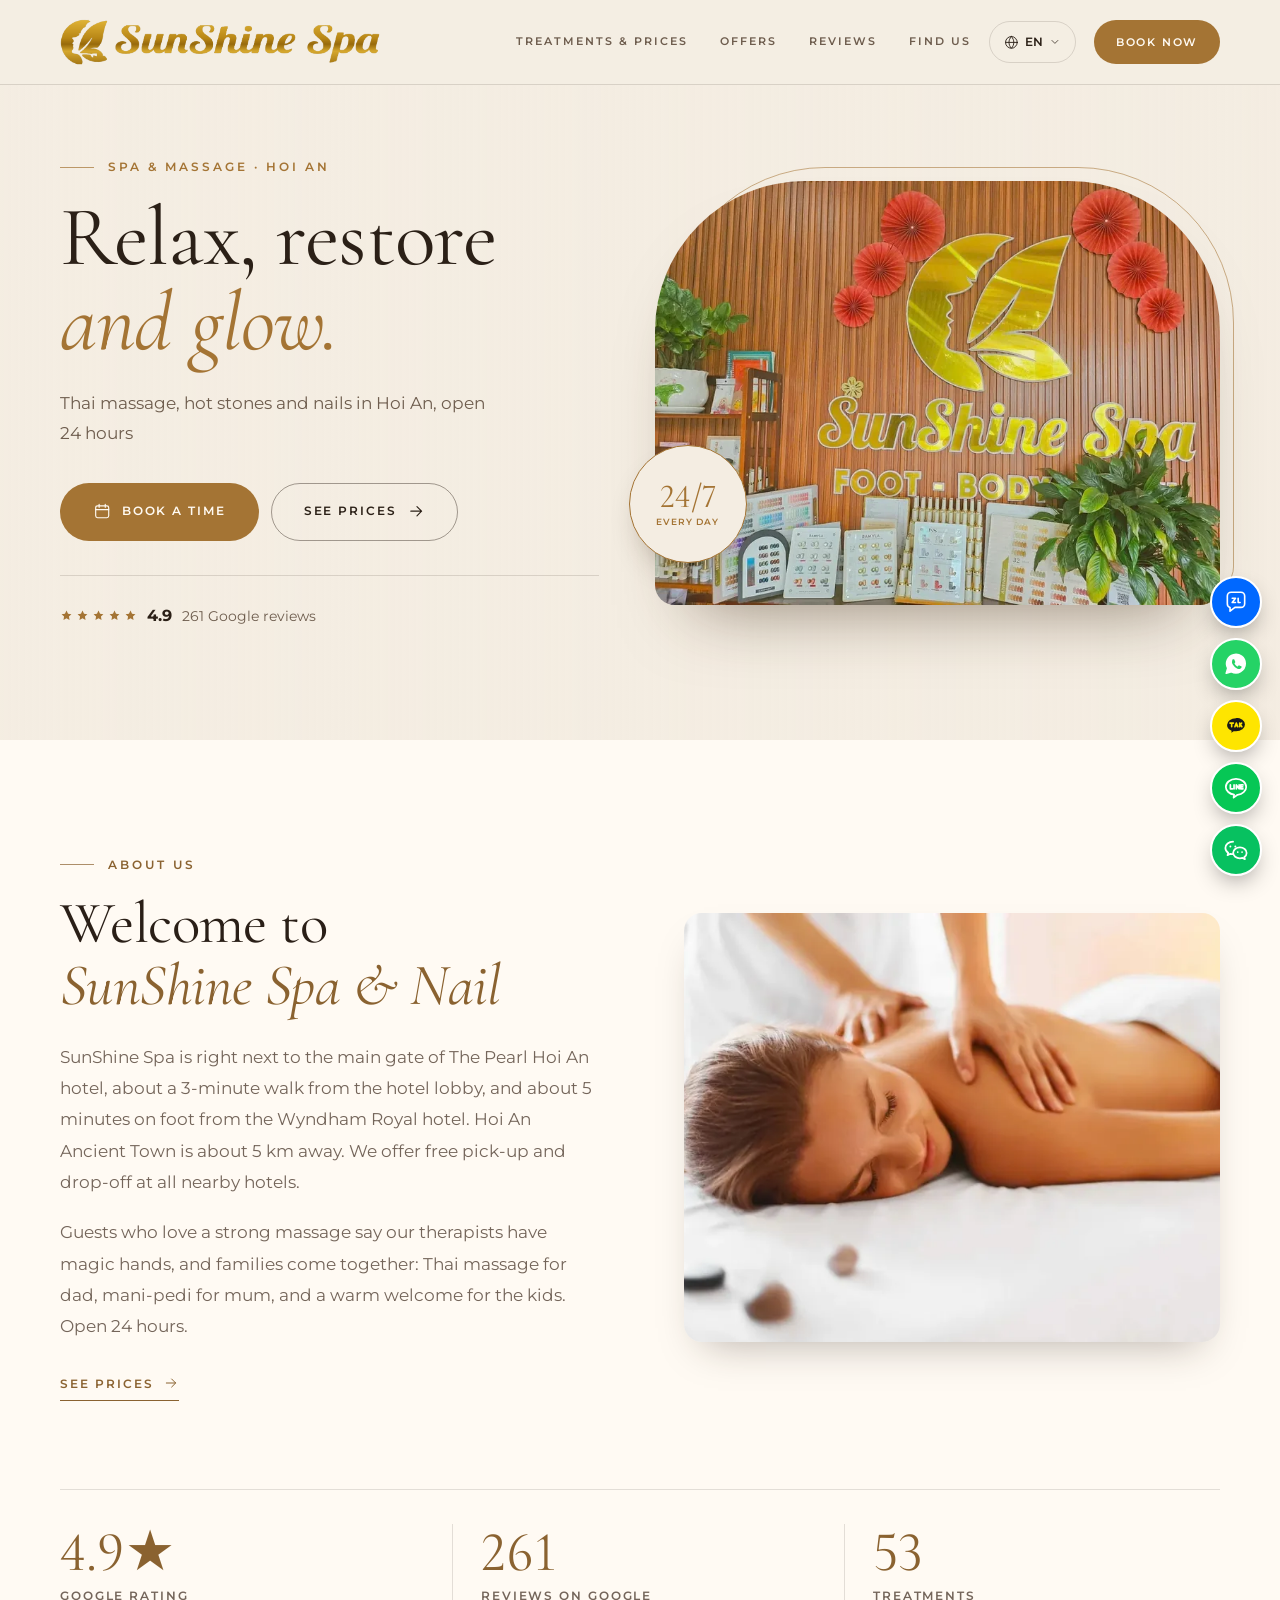
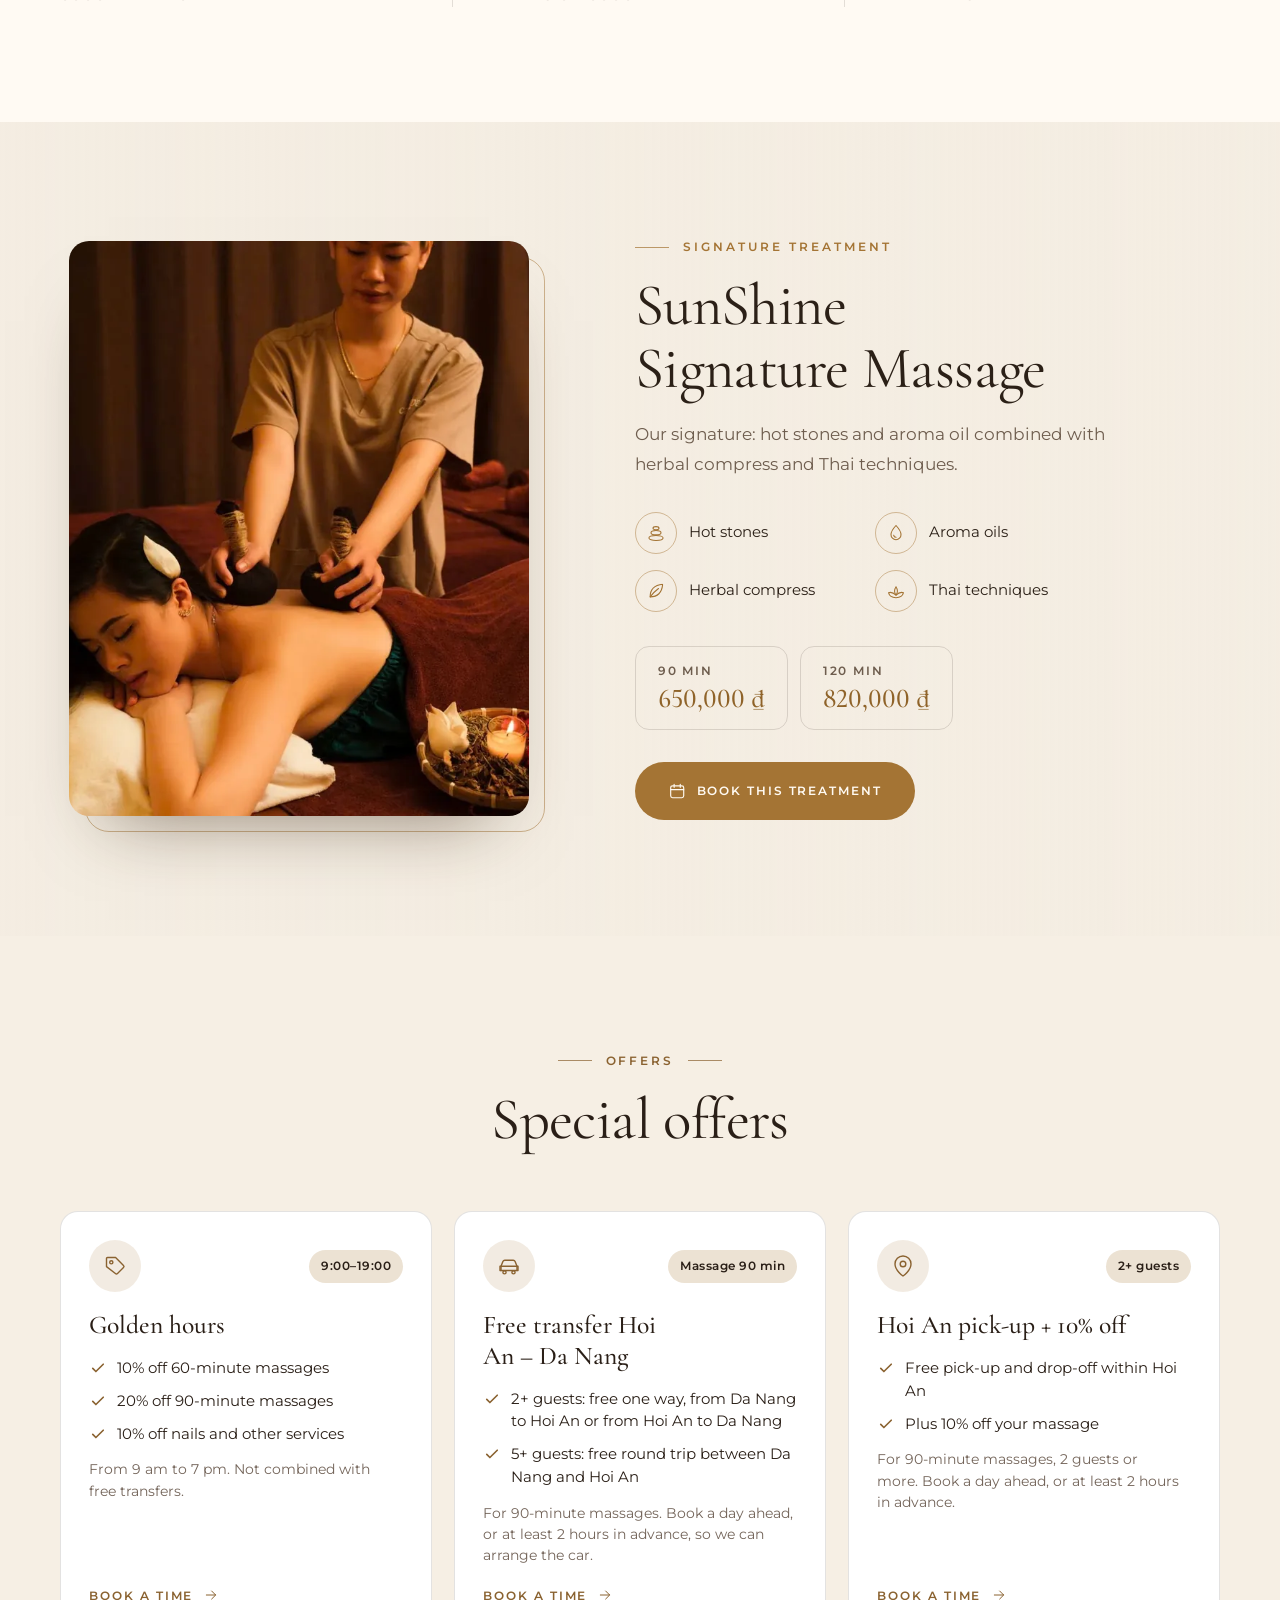
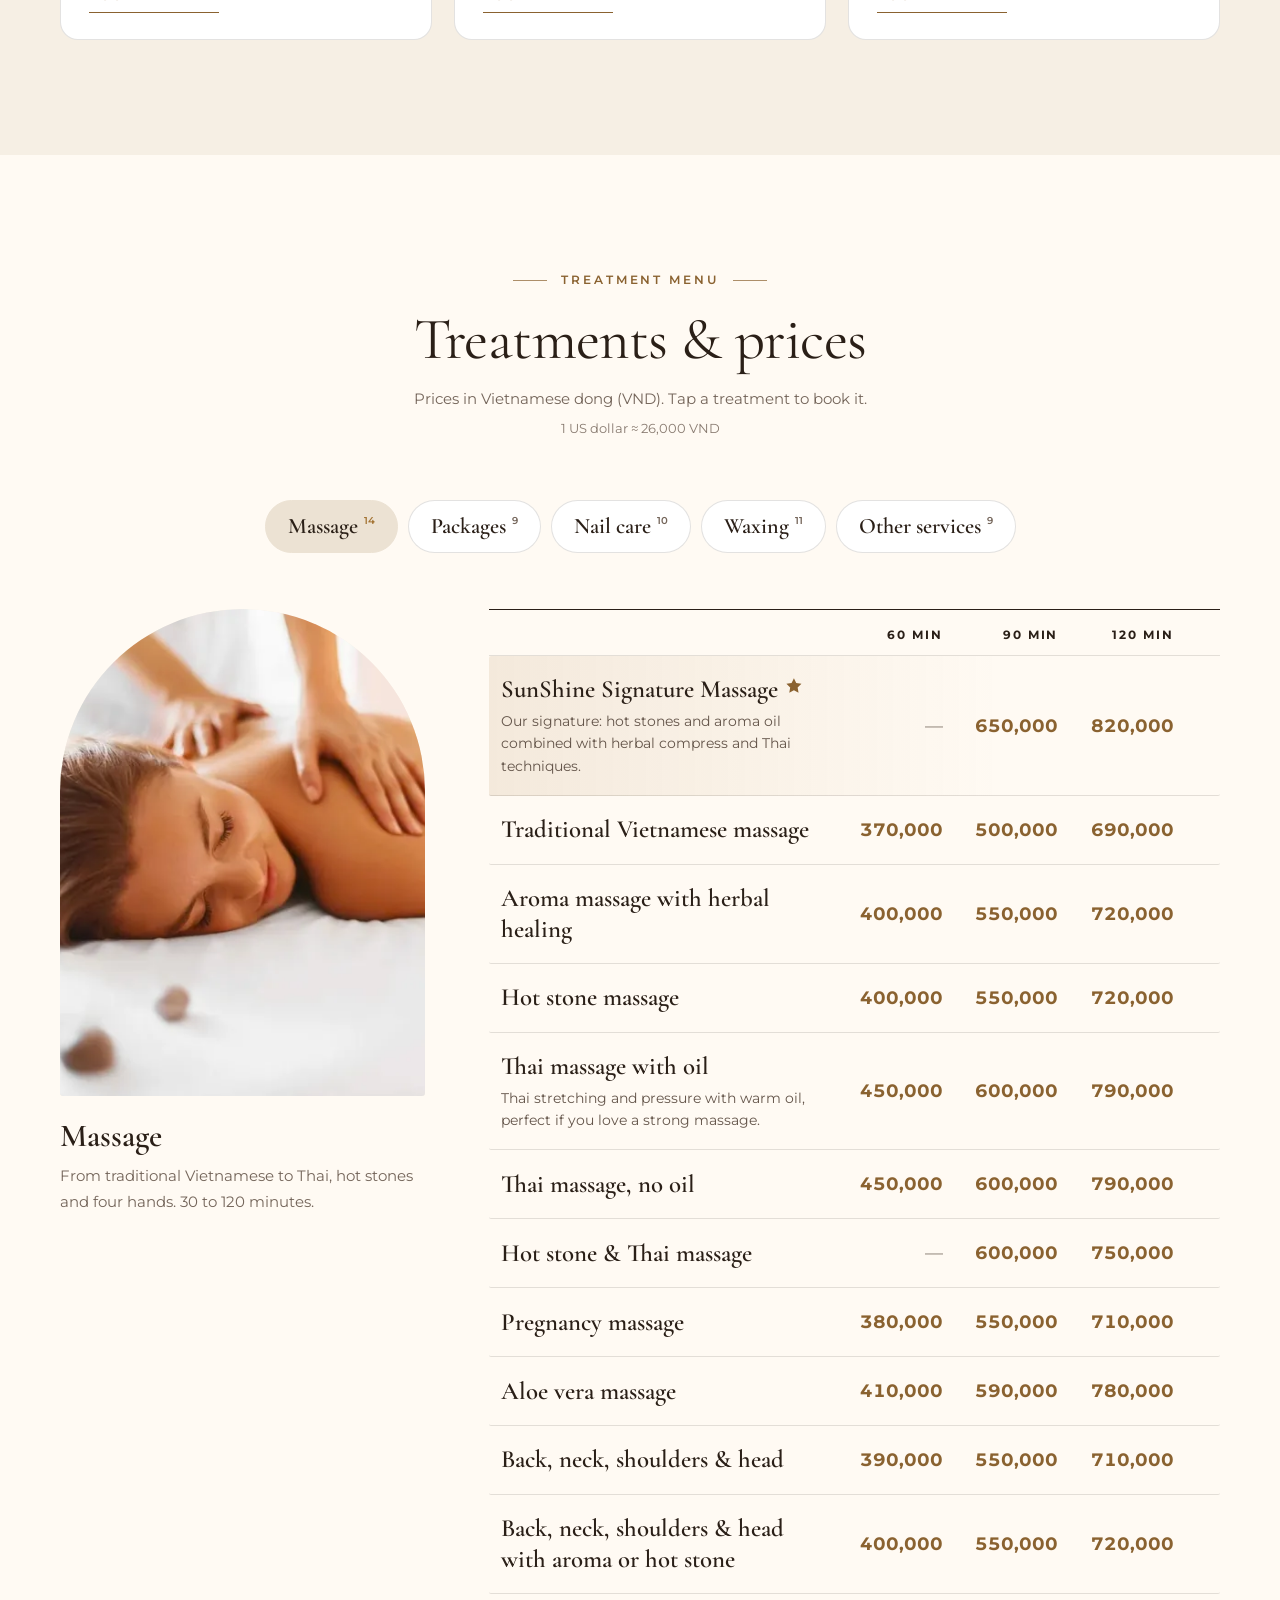
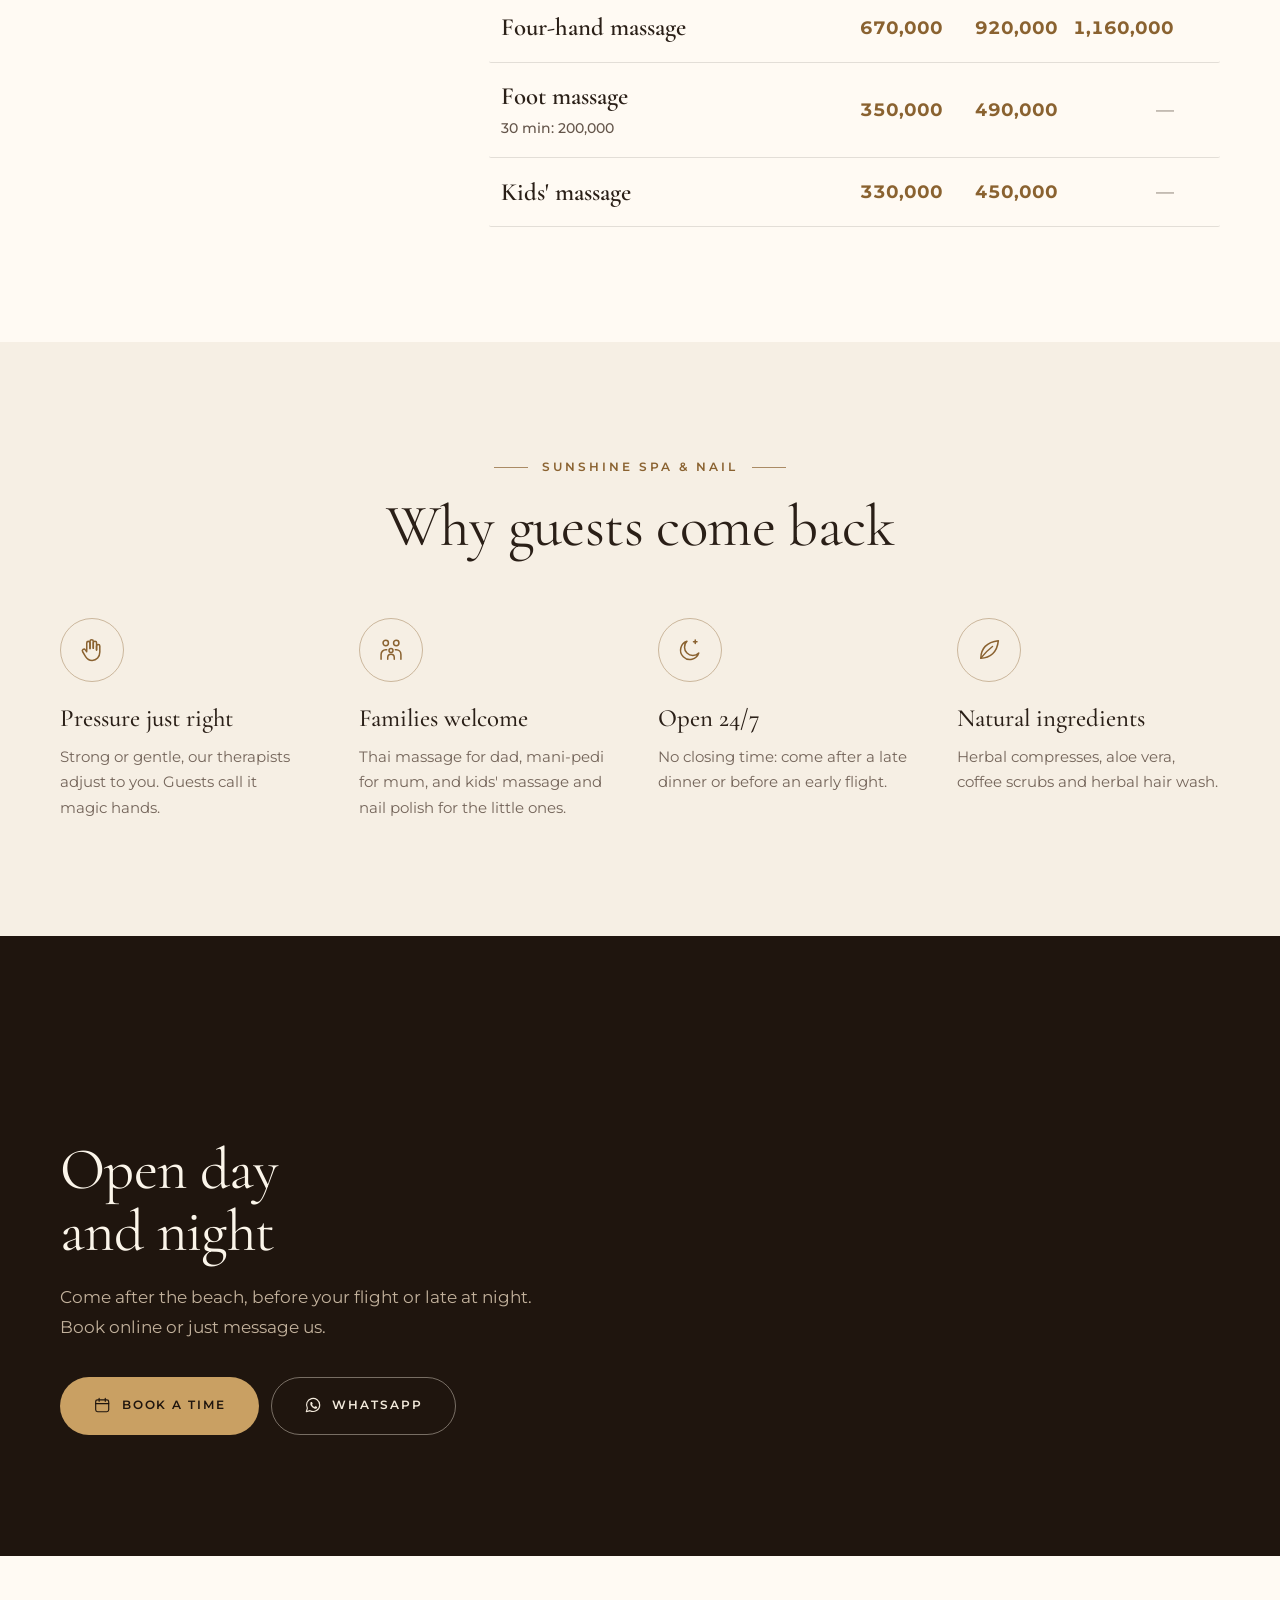
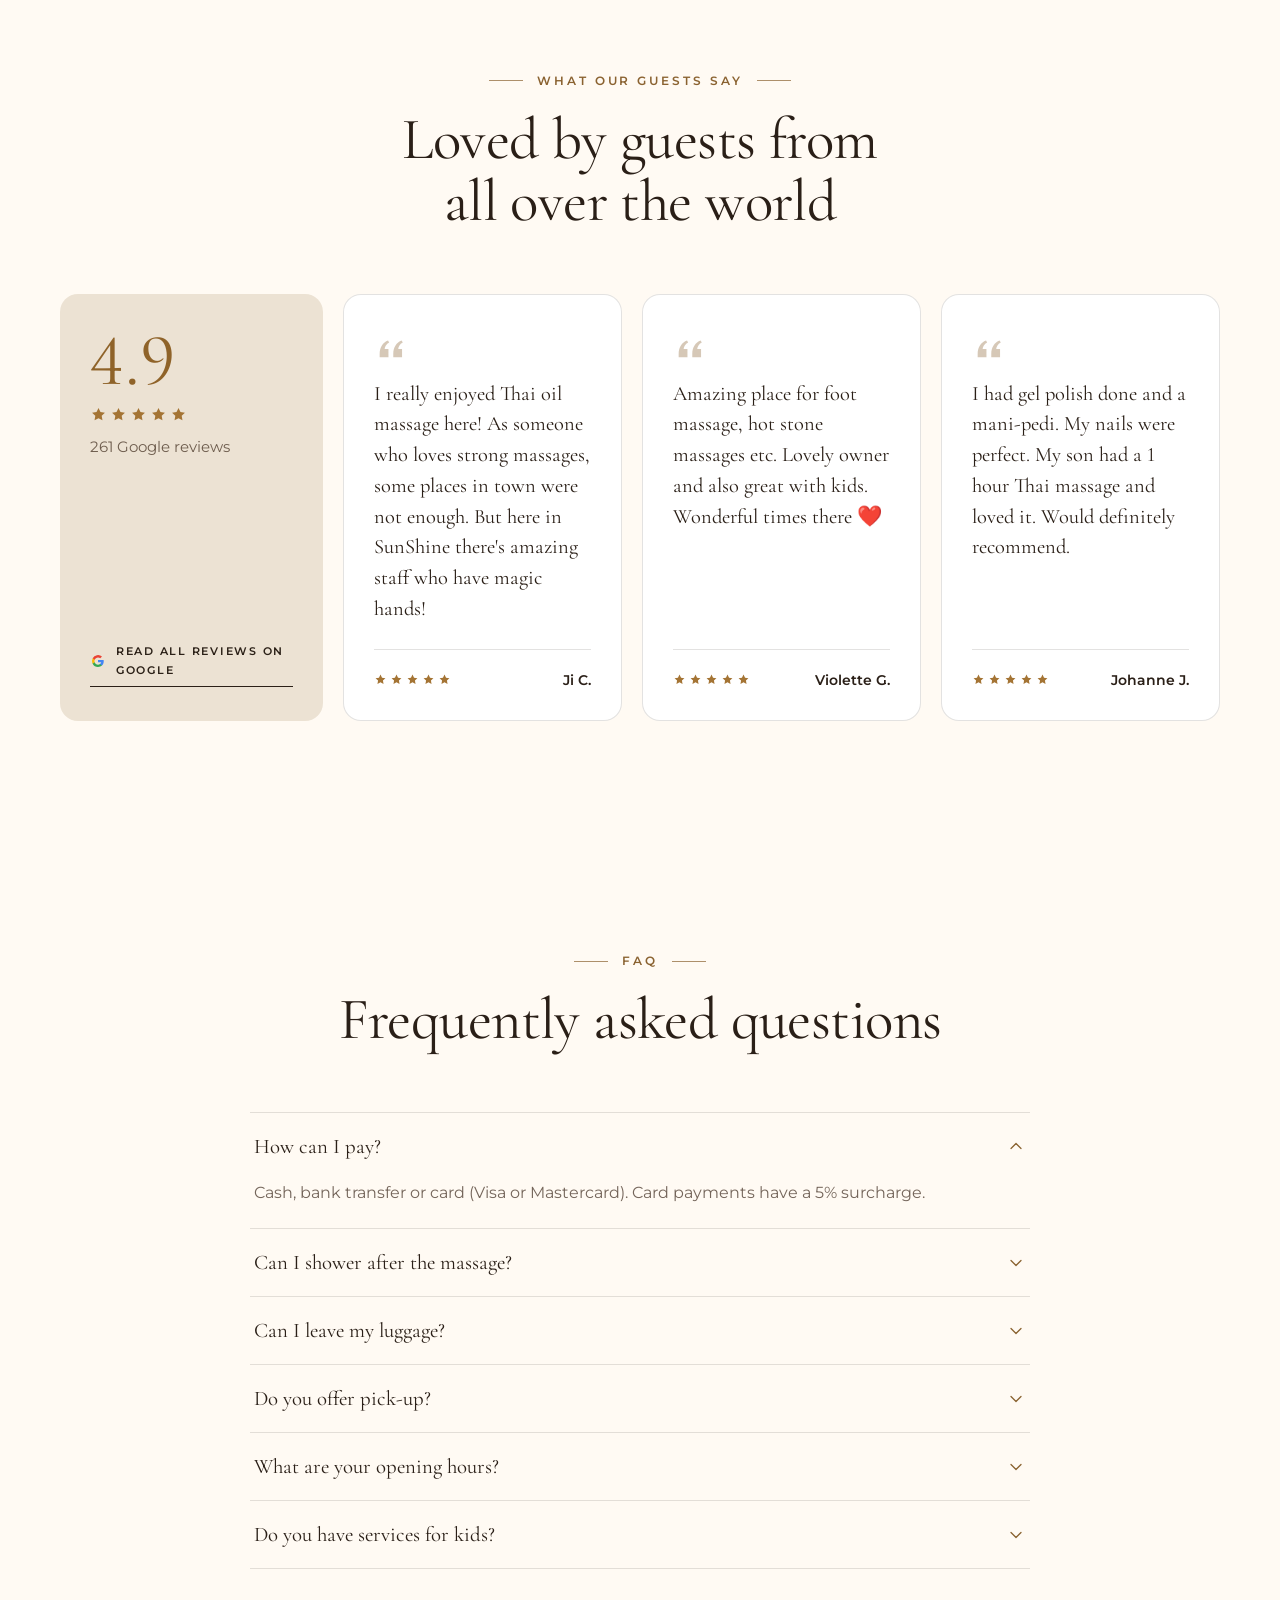
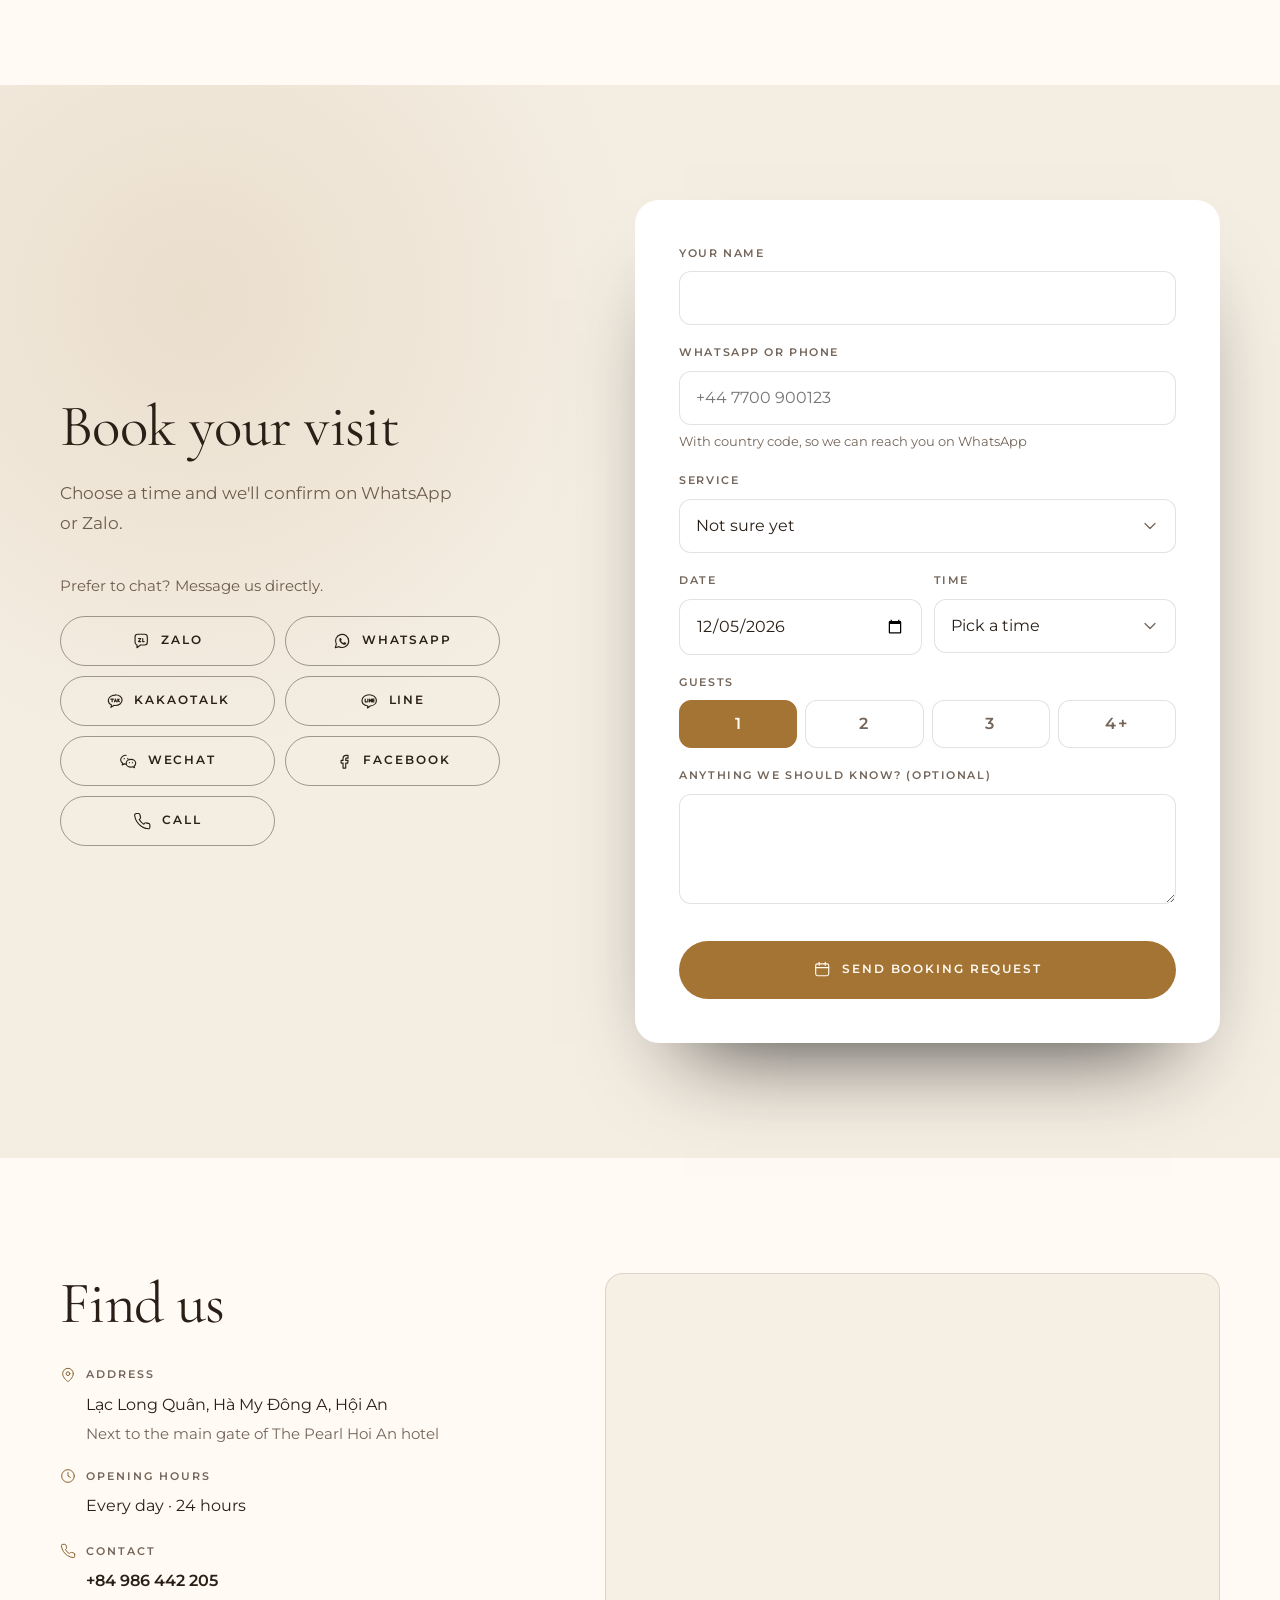
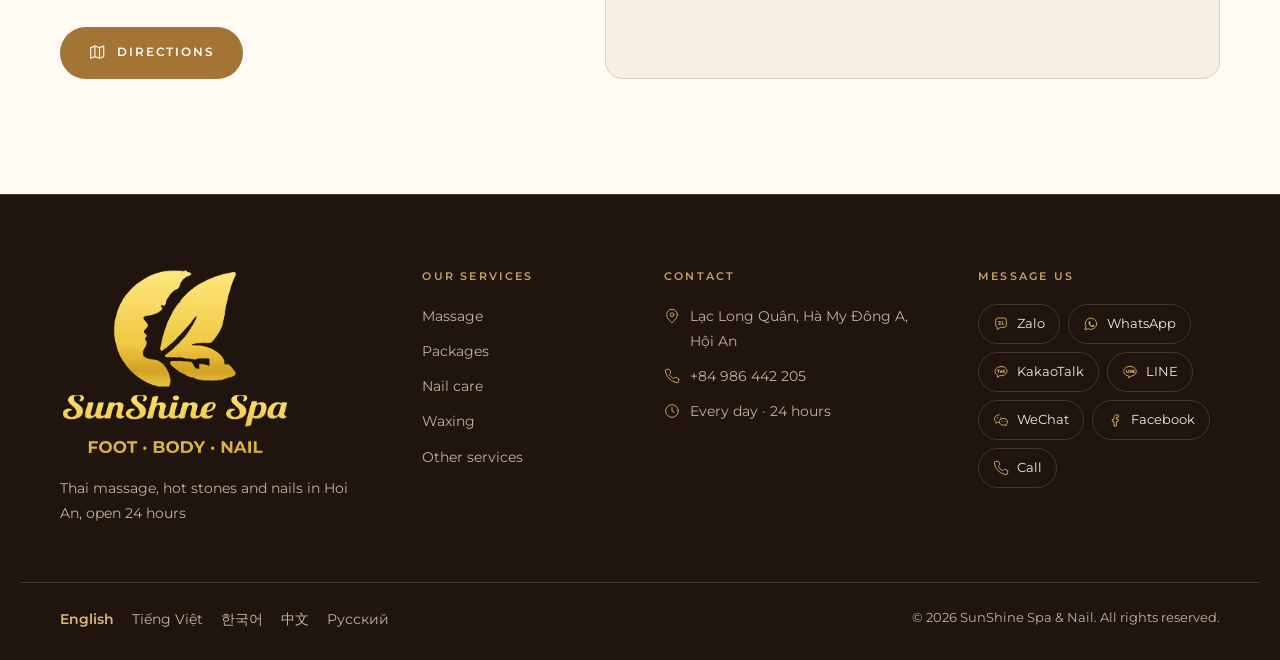
<file: index.html>
<!doctype html>
<html lang="en" class="v3 bg-palm t-light t-sunshine">
<head>
<meta charset="utf-8">
<meta name="viewport" content="width=device-width, initial-scale=1, viewport-fit=cover">
<title>SunShine Spa &amp; Nail · Spa &amp; massage · Hoi An</title>
<meta name="description" content="Thai massage, hot stones and nails in Hoi An, open 24 hours · 4.9★ · 261 Google reviews">
<meta name="robots" content="noindex,nofollow">
<link rel="canonical" href="https://romans7997.github.io/sunshine-spa/">
<link rel="alternate" hreflang="en" href="https://romans7997.github.io/sunshine-spa/">
<link rel="alternate" hreflang="vi" href="https://romans7997.github.io/sunshine-spa/vi/">
<link rel="alternate" hreflang="ko" href="https://romans7997.github.io/sunshine-spa/ko/">
<link rel="alternate" hreflang="zh" href="https://romans7997.github.io/sunshine-spa/zh/">
<link rel="alternate" hreflang="ru" href="https://romans7997.github.io/sunshine-spa/ru/">
<link rel="alternate" hreflang="x-default" href="https://romans7997.github.io/sunshine-spa/">
<meta property="og:type" content="website">
<meta property="og:title" content="SunShine Spa &amp; Nail">
<meta property="og:description" content="Thai massage, hot stones and nails in Hoi An, open 24 hours">
<meta property="og:image" content="https://romans7997.github.io/sunshine-spa/img/og.jpg"><meta name="theme-color" content="#1f150e">
<link rel="icon" href="favicon.svg" type="image/svg+xml">
<link rel="preconnect" href="https://fonts.googleapis.com">
<link rel="preconnect" href="https://fonts.gstatic.com" crossorigin>
<link rel="stylesheet" href="https://fonts.googleapis.com/css2?family=Cormorant+Garamond:ital,wght@0,400;0,500;0,600;1,400;1,500&amp;family=Montserrat:wght@400;500;600&amp;display=swap">
<link rel="stylesheet" href="assets/v3.css?v=6aaa0906">
<style>:root{ --wood:#f4ede2;--wood-2:#ece2d3;--wood-3:#e0d3bf;--wood-rgb:244,237,226;--cream:#fffaf3;--cream-2:#f6efe4;--paper:#ffffff;--on-dark:#2b2017;--on-dark-muted:#6e5d4e;--on-dark-rgb:43,32,23;--on-dark-head:#2b2017;--line-dark:rgba(43,32,23,.14);--gold:#a47434;--gold-hi:#8f6329;--gold-rgb:164,116,52;--btn-ink:#fffaf2;--gold-deep:#8a6230;--glow-rgb:214,168,98;--glow2-rgb:190,150,95;--slat-rgb:120,90,60 }</style>
<script>document.documentElement.classList.add("js")</script>
<link rel="preload" as="image" href="img/hero-1280.webp" imagesrcset="img/hero-800.webp 800w, img/hero-1280.webp 1280w" imagesizes="(min-width: 960px) 40vw, 100vw">
<script type="application/ld+json">{"@context": "https://schema.org", "@type": "DaySpa", "name": "SunShine Spa & Nail", "telephone": "+84986442205", "url": "https://romans7997.github.io/sunshine-spa/", "address": {"@type": "PostalAddress", "streetAddress": "Lạc Long Quân, Hà My Đông A, Hội An", "addressLocality": "Hoi An", "addressCountry": "VN"}, "openingHoursSpecification": [{"@type": "OpeningHoursSpecification", "dayOfWeek": "Monday", "opens": "00:00", "closes": "24:00"}, {"@type": "OpeningHoursSpecification", "dayOfWeek": "Tuesday", "opens": "00:00", "closes": "24:00"}, {"@type": "OpeningHoursSpecification", "dayOfWeek": "Wednesday", "opens": "00:00", "closes": "24:00"}, {"@type": "OpeningHoursSpecification", "dayOfWeek": "Thursday", "opens": "00:00", "closes": "24:00"}, {"@type": "OpeningHoursSpecification", "dayOfWeek": "Friday", "opens": "00:00", "closes": "24:00"}, {"@type": "OpeningHoursSpecification", "dayOfWeek": "Saturday", "opens": "00:00", "closes": "24:00"}, {"@type": "OpeningHoursSpecification", "dayOfWeek": "Sunday", "opens": "00:00", "closes": "24:00"}], "sameAs": ["https://www.facebook.com/p/Sunshine-Spa-Nail-100092625280093/", "https://www.google.com/maps/place/?q=place_id:ChIJjfmBW60PQjERwZygsNHJV4o"], "priceRange": "₫₫", "image": "https://romans7997.github.io/sunshine-spa/img/hero-1280.webp"}</script>
<script type="application/ld+json">{"@context": "https://schema.org", "@type": "FAQPage", "mainEntity": [{"@type": "Question", "name": "How can I pay?", "acceptedAnswer": {"@type": "Answer", "text": "Cash, bank transfer or card (Visa or Mastercard). Card payments have a 5% surcharge."}}, {"@type": "Question", "name": "Can I shower after the massage?", "acceptedAnswer": {"@type": "Answer", "text": "Yes, you can take a shower after your massage."}}, {"@type": "Question", "name": "Can I leave my luggage?", "acceptedAnswer": {"@type": "Answer", "text": "Yes. Leave your luggage with us, go sightseeing and pick it up later."}}, {"@type": "Question", "name": "Do you offer pick-up?", "acceptedAnswer": {"@type": "Answer", "text": "Yes. Pick-up and drop-off at all nearby hotels is free. For 90-minute massages there is also a free transfer within Hoi An for 2+ guests, one way between Da Nang and Hoi An for 2+ guests, and both ways for 5+ guests. Book a day ahead, or at least 2 hours in advance."}}, {"@type": "Question", "name": "What are your opening hours?", "acceptedAnswer": {"@type": "Answer", "text": "We're open 24 hours, every day."}}, {"@type": "Question", "name": "Do you have services for kids?", "acceptedAnswer": {"@type": "Answer", "text": "Yes, kids' massage and kids' nail polish, so the whole family can relax together."}}]}</script>
</head>
<body>
<a class="skip" href="#main">Skip to content</a>

<header class="nav" id="top">
  <div class="wrap nav-inner">
    <a class="logo" href="#top" aria-label="SunShine Spa &amp; Nail"><img class="logo-img" src="logo-wide.png" alt="SunShine Spa &amp; Nail" width="2098" height="300"></a>
    <nav class="nav-links" aria-label="Menu">
      <a href="#services">Treatments &amp; prices</a>
<a href="#offers">Offers</a><a href="#reviews">Reviews</a>      <a href="#visit">Find us</a>
    </nav>
    <details class="lang">
      <summary aria-label="Language"><svg class="ic" viewBox="0 0 24 24" aria-hidden="true" focusable="false"><circle cx="12" cy="12" r="9.5"/><path d="M2.5 12h19M12 2.5c2.6 2.8 3.9 6 3.9 9.5S14.6 18.7 12 21.5C9.4 18.7 8.1 15.5 8.1 12S9.4 5.3 12 2.5z"/></svg><span>EN</span><svg class="ic chev" viewBox="0 0 24 24" aria-hidden="true" focusable="false"><path d="M6 9l6 6 6-6"/></svg></summary>
      <ul class="lang-menu">
<li><a href="./" hreflang="en" lang="en" data-lang="en" aria-current="true">English</a></li>
<li><a href="vi/" hreflang="vi" lang="vi" data-lang="vi">Tiếng Việt</a></li>
<li><a href="ko/" hreflang="ko" lang="ko" data-lang="ko">한국어</a></li>
<li><a href="zh/" hreflang="zh" lang="zh" data-lang="zh">中文</a></li>
<li><a href="ru/" hreflang="ru" lang="ru" data-lang="ru">Русский</a></li>
      </ul>
    </details>
<a class="btn btn-gold btn-sm nav-book" href="#book">Book now</a>  </div>
</header>

<main id="main">
  <section class="hero">
    <div class="tex" aria-hidden="true"><picture><source media="(max-width: 959px)" srcset="img/texm-800.webp 800w, img/texm-1600.webp 1600w" sizes="100vw"><img src="img/tex-1600.webp" srcset="img/tex-800.webp 800w, img/tex-1600.webp 1600w" sizes="100vw" alt="" decoding="async"></picture></div>
    <div class="wrap hero-grid">
      <div class="hero-copy">
        <p class="eyebrow eyebrow-light">Spa &amp; massage · Hoi An</p>
        <h1 class="hero-title"><span>Relax, restore</span> <em>and glow.</em></h1>
        <p class="hero-lead">Thai massage, hot stones and nails in Hoi An, open 24 hours</p>
        <div class="hero-cta">
<a class="btn btn-gold btn-lg" href="#book"><svg class="ic" viewBox="0 0 24 24" aria-hidden="true" focusable="false"><rect x="3.5" y="5" width="17" height="15.5" rx="2.5"/><path d="M8 3v4M16 3v4M3.5 10h17"/></svg><span>Book a time</span></a><a class="btn btn-line-light btn-lg" href="#services"><span>See prices</span><svg class="ic" viewBox="0 0 24 24" aria-hidden="true" focusable="false"><path d="M5 12h14M13 6l6 6-6 6"/></svg></a>        </div>
        <div class="hero-meta">
<a class="hero-rating" href="https://www.google.com/maps/place/?q=place_id:ChIJjfmBW60PQjERwZygsNHJV4o" target="_blank" rel="noopener"><span class="stars xs" role="img" aria-label="4.9 / 5"><svg class="st" viewBox="0 0 24 24" aria-hidden="true" focusable="false"><path class="fill" d="M12 2.8l2.8 5.8 6.3.9-4.6 4.4 1.1 6.3L12 17.2l-5.6 3 1.1-6.3L2.9 9.5l6.3-.9z"/></svg><svg class="st" viewBox="0 0 24 24" aria-hidden="true" focusable="false"><path class="fill" d="M12 2.8l2.8 5.8 6.3.9-4.6 4.4 1.1 6.3L12 17.2l-5.6 3 1.1-6.3L2.9 9.5l6.3-.9z"/></svg><svg class="st" viewBox="0 0 24 24" aria-hidden="true" focusable="false"><path class="fill" d="M12 2.8l2.8 5.8 6.3.9-4.6 4.4 1.1 6.3L12 17.2l-5.6 3 1.1-6.3L2.9 9.5l6.3-.9z"/></svg><svg class="st" viewBox="0 0 24 24" aria-hidden="true" focusable="false"><path class="fill" d="M12 2.8l2.8 5.8 6.3.9-4.6 4.4 1.1 6.3L12 17.2l-5.6 3 1.1-6.3L2.9 9.5l6.3-.9z"/></svg><svg class="st" viewBox="0 0 24 24" aria-hidden="true" focusable="false"><path class="fill" d="M12 2.8l2.8 5.8 6.3.9-4.6 4.4 1.1 6.3L12 17.2l-5.6 3 1.1-6.3L2.9 9.5l6.3-.9z"/></svg></span><strong>4.9</strong><span>261 Google reviews</span></a>        </div>
      </div>
      <div class="hero-media">
        <div class="arch"><img src="img/hero-1280.webp" srcset="img/hero-800.webp 800w, img/hero-1280.webp 1280w" sizes="(min-width: 960px) 40vw, 100vw" alt="" width="1280" height="960" fetchpriority="high" style="object-position:50% 40%"></div>
<div class="seal" aria-hidden="true"><span class="seal-big">24/7</span><span class="seal-small">every day</span></div>
      </div>
    </div>
  </section>


  <section class="section intro" id="about">
    <div class="wrap">
      <div class="intro-grid">
        <div class="intro-copy">
          <p class="eyebrow">About us</p>
          <h2>Welcome to <em>SunShine Spa &amp; Nail</em></h2>
<p class="lead">SunShine Spa is right next to the main gate of The Pearl Hoi An hotel, about a 3-minute walk from the hotel lobby, and about 5 minutes on foot from the Wyndham Royal hotel. Hoi An Ancient Town is about 5 km away. We offer free pick-up and drop-off at all nearby hotels.</p><p class="lead">Guests who love a strong massage say our therapists have magic hands, and families come together: Thai massage for dad, mani-pedi for mum, and a warm welcome for the kids. Open 24 hours.</p>          <a class="link-arrow" href="#services"><span>See prices</span><svg class="ic" viewBox="0 0 24 24" aria-hidden="true" focusable="false"><path d="M5 12h14M13 6l6 6-6 6"/></svg></a>
        </div>
        <div class="intro-media"><img src="img/about-1280.webp" srcset="img/about-800.webp 800w, img/about-1280.webp 1280w" sizes="(min-width: 960px) 42vw, 100vw" alt="" width="1280" height="854" loading="lazy" decoding="async" style="object-position:40% 50%"></div>
      </div>
      <ul class="stats" style="--n:3">
<li><span class="stat-big">4.9★</span><span class="stat-small">Google rating</span></li>
<li><span class="stat-big">261</span><span class="stat-small">reviews on Google</span></li>
<li><span class="stat-big">53</span><span class="stat-small">treatments</span></li>
      </ul>
    </div>
  </section>

  <section class="section signature" id="signature">
    <div class="tex" aria-hidden="true"><picture><source media="(max-width: 959px)" srcset="img/texm-800.webp 800w, img/texm-1600.webp 1600w" sizes="100vw"><img src="img/tex-1600.webp" srcset="img/tex-800.webp 800w, img/tex-1600.webp 1600w" sizes="100vw" alt="" decoding="async"></picture></div>
    <div class="wrap sig-grid">
<div class="sig-media"><div class="sig-frame"><img src="img/sig-1000.webp" srcset="img/sig-800.webp 800w, img/sig-1000.webp 1000w" sizes="(min-width: 960px) 40vw, 100vw" alt="" width="1000" height="1000" loading="lazy" decoding="async" style="object-position:45% 50%"></div></div>      <div class="sig-copy">
        <p class="eyebrow eyebrow-light">Signature treatment</p>
        <h2>SunShine Signature Massage</h2>
<p class="sig-desc">Our signature: hot stones and aroma oil combined with herbal compress and Thai techniques.</p>        <ul class="sig-incl" aria-label="What&#39;s inside">
<li><svg class="ic" viewBox="0 0 24 24" aria-hidden="true" focusable="false"><ellipse cx="12" cy="18" rx="8.5" ry="3"/><ellipse cx="12" cy="11.6" rx="6" ry="2.6"/><ellipse cx="12" cy="6.2" rx="3.6" ry="1.9"/></svg><span>Hot stones</span></li><li><svg class="ic" viewBox="0 0 24 24" aria-hidden="true" focusable="false"><path d="M12 3s6 6.4 6 11a6 6 0 0 1-12 0c0-4.6 6-11 6-11z"/><path d="M9.2 14.6a2.9 2.9 0 0 0 2.8 2.6"/></svg><span>Aroma oils</span></li><li><svg class="ic" viewBox="0 0 24 24" aria-hidden="true" focusable="false"><path d="M5 19c0-8 5-14 15-15-1 10-7 15-15 15z"/><path d="M5 19c3-4 6-7 10-10"/></svg><span>Herbal compress</span></li><li><svg class="ic" viewBox="0 0 24 24" aria-hidden="true" focusable="false"><path d="M12 20c-4 0-8-2-9-6 3-1 6 0 9 3 3-3 6-4 9-3-1 4-5 6-9 6z"/><path d="M12 17c-2-2.5-2.5-6 0-10 2.5 4 2 7.5 0 10z"/></svg><span>Thai techniques</span></li>        </ul>
        <ul class="sig-prices">
<li><span>90 min</span><strong>650,000 ₫</strong></li><li><span>120 min</span><strong>820,000 ₫</strong></li>        </ul>
<a class="btn btn-gold btn-lg" href="#book" data-service="s0-0"><svg class="ic" viewBox="0 0 24 24" aria-hidden="true" focusable="false"><rect x="3.5" y="5" width="17" height="15.5" rx="2.5"/><path d="M8 3v4M16 3v4M3.5 10h17"/></svg><span>Book this treatment</span></a>      </div>
    </div>
  </section>

  <section class="section offers" id="offers">
    <div class="wrap">
      <header class="section-head center"><p class="eyebrow">Offers</p><h2>Special offers</h2></header>
      <ul class="off-grid">
        <li class="off">
          <div class="off-top"><span class="off-ic"><svg class="ic" viewBox="0 0 24 24" aria-hidden="true" focusable="false"><path d="M3.5 12.6V4.5a1 1 0 0 1 1-1h8.1l7.9 7.9a1.5 1.5 0 0 1 0 2.1l-6 6a1.5 1.5 0 0 1-2.1 0z"/><circle cx="8.3" cy="8.3" r="1.6"/></svg></span><span class="off-tag">9:00–19:00</span></div>
          <h3>Golden hours</h3>
          <ul class="off-lines"><li><svg class="ic" viewBox="0 0 24 24" aria-hidden="true" focusable="false"><path d="M5 12.5l4.2 4.2L19 7"/></svg><span>10% off 60-minute massages</span></li><li><svg class="ic" viewBox="0 0 24 24" aria-hidden="true" focusable="false"><path d="M5 12.5l4.2 4.2L19 7"/></svg><span>20% off 90-minute massages</span></li><li><svg class="ic" viewBox="0 0 24 24" aria-hidden="true" focusable="false"><path d="M5 12.5l4.2 4.2L19 7"/></svg><span>10% off nails and other services</span></li></ul>
<p class="off-note">From 9 am to 7 pm. Not combined with free transfers.</p><a class="link-arrow" href="#book"><span>Book a time</span><svg class="ic" viewBox="0 0 24 24" aria-hidden="true" focusable="false"><path d="M5 12h14M13 6l6 6-6 6"/></svg></a>        </li>
        <li class="off">
          <div class="off-top"><span class="off-ic"><svg class="ic" viewBox="0 0 24 24" aria-hidden="true" focusable="false"><path d="M4 16.5v-4.2l1.9-4.8A2 2 0 0 1 7.8 6.2h8.4a2 2 0 0 1 1.9 1.3l1.9 4.8v4.2"/><path d="M3 12.3h18v4.2H3z"/><circle cx="7.5" cy="18.3" r="1.6"/><circle cx="16.5" cy="18.3" r="1.6"/></svg></span><span class="off-tag">Massage 90 min</span></div>
          <h3>Free transfer Hoi An – Da Nang</h3>
          <ul class="off-lines"><li><svg class="ic" viewBox="0 0 24 24" aria-hidden="true" focusable="false"><path d="M5 12.5l4.2 4.2L19 7"/></svg><span>2+ guests: free one way, from Da Nang to Hoi An or from Hoi An to Da Nang</span></li><li><svg class="ic" viewBox="0 0 24 24" aria-hidden="true" focusable="false"><path d="M5 12.5l4.2 4.2L19 7"/></svg><span>5+ guests: free round trip between Da Nang and Hoi An</span></li></ul>
<p class="off-note">For 90-minute massages. Book a day ahead, or at least 2 hours in advance, so we can arrange the car.</p><a class="link-arrow" href="#book"><span>Book a time</span><svg class="ic" viewBox="0 0 24 24" aria-hidden="true" focusable="false"><path d="M5 12h14M13 6l6 6-6 6"/></svg></a>        </li>
        <li class="off">
          <div class="off-top"><span class="off-ic"><svg class="ic" viewBox="0 0 24 24" aria-hidden="true" focusable="false"><path d="M20 10c0 6.5-8 12-8 12s-8-5.5-8-12a8 8 0 0 1 16 0z"/><circle cx="12" cy="10" r="2.8"/></svg></span><span class="off-tag">2+ guests</span></div>
          <h3>Hoi An pick-up + 10% off</h3>
          <ul class="off-lines"><li><svg class="ic" viewBox="0 0 24 24" aria-hidden="true" focusable="false"><path d="M5 12.5l4.2 4.2L19 7"/></svg><span>Free pick-up and drop-off within Hoi An</span></li><li><svg class="ic" viewBox="0 0 24 24" aria-hidden="true" focusable="false"><path d="M5 12.5l4.2 4.2L19 7"/></svg><span>Plus 10% off your massage</span></li></ul>
<p class="off-note">For 90-minute massages, 2 guests or more. Book a day ahead, or at least 2 hours in advance.</p><a class="link-arrow" href="#book"><span>Book a time</span><svg class="ic" viewBox="0 0 24 24" aria-hidden="true" focusable="false"><path d="M5 12h14M13 6l6 6-6 6"/></svg></a>        </li>
      </ul>
    </div>
  </section>

  <section class="section menu-sec" id="services">
    <div class="wrap">
      <header class="section-head center">
        <p class="eyebrow">Treatment menu</p>
        <h2>Treatments &amp; prices</h2>
        <p class="section-note">Prices in Vietnamese dong (VND). Tap a treatment to book it. <span class="rate">1 US dollar ≈ 26,000 VND</span></p>
      </header>
      <div class="tabs" role="tablist" aria-label="Treatments &amp; prices">
<button type="button" role="tab" id="tab-cat0" aria-controls="cat0" aria-selected="true">Massage<sup>14</sup></button><button type="button" role="tab" id="tab-cat1" aria-controls="cat1" aria-selected="false" tabindex="-1">Packages<sup>9</sup></button><button type="button" role="tab" id="tab-cat2" aria-controls="cat2" aria-selected="false" tabindex="-1">Nail care<sup>10</sup></button><button type="button" role="tab" id="tab-cat3" aria-controls="cat3" aria-selected="false" tabindex="-1">Waxing<sup>11</sup></button><button type="button" role="tab" id="tab-cat4" aria-controls="cat4" aria-selected="false" tabindex="-1">Other services<sup>9</sup></button>      </div>
      <div class="panel is-active" id="cat0" role="tabpanel" aria-labelledby="tab-cat0">
        <div class="panel-media">
<div class="panel-img"><img src="img/about-1280.webp" srcset="img/about-800.webp 800w, img/about-1280.webp 1280w" sizes="(min-width: 960px) 30vw, 140px" alt="" width="1280" height="854" fetchpriority="high" style="object-position:32% 45%"></div>          <h3 class="panel-title">Massage</h3>
<p class="panel-desc">From traditional Vietnamese to Thai, hot stones and four hands. 30 to 120 minutes.</p>        </div>
        <div class="panel-list">
          <div class="mt" style="--cols:3">
            <div class="mt-head" aria-hidden="true"><span></span><span>60 min</span><span>90 min</span><span>120 min</span><span></span></div>
            <a class="mt-row is-pop" href="#book" data-service="s0-0">
              <span class="mt-name">SunShine Signature Massage <span class="pop"><svg class="ic" viewBox="0 0 24 24" aria-hidden="true" focusable="false"><path class="fill" d="M12 2.8l2.8 5.8 6.3.9-4.6 4.4 1.1 6.3L12 17.2l-5.6 3 1.1-6.3L2.9 9.5l6.3-.9z"/></svg></span><small>Our signature: hot stones and aroma oil combined with herbal compress and Thai techniques.</small></span>
<span class="mt-p is-empty" data-l="60 min">—</span><span class="mt-p" data-l="90 min">650,000</span><span class="mt-p" data-l="120 min">820,000</span>              <span class="mt-go"><svg class="ic" viewBox="0 0 24 24" aria-hidden="true" focusable="false"><path d="M5 12h14M13 6l6 6-6 6"/></svg></span>
            </a>
            <a class="mt-row" href="#book" data-service="s0-1">
              <span class="mt-name">Traditional Vietnamese massage</span>
<span class="mt-p" data-l="60 min">370,000</span><span class="mt-p" data-l="90 min">500,000</span><span class="mt-p" data-l="120 min">690,000</span>              <span class="mt-go"><svg class="ic" viewBox="0 0 24 24" aria-hidden="true" focusable="false"><path d="M5 12h14M13 6l6 6-6 6"/></svg></span>
            </a>
            <a class="mt-row" href="#book" data-service="s0-2">
              <span class="mt-name">Aroma massage with herbal healing</span>
<span class="mt-p" data-l="60 min">400,000</span><span class="mt-p" data-l="90 min">550,000</span><span class="mt-p" data-l="120 min">720,000</span>              <span class="mt-go"><svg class="ic" viewBox="0 0 24 24" aria-hidden="true" focusable="false"><path d="M5 12h14M13 6l6 6-6 6"/></svg></span>
            </a>
            <a class="mt-row" href="#book" data-service="s0-3">
              <span class="mt-name">Hot stone massage</span>
<span class="mt-p" data-l="60 min">400,000</span><span class="mt-p" data-l="90 min">550,000</span><span class="mt-p" data-l="120 min">720,000</span>              <span class="mt-go"><svg class="ic" viewBox="0 0 24 24" aria-hidden="true" focusable="false"><path d="M5 12h14M13 6l6 6-6 6"/></svg></span>
            </a>
            <a class="mt-row" href="#book" data-service="s0-4">
              <span class="mt-name">Thai massage with oil<small>Thai stretching and pressure with warm oil, perfect if you love a strong massage.</small></span>
<span class="mt-p" data-l="60 min">450,000</span><span class="mt-p" data-l="90 min">600,000</span><span class="mt-p" data-l="120 min">790,000</span>              <span class="mt-go"><svg class="ic" viewBox="0 0 24 24" aria-hidden="true" focusable="false"><path d="M5 12h14M13 6l6 6-6 6"/></svg></span>
            </a>
            <a class="mt-row" href="#book" data-service="s0-5">
              <span class="mt-name">Thai massage, no oil</span>
<span class="mt-p" data-l="60 min">450,000</span><span class="mt-p" data-l="90 min">600,000</span><span class="mt-p" data-l="120 min">790,000</span>              <span class="mt-go"><svg class="ic" viewBox="0 0 24 24" aria-hidden="true" focusable="false"><path d="M5 12h14M13 6l6 6-6 6"/></svg></span>
            </a>
            <a class="mt-row" href="#book" data-service="s0-6">
              <span class="mt-name">Hot stone &amp; Thai massage</span>
<span class="mt-p is-empty" data-l="60 min">—</span><span class="mt-p" data-l="90 min">600,000</span><span class="mt-p" data-l="120 min">750,000</span>              <span class="mt-go"><svg class="ic" viewBox="0 0 24 24" aria-hidden="true" focusable="false"><path d="M5 12h14M13 6l6 6-6 6"/></svg></span>
            </a>
            <a class="mt-row" href="#book" data-service="s0-7">
              <span class="mt-name">Pregnancy massage</span>
<span class="mt-p" data-l="60 min">380,000</span><span class="mt-p" data-l="90 min">550,000</span><span class="mt-p" data-l="120 min">710,000</span>              <span class="mt-go"><svg class="ic" viewBox="0 0 24 24" aria-hidden="true" focusable="false"><path d="M5 12h14M13 6l6 6-6 6"/></svg></span>
            </a>
            <a class="mt-row" href="#book" data-service="s0-8">
              <span class="mt-name">Aloe vera massage</span>
<span class="mt-p" data-l="60 min">410,000</span><span class="mt-p" data-l="90 min">590,000</span><span class="mt-p" data-l="120 min">780,000</span>              <span class="mt-go"><svg class="ic" viewBox="0 0 24 24" aria-hidden="true" focusable="false"><path d="M5 12h14M13 6l6 6-6 6"/></svg></span>
            </a>
            <a class="mt-row" href="#book" data-service="s0-9">
              <span class="mt-name">Back, neck, shoulders &amp; head</span>
<span class="mt-p" data-l="60 min">390,000</span><span class="mt-p" data-l="90 min">550,000</span><span class="mt-p" data-l="120 min">710,000</span>              <span class="mt-go"><svg class="ic" viewBox="0 0 24 24" aria-hidden="true" focusable="false"><path d="M5 12h14M13 6l6 6-6 6"/></svg></span>
            </a>
            <a class="mt-row" href="#book" data-service="s0-10">
              <span class="mt-name">Back, neck, shoulders &amp; head with aroma or hot stone</span>
<span class="mt-p" data-l="60 min">400,000</span><span class="mt-p" data-l="90 min">550,000</span><span class="mt-p" data-l="120 min">720,000</span>              <span class="mt-go"><svg class="ic" viewBox="0 0 24 24" aria-hidden="true" focusable="false"><path d="M5 12h14M13 6l6 6-6 6"/></svg></span>
            </a>
            <a class="mt-row" href="#book" data-service="s0-11">
              <span class="mt-name">Four-hand massage</span>
<span class="mt-p" data-l="60 min">670,000</span><span class="mt-p" data-l="90 min">920,000</span><span class="mt-p" data-l="120 min">1,160,000</span>              <span class="mt-go"><svg class="ic" viewBox="0 0 24 24" aria-hidden="true" focusable="false"><path d="M5 12h14M13 6l6 6-6 6"/></svg></span>
            </a>
            <a class="mt-row" href="#book" data-service="s0-12">
              <span class="mt-name">Foot massage<small class="extra">30 min: 200,000</small></span>
<span class="mt-p" data-l="60 min">350,000</span><span class="mt-p" data-l="90 min">490,000</span><span class="mt-p is-empty" data-l="120 min">—</span>              <span class="mt-go"><svg class="ic" viewBox="0 0 24 24" aria-hidden="true" focusable="false"><path d="M5 12h14M13 6l6 6-6 6"/></svg></span>
            </a>
            <a class="mt-row" href="#book" data-service="s0-13">
              <span class="mt-name">Kids&#39; massage</span>
<span class="mt-p" data-l="60 min">330,000</span><span class="mt-p" data-l="90 min">450,000</span><span class="mt-p is-empty" data-l="120 min">—</span>              <span class="mt-go"><svg class="ic" viewBox="0 0 24 24" aria-hidden="true" focusable="false"><path d="M5 12h14M13 6l6 6-6 6"/></svg></span>
            </a>
          </div>
        </div>
      </div>
      <div class="panel" id="cat1" role="tabpanel" aria-labelledby="tab-cat1">
        <div class="panel-media">
<div class="panel-img"><img src="img/c1-1600.webp" srcset="img/c1-800.webp 800w, img/c1-1600.webp 1600w" sizes="(min-width: 960px) 30vw, 140px" alt="" width="1600" height="2400" loading="lazy" decoding="async" style="object-position:50% 40%"></div>          <h3 class="panel-title">Packages</h3>
<p class="panel-desc">Massage, facial, hair wash and scrubs in one visit, 60 to 160 minutes.</p>        </div>
        <div class="panel-list">
          <div class="ml">
            <a class="ml-row" href="#book" data-service="s1-0">
              <span class="mt-name">Body massage &amp; facial (or hair wash or body scrub)</span>
              <span class="ml-prices"><span><em>90 min</em>590,000</span></span>
              <span class="mt-go"><svg class="ic" viewBox="0 0 24 24" aria-hidden="true" focusable="false"><path d="M5 12h14M13 6l6 6-6 6"/></svg></span>
            </a>
            <a class="ml-row" href="#book" data-service="s1-1">
              <span class="mt-name">Body massage &amp; facial + hair wash</span>
              <span class="ml-prices"><span><em>120 min</em>750,000</span></span>
              <span class="mt-go"><svg class="ic" viewBox="0 0 24 24" aria-hidden="true" focusable="false"><path d="M5 12h14M13 6l6 6-6 6"/></svg></span>
            </a>
            <a class="ml-row" href="#book" data-service="s1-2">
              <span class="mt-name">Body massage &amp; facial + hair wash + body scrub</span>
              <span class="ml-prices"><span><em>160 min</em>1,050,000</span></span>
              <span class="mt-go"><svg class="ic" viewBox="0 0 24 24" aria-hidden="true" focusable="false"><path d="M5 12h14M13 6l6 6-6 6"/></svg></span>
            </a>
            <a class="ml-row" href="#book" data-service="s1-3">
              <span class="mt-name">Coffee body scrub + facial</span>
              <span class="ml-prices"><span><em>90 min</em>600,000</span><span><em>120 min</em>780,000</span></span>
              <span class="mt-go"><svg class="ic" viewBox="0 0 24 24" aria-hidden="true" focusable="false"><path d="M5 12h14M13 6l6 6-6 6"/></svg></span>
            </a>
            <a class="ml-row" href="#book" data-service="s1-4">
              <span class="mt-name">Coffee body scrub + facial + hair wash</span>
              <span class="ml-prices"><span><em>120 min</em>800,000</span></span>
              <span class="mt-go"><svg class="ic" viewBox="0 0 24 24" aria-hidden="true" focusable="false"><path d="M5 12h14M13 6l6 6-6 6"/></svg></span>
            </a>
            <a class="ml-row" href="#book" data-service="s1-5">
              <span class="mt-name">Facial care</span>
              <span class="ml-prices"><span><em>60 min</em>400,000</span></span>
              <span class="mt-go"><svg class="ic" viewBox="0 0 24 24" aria-hidden="true" focusable="false"><path d="M5 12h14M13 6l6 6-6 6"/></svg></span>
            </a>
            <a class="ml-row" href="#book" data-service="s1-6">
              <span class="mt-name">Facial care + hair wash</span>
              <span class="ml-prices"><span><em>60 min</em>400,000</span></span>
              <span class="mt-go"><svg class="ic" viewBox="0 0 24 24" aria-hidden="true" focusable="false"><path d="M5 12h14M13 6l6 6-6 6"/></svg></span>
            </a>
            <a class="ml-row" href="#book" data-service="s1-7">
              <span class="mt-name">Body massage &amp; facial, manicure &amp; pedicure</span>
              <span class="ml-prices"><span><em>120 min</em>800,000</span></span>
              <span class="mt-go"><svg class="ic" viewBox="0 0 24 24" aria-hidden="true" focusable="false"><path d="M5 12h14M13 6l6 6-6 6"/></svg></span>
            </a>
            <a class="ml-row" href="#book" data-service="s1-8">
              <span class="mt-name">Body scrub, mask, manicure &amp; pedicure</span>
              <span class="ml-prices"><span><em>120 min</em>800,000</span></span>
              <span class="mt-go"><svg class="ic" viewBox="0 0 24 24" aria-hidden="true" focusable="false"><path d="M5 12h14M13 6l6 6-6 6"/></svg></span>
            </a>
          </div>
        </div>
      </div>
      <div class="panel" id="cat2" role="tabpanel" aria-labelledby="tab-cat2">
        <div class="panel-media">
<div class="panel-img"><img src="img/c2-1280.webp" srcset="img/c2-800.webp 800w, img/c2-1280.webp 1280w" sizes="(min-width: 960px) 30vw, 140px" alt="" width="1280" height="960" loading="lazy" decoding="async" style="object-position:48% 50%"></div>          <h3 class="panel-title">Nail care</h3>
<p class="panel-desc">Manicure, pedicure, gel and nail art, plus kids&#39; polish.</p>        </div>
        <div class="panel-list">
          <div class="ml">
            <a class="ml-row" href="#book" data-service="s2-0">
              <span class="mt-name">Basic manicure</span>
              <span class="ml-prices"><span>150,000</span></span>
              <span class="mt-go"><svg class="ic" viewBox="0 0 24 24" aria-hidden="true" focusable="false"><path d="M5 12h14M13 6l6 6-6 6"/></svg></span>
            </a>
            <a class="ml-row" href="#book" data-service="s2-1">
              <span class="mt-name">Basic pedicure</span>
              <span class="ml-prices"><span>150,000</span></span>
              <span class="mt-go"><svg class="ic" viewBox="0 0 24 24" aria-hidden="true" focusable="false"><path d="M5 12h14M13 6l6 6-6 6"/></svg></span>
            </a>
            <a class="ml-row" href="#book" data-service="s2-2">
              <span class="mt-name">Kids&#39; nail polish (hands or feet)</span>
              <span class="ml-prices"><span>150,000</span></span>
              <span class="mt-go"><svg class="ic" viewBox="0 0 24 24" aria-hidden="true" focusable="false"><path d="M5 12h14M13 6l6 6-6 6"/></svg></span>
            </a>
            <a class="ml-row" href="#book" data-service="s2-3">
              <span class="mt-name">Nail or toenail design</span>
              <span class="ml-prices"><span>400,000 – 550,000</span></span>
              <span class="mt-go"><svg class="ic" viewBox="0 0 24 24" aria-hidden="true" focusable="false"><path d="M5 12h14M13 6l6 6-6 6"/></svg></span>
            </a>
            <a class="ml-row" href="#book" data-service="s2-4">
              <span class="mt-name">Manicure &amp; polish</span>
              <span class="ml-prices"><span>280,000</span></span>
              <span class="mt-go"><svg class="ic" viewBox="0 0 24 24" aria-hidden="true" focusable="false"><path d="M5 12h14M13 6l6 6-6 6"/></svg></span>
            </a>
            <a class="ml-row" href="#book" data-service="s2-5">
              <span class="mt-name">Pedicure &amp; polish</span>
              <span class="ml-prices"><span>280,000</span></span>
              <span class="mt-go"><svg class="ic" viewBox="0 0 24 24" aria-hidden="true" focusable="false"><path d="M5 12h14M13 6l6 6-6 6"/></svg></span>
            </a>
            <a class="ml-row" href="#book" data-service="s2-6">
              <span class="mt-name">Gel nails</span>
              <span class="ml-prices"><span>350,000</span></span>
              <span class="mt-go"><svg class="ic" viewBox="0 0 24 24" aria-hidden="true" focusable="false"><path d="M5 12h14M13 6l6 6-6 6"/></svg></span>
            </a>
            <a class="ml-row" href="#book" data-service="s2-7">
              <span class="mt-name">Gel pedicure</span>
              <span class="ml-prices"><span>350,000</span></span>
              <span class="mt-go"><svg class="ic" viewBox="0 0 24 24" aria-hidden="true" focusable="false"><path d="M5 12h14M13 6l6 6-6 6"/></svg></span>
            </a>
            <a class="ml-row" href="#book" data-service="s2-8">
              <span class="mt-name">Kids&#39; gel</span>
              <span class="ml-prices"><span>250,000</span></span>
              <span class="mt-go"><svg class="ic" viewBox="0 0 24 24" aria-hidden="true" focusable="false"><path d="M5 12h14M13 6l6 6-6 6"/></svg></span>
            </a>
            <a class="ml-row" href="#book" data-service="s2-9">
              <span class="mt-name">Kids&#39; gel with design</span>
              <span class="ml-prices"><span>300,000 – 350,000</span></span>
              <span class="mt-go"><svg class="ic" viewBox="0 0 24 24" aria-hidden="true" focusable="false"><path d="M5 12h14M13 6l6 6-6 6"/></svg></span>
            </a>
          </div>
        </div>
      </div>
      <div class="panel" id="cat3" role="tabpanel" aria-labelledby="tab-cat3">
        <div class="panel-media">
<div class="panel-img"><img src="img/c3-1024.webp" srcset="img/c3-800.webp 800w, img/c3-1024.webp 1024w" sizes="(min-width: 960px) 30vw, 140px" alt="" width="1024" height="683" loading="lazy" decoding="async" style="object-position:55% 45%"></div>          <h3 class="panel-title">Waxing</h3>
<p class="panel-desc">Gentle waxing for women and men.</p>        </div>
        <div class="panel-list">
          <div class="mt" style="--cols:2">
            <div class="mt-head" aria-hidden="true"><span></span><span>Women</span><span>Men</span><span></span></div>
            <a class="mt-row" href="#book" data-service="s3-0">
              <span class="mt-name">Half legs</span>
<span class="mt-p" data-l="Women">340,000</span><span class="mt-p" data-l="Men">400,000</span>              <span class="mt-go"><svg class="ic" viewBox="0 0 24 24" aria-hidden="true" focusable="false"><path d="M5 12h14M13 6l6 6-6 6"/></svg></span>
            </a>
            <a class="mt-row" href="#book" data-service="s3-1">
              <span class="mt-name">Full legs</span>
<span class="mt-p" data-l="Women">550,000</span><span class="mt-p" data-l="Men">600,000</span>              <span class="mt-go"><svg class="ic" viewBox="0 0 24 24" aria-hidden="true" focusable="false"><path d="M5 12h14M13 6l6 6-6 6"/></svg></span>
            </a>
            <a class="mt-row" href="#book" data-service="s3-2">
              <span class="mt-name">Underarms</span>
<span class="mt-p" data-l="Women">190,000</span><span class="mt-p" data-l="Men">210,000</span>              <span class="mt-go"><svg class="ic" viewBox="0 0 24 24" aria-hidden="true" focusable="false"><path d="M5 12h14M13 6l6 6-6 6"/></svg></span>
            </a>
            <a class="mt-row" href="#book" data-service="s3-3">
              <span class="mt-name">Half arms</span>
<span class="mt-p" data-l="Women">250,000</span><span class="mt-p" data-l="Men">260,000</span>              <span class="mt-go"><svg class="ic" viewBox="0 0 24 24" aria-hidden="true" focusable="false"><path d="M5 12h14M13 6l6 6-6 6"/></svg></span>
            </a>
            <a class="mt-row" href="#book" data-service="s3-4">
              <span class="mt-name">Full arms</span>
<span class="mt-p" data-l="Women">400,000</span><span class="mt-p" data-l="Men">450,000</span>              <span class="mt-go"><svg class="ic" viewBox="0 0 24 24" aria-hidden="true" focusable="false"><path d="M5 12h14M13 6l6 6-6 6"/></svg></span>
            </a>
            <a class="mt-row" href="#book" data-service="s3-5">
              <span class="mt-name">Full bikini</span>
<span class="mt-p" data-l="Women">600,000</span><span class="mt-p" data-l="Men">550,000</span>              <span class="mt-go"><svg class="ic" viewBox="0 0 24 24" aria-hidden="true" focusable="false"><path d="M5 12h14M13 6l6 6-6 6"/></svg></span>
            </a>
            <a class="mt-row" href="#book" data-service="s3-6">
              <span class="mt-name">Half back or chest</span>
<span class="mt-p" data-l="Women">270,000</span><span class="mt-p" data-l="Men">330,000</span>              <span class="mt-go"><svg class="ic" viewBox="0 0 24 24" aria-hidden="true" focusable="false"><path d="M5 12h14M13 6l6 6-6 6"/></svg></span>
            </a>
            <a class="mt-row" href="#book" data-service="s3-7">
              <span class="mt-name">Back or chest</span>
<span class="mt-p is-empty" data-l="Women">—</span><span class="mt-p" data-l="Men">550,000</span>              <span class="mt-go"><svg class="ic" viewBox="0 0 24 24" aria-hidden="true" focusable="false"><path d="M5 12h14M13 6l6 6-6 6"/></svg></span>
            </a>
            <a class="mt-row" href="#book" data-service="s3-8">
              <span class="mt-name">Buttocks</span>
<span class="mt-p is-empty" data-l="Women">—</span><span class="mt-p" data-l="Men">290,000</span>              <span class="mt-go"><svg class="ic" viewBox="0 0 24 24" aria-hidden="true" focusable="false"><path d="M5 12h14M13 6l6 6-6 6"/></svg></span>
            </a>
            <a class="mt-row" href="#book" data-service="s3-9">
              <span class="mt-name">Upper lip or chin</span>
<span class="mt-p" data-l="Women">130,000</span><span class="mt-p" data-l="Men">150,000</span>              <span class="mt-go"><svg class="ic" viewBox="0 0 24 24" aria-hidden="true" focusable="false"><path d="M5 12h14M13 6l6 6-6 6"/></svg></span>
            </a>
            <a class="mt-row" href="#book" data-service="s3-10">
              <span class="mt-name">Bikini line</span>
<span class="mt-p" data-l="Women">270,000</span><span class="mt-p" data-l="Men">290,000</span>              <span class="mt-go"><svg class="ic" viewBox="0 0 24 24" aria-hidden="true" focusable="false"><path d="M5 12h14M13 6l6 6-6 6"/></svg></span>
            </a>
          </div>
        </div>
      </div>
      <div class="panel" id="cat4" role="tabpanel" aria-labelledby="tab-cat4">
        <div class="panel-media">
<div class="panel-img"><img src="img/c4-1600.webp" srcset="img/c4-800.webp 800w, img/c4-1600.webp 1600w" sizes="(min-width: 960px) 30vw, 140px" alt="" width="1600" height="2400" loading="lazy" decoding="async" style="object-position:50% 40%"></div>          <h3 class="panel-title">Other services</h3>
<p class="panel-desc">Herbal hair wash with head massage, brows and lashes.</p>        </div>
        <div class="panel-list">
          <div class="ml">
            <a class="ml-row" href="#book" data-service="s4-0">
              <span class="mt-name">Hair wash &amp; head massage</span>
              <span class="ml-prices"><span><em>30 min</em>200,000</span></span>
              <span class="mt-go"><svg class="ic" viewBox="0 0 24 24" aria-hidden="true" focusable="false"><path d="M5 12h14M13 6l6 6-6 6"/></svg></span>
            </a>
            <a class="ml-row" href="#book" data-service="s4-1">
              <span class="mt-name">Hair wash &amp; massage (neck, shoulders, head)</span>
              <span class="ml-prices"><span><em>45 min</em>270,000</span></span>
              <span class="mt-go"><svg class="ic" viewBox="0 0 24 24" aria-hidden="true" focusable="false"><path d="M5 12h14M13 6l6 6-6 6"/></svg></span>
            </a>
            <a class="ml-row" href="#book" data-service="s4-2">
              <span class="mt-name">Herbal shampoo</span>
              <span class="ml-prices"><span><em>30 min</em>250,000</span></span>
              <span class="mt-go"><svg class="ic" viewBox="0 0 24 24" aria-hidden="true" focusable="false"><path d="M5 12h14M13 6l6 6-6 6"/></svg></span>
            </a>
            <a class="ml-row" href="#book" data-service="s4-3">
              <span class="mt-name">Feet &amp; heel scrub</span>
              <span class="ml-prices"><span>200,000</span></span>
              <span class="mt-go"><svg class="ic" viewBox="0 0 24 24" aria-hidden="true" focusable="false"><path d="M5 12h14M13 6l6 6-6 6"/></svg></span>
            </a>
            <a class="ml-row" href="#book" data-service="s4-4">
              <span class="mt-name">Eyebrow tinting</span>
              <span class="ml-prices"><span>350,000</span></span>
              <span class="mt-go"><svg class="ic" viewBox="0 0 24 24" aria-hidden="true" focusable="false"><path d="M5 12h14M13 6l6 6-6 6"/></svg></span>
            </a>
            <a class="ml-row" href="#book" data-service="s4-5">
              <span class="mt-name">Lash curling</span>
              <span class="ml-prices"><span>400,000</span></span>
              <span class="mt-go"><svg class="ic" viewBox="0 0 24 24" aria-hidden="true" focusable="false"><path d="M5 12h14M13 6l6 6-6 6"/></svg></span>
            </a>
            <a class="ml-row" href="#book" data-service="s4-6">
              <span class="mt-name">Lash curling &amp; tint</span>
              <span class="ml-prices"><span>550,000</span></span>
              <span class="mt-go"><svg class="ic" viewBox="0 0 24 24" aria-hidden="true" focusable="false"><path d="M5 12h14M13 6l6 6-6 6"/></svg></span>
            </a>
            <a class="ml-row" href="#book" data-service="s4-7">
              <span class="mt-name">Classic lash extensions</span>
              <span class="ml-prices"><span>500,000</span></span>
              <span class="mt-go"><svg class="ic" viewBox="0 0 24 24" aria-hidden="true" focusable="false"><path d="M5 12h14M13 6l6 6-6 6"/></svg></span>
            </a>
            <a class="ml-row" href="#book" data-service="s4-8">
              <span class="mt-name">Volume natural lash extensions</span>
              <span class="ml-prices"><span>550,000</span></span>
              <span class="mt-go"><svg class="ic" viewBox="0 0 24 24" aria-hidden="true" focusable="false"><path d="M5 12h14M13 6l6 6-6 6"/></svg></span>
            </a>
          </div>
        </div>
      </div>
    </div>
  </section>



  <section class="section features">
    <div class="wrap">
      <header class="section-head center"><p class="eyebrow">SunShine Spa &amp; Nail</p><h2>Why guests come back</h2></header>
      <ul class="feat-grid">
<li><span class="feat-ic"><svg class="ic" viewBox="0 0 24 24" aria-hidden="true" focusable="false"><path d="M7.5 12.5V6a1.4 1.4 0 0 1 2.8 0v5"/><path d="M10.3 10.5V4.6a1.4 1.4 0 0 1 2.8 0v5.9"/><path d="M13.1 10.5V5.8a1.4 1.4 0 0 1 2.8 0v6.2"/><path d="M15.9 12V8.6a1.4 1.4 0 0 1 2.8 0v5.2c0 4.1-2.8 7.2-6.6 7.2-2.6 0-4.3-1.2-5.6-3.3l-2.5-4.2a1.4 1.4 0 0 1 2.3-1.6l1.2 1.6"/></svg></span><h3>Pressure just right</h3><p>Strong or gentle, our therapists adjust to you. Guests call it magic hands.</p></li>
<li><span class="feat-ic"><svg class="ic" viewBox="0 0 24 24" aria-hidden="true" focusable="false"><circle cx="7.5" cy="6" r="2.3"/><circle cx="16.5" cy="6" r="2.3"/><circle cx="12" cy="12.4" r="1.7"/><path d="M3.5 20v-4.2a4 4 0 0 1 4-4h.8M20.5 20v-4.2a4 4 0 0 0-4-4h-.8M9.2 20v-1.6a2.8 2.8 0 0 1 5.6 0V20"/></svg></span><h3>Families welcome</h3><p>Thai massage for dad, mani-pedi for mum, and kids&#39; massage and nail polish for the little ones.</p></li>
<li><span class="feat-ic"><svg class="ic" viewBox="0 0 24 24" aria-hidden="true" focusable="false"><path d="M19.5 14.6A8 8 0 1 1 9.4 4.5a6.4 6.4 0 0 0 10.1 10.1z"/><path d="M16.5 3.5v3M15 5h3"/></svg></span><h3>Open 24/7</h3><p>No closing time: come after a late dinner or before an early flight.</p></li>
<li><span class="feat-ic"><svg class="ic" viewBox="0 0 24 24" aria-hidden="true" focusable="false"><path d="M5 19c0-8 5-14 15-15-1 10-7 15-15 15z"/><path d="M5 19c3-4 6-7 10-10"/></svg></span><h3>Natural ingredients</h3><p>Herbal compresses, aloe vera, coffee scrubs and herbal hair wash.</p></li>
      </ul>
    </div>
  </section>

  <section class="band">
    <picture><source media="(max-width: 759px)" srcset="img/bandm-800.webp 800w, img/bandm-1600.webp 1600w" sizes="100vw"><img class="band-img" src="img/band-1600.webp" srcset="img/band-800.webp 800w, img/band-1600.webp 1600w" sizes="100vw" alt="" width="1600" height="1067" loading="lazy" decoding="async"></picture>
    <div class="wrap band-inner">
      <h2>Open day and night</h2>
      <p>Come after the beach, before your flight or late at night. Book online or just message us.</p>
      <div class="band-cta">
<a class="btn btn-gold btn-lg" href="#book"><svg class="ic" viewBox="0 0 24 24" aria-hidden="true" focusable="false"><rect x="3.5" y="5" width="17" height="15.5" rx="2.5"/><path d="M8 3v4M16 3v4M3.5 10h17"/></svg><span>Book a time</span></a><a class="btn btn-line-light btn-lg" href="https://wa.me/84986442205" target="_blank" rel="noopener"><svg class="ic" viewBox="0 0 24 24" aria-hidden="true" focusable="false"><path d="M20.5 11.6a8.6 8.6 0 0 1-12.7 7.5L3 20.5l1.4-4.6A8.6 8.6 0 1 1 20.5 11.6z"/><path class="fill" d="M8.6 8.3c.2-.5.5-.6.8-.6h.6c.2 0 .4.1.5.4l.8 1.8c.1.2 0 .5-.1.7l-.5.6c-.1.2-.1.4 0 .6.4.8 1.6 2 2.5 2.4.2.1.4.1.6-.1l.6-.7c.2-.2.4-.2.6-.1l1.8.8c.3.1.4.3.4.5 0 .9-.6 1.8-1.7 2-1 .2-2.5-.2-4.4-1.7-1.8-1.5-2.7-3.2-2.8-4.2-.1-.9.2-1.8.3-2.4z"/></svg><span>WhatsApp</span></a>      </div>
    </div>
  </section>

  <section class="section reviews" id="reviews">
    <div class="wrap">
      <header class="section-head center"><p class="eyebrow">What our guests say</p><h2>Loved by guests from all over the world</h2></header>
      <div class="rv-grid">
        <div class="rv-sum">
          <span class="rv-num">4.9</span>
          <div class="rv-sum-txt">
            <span class="stars" role="img" aria-label="4.9 / 5"><svg class="st" viewBox="0 0 24 24" aria-hidden="true" focusable="false"><path class="fill" d="M12 2.8l2.8 5.8 6.3.9-4.6 4.4 1.1 6.3L12 17.2l-5.6 3 1.1-6.3L2.9 9.5l6.3-.9z"/></svg><svg class="st" viewBox="0 0 24 24" aria-hidden="true" focusable="false"><path class="fill" d="M12 2.8l2.8 5.8 6.3.9-4.6 4.4 1.1 6.3L12 17.2l-5.6 3 1.1-6.3L2.9 9.5l6.3-.9z"/></svg><svg class="st" viewBox="0 0 24 24" aria-hidden="true" focusable="false"><path class="fill" d="M12 2.8l2.8 5.8 6.3.9-4.6 4.4 1.1 6.3L12 17.2l-5.6 3 1.1-6.3L2.9 9.5l6.3-.9z"/></svg><svg class="st" viewBox="0 0 24 24" aria-hidden="true" focusable="false"><path class="fill" d="M12 2.8l2.8 5.8 6.3.9-4.6 4.4 1.1 6.3L12 17.2l-5.6 3 1.1-6.3L2.9 9.5l6.3-.9z"/></svg><svg class="st" viewBox="0 0 24 24" aria-hidden="true" focusable="false"><path class="fill" d="M12 2.8l2.8 5.8 6.3.9-4.6 4.4 1.1 6.3L12 17.2l-5.6 3 1.1-6.3L2.9 9.5l6.3-.9z"/></svg></span>
            <p>261 Google reviews</p>
<a class="link-arrow" href="https://www.google.com/maps/place/?q=place_id:ChIJjfmBW60PQjERwZygsNHJV4o" target="_blank" rel="noopener"><svg class="ic g" viewBox="0 0 24 24" aria-hidden="true" focusable="false"><path d="M20.6 12.2c0-.6-.1-1.2-.2-1.8H12v3.4h4.8a4.1 4.1 0 0 1-1.8 2.7v2.2h2.9c1.7-1.6 2.7-3.9 2.7-6.5z" class="fill g1"/><path d="M12 21c2.4 0 4.5-.8 5.9-2.2L15 16.6c-.8.5-1.8.9-3 .9-2.3 0-4.3-1.6-5-3.7H4v2.3A9 9 0 0 0 12 21z" class="fill g2"/><path d="M7 13.8a5.4 5.4 0 0 1 0-3.5V8H4a9 9 0 0 0 0 8.1z" class="fill g3"/><path d="M12 6.6c1.3 0 2.5.5 3.4 1.3l2.6-2.6A9 9 0 0 0 4 8l3 2.3c.7-2.1 2.7-3.7 5-3.7z" class="fill g4"/></svg><span>Read all reviews on Google</span></a>          </div>
        </div>
        <div class="rv-list">
        <figure class="rv">
          <svg class="ic rv-q" viewBox="0 0 24 24" aria-hidden="true" focusable="false"><path class="fill" d="M4 17.5c0-4.6 2.3-8 5.9-9.4l.8 1.5c-2 1.1-3.1 2.8-3.2 4.6h2.7V20H4zm9.6 0c0-4.6 2.3-8 5.9-9.4l.8 1.5c-2 1.1-3.1 2.8-3.2 4.6h2.7V20h-6.2z"/></svg>
          <blockquote lang="en">I really enjoyed Thai oil massage here! As someone who loves strong massages, some places in town were not enough. But here in SunShine there&#39;s amazing staff who have magic hands!</blockquote>
          <figcaption><span class="stars xs" role="img" aria-label="5 / 5"><svg class="st" viewBox="0 0 24 24" aria-hidden="true" focusable="false"><path class="fill" d="M12 2.8l2.8 5.8 6.3.9-4.6 4.4 1.1 6.3L12 17.2l-5.6 3 1.1-6.3L2.9 9.5l6.3-.9z"/></svg><svg class="st" viewBox="0 0 24 24" aria-hidden="true" focusable="false"><path class="fill" d="M12 2.8l2.8 5.8 6.3.9-4.6 4.4 1.1 6.3L12 17.2l-5.6 3 1.1-6.3L2.9 9.5l6.3-.9z"/></svg><svg class="st" viewBox="0 0 24 24" aria-hidden="true" focusable="false"><path class="fill" d="M12 2.8l2.8 5.8 6.3.9-4.6 4.4 1.1 6.3L12 17.2l-5.6 3 1.1-6.3L2.9 9.5l6.3-.9z"/></svg><svg class="st" viewBox="0 0 24 24" aria-hidden="true" focusable="false"><path class="fill" d="M12 2.8l2.8 5.8 6.3.9-4.6 4.4 1.1 6.3L12 17.2l-5.6 3 1.1-6.3L2.9 9.5l6.3-.9z"/></svg><svg class="st" viewBox="0 0 24 24" aria-hidden="true" focusable="false"><path class="fill" d="M12 2.8l2.8 5.8 6.3.9-4.6 4.4 1.1 6.3L12 17.2l-5.6 3 1.1-6.3L2.9 9.5l6.3-.9z"/></svg></span><span>Ji C.</span></figcaption>
        </figure>
        <figure class="rv">
          <svg class="ic rv-q" viewBox="0 0 24 24" aria-hidden="true" focusable="false"><path class="fill" d="M4 17.5c0-4.6 2.3-8 5.9-9.4l.8 1.5c-2 1.1-3.1 2.8-3.2 4.6h2.7V20H4zm9.6 0c0-4.6 2.3-8 5.9-9.4l.8 1.5c-2 1.1-3.1 2.8-3.2 4.6h2.7V20h-6.2z"/></svg>
          <blockquote lang="en">Amazing place for foot massage, hot stone massages etc. Lovely owner and also great with kids. Wonderful times there ❤️</blockquote>
          <figcaption><span class="stars xs" role="img" aria-label="5 / 5"><svg class="st" viewBox="0 0 24 24" aria-hidden="true" focusable="false"><path class="fill" d="M12 2.8l2.8 5.8 6.3.9-4.6 4.4 1.1 6.3L12 17.2l-5.6 3 1.1-6.3L2.9 9.5l6.3-.9z"/></svg><svg class="st" viewBox="0 0 24 24" aria-hidden="true" focusable="false"><path class="fill" d="M12 2.8l2.8 5.8 6.3.9-4.6 4.4 1.1 6.3L12 17.2l-5.6 3 1.1-6.3L2.9 9.5l6.3-.9z"/></svg><svg class="st" viewBox="0 0 24 24" aria-hidden="true" focusable="false"><path class="fill" d="M12 2.8l2.8 5.8 6.3.9-4.6 4.4 1.1 6.3L12 17.2l-5.6 3 1.1-6.3L2.9 9.5l6.3-.9z"/></svg><svg class="st" viewBox="0 0 24 24" aria-hidden="true" focusable="false"><path class="fill" d="M12 2.8l2.8 5.8 6.3.9-4.6 4.4 1.1 6.3L12 17.2l-5.6 3 1.1-6.3L2.9 9.5l6.3-.9z"/></svg><svg class="st" viewBox="0 0 24 24" aria-hidden="true" focusable="false"><path class="fill" d="M12 2.8l2.8 5.8 6.3.9-4.6 4.4 1.1 6.3L12 17.2l-5.6 3 1.1-6.3L2.9 9.5l6.3-.9z"/></svg></span><span>Violette G.</span></figcaption>
        </figure>
        <figure class="rv">
          <svg class="ic rv-q" viewBox="0 0 24 24" aria-hidden="true" focusable="false"><path class="fill" d="M4 17.5c0-4.6 2.3-8 5.9-9.4l.8 1.5c-2 1.1-3.1 2.8-3.2 4.6h2.7V20H4zm9.6 0c0-4.6 2.3-8 5.9-9.4l.8 1.5c-2 1.1-3.1 2.8-3.2 4.6h2.7V20h-6.2z"/></svg>
          <blockquote lang="en">I had gel polish done and a mani-pedi. My nails were perfect. My son had a 1 hour Thai massage and loved it. Would definitely recommend.</blockquote>
          <figcaption><span class="stars xs" role="img" aria-label="5 / 5"><svg class="st" viewBox="0 0 24 24" aria-hidden="true" focusable="false"><path class="fill" d="M12 2.8l2.8 5.8 6.3.9-4.6 4.4 1.1 6.3L12 17.2l-5.6 3 1.1-6.3L2.9 9.5l6.3-.9z"/></svg><svg class="st" viewBox="0 0 24 24" aria-hidden="true" focusable="false"><path class="fill" d="M12 2.8l2.8 5.8 6.3.9-4.6 4.4 1.1 6.3L12 17.2l-5.6 3 1.1-6.3L2.9 9.5l6.3-.9z"/></svg><svg class="st" viewBox="0 0 24 24" aria-hidden="true" focusable="false"><path class="fill" d="M12 2.8l2.8 5.8 6.3.9-4.6 4.4 1.1 6.3L12 17.2l-5.6 3 1.1-6.3L2.9 9.5l6.3-.9z"/></svg><svg class="st" viewBox="0 0 24 24" aria-hidden="true" focusable="false"><path class="fill" d="M12 2.8l2.8 5.8 6.3.9-4.6 4.4 1.1 6.3L12 17.2l-5.6 3 1.1-6.3L2.9 9.5l6.3-.9z"/></svg><svg class="st" viewBox="0 0 24 24" aria-hidden="true" focusable="false"><path class="fill" d="M12 2.8l2.8 5.8 6.3.9-4.6 4.4 1.1 6.3L12 17.2l-5.6 3 1.1-6.3L2.9 9.5l6.3-.9z"/></svg></span><span>Johanne J.</span></figcaption>
        </figure>
        </div>
      </div>
    </div>
  </section>

  <section class="section faq" id="faq">
    <div class="wrap faq-wrap">
      <header class="section-head center"><p class="eyebrow">FAQ</p><h2>Frequently asked questions</h2></header>
      <div class="faq-list">
<details class="faq-item" open><summary><span>How can I pay?</span><svg class="ic chev" viewBox="0 0 24 24" aria-hidden="true" focusable="false"><path d="M6 9l6 6 6-6"/></svg></summary><p>Cash, bank transfer or card (Visa or Mastercard). Card payments have a 5% surcharge.</p></details>
<details class="faq-item"><summary><span>Can I shower after the massage?</span><svg class="ic chev" viewBox="0 0 24 24" aria-hidden="true" focusable="false"><path d="M6 9l6 6 6-6"/></svg></summary><p>Yes, you can take a shower after your massage.</p></details>
<details class="faq-item"><summary><span>Can I leave my luggage?</span><svg class="ic chev" viewBox="0 0 24 24" aria-hidden="true" focusable="false"><path d="M6 9l6 6 6-6"/></svg></summary><p>Yes. Leave your luggage with us, go sightseeing and pick it up later.</p></details>
<details class="faq-item"><summary><span>Do you offer pick-up?</span><svg class="ic chev" viewBox="0 0 24 24" aria-hidden="true" focusable="false"><path d="M6 9l6 6 6-6"/></svg></summary><p>Yes. Pick-up and drop-off at all nearby hotels is free. For 90-minute massages there is also a free transfer within Hoi An for 2+ guests, one way between Da Nang and Hoi An for 2+ guests, and both ways for 5+ guests. Book a day ahead, or at least 2 hours in advance.</p></details>
<details class="faq-item"><summary><span>What are your opening hours?</span><svg class="ic chev" viewBox="0 0 24 24" aria-hidden="true" focusable="false"><path d="M6 9l6 6 6-6"/></svg></summary><p>We&#39;re open 24 hours, every day.</p></details>
<details class="faq-item"><summary><span>Do you have services for kids?</span><svg class="ic chev" viewBox="0 0 24 24" aria-hidden="true" focusable="false"><path d="M6 9l6 6 6-6"/></svg></summary><p>Yes, kids&#39; massage and kids&#39; nail polish, so the whole family can relax together.</p></details>
      </div>
    </div>
  </section>

  <section class="section book" id="book">
    <div class="wrap book-layout">
      <div class="book-intro">
        <h2>Book your visit</h2>
        <p class="book-sub">Choose a time and we&#39;ll confirm on WhatsApp or Zalo.</p>
        <p class="book-or">Prefer to chat? Message us directly.</p>
        <div class="contact-grid"><a class="btn btn-line-light" href="https://zalo.me/0986442205" target="_blank" rel="noopener"><svg class="ic" viewBox="0 0 24 24" aria-hidden="true" focusable="false"><path d="M4 6.5A3.5 3.5 0 0 1 7.5 3h9A3.5 3.5 0 0 1 20 6.5v7a3.5 3.5 0 0 1-3.5 3.5H11l-4.5 3.5V17A3.5 3.5 0 0 1 4 13.5z"/><path d="M8.5 8.5h3l-3 4h3M14 8.5v4h1.8"/></svg><span>Zalo</span></a><a class="btn btn-line-light" href="https://wa.me/84986442205" target="_blank" rel="noopener"><svg class="ic" viewBox="0 0 24 24" aria-hidden="true" focusable="false"><path d="M20.5 11.6a8.6 8.6 0 0 1-12.7 7.5L3 20.5l1.4-4.6A8.6 8.6 0 1 1 20.5 11.6z"/><path class="fill" d="M8.6 8.3c.2-.5.5-.6.8-.6h.6c.2 0 .4.1.5.4l.8 1.8c.1.2 0 .5-.1.7l-.5.6c-.1.2-.1.4 0 .6.4.8 1.6 2 2.5 2.4.2.1.4.1.6-.1l.6-.7c.2-.2.4-.2.6-.1l1.8.8c.3.1.4.3.4.5 0 .9-.6 1.8-1.7 2-1 .2-2.5-.2-4.4-1.7-1.8-1.5-2.7-3.2-2.8-4.2-.1-.9.2-1.8.3-2.4z"/></svg><span>WhatsApp</span></a><button type="button" class="btn btn-line-light" data-kakao-id="Sunshinespa"><svg class="ic" viewBox="0 0 24 24" aria-hidden="true" focusable="false"><path d="M12 4C7 4 3 7.1 3 11c0 2.5 1.7 4.7 4.2 5.9L6.5 20l3.7-2.5c.6.1 1.2.1 1.8.1 5 0 9-3.1 9-7s-4-7-9-7z"/><path d="M8 9.3v3.4M9.6 9.3h-3.2M11 12.7l1.3-3.4 1.3 3.4M11.4 11.8h1.8M15.4 9.3v3.4M15.4 11l1.8-1.7M16 10.5l1.4 2.2"/></svg><span>KakaoTalk</span></button><a class="btn btn-line-light" href="https://line.me/ti/p/_vO2AToirl" target="_blank" rel="noopener"><svg class="ic" viewBox="0 0 24 24" aria-hidden="true" focusable="false"><path d="M12 3.6c5.2 0 9.4 3.3 9.4 7.4 0 3.7-3.4 6.8-8 7.3l-3.6 2.6.4-2.7C6 17.5 2.6 14.6 2.6 11c0-4.1 4.2-7.4 9.4-7.4z"/><path d="M6.8 9.2v3.6h1.9M10.2 9.2v3.6M12.3 12.8V9.2l2.6 3.6V9.2M18.4 9.2h-2v3.6h2M16.4 11h1.8"/></svg><span>LINE</span></a>
<button type="button" class="btn btn-line-light" data-wechat-id="Sunshine_spa84"><svg class="ic" viewBox="0 0 24 24" aria-hidden="true" focusable="false"><path d="M9.3 4.3c-4 0-7.1 2.6-7.1 5.8 0 1.8 1 3.4 2.6 4.5l-.6 2.2 2.6-1.3c.8.2 1.6.3 2.5.3"/><path d="M15.6 9.6c3.4 0 6.2 2.3 6.2 5.1 0 1.5-.8 2.9-2.1 3.8l.5 1.9-2.2-1.1c-.8.3-1.6.4-2.4.4-3.4 0-6.2-2.3-6.2-5.1s2.8-5 6.2-5z"/><circle class="fill" cx="6.8" cy="8.7" r=".9"/><circle class="fill" cx="11.4" cy="8.7" r=".9"/><circle class="fill" cx="13.6" cy="13.9" r=".8"/><circle class="fill" cx="17.6" cy="13.9" r=".8"/></svg><span>WeChat</span></button><a class="btn btn-line-light" href="https://www.facebook.com/p/Sunshine-Spa-Nail-100092625280093/" target="_blank" rel="noopener"><svg class="ic" viewBox="0 0 24 24" aria-hidden="true" focusable="false"><path d="M14.5 8H17V4.5h-2.5c-2.5 0-4 1.6-4 4.1V11H8v3.5h2.5V21H14v-6.5h2.6l.4-3.5h-3V9c0-.6.4-1 1-1z"/></svg><span>Facebook</span></a><a class="btn btn-line-light" href="tel:+84986442205"><svg class="ic" viewBox="0 0 24 24" aria-hidden="true" focusable="false"><path d="M22 16.9v3a2 2 0 0 1-2.2 2 19.8 19.8 0 0 1-8.6-3.1 19.5 19.5 0 0 1-6-6A19.8 19.8 0 0 1 2.1 4.2 2 2 0 0 1 4.1 2h3a2 2 0 0 1 2 1.7c.1 1 .4 1.9.7 2.8a2 2 0 0 1-.5 2.1L8.1 9.9a16 16 0 0 0 6 6l1.3-1.3a2 2 0 0 1 2.1-.4c.9.3 1.8.6 2.8.7a2 2 0 0 1 1.7 2z"/></svg><span>Call</span></a></div>
      </div>
      <div class="book-card">
        <form class="book-form" id="book-form" novalidate>
          <div class="field">
            <label for="f-name">Your name</label>
            <input id="f-name" name="name" autocomplete="name" required maxlength="60">
          </div>
          <div class="field">
            <label for="f-contact">WhatsApp or phone</label>
            <input id="f-contact" name="contact" type="tel" autocomplete="tel" inputmode="tel" required maxlength="40" placeholder="+44 7700 900123" aria-describedby="f-contact-hint">
            <small class="field-hint" id="f-contact-hint">With country code, so we can reach you on WhatsApp</small>
          </div>
          <div class="field">
            <label for="f-service">Service</label>
            <div class="select">
              <select id="f-service" name="service">
                <option value="" data-vi="">Not sure yet</option>
                <optgroup label="Massage">
<option value="s0-0" data-vi="Massage đặc biệt SunShine">SunShine Signature Massage</option>
<option value="s0-1" data-vi="Massage truyền thống Việt Nam">Traditional Vietnamese massage</option>
<option value="s0-2" data-vi="Massage tinh dầu thảo dược">Aroma massage with herbal healing</option>
<option value="s0-3" data-vi="Massage đá nóng">Hot stone massage</option>
<option value="s0-4" data-vi="Massage Thái có dầu">Thai massage with oil</option>
<option value="s0-5" data-vi="Massage Thái không dầu">Thai massage, no oil</option>
<option value="s0-6" data-vi="Massage đá nóng kết hợp Thái">Hot stone &amp; Thai massage</option>
<option value="s0-7" data-vi="Massage cho bà bầu">Pregnancy massage</option>
<option value="s0-8" data-vi="Massage nha đam">Aloe vera massage</option>
<option value="s0-9" data-vi="Massage lưng, cổ, vai, đầu">Back, neck, shoulders &amp; head</option>
<option value="s0-10" data-vi="Massage lưng, cổ, vai, đầu với tinh dầu hoặc đá nóng">Back, neck, shoulders &amp; head with aroma or hot stone</option>
<option value="s0-11" data-vi="Massage 4 tay">Four-hand massage</option>
<option value="s0-12" data-vi="Massage chân">Foot massage</option>
<option value="s0-13" data-vi="Massage cho bé">Kids&#39; massage</option>
                </optgroup>
                <optgroup label="Packages">
<option value="s1-0" data-vi="Massage body &amp; chăm sóc da mặt (hoặc gội đầu hoặc tẩy tế bào chết)">Body massage &amp; facial (or hair wash or body scrub)</option>
<option value="s1-1" data-vi="Massage body &amp; da mặt + gội đầu">Body massage &amp; facial + hair wash</option>
<option value="s1-2" data-vi="Massage body &amp; da mặt + gội đầu + tẩy tế bào chết">Body massage &amp; facial + hair wash + body scrub</option>
<option value="s1-3" data-vi="Tẩy tế bào chết cà phê + da mặt">Coffee body scrub + facial</option>
<option value="s1-4" data-vi="Tẩy tế bào chết cà phê + da mặt + gội đầu">Coffee body scrub + facial + hair wash</option>
<option value="s1-5" data-vi="Chăm sóc da mặt">Facial care</option>
<option value="s1-6" data-vi="Chăm sóc da mặt + gội đầu">Facial care + hair wash</option>
<option value="s1-7" data-vi="Massage body &amp; da mặt, làm móng tay &amp; chân">Body massage &amp; facial, manicure &amp; pedicure</option>
<option value="s1-8" data-vi="Tẩy tế bào chết, đắp mặt nạ, làm móng tay &amp; chân">Body scrub, mask, manicure &amp; pedicure</option>
                </optgroup>
                <optgroup label="Nail care">
<option value="s2-0" data-vi="Làm móng tay cơ bản">Basic manicure</option>
<option value="s2-1" data-vi="Làm móng chân cơ bản">Basic pedicure</option>
<option value="s2-2" data-vi="Sơn móng thường cho bé">Kids&#39; nail polish (hands or feet)</option>
<option value="s2-3" data-vi="Vẽ móng tay hoặc móng chân">Nail or toenail design</option>
<option value="s2-4" data-vi="Làm móng tay &amp; sơn màu">Manicure &amp; polish</option>
<option value="s2-5" data-vi="Làm móng chân &amp; sơn màu">Pedicure &amp; polish</option>
<option value="s2-6" data-vi="Sơn gel tay">Gel nails</option>
<option value="s2-7" data-vi="Sơn gel chân">Gel pedicure</option>
<option value="s2-8" data-vi="Sơn gel cho bé">Kids&#39; gel</option>
<option value="s2-9" data-vi="Sơn gel vẽ cho bé">Kids&#39; gel with design</option>
                </optgroup>
                <optgroup label="Waxing">
<option value="s3-0" data-vi="Nửa chân">Half legs</option>
<option value="s3-1" data-vi="Cả chân">Full legs</option>
<option value="s3-2" data-vi="Nách">Underarms</option>
<option value="s3-3" data-vi="Nửa tay">Half arms</option>
<option value="s3-4" data-vi="Cả tay">Full arms</option>
<option value="s3-5" data-vi="Bikini toàn phần">Full bikini</option>
<option value="s3-6" data-vi="Nửa lưng hoặc ngực">Half back or chest</option>
<option value="s3-7" data-vi="Lưng hoặc ngực">Back or chest</option>
<option value="s3-8" data-vi="Mông">Buttocks</option>
<option value="s3-9" data-vi="Môi trên hoặc cằm">Upper lip or chin</option>
<option value="s3-10" data-vi="Bikini viền">Bikini line</option>
                </optgroup>
                <optgroup label="Other services">
<option value="s4-0" data-vi="Gội đầu &amp; massage đầu">Hair wash &amp; head massage</option>
<option value="s4-1" data-vi="Gội đầu &amp; massage cổ, vai, đầu">Hair wash &amp; massage (neck, shoulders, head)</option>
<option value="s4-2" data-vi="Gội đầu thảo dược">Herbal shampoo</option>
<option value="s4-3" data-vi="Tẩy tế bào chết chân &amp; gót">Feet &amp; heel scrub</option>
<option value="s4-4" data-vi="Nhuộm chân mày">Eyebrow tinting</option>
<option value="s4-5" data-vi="Uốn mi">Lash curling</option>
<option value="s4-6" data-vi="Uốn mi &amp; nhuộm mi">Lash curling &amp; tint</option>
<option value="s4-7" data-vi="Nối mi classic">Classic lash extensions</option>
<option value="s4-8" data-vi="Nối mi volume tự nhiên">Volume natural lash extensions</option>
                </optgroup>
              </select>
              <svg class="ic chev" viewBox="0 0 24 24" aria-hidden="true" focusable="false"><path d="M6 9l6 6 6-6"/></svg>
            </div>
          </div>
          <div class="field-row">
            <div class="field">
              <label for="f-date">Date</label>
              <input id="f-date" name="date" type="date" required>
            </div>
            <div class="field">
              <label for="f-time">Time</label>
              <div class="select">
                <select id="f-time" name="time" required><option value="">Pick a time</option></select>
                <svg class="ic chev" viewBox="0 0 24 24" aria-hidden="true" focusable="false"><path d="M6 9l6 6 6-6"/></svg>
              </div>
            </div>
          </div>
          <div class="field field-people">
            <span class="label" id="people-label">Guests</span>
            <div class="seg" role="radiogroup" aria-labelledby="people-label">
<label><input type="radio" name="people" value="1" checked><span>1</span></label><label><input type="radio" name="people" value="2"><span>2</span></label><label><input type="radio" name="people" value="3"><span>3</span></label><label><input type="radio" name="people" value="4"><span>4+</span></label>            </div>
          </div>
          <div class="field">
            <label for="f-note">Anything we should know? (optional)</label>
            <textarea id="f-note" name="note" rows="3" maxlength="500"></textarea>
          </div>
          <div class="hp" aria-hidden="true"><label>Website <input name="website" tabindex="-1" autocomplete="off"></label></div>
          <button class="btn btn-dark btn-lg btn-block" type="submit" id="f-submit"><svg class="ic" viewBox="0 0 24 24" aria-hidden="true" focusable="false"><rect x="3.5" y="5" width="17" height="15.5" rx="2.5"/><path d="M8 3v4M16 3v4M3.5 10h17"/></svg><span>Send booking request</span></button>
          <div class="form-error" id="form-error" role="alert" hidden>
            <p>We couldn&#39;t send your request. Please message us instead, it takes a few seconds.</p>
            <div class="contact-row">
<a class="btn btn-dark" id="err-wa" href="https://wa.me/84986442205" target="_blank" rel="noopener"><svg class="ic" viewBox="0 0 24 24" aria-hidden="true" focusable="false"><path d="M20.5 11.6a8.6 8.6 0 0 1-12.7 7.5L3 20.5l1.4-4.6A8.6 8.6 0 1 1 20.5 11.6z"/><path class="fill" d="M8.6 8.3c.2-.5.5-.6.8-.6h.6c.2 0 .4.1.5.4l.8 1.8c.1.2 0 .5-.1.7l-.5.6c-.1.2-.1.4 0 .6.4.8 1.6 2 2.5 2.4.2.1.4.1.6-.1l.6-.7c.2-.2.4-.2.6-.1l1.8.8c.3.1.4.3.4.5 0 .9-.6 1.8-1.7 2-1 .2-2.5-.2-4.4-1.7-1.8-1.5-2.7-3.2-2.8-4.2-.1-.9.2-1.8.3-2.4z"/></svg><span>WhatsApp</span></a><a class="btn btn-line" href="https://zalo.me/0986442205" target="_blank" rel="noopener"><svg class="ic" viewBox="0 0 24 24" aria-hidden="true" focusable="false"><path d="M4 6.5A3.5 3.5 0 0 1 7.5 3h9A3.5 3.5 0 0 1 20 6.5v7a3.5 3.5 0 0 1-3.5 3.5H11l-4.5 3.5V17A3.5 3.5 0 0 1 4 13.5z"/><path d="M8.5 8.5h3l-3 4h3M14 8.5v4h1.8"/></svg><span>Zalo</span></a>              <a class="btn btn-line" href="tel:+84986442205"><svg class="ic" viewBox="0 0 24 24" aria-hidden="true" focusable="false"><path d="M22 16.9v3a2 2 0 0 1-2.2 2 19.8 19.8 0 0 1-8.6-3.1 19.5 19.5 0 0 1-6-6A19.8 19.8 0 0 1 2.1 4.2 2 2 0 0 1 4.1 2h3a2 2 0 0 1 2 1.7c.1 1 .4 1.9.7 2.8a2 2 0 0 1-.5 2.1L8.1 9.9a16 16 0 0 0 6 6l1.3-1.3a2 2 0 0 1 2.1-.4c.9.3 1.8.6 2.8.7a2 2 0 0 1 1.7 2z"/></svg><span>Call</span></a>
            </div>
          </div>
        </form>
        <div class="book-done" id="book-done" hidden tabindex="-1">
          <span class="done-ic"><svg class="ic" viewBox="0 0 24 24" aria-hidden="true" focusable="false"><path d="M5 12.5l4.2 4.2L19 7"/></svg></span>
          <h3>Request sent!</h3>
          <p id="done-summary" class="done-summary"></p>
          <p class="muted">We&#39;ll confirm your time on WhatsApp or Zalo soon. In a hurry? Message us directly.</p>
          <div class="contact-row">
<a class="btn btn-line" href="https://wa.me/84986442205" target="_blank" rel="noopener"><svg class="ic" viewBox="0 0 24 24" aria-hidden="true" focusable="false"><path d="M20.5 11.6a8.6 8.6 0 0 1-12.7 7.5L3 20.5l1.4-4.6A8.6 8.6 0 1 1 20.5 11.6z"/><path class="fill" d="M8.6 8.3c.2-.5.5-.6.8-.6h.6c.2 0 .4.1.5.4l.8 1.8c.1.2 0 .5-.1.7l-.5.6c-.1.2-.1.4 0 .6.4.8 1.6 2 2.5 2.4.2.1.4.1.6-.1l.6-.7c.2-.2.4-.2.6-.1l1.8.8c.3.1.4.3.4.5 0 .9-.6 1.8-1.7 2-1 .2-2.5-.2-4.4-1.7-1.8-1.5-2.7-3.2-2.8-4.2-.1-.9.2-1.8.3-2.4z"/></svg><span>WhatsApp</span></a><a class="btn btn-line" href="https://zalo.me/0986442205" target="_blank" rel="noopener"><svg class="ic" viewBox="0 0 24 24" aria-hidden="true" focusable="false"><path d="M4 6.5A3.5 3.5 0 0 1 7.5 3h9A3.5 3.5 0 0 1 20 6.5v7a3.5 3.5 0 0 1-3.5 3.5H11l-4.5 3.5V17A3.5 3.5 0 0 1 4 13.5z"/><path d="M8.5 8.5h3l-3 4h3M14 8.5v4h1.8"/></svg><span>Zalo</span></a>          </div>
          <button class="btn-text" type="button" id="book-again">Book another time</button>
        </div>
      </div>
    </div>
  </section>

  <section class="section visit" id="visit">
    <div class="wrap visit-layout">
      <div class="visit-info">
        <h2>Find us</h2>
        <dl class="visit-list">
          <div><dt><svg class="ic" viewBox="0 0 24 24" aria-hidden="true" focusable="false"><path d="M20 10c0 6.5-8 12-8 12s-8-5.5-8-12a8 8 0 0 1 16 0z"/><circle cx="12" cy="10" r="2.8"/></svg>Address</dt><dd>Lạc Long Quân, Hà My Đông A, Hội An<span class="dd-note">Next to the main gate of The Pearl Hoi An hotel</span></dd></div>
          <div><dt><svg class="ic" viewBox="0 0 24 24" aria-hidden="true" focusable="false"><circle cx="12" cy="12" r="9.5"/><path d="M12 6.8V12l3.4 2"/></svg>Opening hours</dt><dd><span class="hours-row" data-day="all">Every day · 24 hours</span></dd></div>
          <div><dt><svg class="ic" viewBox="0 0 24 24" aria-hidden="true" focusable="false"><path d="M22 16.9v3a2 2 0 0 1-2.2 2 19.8 19.8 0 0 1-8.6-3.1 19.5 19.5 0 0 1-6-6A19.8 19.8 0 0 1 2.1 4.2 2 2 0 0 1 4.1 2h3a2 2 0 0 1 2 1.7c.1 1 .4 1.9.7 2.8a2 2 0 0 1-.5 2.1L8.1 9.9a16 16 0 0 0 6 6l1.3-1.3a2 2 0 0 1 2.1-.4c.9.3 1.8.6 2.8.7a2 2 0 0 1 1.7 2z"/></svg>Contact</dt><dd><a href="tel:+84986442205">+84 986 442 205</a></dd></div>
        </dl>
<a class="btn btn-dark" href="https://www.google.com/maps/dir/?api=1&amp;destination=SunShine+Spa+%26+Nail%2C+L%E1%BA%A1c+Long+Qu%C3%A2n%2C+H%C3%A0+My+%C4%90%C3%B4ng+A%2C+H%E1%BB%99i+An&amp;destination_place_id=ChIJjfmBW60PQjERwZygsNHJV4o" target="_blank" rel="noopener"><svg class="ic" viewBox="0 0 24 24" aria-hidden="true" focusable="false"><path d="M9 4 3.5 6v14L9 18l6 2 5.5-2V4L15 6z"/><path d="M9 4v14M15 6v14"/></svg><span>Directions</span></a>
      </div>
      <div class="map-wrap">
        <iframe src="https://maps.google.com/maps?q=SunShine%20Spa%20%26%20Nail%2C%20L%E1%BA%A1c%20Long%20Qu%C3%A2n%2C%20H%E1%BB%99i%20An&amp;hl=en&amp;z=16&amp;output=embed" title="Map: SunShine Spa &amp; Nail" loading="lazy" referrerpolicy="no-referrer-when-downgrade" allowfullscreen></iframe>
      </div>
    </div>
  </section>
</main>

<footer class="footer">
  <div class="wrap footer-grid">
    <div class="footer-brand">
<img class="footer-logo" src="logo-dark.png" alt="SunShine Spa &amp; Nail" width="633" height="520" loading="lazy">      <p>Thai massage, hot stones and nails in Hoi An, open 24 hours</p>
    </div>
    <div class="footer-col">
      <h4>Our services</h4>
      <ul><li><a href="#services">Massage</a></li><li><a href="#services">Packages</a></li><li><a href="#services">Nail care</a></li><li><a href="#services">Waxing</a></li><li><a href="#services">Other services</a></li></ul>
    </div>
    <div class="footer-col">
      <h4>Contact</h4>
      <ul class="footer-contact">
        <li><svg class="ic" viewBox="0 0 24 24" aria-hidden="true" focusable="false"><path d="M20 10c0 6.5-8 12-8 12s-8-5.5-8-12a8 8 0 0 1 16 0z"/><circle cx="12" cy="10" r="2.8"/></svg><span>Lạc Long Quân, Hà My Đông A, Hội An</span></li>
        <li><svg class="ic" viewBox="0 0 24 24" aria-hidden="true" focusable="false"><path d="M22 16.9v3a2 2 0 0 1-2.2 2 19.8 19.8 0 0 1-8.6-3.1 19.5 19.5 0 0 1-6-6A19.8 19.8 0 0 1 2.1 4.2 2 2 0 0 1 4.1 2h3a2 2 0 0 1 2 1.7c.1 1 .4 1.9.7 2.8a2 2 0 0 1-.5 2.1L8.1 9.9a16 16 0 0 0 6 6l1.3-1.3a2 2 0 0 1 2.1-.4c.9.3 1.8.6 2.8.7a2 2 0 0 1 1.7 2z"/></svg><a href="tel:+84986442205">+84 986 442 205</a></li>
        <li><svg class="ic" viewBox="0 0 24 24" aria-hidden="true" focusable="false"><circle cx="12" cy="12" r="9.5"/><path d="M12 6.8V12l3.4 2"/></svg><span>Every day · 24 hours</span></li>
      </ul>
    </div>
    <div class="footer-col">
      <h4>Message us</h4>
      <div class="footer-msg"><a class="chip" href="https://zalo.me/0986442205" target="_blank" rel="noopener"><svg class="ic" viewBox="0 0 24 24" aria-hidden="true" focusable="false"><path d="M4 6.5A3.5 3.5 0 0 1 7.5 3h9A3.5 3.5 0 0 1 20 6.5v7a3.5 3.5 0 0 1-3.5 3.5H11l-4.5 3.5V17A3.5 3.5 0 0 1 4 13.5z"/><path d="M8.5 8.5h3l-3 4h3M14 8.5v4h1.8"/></svg><span>Zalo</span></a><a class="chip" href="https://wa.me/84986442205" target="_blank" rel="noopener"><svg class="ic" viewBox="0 0 24 24" aria-hidden="true" focusable="false"><path d="M20.5 11.6a8.6 8.6 0 0 1-12.7 7.5L3 20.5l1.4-4.6A8.6 8.6 0 1 1 20.5 11.6z"/><path class="fill" d="M8.6 8.3c.2-.5.5-.6.8-.6h.6c.2 0 .4.1.5.4l.8 1.8c.1.2 0 .5-.1.7l-.5.6c-.1.2-.1.4 0 .6.4.8 1.6 2 2.5 2.4.2.1.4.1.6-.1l.6-.7c.2-.2.4-.2.6-.1l1.8.8c.3.1.4.3.4.5 0 .9-.6 1.8-1.7 2-1 .2-2.5-.2-4.4-1.7-1.8-1.5-2.7-3.2-2.8-4.2-.1-.9.2-1.8.3-2.4z"/></svg><span>WhatsApp</span></a><button type="button" class="chip" data-kakao-id="Sunshinespa"><svg class="ic" viewBox="0 0 24 24" aria-hidden="true" focusable="false"><path d="M12 4C7 4 3 7.1 3 11c0 2.5 1.7 4.7 4.2 5.9L6.5 20l3.7-2.5c.6.1 1.2.1 1.8.1 5 0 9-3.1 9-7s-4-7-9-7z"/><path d="M8 9.3v3.4M9.6 9.3h-3.2M11 12.7l1.3-3.4 1.3 3.4M11.4 11.8h1.8M15.4 9.3v3.4M15.4 11l1.8-1.7M16 10.5l1.4 2.2"/></svg><span>KakaoTalk</span></button><a class="chip" href="https://line.me/ti/p/_vO2AToirl" target="_blank" rel="noopener"><svg class="ic" viewBox="0 0 24 24" aria-hidden="true" focusable="false"><path d="M12 3.6c5.2 0 9.4 3.3 9.4 7.4 0 3.7-3.4 6.8-8 7.3l-3.6 2.6.4-2.7C6 17.5 2.6 14.6 2.6 11c0-4.1 4.2-7.4 9.4-7.4z"/><path d="M6.8 9.2v3.6h1.9M10.2 9.2v3.6M12.3 12.8V9.2l2.6 3.6V9.2M18.4 9.2h-2v3.6h2M16.4 11h1.8"/></svg><span>LINE</span></a>
<button type="button" class="chip" data-wechat-id="Sunshine_spa84"><svg class="ic" viewBox="0 0 24 24" aria-hidden="true" focusable="false"><path d="M9.3 4.3c-4 0-7.1 2.6-7.1 5.8 0 1.8 1 3.4 2.6 4.5l-.6 2.2 2.6-1.3c.8.2 1.6.3 2.5.3"/><path d="M15.6 9.6c3.4 0 6.2 2.3 6.2 5.1 0 1.5-.8 2.9-2.1 3.8l.5 1.9-2.2-1.1c-.8.3-1.6.4-2.4.4-3.4 0-6.2-2.3-6.2-5.1s2.8-5 6.2-5z"/><circle class="fill" cx="6.8" cy="8.7" r=".9"/><circle class="fill" cx="11.4" cy="8.7" r=".9"/><circle class="fill" cx="13.6" cy="13.9" r=".8"/><circle class="fill" cx="17.6" cy="13.9" r=".8"/></svg><span>WeChat</span></button><a class="chip" href="https://www.facebook.com/p/Sunshine-Spa-Nail-100092625280093/" target="_blank" rel="noopener"><svg class="ic" viewBox="0 0 24 24" aria-hidden="true" focusable="false"><path d="M14.5 8H17V4.5h-2.5c-2.5 0-4 1.6-4 4.1V11H8v3.5h2.5V21H14v-6.5h2.6l.4-3.5h-3V9c0-.6.4-1 1-1z"/></svg><span>Facebook</span></a><a class="chip" href="tel:+84986442205"><svg class="ic" viewBox="0 0 24 24" aria-hidden="true" focusable="false"><path d="M22 16.9v3a2 2 0 0 1-2.2 2 19.8 19.8 0 0 1-8.6-3.1 19.5 19.5 0 0 1-6-6A19.8 19.8 0 0 1 2.1 4.2 2 2 0 0 1 4.1 2h3a2 2 0 0 1 2 1.7c.1 1 .4 1.9.7 2.8a2 2 0 0 1-.5 2.1L8.1 9.9a16 16 0 0 0 6 6l1.3-1.3a2 2 0 0 1 2.1-.4c.9.3 1.8.6 2.8.7a2 2 0 0 1 1.7 2z"/></svg><span>Call</span></a></div>
    </div>
  </div>
  <div class="wrap footer-bottom">
    <ul class="footer-langs">
<li><a href="./" hreflang="en" lang="en" data-lang="en" aria-current="true">English</a></li><li><a href="vi/" hreflang="vi" lang="vi" data-lang="vi">Tiếng Việt</a></li><li><a href="ko/" hreflang="ko" lang="ko" data-lang="ko">한국어</a></li><li><a href="zh/" hreflang="zh" lang="zh" data-lang="zh">中文</a></li><li><a href="ru/" hreflang="ru" lang="ru" data-lang="ru">Русский</a></li>    </ul>
    <p>© 2026 SunShine Spa &amp; Nail. All rights reserved.</p>
  </div>
</footer>

<nav class="actionbar" aria-label="Contact">
<a class="ab-main" href="#book"><svg class="ic" viewBox="0 0 24 24" aria-hidden="true" focusable="false"><rect x="3.5" y="5" width="17" height="15.5" rx="2.5"/><path d="M8 3v4M16 3v4M3.5 10h17"/></svg><span>Book now</span></a>  <a class="ab-item" href="tel:+84986442205"><svg class="ic" viewBox="0 0 24 24" aria-hidden="true" focusable="false"><path d="M22 16.9v3a2 2 0 0 1-2.2 2 19.8 19.8 0 0 1-8.6-3.1 19.5 19.5 0 0 1-6-6A19.8 19.8 0 0 1 2.1 4.2 2 2 0 0 1 4.1 2h3a2 2 0 0 1 2 1.7c.1 1 .4 1.9.7 2.8a2 2 0 0 1-.5 2.1L8.1 9.9a16 16 0 0 0 6 6l1.3-1.3a2 2 0 0 1 2.1-.4c.9.3 1.8.6 2.8.7a2 2 0 0 1 1.7 2z"/></svg><span>Call</span></a>
<a class="ab-item" href="https://www.google.com/maps/dir/?api=1&amp;destination=SunShine+Spa+%26+Nail%2C+L%E1%BA%A1c+Long+Qu%C3%A2n%2C+H%C3%A0+My+%C4%90%C3%B4ng+A%2C+H%E1%BB%99i+An&amp;destination_place_id=ChIJjfmBW60PQjERwZygsNHJV4o" target="_blank" rel="noopener"><svg class="ic" viewBox="0 0 24 24" aria-hidden="true" focusable="false"><path d="M9 4 3.5 6v14L9 18l6 2 5.5-2V4L15 6z"/><path d="M9 4v14M15 6v14"/></svg><span>Map</span></a></nav>

<div class="fchat" role="group" aria-label="Message us"><a class="fc fc-zalo" href="https://zalo.me/0986442205" target="_blank" rel="noopener" aria-label="Zalo"><svg class="ic" viewBox="0 0 24 24" aria-hidden="true" focusable="false"><path d="M4 6.5A3.5 3.5 0 0 1 7.5 3h9A3.5 3.5 0 0 1 20 6.5v7a3.5 3.5 0 0 1-3.5 3.5H11l-4.5 3.5V17A3.5 3.5 0 0 1 4 13.5z"/><path d="M8.5 8.5h3l-3 4h3M14 8.5v4h1.8"/></svg><span class="fc-tip">Zalo</span></a><a class="fc fc-wa" href="https://wa.me/84986442205" target="_blank" rel="noopener" aria-label="WhatsApp"><svg class="ic" viewBox="0 0 24 24" aria-hidden="true" focusable="false"><path d="M20.5 11.6a8.6 8.6 0 0 1-12.7 7.5L3 20.5l1.4-4.6A8.6 8.6 0 1 1 20.5 11.6z"/><path class="fill" d="M8.6 8.3c.2-.5.5-.6.8-.6h.6c.2 0 .4.1.5.4l.8 1.8c.1.2 0 .5-.1.7l-.5.6c-.1.2-.1.4 0 .6.4.8 1.6 2 2.5 2.4.2.1.4.1.6-.1l.6-.7c.2-.2.4-.2.6-.1l1.8.8c.3.1.4.3.4.5 0 .9-.6 1.8-1.7 2-1 .2-2.5-.2-4.4-1.7-1.8-1.5-2.7-3.2-2.8-4.2-.1-.9.2-1.8.3-2.4z"/></svg><span class="fc-tip">WhatsApp</span></a><button type="button" class="fc fc-kakao" data-kakao-id="Sunshinespa" aria-label="KakaoTalk"><svg class="ic" viewBox="0 0 24 24" aria-hidden="true" focusable="false"><path d="M12 4C7 4 3 7.1 3 11c0 2.5 1.7 4.7 4.2 5.9L6.5 20l3.7-2.5c.6.1 1.2.1 1.8.1 5 0 9-3.1 9-7s-4-7-9-7z"/><path d="M8 9.3v3.4M9.6 9.3h-3.2M11 12.7l1.3-3.4 1.3 3.4M11.4 11.8h1.8M15.4 9.3v3.4M15.4 11l1.8-1.7M16 10.5l1.4 2.2"/></svg><span class="fc-tip">KakaoTalk</span></button><a class="fc fc-line" href="https://line.me/ti/p/_vO2AToirl" target="_blank" rel="noopener" aria-label="LINE"><svg class="ic" viewBox="0 0 24 24" aria-hidden="true" focusable="false"><path d="M12 3.6c5.2 0 9.4 3.3 9.4 7.4 0 3.7-3.4 6.8-8 7.3l-3.6 2.6.4-2.7C6 17.5 2.6 14.6 2.6 11c0-4.1 4.2-7.4 9.4-7.4z"/><path d="M6.8 9.2v3.6h1.9M10.2 9.2v3.6M12.3 12.8V9.2l2.6 3.6V9.2M18.4 9.2h-2v3.6h2M16.4 11h1.8"/></svg><span class="fc-tip">LINE</span></a><button type="button" class="fc fc-wechat" data-wechat-id="Sunshine_spa84" aria-label="WeChat"><svg class="ic" viewBox="0 0 24 24" aria-hidden="true" focusable="false"><path d="M9.3 4.3c-4 0-7.1 2.6-7.1 5.8 0 1.8 1 3.4 2.6 4.5l-.6 2.2 2.6-1.3c.8.2 1.6.3 2.5.3"/><path d="M15.6 9.6c3.4 0 6.2 2.3 6.2 5.1 0 1.5-.8 2.9-2.1 3.8l.5 1.9-2.2-1.1c-.8.3-1.6.4-2.4.4-3.4 0-6.2-2.3-6.2-5.1s2.8-5 6.2-5z"/><circle class="fill" cx="6.8" cy="8.7" r=".9"/><circle class="fill" cx="11.4" cy="8.7" r=".9"/><circle class="fill" cx="13.6" cy="13.9" r=".8"/><circle class="fill" cx="17.6" cy="13.9" r=".8"/></svg><span class="fc-tip">WeChat</span></button></div>

<script id="site-data" type="application/json">{"lang": "en", "tz": "Asia/Ho_Chi_Minh", "hours": {"mon": ["00:00", "24:00"], "tue": ["00:00", "24:00"], "wed": ["00:00", "24:00"], "thu": ["00:00", "24:00"], "fri": ["00:00", "24:00"], "sat": ["00:00", "24:00"], "sun": ["00:00", "24:00"]}, "slot": 30, "api": "/api/book", "demo": true, "wa": "84986442205", "name": "SunShine Spa & Nail", "days": ["Monday", "Tuesday", "Wednesday", "Thursday", "Friday", "Saturday", "Sunday"], "days_vi": ["Thứ Hai", "Thứ Ba", "Thứ Tư", "Thứ Năm", "Thứ Sáu", "Thứ Bảy", "Chủ Nhật"], "t": {"kakao_copied": "KakaoTalk ID copied: {id}. Open KakaoTalk → Add friend → ID.", "wechat_copied": "WeChat ID copied: {id}. Open WeChat → Add contacts → paste the ID.", "open_24": "Open 24 hours", "open_until": "Open now · until {t}", "opens_at": "Closed · opens {d} at {t}", "today": "today", "tomorrow": "tomorrow", "f_time_pick": "Pick a time", "f_time_none": "Closed this day", "f_sending": "Sending…", "f_submit": "Send booking request", "f_required": "Please fill in this field", "ok_title": "Request sent!", "ok_text": "We'll confirm your time on WhatsApp or Zalo soon. In a hurry? Message us directly.", "err_text": "We couldn't send your request. Please message us instead, it takes a few seconds.", "photo_of": "Photo {n} of {total}"}, "langs": ["en", "vi", "ko", "zh", "ru"]}</script>
<script src="assets/site.js?v=3bd43fdb" defer></script>
</body>
</html>
</file>
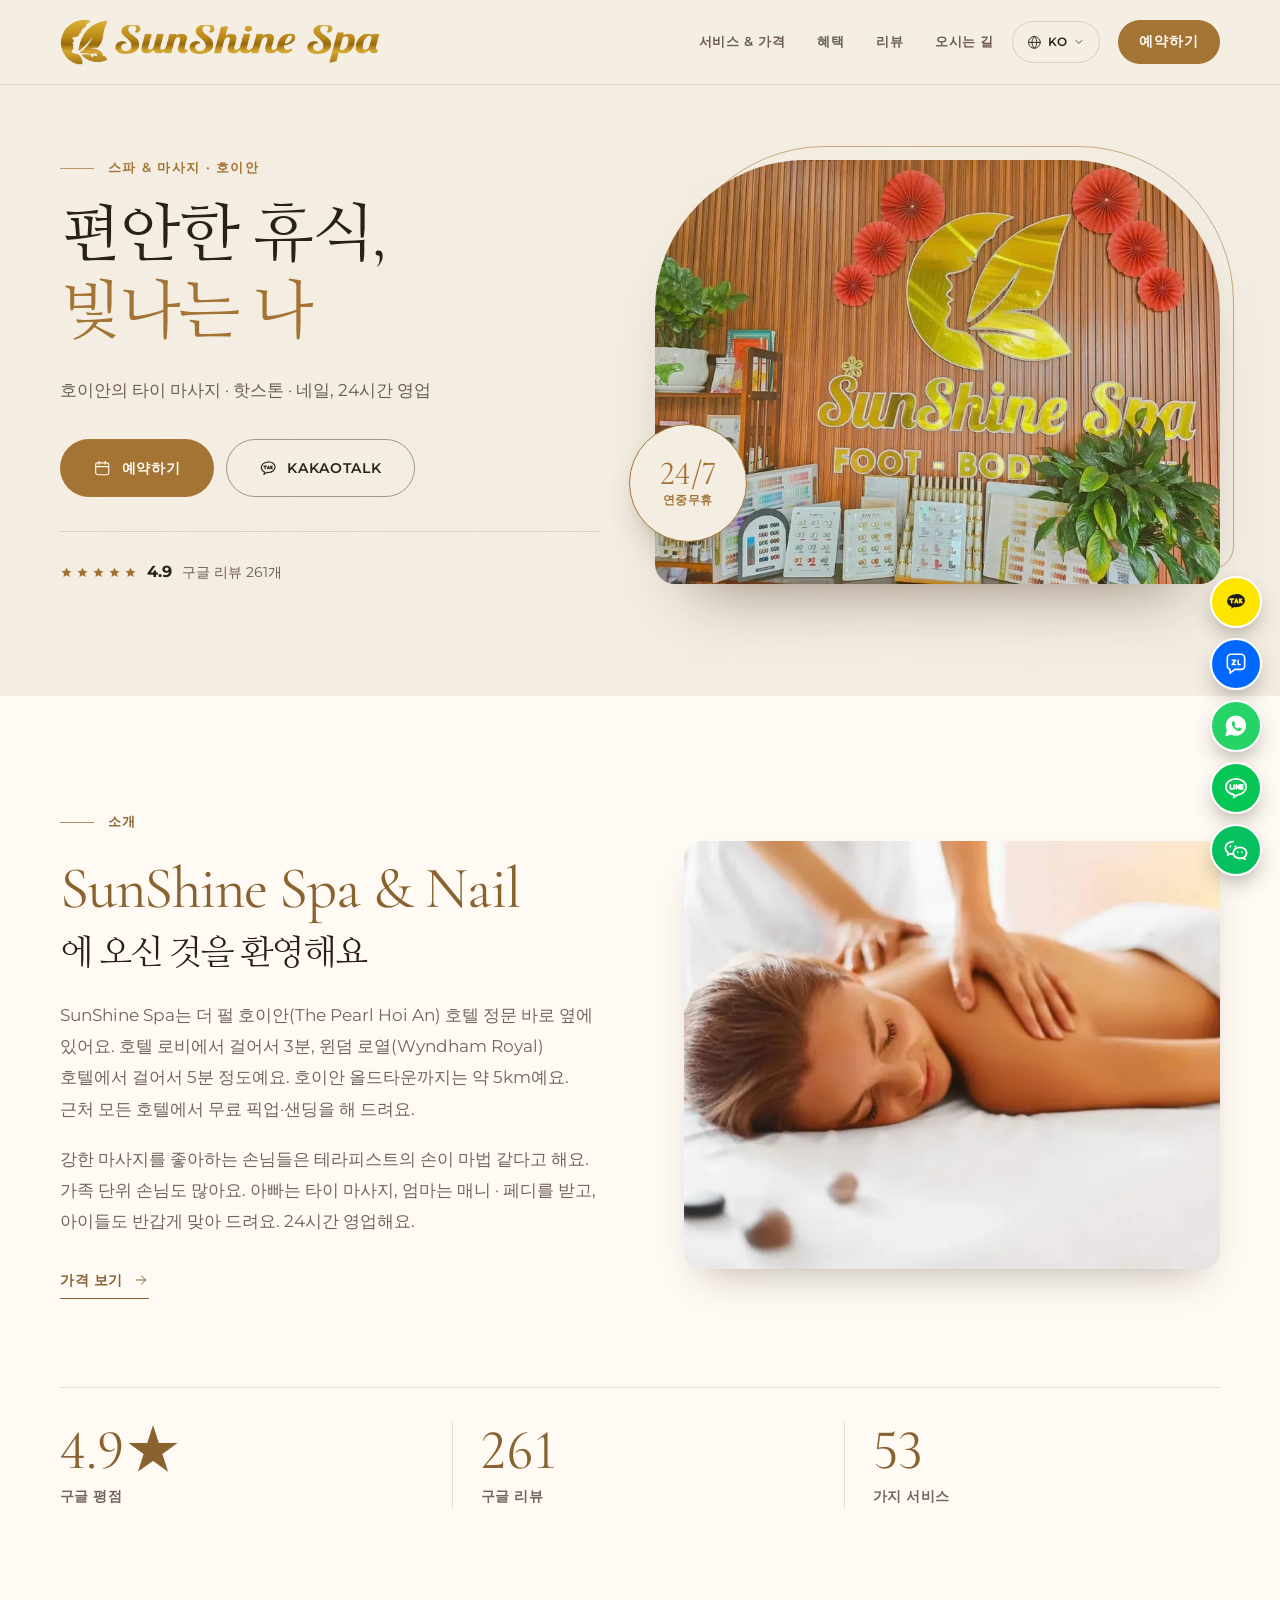
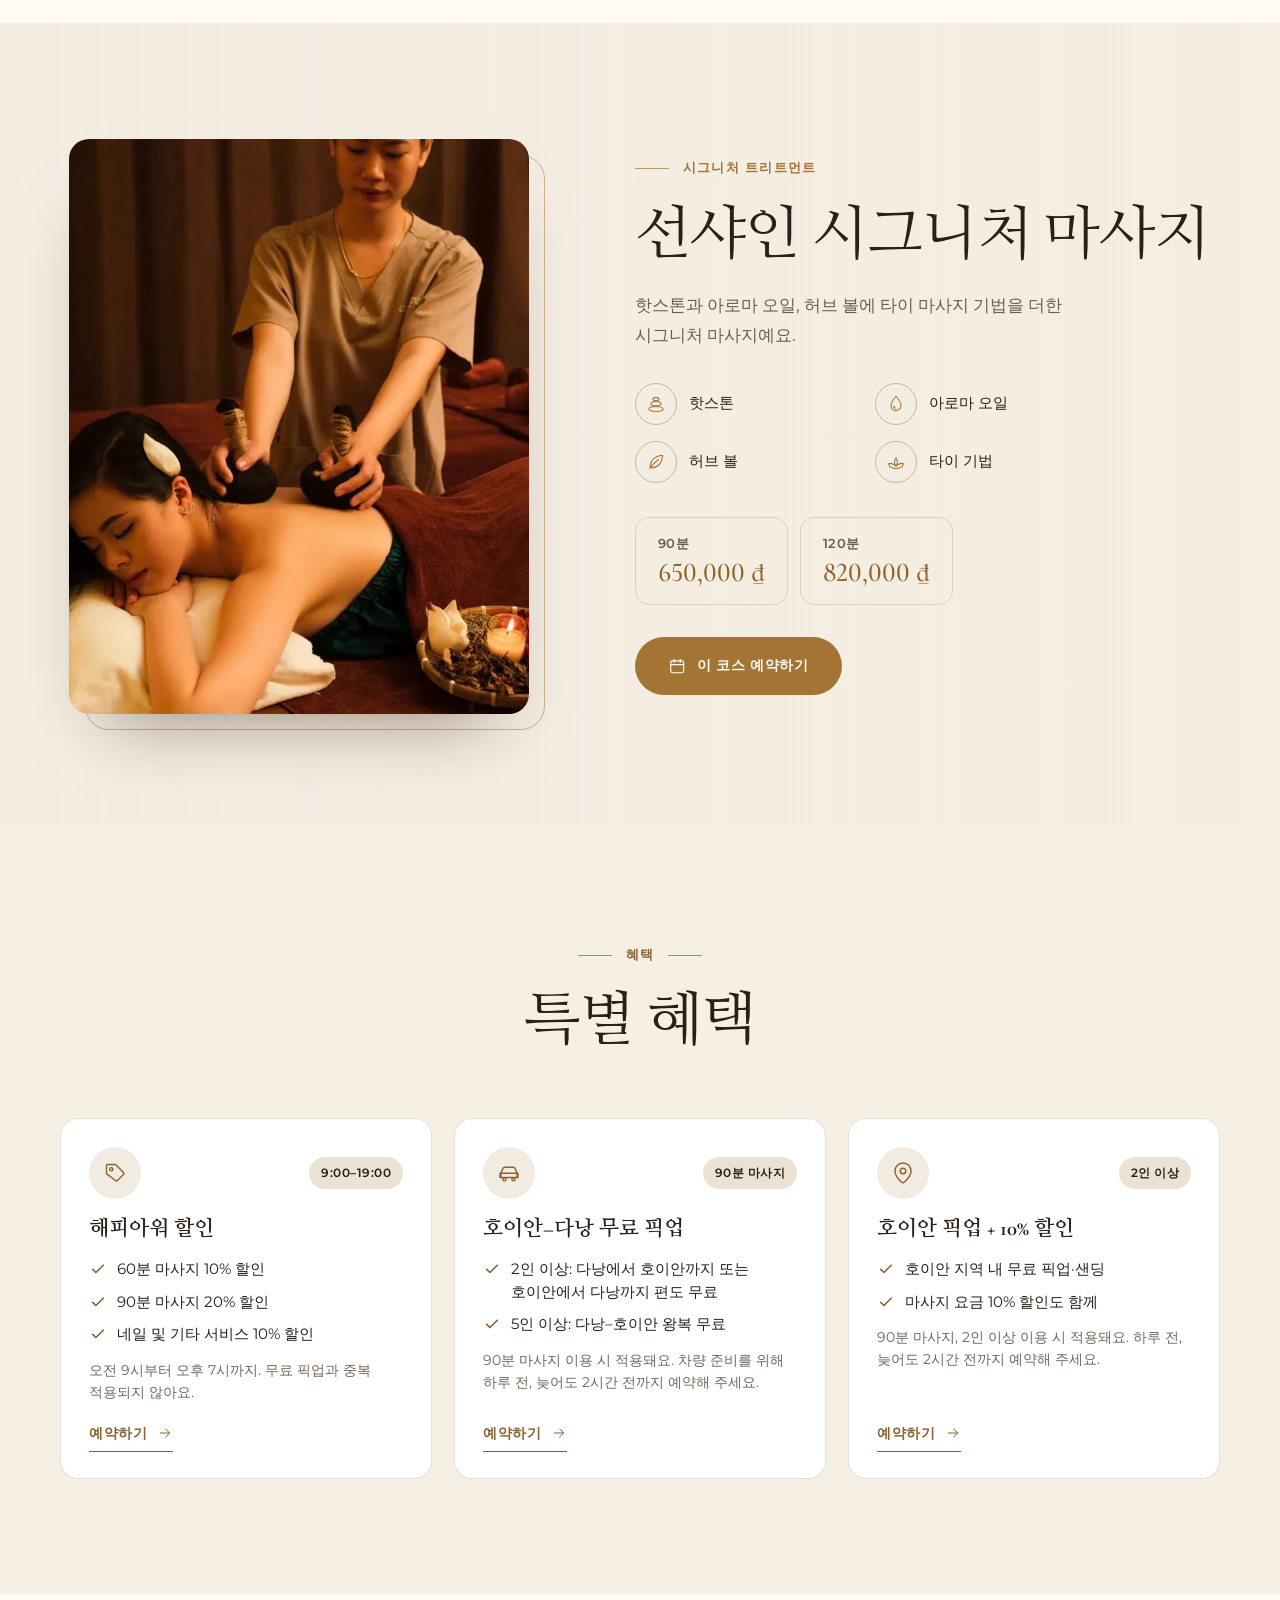
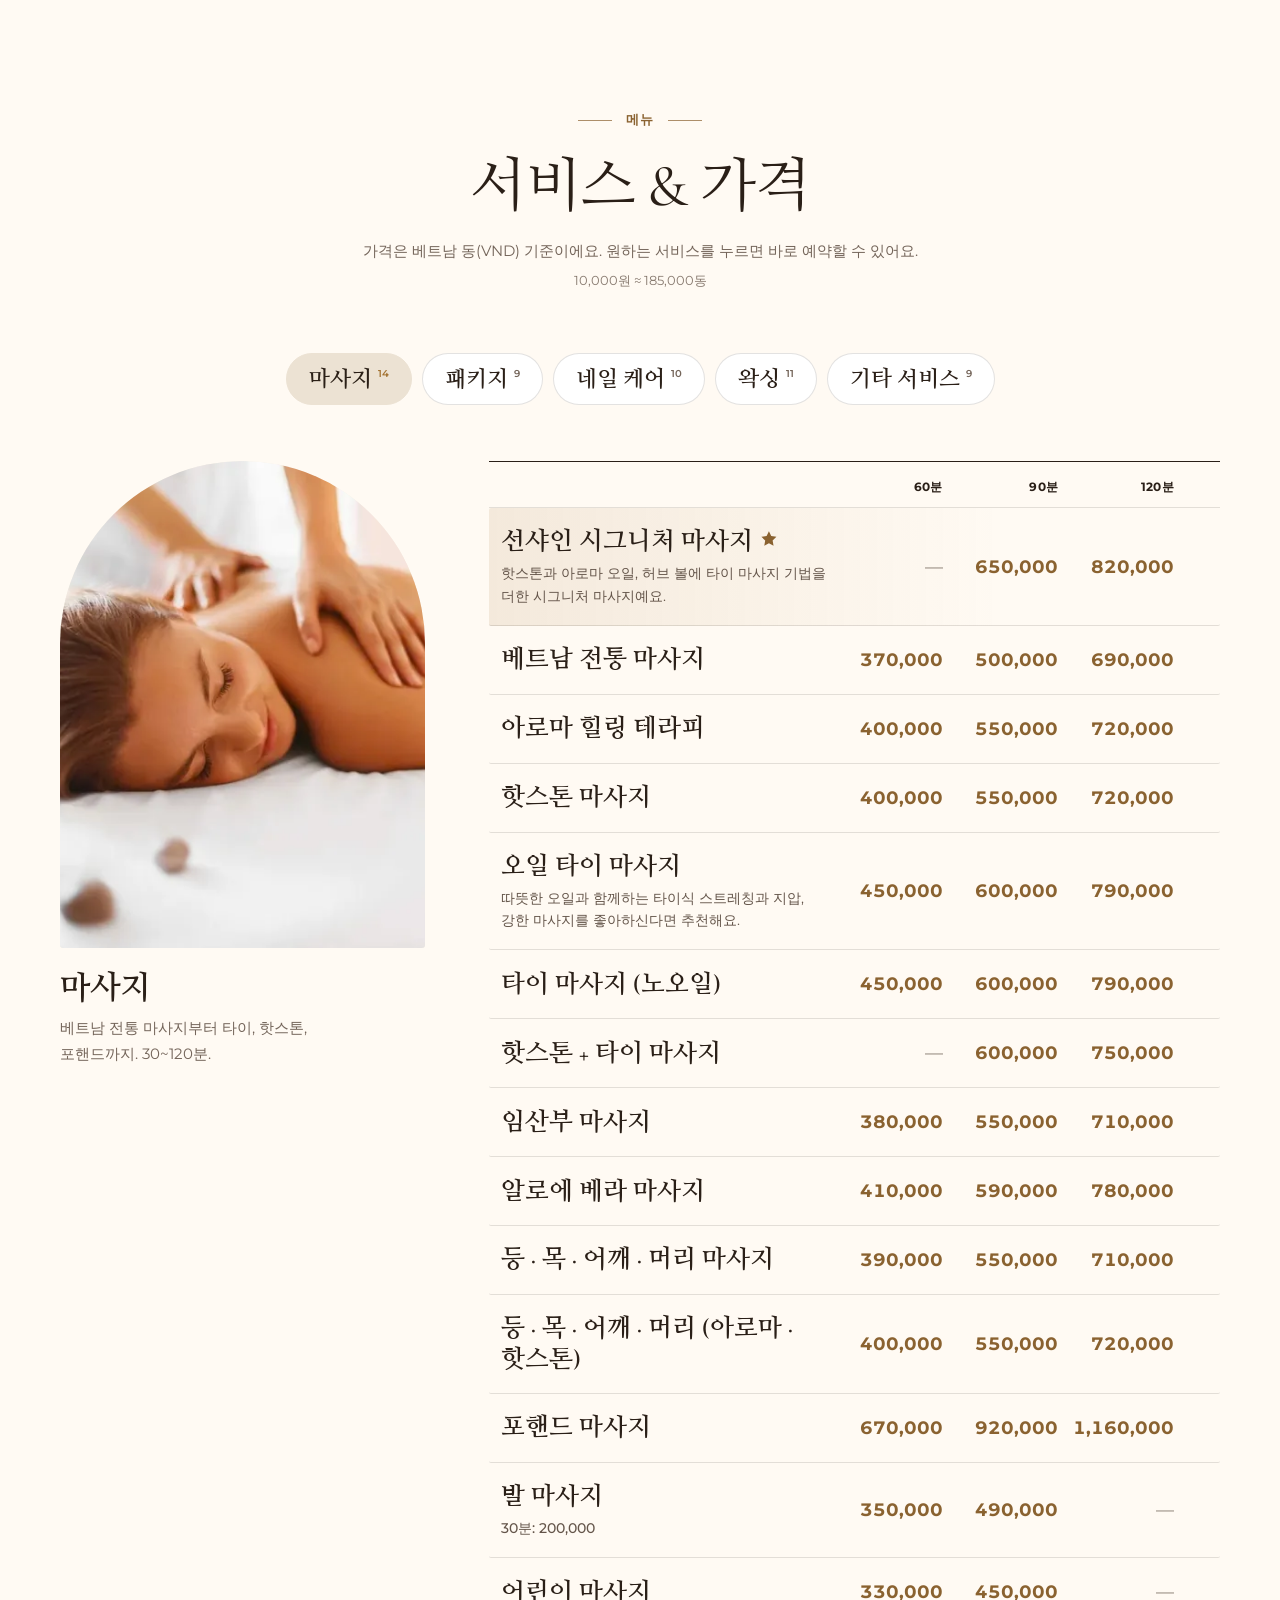
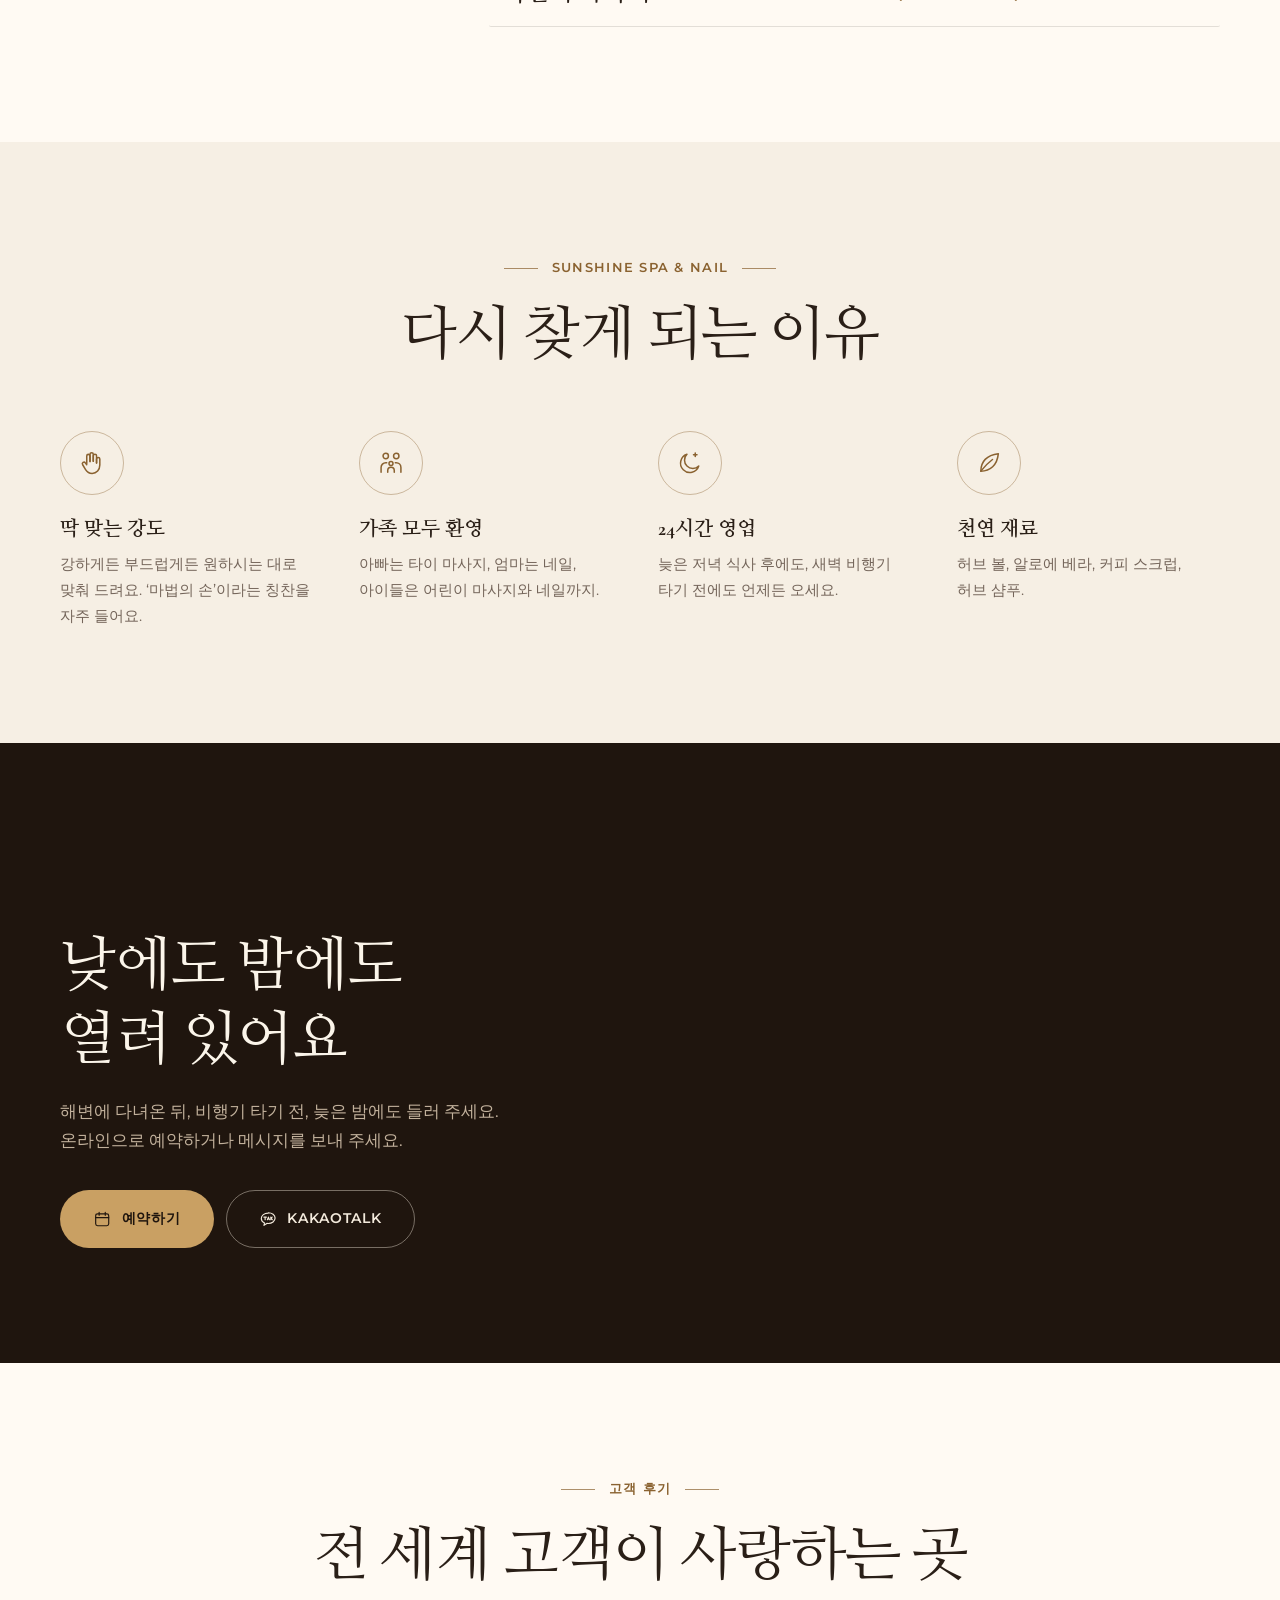
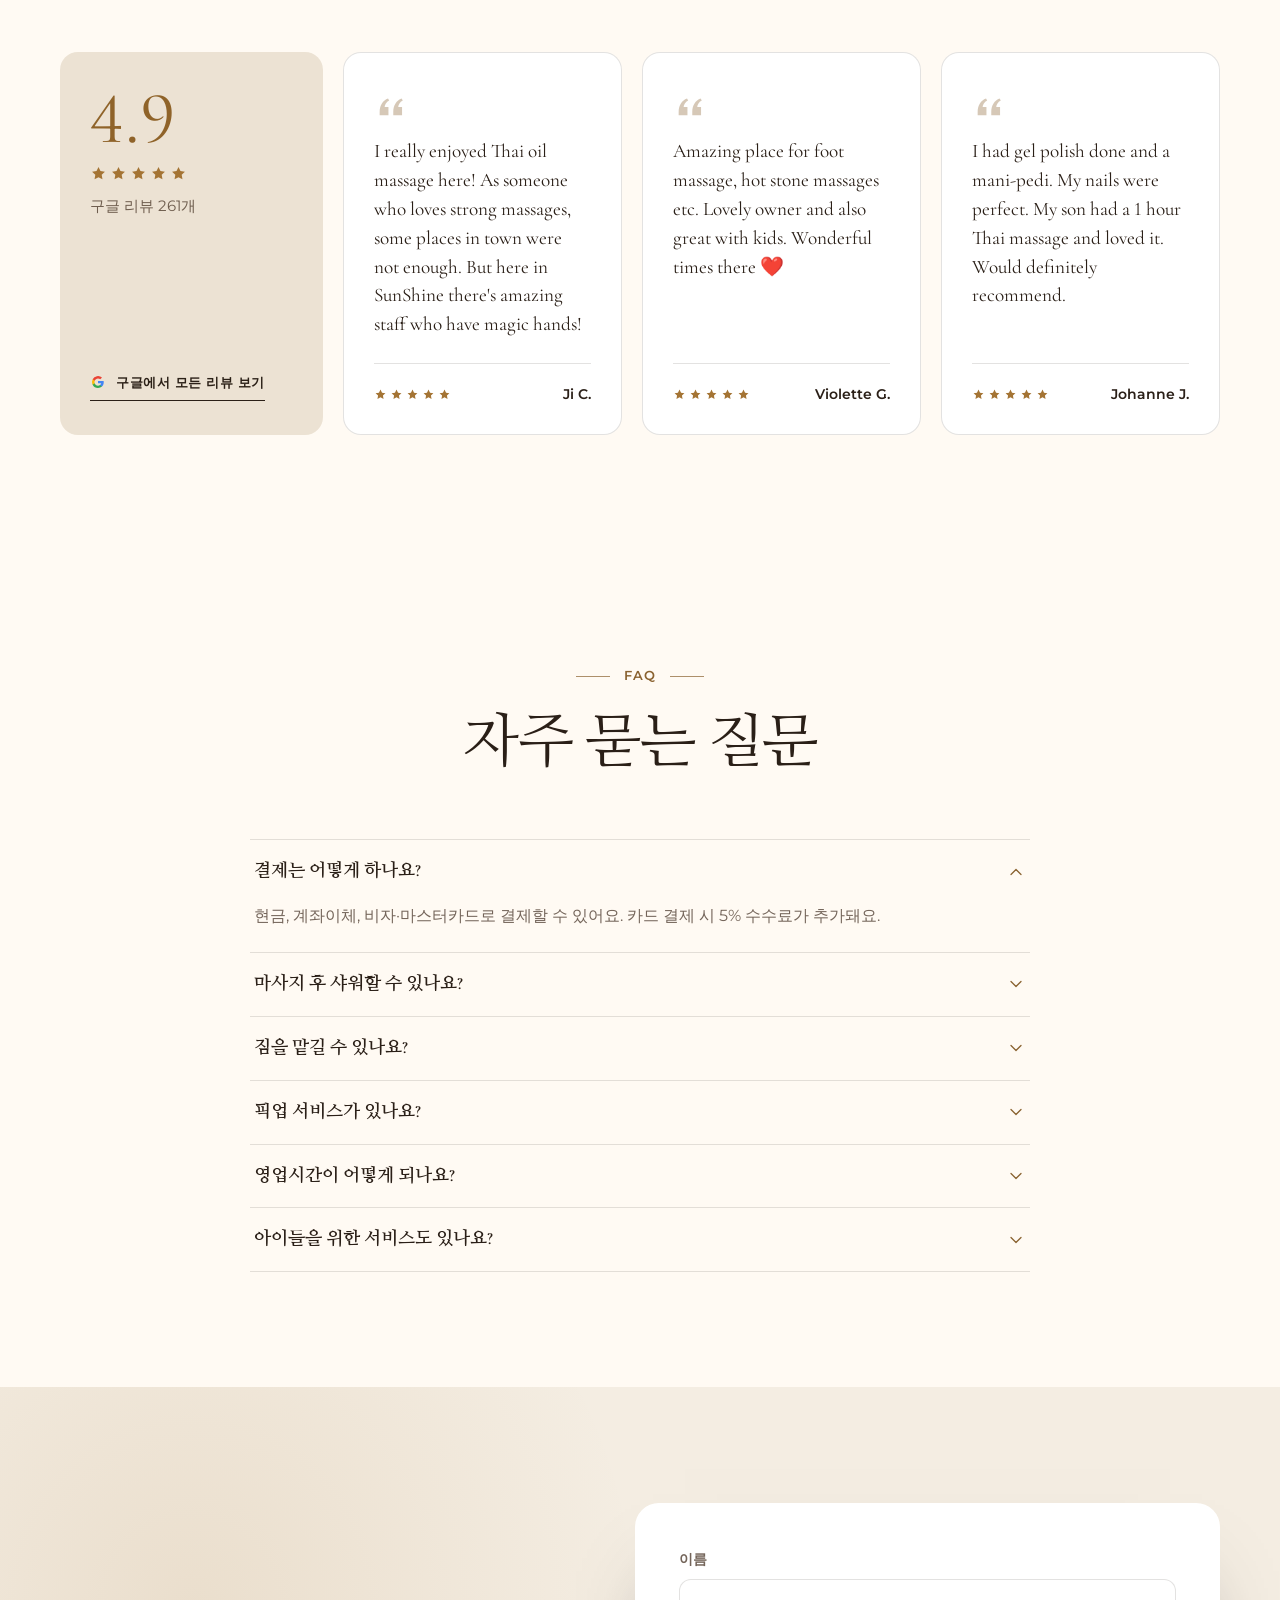
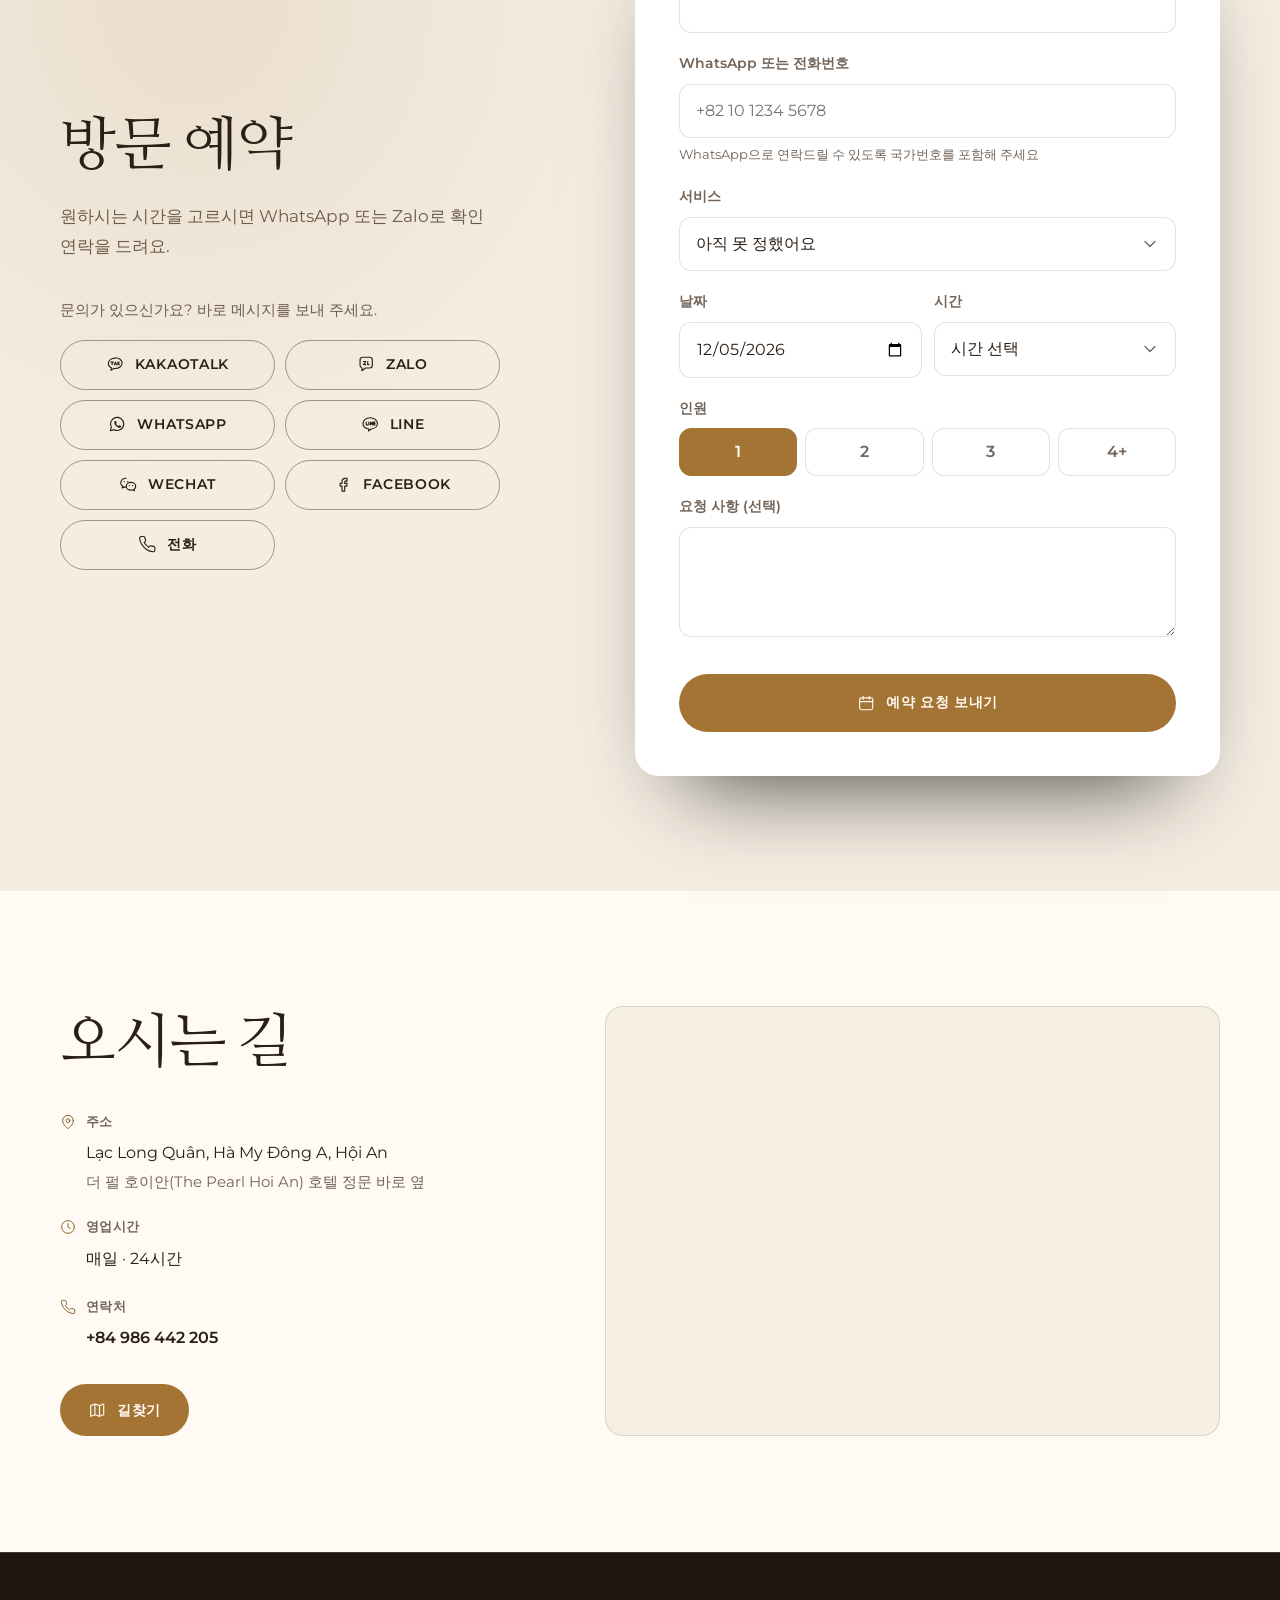
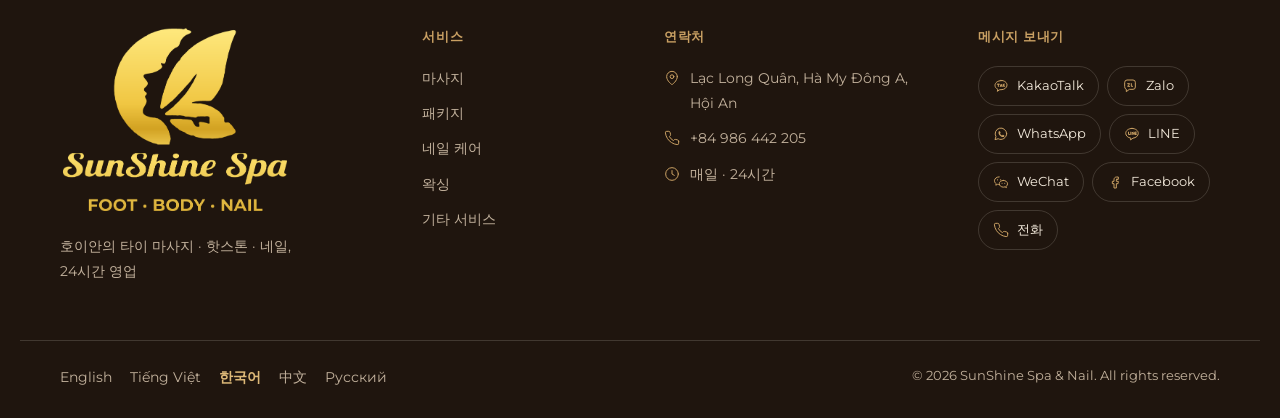
<file: ko/index.html>
<!doctype html>
<html lang="ko" class="v3 bg-palm t-light t-sunshine">
<head>
<meta charset="utf-8">
<meta name="viewport" content="width=device-width, initial-scale=1, viewport-fit=cover">
<title>SunShine Spa &amp; Nail · 스파 &amp; 마사지 · 호이안</title>
<meta name="description" content="호이안의 타이 마사지 · 핫스톤 · 네일, 24시간 영업 · 4.9★ · 구글 리뷰 261개">
<meta name="robots" content="noindex,nofollow">
<link rel="canonical" href="https://romans7997.github.io/sunshine-spa/ko/">
<link rel="alternate" hreflang="en" href="https://romans7997.github.io/sunshine-spa/">
<link rel="alternate" hreflang="vi" href="https://romans7997.github.io/sunshine-spa/vi/">
<link rel="alternate" hreflang="ko" href="https://romans7997.github.io/sunshine-spa/ko/">
<link rel="alternate" hreflang="zh" href="https://romans7997.github.io/sunshine-spa/zh/">
<link rel="alternate" hreflang="ru" href="https://romans7997.github.io/sunshine-spa/ru/">
<link rel="alternate" hreflang="x-default" href="https://romans7997.github.io/sunshine-spa/">
<meta property="og:type" content="website">
<meta property="og:title" content="SunShine Spa &amp; Nail">
<meta property="og:description" content="호이안의 타이 마사지 · 핫스톤 · 네일, 24시간 영업">
<meta property="og:image" content="https://romans7997.github.io/sunshine-spa/img/og.jpg"><meta name="theme-color" content="#1f150e">
<link rel="icon" href="../favicon.svg" type="image/svg+xml">
<link rel="preconnect" href="https://fonts.googleapis.com">
<link rel="preconnect" href="https://fonts.gstatic.com" crossorigin>
<link rel="stylesheet" href="https://fonts.googleapis.com/css2?family=Cormorant+Garamond:ital,wght@0,400;0,500;0,600;1,400;1,500&amp;family=Montserrat:wght@400;500;600&amp;family=Nanum+Myeongjo:wght@400;700&amp;display=swap">
<link rel="stylesheet" href="../assets/v3.css?v=6aaa0906">
<style>:root{ --wood:#f4ede2;--wood-2:#ece2d3;--wood-3:#e0d3bf;--wood-rgb:244,237,226;--cream:#fffaf3;--cream-2:#f6efe4;--paper:#ffffff;--on-dark:#2b2017;--on-dark-muted:#6e5d4e;--on-dark-rgb:43,32,23;--on-dark-head:#2b2017;--line-dark:rgba(43,32,23,.14);--gold:#a47434;--gold-hi:#8f6329;--gold-rgb:164,116,52;--btn-ink:#fffaf2;--gold-deep:#8a6230;--glow-rgb:214,168,98;--glow2-rgb:190,150,95;--slat-rgb:120,90,60 }</style>
<script>document.documentElement.classList.add("js")</script>
<link rel="preload" as="image" href="../img/hero-1280.webp" imagesrcset="../img/hero-800.webp 800w, ../img/hero-1280.webp 1280w" imagesizes="(min-width: 960px) 40vw, 100vw">
<script type="application/ld+json">{"@context": "https://schema.org", "@type": "DaySpa", "name": "SunShine Spa & Nail", "telephone": "+84986442205", "url": "https://romans7997.github.io/sunshine-spa/ko/", "address": {"@type": "PostalAddress", "streetAddress": "Lạc Long Quân, Hà My Đông A, Hội An", "addressLocality": "Hoi An", "addressCountry": "VN"}, "openingHoursSpecification": [{"@type": "OpeningHoursSpecification", "dayOfWeek": "Monday", "opens": "00:00", "closes": "24:00"}, {"@type": "OpeningHoursSpecification", "dayOfWeek": "Tuesday", "opens": "00:00", "closes": "24:00"}, {"@type": "OpeningHoursSpecification", "dayOfWeek": "Wednesday", "opens": "00:00", "closes": "24:00"}, {"@type": "OpeningHoursSpecification", "dayOfWeek": "Thursday", "opens": "00:00", "closes": "24:00"}, {"@type": "OpeningHoursSpecification", "dayOfWeek": "Friday", "opens": "00:00", "closes": "24:00"}, {"@type": "OpeningHoursSpecification", "dayOfWeek": "Saturday", "opens": "00:00", "closes": "24:00"}, {"@type": "OpeningHoursSpecification", "dayOfWeek": "Sunday", "opens": "00:00", "closes": "24:00"}], "sameAs": ["https://www.facebook.com/p/Sunshine-Spa-Nail-100092625280093/", "https://www.google.com/maps/place/?q=place_id:ChIJjfmBW60PQjERwZygsNHJV4o"], "priceRange": "₫₫", "image": "https://romans7997.github.io/sunshine-spa/img/hero-1280.webp"}</script>
<script type="application/ld+json">{"@context": "https://schema.org", "@type": "FAQPage", "mainEntity": [{"@type": "Question", "name": "결제는 어떻게 하나요?", "acceptedAnswer": {"@type": "Answer", "text": "현금, 계좌이체, 비자·마스터카드로 결제할 수 있어요. 카드 결제 시 5% 수수료가 추가돼요."}}, {"@type": "Question", "name": "마사지 후 샤워할 수 있나요?", "acceptedAnswer": {"@type": "Answer", "text": "네, 마사지 후 샤워하실 수 있어요."}}, {"@type": "Question", "name": "짐을 맡길 수 있나요?", "acceptedAnswer": {"@type": "Answer", "text": "네, 짐을 맡기고 관광하신 뒤 나중에 찾아가시면 돼요."}}, {"@type": "Question", "name": "픽업 서비스가 있나요?", "acceptedAnswer": {"@type": "Answer", "text": "네, 근처 모든 호텔에서 무료 픽업·샌딩을 해 드려요. 90분 마사지를 받으시면 호이안 시내는 2인 이상, 다낭–호이안 편도는 2인 이상, 왕복은 5인 이상 무료로 픽업·샌딩해 드려요. 하루 전, 늦어도 2시간 전까지 예약해 주세요."}}, {"@type": "Question", "name": "영업시간이 어떻게 되나요?", "acceptedAnswer": {"@type": "Answer", "text": "연중무휴 24시간 영업해요."}}, {"@type": "Question", "name": "아이들을 위한 서비스도 있나요?", "acceptedAnswer": {"@type": "Answer", "text": "네, 어린이 마사지와 어린이 네일이 있어서 가족 모두 함께 쉬실 수 있어요."}}]}</script>
</head>
<body>
<a class="skip" href="#main">본문으로 건너뛰기</a>

<header class="nav" id="top">
  <div class="wrap nav-inner">
    <a class="logo" href="#top" aria-label="SunShine Spa &amp; Nail"><img class="logo-img" src="../logo-wide.png" alt="SunShine Spa &amp; Nail" width="2098" height="300"></a>
    <nav class="nav-links" aria-label="메뉴">
      <a href="#services">서비스 &amp; 가격</a>
<a href="#offers">혜택</a><a href="#reviews">리뷰</a>      <a href="#visit">오시는 길</a>
    </nav>
    <details class="lang">
      <summary aria-label="언어"><svg class="ic" viewBox="0 0 24 24" aria-hidden="true" focusable="false"><circle cx="12" cy="12" r="9.5"/><path d="M2.5 12h19M12 2.5c2.6 2.8 3.9 6 3.9 9.5S14.6 18.7 12 21.5C9.4 18.7 8.1 15.5 8.1 12S9.4 5.3 12 2.5z"/></svg><span>KO</span><svg class="ic chev" viewBox="0 0 24 24" aria-hidden="true" focusable="false"><path d="M6 9l6 6 6-6"/></svg></summary>
      <ul class="lang-menu">
<li><a href="../" hreflang="en" lang="en" data-lang="en">English</a></li>
<li><a href="../vi/" hreflang="vi" lang="vi" data-lang="vi">Tiếng Việt</a></li>
<li><a href="../ko/" hreflang="ko" lang="ko" data-lang="ko" aria-current="true">한국어</a></li>
<li><a href="../zh/" hreflang="zh" lang="zh" data-lang="zh">中文</a></li>
<li><a href="../ru/" hreflang="ru" lang="ru" data-lang="ru">Русский</a></li>
      </ul>
    </details>
<a class="btn btn-gold btn-sm nav-book" href="#book">예약하기</a>  </div>
</header>

<main id="main">
  <section class="hero">
    <div class="tex" aria-hidden="true"><picture><source media="(max-width: 959px)" srcset="../img/texm-800.webp 800w, ../img/texm-1600.webp 1600w" sizes="100vw"><img src="../img/tex-1600.webp" srcset="../img/tex-800.webp 800w, ../img/tex-1600.webp 1600w" sizes="100vw" alt="" decoding="async"></picture></div>
    <div class="wrap hero-grid">
      <div class="hero-copy">
        <p class="eyebrow eyebrow-light">스파 &amp; 마사지 · 호이안</p>
        <h1 class="hero-title"><span>편안한 휴식,</span> <em>빛나는 나</em></h1>
        <p class="hero-lead">호이안의 타이 마사지 · 핫스톤 · 네일, 24시간 영업</p>
        <div class="hero-cta">
<a class="btn btn-gold btn-lg" href="#book"><svg class="ic" viewBox="0 0 24 24" aria-hidden="true" focusable="false"><rect x="3.5" y="5" width="17" height="15.5" rx="2.5"/><path d="M8 3v4M16 3v4M3.5 10h17"/></svg><span>예약하기</span></a><button type="button" class="btn btn-line-light btn-lg" data-kakao-id="Sunshinespa"><svg class="ic" viewBox="0 0 24 24" aria-hidden="true" focusable="false"><path d="M12 4C7 4 3 7.1 3 11c0 2.5 1.7 4.7 4.2 5.9L6.5 20l3.7-2.5c.6.1 1.2.1 1.8.1 5 0 9-3.1 9-7s-4-7-9-7z"/><path d="M8 9.3v3.4M9.6 9.3h-3.2M11 12.7l1.3-3.4 1.3 3.4M11.4 11.8h1.8M15.4 9.3v3.4M15.4 11l1.8-1.7M16 10.5l1.4 2.2"/></svg><span>KakaoTalk</span></button>        </div>
        <div class="hero-meta">
<a class="hero-rating" href="https://www.google.com/maps/place/?q=place_id:ChIJjfmBW60PQjERwZygsNHJV4o" target="_blank" rel="noopener"><span class="stars xs" role="img" aria-label="4.9 / 5"><svg class="st" viewBox="0 0 24 24" aria-hidden="true" focusable="false"><path class="fill" d="M12 2.8l2.8 5.8 6.3.9-4.6 4.4 1.1 6.3L12 17.2l-5.6 3 1.1-6.3L2.9 9.5l6.3-.9z"/></svg><svg class="st" viewBox="0 0 24 24" aria-hidden="true" focusable="false"><path class="fill" d="M12 2.8l2.8 5.8 6.3.9-4.6 4.4 1.1 6.3L12 17.2l-5.6 3 1.1-6.3L2.9 9.5l6.3-.9z"/></svg><svg class="st" viewBox="0 0 24 24" aria-hidden="true" focusable="false"><path class="fill" d="M12 2.8l2.8 5.8 6.3.9-4.6 4.4 1.1 6.3L12 17.2l-5.6 3 1.1-6.3L2.9 9.5l6.3-.9z"/></svg><svg class="st" viewBox="0 0 24 24" aria-hidden="true" focusable="false"><path class="fill" d="M12 2.8l2.8 5.8 6.3.9-4.6 4.4 1.1 6.3L12 17.2l-5.6 3 1.1-6.3L2.9 9.5l6.3-.9z"/></svg><svg class="st" viewBox="0 0 24 24" aria-hidden="true" focusable="false"><path class="fill" d="M12 2.8l2.8 5.8 6.3.9-4.6 4.4 1.1 6.3L12 17.2l-5.6 3 1.1-6.3L2.9 9.5l6.3-.9z"/></svg></span><strong>4.9</strong><span>구글 리뷰 261개</span></a>        </div>
      </div>
      <div class="hero-media">
        <div class="arch"><img src="../img/hero-1280.webp" srcset="../img/hero-800.webp 800w, ../img/hero-1280.webp 1280w" sizes="(min-width: 960px) 40vw, 100vw" alt="" width="1280" height="960" fetchpriority="high" style="object-position:50% 40%"></div>
<div class="seal" aria-hidden="true"><span class="seal-big">24/7</span><span class="seal-small">연중무휴</span></div>
      </div>
    </div>
  </section>


  <section class="section intro" id="about">
    <div class="wrap">
      <div class="intro-grid">
        <div class="intro-copy">
          <p class="eyebrow">소개</p>
          <h2><em>SunShine Spa &amp; Nail</em><span class="welcome-suffix">에 오신 것을 환영해요</span></h2>
<p class="lead">SunShine Spa는 더 펄 호이안(The Pearl Hoi An) 호텔 정문 바로 옆에 있어요. 호텔 로비에서 걸어서 3분, 윈덤 로열(Wyndham Royal) 호텔에서 걸어서 5분 정도예요. 호이안 올드타운까지는 약 5km예요. 근처 모든 호텔에서 무료 픽업·샌딩을 해 드려요.</p><p class="lead">강한 마사지를 좋아하는 손님들은 테라피스트의 손이 마법 같다고 해요. 가족 단위 손님도 많아요. 아빠는 타이 마사지, 엄마는 매니 · 페디를 받고, 아이들도 반갑게 맞아 드려요. 24시간 영업해요.</p>          <a class="link-arrow" href="#services"><span>가격 보기</span><svg class="ic" viewBox="0 0 24 24" aria-hidden="true" focusable="false"><path d="M5 12h14M13 6l6 6-6 6"/></svg></a>
        </div>
        <div class="intro-media"><img src="../img/about-1280.webp" srcset="../img/about-800.webp 800w, ../img/about-1280.webp 1280w" sizes="(min-width: 960px) 42vw, 100vw" alt="" width="1280" height="854" loading="lazy" decoding="async" style="object-position:40% 50%"></div>
      </div>
      <ul class="stats" style="--n:3">
<li><span class="stat-big">4.9★</span><span class="stat-small">구글 평점</span></li>
<li><span class="stat-big">261</span><span class="stat-small">구글 리뷰</span></li>
<li><span class="stat-big">53</span><span class="stat-small">가지 서비스</span></li>
      </ul>
    </div>
  </section>

  <section class="section signature" id="signature">
    <div class="tex" aria-hidden="true"><picture><source media="(max-width: 959px)" srcset="../img/texm-800.webp 800w, ../img/texm-1600.webp 1600w" sizes="100vw"><img src="../img/tex-1600.webp" srcset="../img/tex-800.webp 800w, ../img/tex-1600.webp 1600w" sizes="100vw" alt="" decoding="async"></picture></div>
    <div class="wrap sig-grid">
<div class="sig-media"><div class="sig-frame"><img src="../img/sig-1000.webp" srcset="../img/sig-800.webp 800w, ../img/sig-1000.webp 1000w" sizes="(min-width: 960px) 40vw, 100vw" alt="" width="1000" height="1000" loading="lazy" decoding="async" style="object-position:45% 50%"></div></div>      <div class="sig-copy">
        <p class="eyebrow eyebrow-light">시그니처 트리트먼트</p>
        <h2>선샤인 시그니처 마사지</h2>
<p class="sig-desc">핫스톤과 아로마 오일, 허브 볼에 타이 마사지 기법을 더한 시그니처 마사지예요.</p>        <ul class="sig-incl" aria-label="구성">
<li><svg class="ic" viewBox="0 0 24 24" aria-hidden="true" focusable="false"><ellipse cx="12" cy="18" rx="8.5" ry="3"/><ellipse cx="12" cy="11.6" rx="6" ry="2.6"/><ellipse cx="12" cy="6.2" rx="3.6" ry="1.9"/></svg><span>핫스톤</span></li><li><svg class="ic" viewBox="0 0 24 24" aria-hidden="true" focusable="false"><path d="M12 3s6 6.4 6 11a6 6 0 0 1-12 0c0-4.6 6-11 6-11z"/><path d="M9.2 14.6a2.9 2.9 0 0 0 2.8 2.6"/></svg><span>아로마 오일</span></li><li><svg class="ic" viewBox="0 0 24 24" aria-hidden="true" focusable="false"><path d="M5 19c0-8 5-14 15-15-1 10-7 15-15 15z"/><path d="M5 19c3-4 6-7 10-10"/></svg><span>허브 볼</span></li><li><svg class="ic" viewBox="0 0 24 24" aria-hidden="true" focusable="false"><path d="M12 20c-4 0-8-2-9-6 3-1 6 0 9 3 3-3 6-4 9-3-1 4-5 6-9 6z"/><path d="M12 17c-2-2.5-2.5-6 0-10 2.5 4 2 7.5 0 10z"/></svg><span>타이 기법</span></li>        </ul>
        <ul class="sig-prices">
<li><span>90분</span><strong>650,000 ₫</strong></li><li><span>120분</span><strong>820,000 ₫</strong></li>        </ul>
<a class="btn btn-gold btn-lg" href="#book" data-service="s0-0"><svg class="ic" viewBox="0 0 24 24" aria-hidden="true" focusable="false"><rect x="3.5" y="5" width="17" height="15.5" rx="2.5"/><path d="M8 3v4M16 3v4M3.5 10h17"/></svg><span>이 코스 예약하기</span></a>      </div>
    </div>
  </section>

  <section class="section offers" id="offers">
    <div class="wrap">
      <header class="section-head center"><p class="eyebrow">혜택</p><h2>특별 혜택</h2></header>
      <ul class="off-grid">
        <li class="off">
          <div class="off-top"><span class="off-ic"><svg class="ic" viewBox="0 0 24 24" aria-hidden="true" focusable="false"><path d="M3.5 12.6V4.5a1 1 0 0 1 1-1h8.1l7.9 7.9a1.5 1.5 0 0 1 0 2.1l-6 6a1.5 1.5 0 0 1-2.1 0z"/><circle cx="8.3" cy="8.3" r="1.6"/></svg></span><span class="off-tag">9:00–19:00</span></div>
          <h3>해피아워 할인</h3>
          <ul class="off-lines"><li><svg class="ic" viewBox="0 0 24 24" aria-hidden="true" focusable="false"><path d="M5 12.5l4.2 4.2L19 7"/></svg><span>60분 마사지 10% 할인</span></li><li><svg class="ic" viewBox="0 0 24 24" aria-hidden="true" focusable="false"><path d="M5 12.5l4.2 4.2L19 7"/></svg><span>90분 마사지 20% 할인</span></li><li><svg class="ic" viewBox="0 0 24 24" aria-hidden="true" focusable="false"><path d="M5 12.5l4.2 4.2L19 7"/></svg><span>네일 및 기타 서비스 10% 할인</span></li></ul>
<p class="off-note">오전 9시부터 오후 7시까지. 무료 픽업과 중복 적용되지 않아요.</p><a class="link-arrow" href="#book"><span>예약하기</span><svg class="ic" viewBox="0 0 24 24" aria-hidden="true" focusable="false"><path d="M5 12h14M13 6l6 6-6 6"/></svg></a>        </li>
        <li class="off">
          <div class="off-top"><span class="off-ic"><svg class="ic" viewBox="0 0 24 24" aria-hidden="true" focusable="false"><path d="M4 16.5v-4.2l1.9-4.8A2 2 0 0 1 7.8 6.2h8.4a2 2 0 0 1 1.9 1.3l1.9 4.8v4.2"/><path d="M3 12.3h18v4.2H3z"/><circle cx="7.5" cy="18.3" r="1.6"/><circle cx="16.5" cy="18.3" r="1.6"/></svg></span><span class="off-tag">90분 마사지</span></div>
          <h3>호이안–다낭 무료 픽업</h3>
          <ul class="off-lines"><li><svg class="ic" viewBox="0 0 24 24" aria-hidden="true" focusable="false"><path d="M5 12.5l4.2 4.2L19 7"/></svg><span>2인 이상: 다낭에서 호이안까지 또는 호이안에서 다낭까지 편도 무료</span></li><li><svg class="ic" viewBox="0 0 24 24" aria-hidden="true" focusable="false"><path d="M5 12.5l4.2 4.2L19 7"/></svg><span>5인 이상: 다낭–호이안 왕복 무료</span></li></ul>
<p class="off-note">90분 마사지 이용 시 적용돼요. 차량 준비를 위해 하루 전, 늦어도 2시간 전까지 예약해 주세요.</p><a class="link-arrow" href="#book"><span>예약하기</span><svg class="ic" viewBox="0 0 24 24" aria-hidden="true" focusable="false"><path d="M5 12h14M13 6l6 6-6 6"/></svg></a>        </li>
        <li class="off">
          <div class="off-top"><span class="off-ic"><svg class="ic" viewBox="0 0 24 24" aria-hidden="true" focusable="false"><path d="M20 10c0 6.5-8 12-8 12s-8-5.5-8-12a8 8 0 0 1 16 0z"/><circle cx="12" cy="10" r="2.8"/></svg></span><span class="off-tag">2인 이상</span></div>
          <h3>호이안 픽업 + 10% 할인</h3>
          <ul class="off-lines"><li><svg class="ic" viewBox="0 0 24 24" aria-hidden="true" focusable="false"><path d="M5 12.5l4.2 4.2L19 7"/></svg><span>호이안 지역 내 무료 픽업·샌딩</span></li><li><svg class="ic" viewBox="0 0 24 24" aria-hidden="true" focusable="false"><path d="M5 12.5l4.2 4.2L19 7"/></svg><span>마사지 요금 10% 할인도 함께</span></li></ul>
<p class="off-note">90분 마사지, 2인 이상 이용 시 적용돼요. 하루 전, 늦어도 2시간 전까지 예약해 주세요.</p><a class="link-arrow" href="#book"><span>예약하기</span><svg class="ic" viewBox="0 0 24 24" aria-hidden="true" focusable="false"><path d="M5 12h14M13 6l6 6-6 6"/></svg></a>        </li>
      </ul>
    </div>
  </section>

  <section class="section menu-sec" id="services">
    <div class="wrap">
      <header class="section-head center">
        <p class="eyebrow">메뉴</p>
        <h2>서비스 &amp; 가격</h2>
        <p class="section-note">가격은 베트남 동(VND) 기준이에요. 원하는 서비스를 누르면 바로 예약할 수 있어요. <span class="rate">10,000원 ≈ 185,000동</span></p>
      </header>
      <div class="tabs" role="tablist" aria-label="서비스 &amp; 가격">
<button type="button" role="tab" id="tab-cat0" aria-controls="cat0" aria-selected="true">마사지<sup>14</sup></button><button type="button" role="tab" id="tab-cat1" aria-controls="cat1" aria-selected="false" tabindex="-1">패키지<sup>9</sup></button><button type="button" role="tab" id="tab-cat2" aria-controls="cat2" aria-selected="false" tabindex="-1">네일 케어<sup>10</sup></button><button type="button" role="tab" id="tab-cat3" aria-controls="cat3" aria-selected="false" tabindex="-1">왁싱<sup>11</sup></button><button type="button" role="tab" id="tab-cat4" aria-controls="cat4" aria-selected="false" tabindex="-1">기타 서비스<sup>9</sup></button>      </div>
      <div class="panel is-active" id="cat0" role="tabpanel" aria-labelledby="tab-cat0">
        <div class="panel-media">
<div class="panel-img"><img src="../img/about-1280.webp" srcset="../img/about-800.webp 800w, ../img/about-1280.webp 1280w" sizes="(min-width: 960px) 30vw, 140px" alt="" width="1280" height="854" fetchpriority="high" style="object-position:32% 45%"></div>          <h3 class="panel-title">마사지</h3>
<p class="panel-desc">베트남 전통 마사지부터 타이, 핫스톤, 포핸드까지. 30~120분.</p>        </div>
        <div class="panel-list">
          <div class="mt" style="--cols:3">
            <div class="mt-head" aria-hidden="true"><span></span><span>60분</span><span>90분</span><span>120분</span><span></span></div>
            <a class="mt-row is-pop" href="#book" data-service="s0-0">
              <span class="mt-name">선샤인 시그니처 마사지 <span class="pop"><svg class="ic" viewBox="0 0 24 24" aria-hidden="true" focusable="false"><path class="fill" d="M12 2.8l2.8 5.8 6.3.9-4.6 4.4 1.1 6.3L12 17.2l-5.6 3 1.1-6.3L2.9 9.5l6.3-.9z"/></svg></span><small>핫스톤과 아로마 오일, 허브 볼에 타이 마사지 기법을 더한 시그니처 마사지예요.</small></span>
<span class="mt-p is-empty" data-l="60분">—</span><span class="mt-p" data-l="90분">650,000</span><span class="mt-p" data-l="120분">820,000</span>              <span class="mt-go"><svg class="ic" viewBox="0 0 24 24" aria-hidden="true" focusable="false"><path d="M5 12h14M13 6l6 6-6 6"/></svg></span>
            </a>
            <a class="mt-row" href="#book" data-service="s0-1">
              <span class="mt-name">베트남 전통 마사지</span>
<span class="mt-p" data-l="60분">370,000</span><span class="mt-p" data-l="90분">500,000</span><span class="mt-p" data-l="120분">690,000</span>              <span class="mt-go"><svg class="ic" viewBox="0 0 24 24" aria-hidden="true" focusable="false"><path d="M5 12h14M13 6l6 6-6 6"/></svg></span>
            </a>
            <a class="mt-row" href="#book" data-service="s0-2">
              <span class="mt-name">아로마 힐링 테라피</span>
<span class="mt-p" data-l="60분">400,000</span><span class="mt-p" data-l="90분">550,000</span><span class="mt-p" data-l="120분">720,000</span>              <span class="mt-go"><svg class="ic" viewBox="0 0 24 24" aria-hidden="true" focusable="false"><path d="M5 12h14M13 6l6 6-6 6"/></svg></span>
            </a>
            <a class="mt-row" href="#book" data-service="s0-3">
              <span class="mt-name">핫스톤 마사지</span>
<span class="mt-p" data-l="60분">400,000</span><span class="mt-p" data-l="90분">550,000</span><span class="mt-p" data-l="120분">720,000</span>              <span class="mt-go"><svg class="ic" viewBox="0 0 24 24" aria-hidden="true" focusable="false"><path d="M5 12h14M13 6l6 6-6 6"/></svg></span>
            </a>
            <a class="mt-row" href="#book" data-service="s0-4">
              <span class="mt-name">오일 타이 마사지<small>따뜻한 오일과 함께하는 타이식 스트레칭과 지압, 강한 마사지를 좋아하신다면 추천해요.</small></span>
<span class="mt-p" data-l="60분">450,000</span><span class="mt-p" data-l="90분">600,000</span><span class="mt-p" data-l="120분">790,000</span>              <span class="mt-go"><svg class="ic" viewBox="0 0 24 24" aria-hidden="true" focusable="false"><path d="M5 12h14M13 6l6 6-6 6"/></svg></span>
            </a>
            <a class="mt-row" href="#book" data-service="s0-5">
              <span class="mt-name">타이 마사지 (노오일)</span>
<span class="mt-p" data-l="60분">450,000</span><span class="mt-p" data-l="90분">600,000</span><span class="mt-p" data-l="120분">790,000</span>              <span class="mt-go"><svg class="ic" viewBox="0 0 24 24" aria-hidden="true" focusable="false"><path d="M5 12h14M13 6l6 6-6 6"/></svg></span>
            </a>
            <a class="mt-row" href="#book" data-service="s0-6">
              <span class="mt-name">핫스톤 + 타이 마사지</span>
<span class="mt-p is-empty" data-l="60분">—</span><span class="mt-p" data-l="90분">600,000</span><span class="mt-p" data-l="120분">750,000</span>              <span class="mt-go"><svg class="ic" viewBox="0 0 24 24" aria-hidden="true" focusable="false"><path d="M5 12h14M13 6l6 6-6 6"/></svg></span>
            </a>
            <a class="mt-row" href="#book" data-service="s0-7">
              <span class="mt-name">임산부 마사지</span>
<span class="mt-p" data-l="60분">380,000</span><span class="mt-p" data-l="90분">550,000</span><span class="mt-p" data-l="120분">710,000</span>              <span class="mt-go"><svg class="ic" viewBox="0 0 24 24" aria-hidden="true" focusable="false"><path d="M5 12h14M13 6l6 6-6 6"/></svg></span>
            </a>
            <a class="mt-row" href="#book" data-service="s0-8">
              <span class="mt-name">알로에 베라 마사지</span>
<span class="mt-p" data-l="60분">410,000</span><span class="mt-p" data-l="90분">590,000</span><span class="mt-p" data-l="120분">780,000</span>              <span class="mt-go"><svg class="ic" viewBox="0 0 24 24" aria-hidden="true" focusable="false"><path d="M5 12h14M13 6l6 6-6 6"/></svg></span>
            </a>
            <a class="mt-row" href="#book" data-service="s0-9">
              <span class="mt-name">등 · 목 · 어깨 · 머리 마사지</span>
<span class="mt-p" data-l="60분">390,000</span><span class="mt-p" data-l="90분">550,000</span><span class="mt-p" data-l="120분">710,000</span>              <span class="mt-go"><svg class="ic" viewBox="0 0 24 24" aria-hidden="true" focusable="false"><path d="M5 12h14M13 6l6 6-6 6"/></svg></span>
            </a>
            <a class="mt-row" href="#book" data-service="s0-10">
              <span class="mt-name">등 · 목 · 어깨 · 머리 (아로마 · 핫스톤)</span>
<span class="mt-p" data-l="60분">400,000</span><span class="mt-p" data-l="90분">550,000</span><span class="mt-p" data-l="120분">720,000</span>              <span class="mt-go"><svg class="ic" viewBox="0 0 24 24" aria-hidden="true" focusable="false"><path d="M5 12h14M13 6l6 6-6 6"/></svg></span>
            </a>
            <a class="mt-row" href="#book" data-service="s0-11">
              <span class="mt-name">포핸드 마사지</span>
<span class="mt-p" data-l="60분">670,000</span><span class="mt-p" data-l="90분">920,000</span><span class="mt-p" data-l="120분">1,160,000</span>              <span class="mt-go"><svg class="ic" viewBox="0 0 24 24" aria-hidden="true" focusable="false"><path d="M5 12h14M13 6l6 6-6 6"/></svg></span>
            </a>
            <a class="mt-row" href="#book" data-service="s0-12">
              <span class="mt-name">발 마사지<small class="extra">30분: 200,000</small></span>
<span class="mt-p" data-l="60분">350,000</span><span class="mt-p" data-l="90분">490,000</span><span class="mt-p is-empty" data-l="120분">—</span>              <span class="mt-go"><svg class="ic" viewBox="0 0 24 24" aria-hidden="true" focusable="false"><path d="M5 12h14M13 6l6 6-6 6"/></svg></span>
            </a>
            <a class="mt-row" href="#book" data-service="s0-13">
              <span class="mt-name">어린이 마사지</span>
<span class="mt-p" data-l="60분">330,000</span><span class="mt-p" data-l="90분">450,000</span><span class="mt-p is-empty" data-l="120분">—</span>              <span class="mt-go"><svg class="ic" viewBox="0 0 24 24" aria-hidden="true" focusable="false"><path d="M5 12h14M13 6l6 6-6 6"/></svg></span>
            </a>
          </div>
        </div>
      </div>
      <div class="panel" id="cat1" role="tabpanel" aria-labelledby="tab-cat1">
        <div class="panel-media">
<div class="panel-img"><img src="../img/c1-1600.webp" srcset="../img/c1-800.webp 800w, ../img/c1-1600.webp 1600w" sizes="(min-width: 960px) 30vw, 140px" alt="" width="1600" height="2400" loading="lazy" decoding="async" style="object-position:50% 40%"></div>          <h3 class="panel-title">패키지</h3>
<p class="panel-desc">마사지, 페이셜, 헤어 워시, 스크럽을 한 번에. 60~160분.</p>        </div>
        <div class="panel-list">
          <div class="ml">
            <a class="ml-row" href="#book" data-service="s1-0">
              <span class="mt-name">바디 마사지 &amp; 페이셜 (또는 헤어 워시 · 바디 스크럽)</span>
              <span class="ml-prices"><span><em>90분</em>590,000</span></span>
              <span class="mt-go"><svg class="ic" viewBox="0 0 24 24" aria-hidden="true" focusable="false"><path d="M5 12h14M13 6l6 6-6 6"/></svg></span>
            </a>
            <a class="ml-row" href="#book" data-service="s1-1">
              <span class="mt-name">바디 마사지 &amp; 페이셜 + 헤어 워시</span>
              <span class="ml-prices"><span><em>120분</em>750,000</span></span>
              <span class="mt-go"><svg class="ic" viewBox="0 0 24 24" aria-hidden="true" focusable="false"><path d="M5 12h14M13 6l6 6-6 6"/></svg></span>
            </a>
            <a class="ml-row" href="#book" data-service="s1-2">
              <span class="mt-name">바디 마사지 &amp; 페이셜 + 헤어 워시 + 바디 스크럽</span>
              <span class="ml-prices"><span><em>160분</em>1,050,000</span></span>
              <span class="mt-go"><svg class="ic" viewBox="0 0 24 24" aria-hidden="true" focusable="false"><path d="M5 12h14M13 6l6 6-6 6"/></svg></span>
            </a>
            <a class="ml-row" href="#book" data-service="s1-3">
              <span class="mt-name">커피 바디 스크럽 + 페이셜</span>
              <span class="ml-prices"><span><em>90분</em>600,000</span><span><em>120분</em>780,000</span></span>
              <span class="mt-go"><svg class="ic" viewBox="0 0 24 24" aria-hidden="true" focusable="false"><path d="M5 12h14M13 6l6 6-6 6"/></svg></span>
            </a>
            <a class="ml-row" href="#book" data-service="s1-4">
              <span class="mt-name">커피 바디 스크럽 + 페이셜 + 헤어 워시</span>
              <span class="ml-prices"><span><em>120분</em>800,000</span></span>
              <span class="mt-go"><svg class="ic" viewBox="0 0 24 24" aria-hidden="true" focusable="false"><path d="M5 12h14M13 6l6 6-6 6"/></svg></span>
            </a>
            <a class="ml-row" href="#book" data-service="s1-5">
              <span class="mt-name">페이셜 케어</span>
              <span class="ml-prices"><span><em>60분</em>400,000</span></span>
              <span class="mt-go"><svg class="ic" viewBox="0 0 24 24" aria-hidden="true" focusable="false"><path d="M5 12h14M13 6l6 6-6 6"/></svg></span>
            </a>
            <a class="ml-row" href="#book" data-service="s1-6">
              <span class="mt-name">페이셜 케어 + 헤어 워시</span>
              <span class="ml-prices"><span><em>60분</em>400,000</span></span>
              <span class="mt-go"><svg class="ic" viewBox="0 0 24 24" aria-hidden="true" focusable="false"><path d="M5 12h14M13 6l6 6-6 6"/></svg></span>
            </a>
            <a class="ml-row" href="#book" data-service="s1-7">
              <span class="mt-name">바디 마사지 &amp; 페이셜, 매니큐어 &amp; 페디큐어</span>
              <span class="ml-prices"><span><em>120분</em>800,000</span></span>
              <span class="mt-go"><svg class="ic" viewBox="0 0 24 24" aria-hidden="true" focusable="false"><path d="M5 12h14M13 6l6 6-6 6"/></svg></span>
            </a>
            <a class="ml-row" href="#book" data-service="s1-8">
              <span class="mt-name">바디 스크럽, 마스크, 매니큐어 &amp; 페디큐어</span>
              <span class="ml-prices"><span><em>120분</em>800,000</span></span>
              <span class="mt-go"><svg class="ic" viewBox="0 0 24 24" aria-hidden="true" focusable="false"><path d="M5 12h14M13 6l6 6-6 6"/></svg></span>
            </a>
          </div>
        </div>
      </div>
      <div class="panel" id="cat2" role="tabpanel" aria-labelledby="tab-cat2">
        <div class="panel-media">
<div class="panel-img"><img src="../img/c2-1280.webp" srcset="../img/c2-800.webp 800w, ../img/c2-1280.webp 1280w" sizes="(min-width: 960px) 30vw, 140px" alt="" width="1280" height="960" loading="lazy" decoding="async" style="object-position:48% 50%"></div>          <h3 class="panel-title">네일 케어</h3>
<p class="panel-desc">매니큐어, 페디큐어, 젤, 네일 아트. 어린이 네일도 있어요.</p>        </div>
        <div class="panel-list">
          <div class="ml">
            <a class="ml-row" href="#book" data-service="s2-0">
              <span class="mt-name">기본 매니큐어</span>
              <span class="ml-prices"><span>150,000</span></span>
              <span class="mt-go"><svg class="ic" viewBox="0 0 24 24" aria-hidden="true" focusable="false"><path d="M5 12h14M13 6l6 6-6 6"/></svg></span>
            </a>
            <a class="ml-row" href="#book" data-service="s2-1">
              <span class="mt-name">기본 페디큐어</span>
              <span class="ml-prices"><span>150,000</span></span>
              <span class="mt-go"><svg class="ic" viewBox="0 0 24 24" aria-hidden="true" focusable="false"><path d="M5 12h14M13 6l6 6-6 6"/></svg></span>
            </a>
            <a class="ml-row" href="#book" data-service="s2-2">
              <span class="mt-name">어린이 일반 네일 컬러</span>
              <span class="ml-prices"><span>150,000</span></span>
              <span class="mt-go"><svg class="ic" viewBox="0 0 24 24" aria-hidden="true" focusable="false"><path d="M5 12h14M13 6l6 6-6 6"/></svg></span>
            </a>
            <a class="ml-row" href="#book" data-service="s2-3">
              <span class="mt-name">네일 · 발톱 디자인</span>
              <span class="ml-prices"><span>400,000 – 550,000</span></span>
              <span class="mt-go"><svg class="ic" viewBox="0 0 24 24" aria-hidden="true" focusable="false"><path d="M5 12h14M13 6l6 6-6 6"/></svg></span>
            </a>
            <a class="ml-row" href="#book" data-service="s2-4">
              <span class="mt-name">매니큐어 &amp; 컬러</span>
              <span class="ml-prices"><span>280,000</span></span>
              <span class="mt-go"><svg class="ic" viewBox="0 0 24 24" aria-hidden="true" focusable="false"><path d="M5 12h14M13 6l6 6-6 6"/></svg></span>
            </a>
            <a class="ml-row" href="#book" data-service="s2-5">
              <span class="mt-name">페디큐어 &amp; 컬러</span>
              <span class="ml-prices"><span>280,000</span></span>
              <span class="mt-go"><svg class="ic" viewBox="0 0 24 24" aria-hidden="true" focusable="false"><path d="M5 12h14M13 6l6 6-6 6"/></svg></span>
            </a>
            <a class="ml-row" href="#book" data-service="s2-6">
              <span class="mt-name">젤네일</span>
              <span class="ml-prices"><span>350,000</span></span>
              <span class="mt-go"><svg class="ic" viewBox="0 0 24 24" aria-hidden="true" focusable="false"><path d="M5 12h14M13 6l6 6-6 6"/></svg></span>
            </a>
            <a class="ml-row" href="#book" data-service="s2-7">
              <span class="mt-name">젤 페디큐어</span>
              <span class="ml-prices"><span>350,000</span></span>
              <span class="mt-go"><svg class="ic" viewBox="0 0 24 24" aria-hidden="true" focusable="false"><path d="M5 12h14M13 6l6 6-6 6"/></svg></span>
            </a>
            <a class="ml-row" href="#book" data-service="s2-8">
              <span class="mt-name">어린이 젤네일</span>
              <span class="ml-prices"><span>250,000</span></span>
              <span class="mt-go"><svg class="ic" viewBox="0 0 24 24" aria-hidden="true" focusable="false"><path d="M5 12h14M13 6l6 6-6 6"/></svg></span>
            </a>
            <a class="ml-row" href="#book" data-service="s2-9">
              <span class="mt-name">어린이 젤 디자인</span>
              <span class="ml-prices"><span>300,000 – 350,000</span></span>
              <span class="mt-go"><svg class="ic" viewBox="0 0 24 24" aria-hidden="true" focusable="false"><path d="M5 12h14M13 6l6 6-6 6"/></svg></span>
            </a>
          </div>
        </div>
      </div>
      <div class="panel" id="cat3" role="tabpanel" aria-labelledby="tab-cat3">
        <div class="panel-media">
<div class="panel-img"><img src="../img/c3-1024.webp" srcset="../img/c3-800.webp 800w, ../img/c3-1024.webp 1024w" sizes="(min-width: 960px) 30vw, 140px" alt="" width="1024" height="683" loading="lazy" decoding="async" style="object-position:55% 45%"></div>          <h3 class="panel-title">왁싱</h3>
<p class="panel-desc">여성·남성 모두 부드럽게 왁싱해 드려요.</p>        </div>
        <div class="panel-list">
          <div class="mt" style="--cols:2">
            <div class="mt-head" aria-hidden="true"><span></span><span>여성</span><span>남성</span><span></span></div>
            <a class="mt-row" href="#book" data-service="s3-0">
              <span class="mt-name">하프 레그</span>
<span class="mt-p" data-l="여성">340,000</span><span class="mt-p" data-l="남성">400,000</span>              <span class="mt-go"><svg class="ic" viewBox="0 0 24 24" aria-hidden="true" focusable="false"><path d="M5 12h14M13 6l6 6-6 6"/></svg></span>
            </a>
            <a class="mt-row" href="#book" data-service="s3-1">
              <span class="mt-name">다리 전체</span>
<span class="mt-p" data-l="여성">550,000</span><span class="mt-p" data-l="남성">600,000</span>              <span class="mt-go"><svg class="ic" viewBox="0 0 24 24" aria-hidden="true" focusable="false"><path d="M5 12h14M13 6l6 6-6 6"/></svg></span>
            </a>
            <a class="mt-row" href="#book" data-service="s3-2">
              <span class="mt-name">겨드랑이</span>
<span class="mt-p" data-l="여성">190,000</span><span class="mt-p" data-l="남성">210,000</span>              <span class="mt-go"><svg class="ic" viewBox="0 0 24 24" aria-hidden="true" focusable="false"><path d="M5 12h14M13 6l6 6-6 6"/></svg></span>
            </a>
            <a class="mt-row" href="#book" data-service="s3-3">
              <span class="mt-name">하프 암</span>
<span class="mt-p" data-l="여성">250,000</span><span class="mt-p" data-l="남성">260,000</span>              <span class="mt-go"><svg class="ic" viewBox="0 0 24 24" aria-hidden="true" focusable="false"><path d="M5 12h14M13 6l6 6-6 6"/></svg></span>
            </a>
            <a class="mt-row" href="#book" data-service="s3-4">
              <span class="mt-name">팔 전체</span>
<span class="mt-p" data-l="여성">400,000</span><span class="mt-p" data-l="남성">450,000</span>              <span class="mt-go"><svg class="ic" viewBox="0 0 24 24" aria-hidden="true" focusable="false"><path d="M5 12h14M13 6l6 6-6 6"/></svg></span>
            </a>
            <a class="mt-row" href="#book" data-service="s3-5">
              <span class="mt-name">풀 비키니</span>
<span class="mt-p" data-l="여성">600,000</span><span class="mt-p" data-l="남성">550,000</span>              <span class="mt-go"><svg class="ic" viewBox="0 0 24 24" aria-hidden="true" focusable="false"><path d="M5 12h14M13 6l6 6-6 6"/></svg></span>
            </a>
            <a class="mt-row" href="#book" data-service="s3-6">
              <span class="mt-name">반 등 또는 가슴</span>
<span class="mt-p" data-l="여성">270,000</span><span class="mt-p" data-l="남성">330,000</span>              <span class="mt-go"><svg class="ic" viewBox="0 0 24 24" aria-hidden="true" focusable="false"><path d="M5 12h14M13 6l6 6-6 6"/></svg></span>
            </a>
            <a class="mt-row" href="#book" data-service="s3-7">
              <span class="mt-name">등 또는 가슴</span>
<span class="mt-p is-empty" data-l="여성">—</span><span class="mt-p" data-l="남성">550,000</span>              <span class="mt-go"><svg class="ic" viewBox="0 0 24 24" aria-hidden="true" focusable="false"><path d="M5 12h14M13 6l6 6-6 6"/></svg></span>
            </a>
            <a class="mt-row" href="#book" data-service="s3-8">
              <span class="mt-name">엉덩이</span>
<span class="mt-p is-empty" data-l="여성">—</span><span class="mt-p" data-l="남성">290,000</span>              <span class="mt-go"><svg class="ic" viewBox="0 0 24 24" aria-hidden="true" focusable="false"><path d="M5 12h14M13 6l6 6-6 6"/></svg></span>
            </a>
            <a class="mt-row" href="#book" data-service="s3-9">
              <span class="mt-name">윗입술 또는 턱</span>
<span class="mt-p" data-l="여성">130,000</span><span class="mt-p" data-l="남성">150,000</span>              <span class="mt-go"><svg class="ic" viewBox="0 0 24 24" aria-hidden="true" focusable="false"><path d="M5 12h14M13 6l6 6-6 6"/></svg></span>
            </a>
            <a class="mt-row" href="#book" data-service="s3-10">
              <span class="mt-name">비키니 라인</span>
<span class="mt-p" data-l="여성">270,000</span><span class="mt-p" data-l="남성">290,000</span>              <span class="mt-go"><svg class="ic" viewBox="0 0 24 24" aria-hidden="true" focusable="false"><path d="M5 12h14M13 6l6 6-6 6"/></svg></span>
            </a>
          </div>
        </div>
      </div>
      <div class="panel" id="cat4" role="tabpanel" aria-labelledby="tab-cat4">
        <div class="panel-media">
<div class="panel-img"><img src="../img/c4-1600.webp" srcset="../img/c4-800.webp 800w, ../img/c4-1600.webp 1600w" sizes="(min-width: 960px) 30vw, 140px" alt="" width="1600" height="2400" loading="lazy" decoding="async" style="object-position:50% 40%"></div>          <h3 class="panel-title">기타 서비스</h3>
<p class="panel-desc">두피 마사지를 곁들인 허브 헤어 워시, 눈썹·속눈썹 케어까지.</p>        </div>
        <div class="panel-list">
          <div class="ml">
            <a class="ml-row" href="#book" data-service="s4-0">
              <span class="mt-name">헤어 워시 &amp; 두피 마사지</span>
              <span class="ml-prices"><span><em>30분</em>200,000</span></span>
              <span class="mt-go"><svg class="ic" viewBox="0 0 24 24" aria-hidden="true" focusable="false"><path d="M5 12h14M13 6l6 6-6 6"/></svg></span>
            </a>
            <a class="ml-row" href="#book" data-service="s4-1">
              <span class="mt-name">헤어 워시 &amp; 마사지 (목 · 어깨 · 머리)</span>
              <span class="ml-prices"><span><em>45분</em>270,000</span></span>
              <span class="mt-go"><svg class="ic" viewBox="0 0 24 24" aria-hidden="true" focusable="false"><path d="M5 12h14M13 6l6 6-6 6"/></svg></span>
            </a>
            <a class="ml-row" href="#book" data-service="s4-2">
              <span class="mt-name">허브 샴푸</span>
              <span class="ml-prices"><span><em>30분</em>250,000</span></span>
              <span class="mt-go"><svg class="ic" viewBox="0 0 24 24" aria-hidden="true" focusable="false"><path d="M5 12h14M13 6l6 6-6 6"/></svg></span>
            </a>
            <a class="ml-row" href="#book" data-service="s4-3">
              <span class="mt-name">발 · 뒤꿈치 스크럽</span>
              <span class="ml-prices"><span>200,000</span></span>
              <span class="mt-go"><svg class="ic" viewBox="0 0 24 24" aria-hidden="true" focusable="false"><path d="M5 12h14M13 6l6 6-6 6"/></svg></span>
            </a>
            <a class="ml-row" href="#book" data-service="s4-4">
              <span class="mt-name">눈썹 염색</span>
              <span class="ml-prices"><span>350,000</span></span>
              <span class="mt-go"><svg class="ic" viewBox="0 0 24 24" aria-hidden="true" focusable="false"><path d="M5 12h14M13 6l6 6-6 6"/></svg></span>
            </a>
            <a class="ml-row" href="#book" data-service="s4-5">
              <span class="mt-name">속눈썹 컬링</span>
              <span class="ml-prices"><span>400,000</span></span>
              <span class="mt-go"><svg class="ic" viewBox="0 0 24 24" aria-hidden="true" focusable="false"><path d="M5 12h14M13 6l6 6-6 6"/></svg></span>
            </a>
            <a class="ml-row" href="#book" data-service="s4-6">
              <span class="mt-name">속눈썹 컬링 &amp; 염색</span>
              <span class="ml-prices"><span>550,000</span></span>
              <span class="mt-go"><svg class="ic" viewBox="0 0 24 24" aria-hidden="true" focusable="false"><path d="M5 12h14M13 6l6 6-6 6"/></svg></span>
            </a>
            <a class="ml-row" href="#book" data-service="s4-7">
              <span class="mt-name">클래식 속눈썹 연장</span>
              <span class="ml-prices"><span>500,000</span></span>
              <span class="mt-go"><svg class="ic" viewBox="0 0 24 24" aria-hidden="true" focusable="false"><path d="M5 12h14M13 6l6 6-6 6"/></svg></span>
            </a>
            <a class="ml-row" href="#book" data-service="s4-8">
              <span class="mt-name">볼륨 내추럴 속눈썹 연장</span>
              <span class="ml-prices"><span>550,000</span></span>
              <span class="mt-go"><svg class="ic" viewBox="0 0 24 24" aria-hidden="true" focusable="false"><path d="M5 12h14M13 6l6 6-6 6"/></svg></span>
            </a>
          </div>
        </div>
      </div>
    </div>
  </section>



  <section class="section features">
    <div class="wrap">
      <header class="section-head center"><p class="eyebrow">SunShine Spa &amp; Nail</p><h2>다시 찾게 되는 이유</h2></header>
      <ul class="feat-grid">
<li><span class="feat-ic"><svg class="ic" viewBox="0 0 24 24" aria-hidden="true" focusable="false"><path d="M7.5 12.5V6a1.4 1.4 0 0 1 2.8 0v5"/><path d="M10.3 10.5V4.6a1.4 1.4 0 0 1 2.8 0v5.9"/><path d="M13.1 10.5V5.8a1.4 1.4 0 0 1 2.8 0v6.2"/><path d="M15.9 12V8.6a1.4 1.4 0 0 1 2.8 0v5.2c0 4.1-2.8 7.2-6.6 7.2-2.6 0-4.3-1.2-5.6-3.3l-2.5-4.2a1.4 1.4 0 0 1 2.3-1.6l1.2 1.6"/></svg></span><h3>딱 맞는 강도</h3><p>강하게든 부드럽게든 원하시는 대로 맞춰 드려요. ‘마법의 손’이라는 칭찬을 자주 들어요.</p></li>
<li><span class="feat-ic"><svg class="ic" viewBox="0 0 24 24" aria-hidden="true" focusable="false"><circle cx="7.5" cy="6" r="2.3"/><circle cx="16.5" cy="6" r="2.3"/><circle cx="12" cy="12.4" r="1.7"/><path d="M3.5 20v-4.2a4 4 0 0 1 4-4h.8M20.5 20v-4.2a4 4 0 0 0-4-4h-.8M9.2 20v-1.6a2.8 2.8 0 0 1 5.6 0V20"/></svg></span><h3>가족 모두 환영</h3><p>아빠는 타이 마사지, 엄마는 네일, 아이들은 어린이 마사지와 네일까지.</p></li>
<li><span class="feat-ic"><svg class="ic" viewBox="0 0 24 24" aria-hidden="true" focusable="false"><path d="M19.5 14.6A8 8 0 1 1 9.4 4.5a6.4 6.4 0 0 0 10.1 10.1z"/><path d="M16.5 3.5v3M15 5h3"/></svg></span><h3>24시간 영업</h3><p>늦은 저녁 식사 후에도, 새벽 비행기 타기 전에도 언제든 오세요.</p></li>
<li><span class="feat-ic"><svg class="ic" viewBox="0 0 24 24" aria-hidden="true" focusable="false"><path d="M5 19c0-8 5-14 15-15-1 10-7 15-15 15z"/><path d="M5 19c3-4 6-7 10-10"/></svg></span><h3>천연 재료</h3><p>허브 볼, 알로에 베라, 커피 스크럽, 허브 샴푸.</p></li>
      </ul>
    </div>
  </section>

  <section class="band">
    <picture><source media="(max-width: 759px)" srcset="../img/bandm-800.webp 800w, ../img/bandm-1600.webp 1600w" sizes="100vw"><img class="band-img" src="../img/band-1600.webp" srcset="../img/band-800.webp 800w, ../img/band-1600.webp 1600w" sizes="100vw" alt="" width="1600" height="1067" loading="lazy" decoding="async"></picture>
    <div class="wrap band-inner">
      <h2>낮에도 밤에도 열려 있어요</h2>
      <p>해변에 다녀온 뒤, 비행기 타기 전, 늦은 밤에도 들러 주세요. 온라인으로 예약하거나 메시지를 보내 주세요.</p>
      <div class="band-cta">
<a class="btn btn-gold btn-lg" href="#book"><svg class="ic" viewBox="0 0 24 24" aria-hidden="true" focusable="false"><rect x="3.5" y="5" width="17" height="15.5" rx="2.5"/><path d="M8 3v4M16 3v4M3.5 10h17"/></svg><span>예약하기</span></a><button type="button" class="btn btn-line-light btn-lg" data-kakao-id="Sunshinespa"><svg class="ic" viewBox="0 0 24 24" aria-hidden="true" focusable="false"><path d="M12 4C7 4 3 7.1 3 11c0 2.5 1.7 4.7 4.2 5.9L6.5 20l3.7-2.5c.6.1 1.2.1 1.8.1 5 0 9-3.1 9-7s-4-7-9-7z"/><path d="M8 9.3v3.4M9.6 9.3h-3.2M11 12.7l1.3-3.4 1.3 3.4M11.4 11.8h1.8M15.4 9.3v3.4M15.4 11l1.8-1.7M16 10.5l1.4 2.2"/></svg><span>KakaoTalk</span></button>      </div>
    </div>
  </section>

  <section class="section reviews" id="reviews">
    <div class="wrap">
      <header class="section-head center"><p class="eyebrow">고객 후기</p><h2>전 세계 고객이 사랑하는 곳</h2></header>
      <div class="rv-grid">
        <div class="rv-sum">
          <span class="rv-num">4.9</span>
          <div class="rv-sum-txt">
            <span class="stars" role="img" aria-label="4.9 / 5"><svg class="st" viewBox="0 0 24 24" aria-hidden="true" focusable="false"><path class="fill" d="M12 2.8l2.8 5.8 6.3.9-4.6 4.4 1.1 6.3L12 17.2l-5.6 3 1.1-6.3L2.9 9.5l6.3-.9z"/></svg><svg class="st" viewBox="0 0 24 24" aria-hidden="true" focusable="false"><path class="fill" d="M12 2.8l2.8 5.8 6.3.9-4.6 4.4 1.1 6.3L12 17.2l-5.6 3 1.1-6.3L2.9 9.5l6.3-.9z"/></svg><svg class="st" viewBox="0 0 24 24" aria-hidden="true" focusable="false"><path class="fill" d="M12 2.8l2.8 5.8 6.3.9-4.6 4.4 1.1 6.3L12 17.2l-5.6 3 1.1-6.3L2.9 9.5l6.3-.9z"/></svg><svg class="st" viewBox="0 0 24 24" aria-hidden="true" focusable="false"><path class="fill" d="M12 2.8l2.8 5.8 6.3.9-4.6 4.4 1.1 6.3L12 17.2l-5.6 3 1.1-6.3L2.9 9.5l6.3-.9z"/></svg><svg class="st" viewBox="0 0 24 24" aria-hidden="true" focusable="false"><path class="fill" d="M12 2.8l2.8 5.8 6.3.9-4.6 4.4 1.1 6.3L12 17.2l-5.6 3 1.1-6.3L2.9 9.5l6.3-.9z"/></svg></span>
            <p>구글 리뷰 261개</p>
<a class="link-arrow" href="https://www.google.com/maps/place/?q=place_id:ChIJjfmBW60PQjERwZygsNHJV4o" target="_blank" rel="noopener"><svg class="ic g" viewBox="0 0 24 24" aria-hidden="true" focusable="false"><path d="M20.6 12.2c0-.6-.1-1.2-.2-1.8H12v3.4h4.8a4.1 4.1 0 0 1-1.8 2.7v2.2h2.9c1.7-1.6 2.7-3.9 2.7-6.5z" class="fill g1"/><path d="M12 21c2.4 0 4.5-.8 5.9-2.2L15 16.6c-.8.5-1.8.9-3 .9-2.3 0-4.3-1.6-5-3.7H4v2.3A9 9 0 0 0 12 21z" class="fill g2"/><path d="M7 13.8a5.4 5.4 0 0 1 0-3.5V8H4a9 9 0 0 0 0 8.1z" class="fill g3"/><path d="M12 6.6c1.3 0 2.5.5 3.4 1.3l2.6-2.6A9 9 0 0 0 4 8l3 2.3c.7-2.1 2.7-3.7 5-3.7z" class="fill g4"/></svg><span>구글에서 모든 리뷰 보기</span></a>          </div>
        </div>
        <div class="rv-list">
        <figure class="rv">
          <svg class="ic rv-q" viewBox="0 0 24 24" aria-hidden="true" focusable="false"><path class="fill" d="M4 17.5c0-4.6 2.3-8 5.9-9.4l.8 1.5c-2 1.1-3.1 2.8-3.2 4.6h2.7V20H4zm9.6 0c0-4.6 2.3-8 5.9-9.4l.8 1.5c-2 1.1-3.1 2.8-3.2 4.6h2.7V20h-6.2z"/></svg>
          <blockquote lang="en">I really enjoyed Thai oil massage here! As someone who loves strong massages, some places in town were not enough. But here in SunShine there&#39;s amazing staff who have magic hands!</blockquote>
          <figcaption><span class="stars xs" role="img" aria-label="5 / 5"><svg class="st" viewBox="0 0 24 24" aria-hidden="true" focusable="false"><path class="fill" d="M12 2.8l2.8 5.8 6.3.9-4.6 4.4 1.1 6.3L12 17.2l-5.6 3 1.1-6.3L2.9 9.5l6.3-.9z"/></svg><svg class="st" viewBox="0 0 24 24" aria-hidden="true" focusable="false"><path class="fill" d="M12 2.8l2.8 5.8 6.3.9-4.6 4.4 1.1 6.3L12 17.2l-5.6 3 1.1-6.3L2.9 9.5l6.3-.9z"/></svg><svg class="st" viewBox="0 0 24 24" aria-hidden="true" focusable="false"><path class="fill" d="M12 2.8l2.8 5.8 6.3.9-4.6 4.4 1.1 6.3L12 17.2l-5.6 3 1.1-6.3L2.9 9.5l6.3-.9z"/></svg><svg class="st" viewBox="0 0 24 24" aria-hidden="true" focusable="false"><path class="fill" d="M12 2.8l2.8 5.8 6.3.9-4.6 4.4 1.1 6.3L12 17.2l-5.6 3 1.1-6.3L2.9 9.5l6.3-.9z"/></svg><svg class="st" viewBox="0 0 24 24" aria-hidden="true" focusable="false"><path class="fill" d="M12 2.8l2.8 5.8 6.3.9-4.6 4.4 1.1 6.3L12 17.2l-5.6 3 1.1-6.3L2.9 9.5l6.3-.9z"/></svg></span><span>Ji C.</span></figcaption>
        </figure>
        <figure class="rv">
          <svg class="ic rv-q" viewBox="0 0 24 24" aria-hidden="true" focusable="false"><path class="fill" d="M4 17.5c0-4.6 2.3-8 5.9-9.4l.8 1.5c-2 1.1-3.1 2.8-3.2 4.6h2.7V20H4zm9.6 0c0-4.6 2.3-8 5.9-9.4l.8 1.5c-2 1.1-3.1 2.8-3.2 4.6h2.7V20h-6.2z"/></svg>
          <blockquote lang="en">Amazing place for foot massage, hot stone massages etc. Lovely owner and also great with kids. Wonderful times there ❤️</blockquote>
          <figcaption><span class="stars xs" role="img" aria-label="5 / 5"><svg class="st" viewBox="0 0 24 24" aria-hidden="true" focusable="false"><path class="fill" d="M12 2.8l2.8 5.8 6.3.9-4.6 4.4 1.1 6.3L12 17.2l-5.6 3 1.1-6.3L2.9 9.5l6.3-.9z"/></svg><svg class="st" viewBox="0 0 24 24" aria-hidden="true" focusable="false"><path class="fill" d="M12 2.8l2.8 5.8 6.3.9-4.6 4.4 1.1 6.3L12 17.2l-5.6 3 1.1-6.3L2.9 9.5l6.3-.9z"/></svg><svg class="st" viewBox="0 0 24 24" aria-hidden="true" focusable="false"><path class="fill" d="M12 2.8l2.8 5.8 6.3.9-4.6 4.4 1.1 6.3L12 17.2l-5.6 3 1.1-6.3L2.9 9.5l6.3-.9z"/></svg><svg class="st" viewBox="0 0 24 24" aria-hidden="true" focusable="false"><path class="fill" d="M12 2.8l2.8 5.8 6.3.9-4.6 4.4 1.1 6.3L12 17.2l-5.6 3 1.1-6.3L2.9 9.5l6.3-.9z"/></svg><svg class="st" viewBox="0 0 24 24" aria-hidden="true" focusable="false"><path class="fill" d="M12 2.8l2.8 5.8 6.3.9-4.6 4.4 1.1 6.3L12 17.2l-5.6 3 1.1-6.3L2.9 9.5l6.3-.9z"/></svg></span><span>Violette G.</span></figcaption>
        </figure>
        <figure class="rv">
          <svg class="ic rv-q" viewBox="0 0 24 24" aria-hidden="true" focusable="false"><path class="fill" d="M4 17.5c0-4.6 2.3-8 5.9-9.4l.8 1.5c-2 1.1-3.1 2.8-3.2 4.6h2.7V20H4zm9.6 0c0-4.6 2.3-8 5.9-9.4l.8 1.5c-2 1.1-3.1 2.8-3.2 4.6h2.7V20h-6.2z"/></svg>
          <blockquote lang="en">I had gel polish done and a mani-pedi. My nails were perfect. My son had a 1 hour Thai massage and loved it. Would definitely recommend.</blockquote>
          <figcaption><span class="stars xs" role="img" aria-label="5 / 5"><svg class="st" viewBox="0 0 24 24" aria-hidden="true" focusable="false"><path class="fill" d="M12 2.8l2.8 5.8 6.3.9-4.6 4.4 1.1 6.3L12 17.2l-5.6 3 1.1-6.3L2.9 9.5l6.3-.9z"/></svg><svg class="st" viewBox="0 0 24 24" aria-hidden="true" focusable="false"><path class="fill" d="M12 2.8l2.8 5.8 6.3.9-4.6 4.4 1.1 6.3L12 17.2l-5.6 3 1.1-6.3L2.9 9.5l6.3-.9z"/></svg><svg class="st" viewBox="0 0 24 24" aria-hidden="true" focusable="false"><path class="fill" d="M12 2.8l2.8 5.8 6.3.9-4.6 4.4 1.1 6.3L12 17.2l-5.6 3 1.1-6.3L2.9 9.5l6.3-.9z"/></svg><svg class="st" viewBox="0 0 24 24" aria-hidden="true" focusable="false"><path class="fill" d="M12 2.8l2.8 5.8 6.3.9-4.6 4.4 1.1 6.3L12 17.2l-5.6 3 1.1-6.3L2.9 9.5l6.3-.9z"/></svg><svg class="st" viewBox="0 0 24 24" aria-hidden="true" focusable="false"><path class="fill" d="M12 2.8l2.8 5.8 6.3.9-4.6 4.4 1.1 6.3L12 17.2l-5.6 3 1.1-6.3L2.9 9.5l6.3-.9z"/></svg></span><span>Johanne J.</span></figcaption>
        </figure>
        </div>
      </div>
    </div>
  </section>

  <section class="section faq" id="faq">
    <div class="wrap faq-wrap">
      <header class="section-head center"><p class="eyebrow">FAQ</p><h2>자주 묻는 질문</h2></header>
      <div class="faq-list">
<details class="faq-item" open><summary><span>결제는 어떻게 하나요?</span><svg class="ic chev" viewBox="0 0 24 24" aria-hidden="true" focusable="false"><path d="M6 9l6 6 6-6"/></svg></summary><p>현금, 계좌이체, 비자·마스터카드로 결제할 수 있어요. 카드 결제 시 5% 수수료가 추가돼요.</p></details>
<details class="faq-item"><summary><span>마사지 후 샤워할 수 있나요?</span><svg class="ic chev" viewBox="0 0 24 24" aria-hidden="true" focusable="false"><path d="M6 9l6 6 6-6"/></svg></summary><p>네, 마사지 후 샤워하실 수 있어요.</p></details>
<details class="faq-item"><summary><span>짐을 맡길 수 있나요?</span><svg class="ic chev" viewBox="0 0 24 24" aria-hidden="true" focusable="false"><path d="M6 9l6 6 6-6"/></svg></summary><p>네, 짐을 맡기고 관광하신 뒤 나중에 찾아가시면 돼요.</p></details>
<details class="faq-item"><summary><span>픽업 서비스가 있나요?</span><svg class="ic chev" viewBox="0 0 24 24" aria-hidden="true" focusable="false"><path d="M6 9l6 6 6-6"/></svg></summary><p>네, 근처 모든 호텔에서 무료 픽업·샌딩을 해 드려요. 90분 마사지를 받으시면 호이안 시내는 2인 이상, 다낭–호이안 편도는 2인 이상, 왕복은 5인 이상 무료로 픽업·샌딩해 드려요. 하루 전, 늦어도 2시간 전까지 예약해 주세요.</p></details>
<details class="faq-item"><summary><span>영업시간이 어떻게 되나요?</span><svg class="ic chev" viewBox="0 0 24 24" aria-hidden="true" focusable="false"><path d="M6 9l6 6 6-6"/></svg></summary><p>연중무휴 24시간 영업해요.</p></details>
<details class="faq-item"><summary><span>아이들을 위한 서비스도 있나요?</span><svg class="ic chev" viewBox="0 0 24 24" aria-hidden="true" focusable="false"><path d="M6 9l6 6 6-6"/></svg></summary><p>네, 어린이 마사지와 어린이 네일이 있어서 가족 모두 함께 쉬실 수 있어요.</p></details>
      </div>
    </div>
  </section>

  <section class="section book" id="book">
    <div class="wrap book-layout">
      <div class="book-intro">
        <h2>방문 예약</h2>
        <p class="book-sub">원하시는 시간을 고르시면 WhatsApp 또는 Zalo로 확인 연락을 드려요.</p>
        <p class="book-or">문의가 있으신가요? 바로 메시지를 보내 주세요.</p>
        <div class="contact-grid"><button type="button" class="btn btn-line-light" data-kakao-id="Sunshinespa"><svg class="ic" viewBox="0 0 24 24" aria-hidden="true" focusable="false"><path d="M12 4C7 4 3 7.1 3 11c0 2.5 1.7 4.7 4.2 5.9L6.5 20l3.7-2.5c.6.1 1.2.1 1.8.1 5 0 9-3.1 9-7s-4-7-9-7z"/><path d="M8 9.3v3.4M9.6 9.3h-3.2M11 12.7l1.3-3.4 1.3 3.4M11.4 11.8h1.8M15.4 9.3v3.4M15.4 11l1.8-1.7M16 10.5l1.4 2.2"/></svg><span>KakaoTalk</span></button><a class="btn btn-line-light" href="https://zalo.me/0986442205" target="_blank" rel="noopener"><svg class="ic" viewBox="0 0 24 24" aria-hidden="true" focusable="false"><path d="M4 6.5A3.5 3.5 0 0 1 7.5 3h9A3.5 3.5 0 0 1 20 6.5v7a3.5 3.5 0 0 1-3.5 3.5H11l-4.5 3.5V17A3.5 3.5 0 0 1 4 13.5z"/><path d="M8.5 8.5h3l-3 4h3M14 8.5v4h1.8"/></svg><span>Zalo</span></a><a class="btn btn-line-light" href="https://wa.me/84986442205" target="_blank" rel="noopener"><svg class="ic" viewBox="0 0 24 24" aria-hidden="true" focusable="false"><path d="M20.5 11.6a8.6 8.6 0 0 1-12.7 7.5L3 20.5l1.4-4.6A8.6 8.6 0 1 1 20.5 11.6z"/><path class="fill" d="M8.6 8.3c.2-.5.5-.6.8-.6h.6c.2 0 .4.1.5.4l.8 1.8c.1.2 0 .5-.1.7l-.5.6c-.1.2-.1.4 0 .6.4.8 1.6 2 2.5 2.4.2.1.4.1.6-.1l.6-.7c.2-.2.4-.2.6-.1l1.8.8c.3.1.4.3.4.5 0 .9-.6 1.8-1.7 2-1 .2-2.5-.2-4.4-1.7-1.8-1.5-2.7-3.2-2.8-4.2-.1-.9.2-1.8.3-2.4z"/></svg><span>WhatsApp</span></a><a class="btn btn-line-light" href="https://line.me/ti/p/_vO2AToirl" target="_blank" rel="noopener"><svg class="ic" viewBox="0 0 24 24" aria-hidden="true" focusable="false"><path d="M12 3.6c5.2 0 9.4 3.3 9.4 7.4 0 3.7-3.4 6.8-8 7.3l-3.6 2.6.4-2.7C6 17.5 2.6 14.6 2.6 11c0-4.1 4.2-7.4 9.4-7.4z"/><path d="M6.8 9.2v3.6h1.9M10.2 9.2v3.6M12.3 12.8V9.2l2.6 3.6V9.2M18.4 9.2h-2v3.6h2M16.4 11h1.8"/></svg><span>LINE</span></a>
<button type="button" class="btn btn-line-light" data-wechat-id="Sunshine_spa84"><svg class="ic" viewBox="0 0 24 24" aria-hidden="true" focusable="false"><path d="M9.3 4.3c-4 0-7.1 2.6-7.1 5.8 0 1.8 1 3.4 2.6 4.5l-.6 2.2 2.6-1.3c.8.2 1.6.3 2.5.3"/><path d="M15.6 9.6c3.4 0 6.2 2.3 6.2 5.1 0 1.5-.8 2.9-2.1 3.8l.5 1.9-2.2-1.1c-.8.3-1.6.4-2.4.4-3.4 0-6.2-2.3-6.2-5.1s2.8-5 6.2-5z"/><circle class="fill" cx="6.8" cy="8.7" r=".9"/><circle class="fill" cx="11.4" cy="8.7" r=".9"/><circle class="fill" cx="13.6" cy="13.9" r=".8"/><circle class="fill" cx="17.6" cy="13.9" r=".8"/></svg><span>WeChat</span></button><a class="btn btn-line-light" href="https://www.facebook.com/p/Sunshine-Spa-Nail-100092625280093/" target="_blank" rel="noopener"><svg class="ic" viewBox="0 0 24 24" aria-hidden="true" focusable="false"><path d="M14.5 8H17V4.5h-2.5c-2.5 0-4 1.6-4 4.1V11H8v3.5h2.5V21H14v-6.5h2.6l.4-3.5h-3V9c0-.6.4-1 1-1z"/></svg><span>Facebook</span></a><a class="btn btn-line-light" href="tel:+84986442205"><svg class="ic" viewBox="0 0 24 24" aria-hidden="true" focusable="false"><path d="M22 16.9v3a2 2 0 0 1-2.2 2 19.8 19.8 0 0 1-8.6-3.1 19.5 19.5 0 0 1-6-6A19.8 19.8 0 0 1 2.1 4.2 2 2 0 0 1 4.1 2h3a2 2 0 0 1 2 1.7c.1 1 .4 1.9.7 2.8a2 2 0 0 1-.5 2.1L8.1 9.9a16 16 0 0 0 6 6l1.3-1.3a2 2 0 0 1 2.1-.4c.9.3 1.8.6 2.8.7a2 2 0 0 1 1.7 2z"/></svg><span>전화</span></a></div>
      </div>
      <div class="book-card">
        <form class="book-form" id="book-form" novalidate>
          <div class="field">
            <label for="f-name">이름</label>
            <input id="f-name" name="name" autocomplete="name" required maxlength="60">
          </div>
          <div class="field">
            <label for="f-contact">WhatsApp 또는 전화번호</label>
            <input id="f-contact" name="contact" type="tel" autocomplete="tel" inputmode="tel" required maxlength="40" placeholder="+82 10 1234 5678" aria-describedby="f-contact-hint">
            <small class="field-hint" id="f-contact-hint">WhatsApp으로 연락드릴 수 있도록 국가번호를 포함해 주세요</small>
          </div>
          <div class="field">
            <label for="f-service">서비스</label>
            <div class="select">
              <select id="f-service" name="service">
                <option value="" data-vi="">아직 못 정했어요</option>
                <optgroup label="마사지">
<option value="s0-0" data-vi="Massage đặc biệt SunShine">선샤인 시그니처 마사지</option>
<option value="s0-1" data-vi="Massage truyền thống Việt Nam">베트남 전통 마사지</option>
<option value="s0-2" data-vi="Massage tinh dầu thảo dược">아로마 힐링 테라피</option>
<option value="s0-3" data-vi="Massage đá nóng">핫스톤 마사지</option>
<option value="s0-4" data-vi="Massage Thái có dầu">오일 타이 마사지</option>
<option value="s0-5" data-vi="Massage Thái không dầu">타이 마사지 (노오일)</option>
<option value="s0-6" data-vi="Massage đá nóng kết hợp Thái">핫스톤 + 타이 마사지</option>
<option value="s0-7" data-vi="Massage cho bà bầu">임산부 마사지</option>
<option value="s0-8" data-vi="Massage nha đam">알로에 베라 마사지</option>
<option value="s0-9" data-vi="Massage lưng, cổ, vai, đầu">등 · 목 · 어깨 · 머리 마사지</option>
<option value="s0-10" data-vi="Massage lưng, cổ, vai, đầu với tinh dầu hoặc đá nóng">등 · 목 · 어깨 · 머리 (아로마 · 핫스톤)</option>
<option value="s0-11" data-vi="Massage 4 tay">포핸드 마사지</option>
<option value="s0-12" data-vi="Massage chân">발 마사지</option>
<option value="s0-13" data-vi="Massage cho bé">어린이 마사지</option>
                </optgroup>
                <optgroup label="패키지">
<option value="s1-0" data-vi="Massage body &amp; chăm sóc da mặt (hoặc gội đầu hoặc tẩy tế bào chết)">바디 마사지 &amp; 페이셜 (또는 헤어 워시 · 바디 스크럽)</option>
<option value="s1-1" data-vi="Massage body &amp; da mặt + gội đầu">바디 마사지 &amp; 페이셜 + 헤어 워시</option>
<option value="s1-2" data-vi="Massage body &amp; da mặt + gội đầu + tẩy tế bào chết">바디 마사지 &amp; 페이셜 + 헤어 워시 + 바디 스크럽</option>
<option value="s1-3" data-vi="Tẩy tế bào chết cà phê + da mặt">커피 바디 스크럽 + 페이셜</option>
<option value="s1-4" data-vi="Tẩy tế bào chết cà phê + da mặt + gội đầu">커피 바디 스크럽 + 페이셜 + 헤어 워시</option>
<option value="s1-5" data-vi="Chăm sóc da mặt">페이셜 케어</option>
<option value="s1-6" data-vi="Chăm sóc da mặt + gội đầu">페이셜 케어 + 헤어 워시</option>
<option value="s1-7" data-vi="Massage body &amp; da mặt, làm móng tay &amp; chân">바디 마사지 &amp; 페이셜, 매니큐어 &amp; 페디큐어</option>
<option value="s1-8" data-vi="Tẩy tế bào chết, đắp mặt nạ, làm móng tay &amp; chân">바디 스크럽, 마스크, 매니큐어 &amp; 페디큐어</option>
                </optgroup>
                <optgroup label="네일 케어">
<option value="s2-0" data-vi="Làm móng tay cơ bản">기본 매니큐어</option>
<option value="s2-1" data-vi="Làm móng chân cơ bản">기본 페디큐어</option>
<option value="s2-2" data-vi="Sơn móng thường cho bé">어린이 일반 네일 컬러</option>
<option value="s2-3" data-vi="Vẽ móng tay hoặc móng chân">네일 · 발톱 디자인</option>
<option value="s2-4" data-vi="Làm móng tay &amp; sơn màu">매니큐어 &amp; 컬러</option>
<option value="s2-5" data-vi="Làm móng chân &amp; sơn màu">페디큐어 &amp; 컬러</option>
<option value="s2-6" data-vi="Sơn gel tay">젤네일</option>
<option value="s2-7" data-vi="Sơn gel chân">젤 페디큐어</option>
<option value="s2-8" data-vi="Sơn gel cho bé">어린이 젤네일</option>
<option value="s2-9" data-vi="Sơn gel vẽ cho bé">어린이 젤 디자인</option>
                </optgroup>
                <optgroup label="왁싱">
<option value="s3-0" data-vi="Nửa chân">하프 레그</option>
<option value="s3-1" data-vi="Cả chân">다리 전체</option>
<option value="s3-2" data-vi="Nách">겨드랑이</option>
<option value="s3-3" data-vi="Nửa tay">하프 암</option>
<option value="s3-4" data-vi="Cả tay">팔 전체</option>
<option value="s3-5" data-vi="Bikini toàn phần">풀 비키니</option>
<option value="s3-6" data-vi="Nửa lưng hoặc ngực">반 등 또는 가슴</option>
<option value="s3-7" data-vi="Lưng hoặc ngực">등 또는 가슴</option>
<option value="s3-8" data-vi="Mông">엉덩이</option>
<option value="s3-9" data-vi="Môi trên hoặc cằm">윗입술 또는 턱</option>
<option value="s3-10" data-vi="Bikini viền">비키니 라인</option>
                </optgroup>
                <optgroup label="기타 서비스">
<option value="s4-0" data-vi="Gội đầu &amp; massage đầu">헤어 워시 &amp; 두피 마사지</option>
<option value="s4-1" data-vi="Gội đầu &amp; massage cổ, vai, đầu">헤어 워시 &amp; 마사지 (목 · 어깨 · 머리)</option>
<option value="s4-2" data-vi="Gội đầu thảo dược">허브 샴푸</option>
<option value="s4-3" data-vi="Tẩy tế bào chết chân &amp; gót">발 · 뒤꿈치 스크럽</option>
<option value="s4-4" data-vi="Nhuộm chân mày">눈썹 염색</option>
<option value="s4-5" data-vi="Uốn mi">속눈썹 컬링</option>
<option value="s4-6" data-vi="Uốn mi &amp; nhuộm mi">속눈썹 컬링 &amp; 염색</option>
<option value="s4-7" data-vi="Nối mi classic">클래식 속눈썹 연장</option>
<option value="s4-8" data-vi="Nối mi volume tự nhiên">볼륨 내추럴 속눈썹 연장</option>
                </optgroup>
              </select>
              <svg class="ic chev" viewBox="0 0 24 24" aria-hidden="true" focusable="false"><path d="M6 9l6 6 6-6"/></svg>
            </div>
          </div>
          <div class="field-row">
            <div class="field">
              <label for="f-date">날짜</label>
              <input id="f-date" name="date" type="date" required>
            </div>
            <div class="field">
              <label for="f-time">시간</label>
              <div class="select">
                <select id="f-time" name="time" required><option value="">시간 선택</option></select>
                <svg class="ic chev" viewBox="0 0 24 24" aria-hidden="true" focusable="false"><path d="M6 9l6 6 6-6"/></svg>
              </div>
            </div>
          </div>
          <div class="field field-people">
            <span class="label" id="people-label">인원</span>
            <div class="seg" role="radiogroup" aria-labelledby="people-label">
<label><input type="radio" name="people" value="1" checked><span>1</span></label><label><input type="radio" name="people" value="2"><span>2</span></label><label><input type="radio" name="people" value="3"><span>3</span></label><label><input type="radio" name="people" value="4"><span>4+</span></label>            </div>
          </div>
          <div class="field">
            <label for="f-note">요청 사항 (선택)</label>
            <textarea id="f-note" name="note" rows="3" maxlength="500"></textarea>
          </div>
          <div class="hp" aria-hidden="true"><label>Website <input name="website" tabindex="-1" autocomplete="off"></label></div>
          <button class="btn btn-dark btn-lg btn-block" type="submit" id="f-submit"><svg class="ic" viewBox="0 0 24 24" aria-hidden="true" focusable="false"><rect x="3.5" y="5" width="17" height="15.5" rx="2.5"/><path d="M8 3v4M16 3v4M3.5 10h17"/></svg><span>예약 요청 보내기</span></button>
          <div class="form-error" id="form-error" role="alert" hidden>
            <p>요청을 보내지 못했어요. 메시지로 바로 연락해 주세요. 몇 초면 돼요.</p>
            <div class="contact-row">
<a class="btn btn-dark" id="err-wa" href="https://wa.me/84986442205" target="_blank" rel="noopener"><svg class="ic" viewBox="0 0 24 24" aria-hidden="true" focusable="false"><path d="M20.5 11.6a8.6 8.6 0 0 1-12.7 7.5L3 20.5l1.4-4.6A8.6 8.6 0 1 1 20.5 11.6z"/><path class="fill" d="M8.6 8.3c.2-.5.5-.6.8-.6h.6c.2 0 .4.1.5.4l.8 1.8c.1.2 0 .5-.1.7l-.5.6c-.1.2-.1.4 0 .6.4.8 1.6 2 2.5 2.4.2.1.4.1.6-.1l.6-.7c.2-.2.4-.2.6-.1l1.8.8c.3.1.4.3.4.5 0 .9-.6 1.8-1.7 2-1 .2-2.5-.2-4.4-1.7-1.8-1.5-2.7-3.2-2.8-4.2-.1-.9.2-1.8.3-2.4z"/></svg><span>WhatsApp</span></a><a class="btn btn-line" href="https://zalo.me/0986442205" target="_blank" rel="noopener"><svg class="ic" viewBox="0 0 24 24" aria-hidden="true" focusable="false"><path d="M4 6.5A3.5 3.5 0 0 1 7.5 3h9A3.5 3.5 0 0 1 20 6.5v7a3.5 3.5 0 0 1-3.5 3.5H11l-4.5 3.5V17A3.5 3.5 0 0 1 4 13.5z"/><path d="M8.5 8.5h3l-3 4h3M14 8.5v4h1.8"/></svg><span>Zalo</span></a>              <a class="btn btn-line" href="tel:+84986442205"><svg class="ic" viewBox="0 0 24 24" aria-hidden="true" focusable="false"><path d="M22 16.9v3a2 2 0 0 1-2.2 2 19.8 19.8 0 0 1-8.6-3.1 19.5 19.5 0 0 1-6-6A19.8 19.8 0 0 1 2.1 4.2 2 2 0 0 1 4.1 2h3a2 2 0 0 1 2 1.7c.1 1 .4 1.9.7 2.8a2 2 0 0 1-.5 2.1L8.1 9.9a16 16 0 0 0 6 6l1.3-1.3a2 2 0 0 1 2.1-.4c.9.3 1.8.6 2.8.7a2 2 0 0 1 1.7 2z"/></svg><span>전화</span></a>
            </div>
          </div>
        </form>
        <div class="book-done" id="book-done" hidden tabindex="-1">
          <span class="done-ic"><svg class="ic" viewBox="0 0 24 24" aria-hidden="true" focusable="false"><path d="M5 12.5l4.2 4.2L19 7"/></svg></span>
          <h3>예약 요청을 보냈어요!</h3>
          <p id="done-summary" class="done-summary"></p>
          <p class="muted">곧 WhatsApp 또는 Zalo로 예약 시간을 확인해 드릴게요. 급하시면 바로 메시지를 보내 주세요.</p>
          <div class="contact-row">
<a class="btn btn-line" href="https://wa.me/84986442205" target="_blank" rel="noopener"><svg class="ic" viewBox="0 0 24 24" aria-hidden="true" focusable="false"><path d="M20.5 11.6a8.6 8.6 0 0 1-12.7 7.5L3 20.5l1.4-4.6A8.6 8.6 0 1 1 20.5 11.6z"/><path class="fill" d="M8.6 8.3c.2-.5.5-.6.8-.6h.6c.2 0 .4.1.5.4l.8 1.8c.1.2 0 .5-.1.7l-.5.6c-.1.2-.1.4 0 .6.4.8 1.6 2 2.5 2.4.2.1.4.1.6-.1l.6-.7c.2-.2.4-.2.6-.1l1.8.8c.3.1.4.3.4.5 0 .9-.6 1.8-1.7 2-1 .2-2.5-.2-4.4-1.7-1.8-1.5-2.7-3.2-2.8-4.2-.1-.9.2-1.8.3-2.4z"/></svg><span>WhatsApp</span></a><a class="btn btn-line" href="https://zalo.me/0986442205" target="_blank" rel="noopener"><svg class="ic" viewBox="0 0 24 24" aria-hidden="true" focusable="false"><path d="M4 6.5A3.5 3.5 0 0 1 7.5 3h9A3.5 3.5 0 0 1 20 6.5v7a3.5 3.5 0 0 1-3.5 3.5H11l-4.5 3.5V17A3.5 3.5 0 0 1 4 13.5z"/><path d="M8.5 8.5h3l-3 4h3M14 8.5v4h1.8"/></svg><span>Zalo</span></a>          </div>
          <button class="btn-text" type="button" id="book-again">다른 시간 예약하기</button>
        </div>
      </div>
    </div>
  </section>

  <section class="section visit" id="visit">
    <div class="wrap visit-layout">
      <div class="visit-info">
        <h2>오시는 길</h2>
        <dl class="visit-list">
          <div><dt><svg class="ic" viewBox="0 0 24 24" aria-hidden="true" focusable="false"><path d="M20 10c0 6.5-8 12-8 12s-8-5.5-8-12a8 8 0 0 1 16 0z"/><circle cx="12" cy="10" r="2.8"/></svg>주소</dt><dd>Lạc Long Quân, Hà My Đông A, Hội An<span class="dd-note">더 펄 호이안(The Pearl Hoi An) 호텔 정문 바로 옆</span></dd></div>
          <div><dt><svg class="ic" viewBox="0 0 24 24" aria-hidden="true" focusable="false"><circle cx="12" cy="12" r="9.5"/><path d="M12 6.8V12l3.4 2"/></svg>영업시간</dt><dd><span class="hours-row" data-day="all">매일 · 24시간</span></dd></div>
          <div><dt><svg class="ic" viewBox="0 0 24 24" aria-hidden="true" focusable="false"><path d="M22 16.9v3a2 2 0 0 1-2.2 2 19.8 19.8 0 0 1-8.6-3.1 19.5 19.5 0 0 1-6-6A19.8 19.8 0 0 1 2.1 4.2 2 2 0 0 1 4.1 2h3a2 2 0 0 1 2 1.7c.1 1 .4 1.9.7 2.8a2 2 0 0 1-.5 2.1L8.1 9.9a16 16 0 0 0 6 6l1.3-1.3a2 2 0 0 1 2.1-.4c.9.3 1.8.6 2.8.7a2 2 0 0 1 1.7 2z"/></svg>연락처</dt><dd><a href="tel:+84986442205">+84 986 442 205</a></dd></div>
        </dl>
<a class="btn btn-dark" href="https://www.google.com/maps/dir/?api=1&amp;destination=SunShine+Spa+%26+Nail%2C+L%E1%BA%A1c+Long+Qu%C3%A2n%2C+H%C3%A0+My+%C4%90%C3%B4ng+A%2C+H%E1%BB%99i+An&amp;destination_place_id=ChIJjfmBW60PQjERwZygsNHJV4o" target="_blank" rel="noopener"><svg class="ic" viewBox="0 0 24 24" aria-hidden="true" focusable="false"><path d="M9 4 3.5 6v14L9 18l6 2 5.5-2V4L15 6z"/><path d="M9 4v14M15 6v14"/></svg><span>길찾기</span></a>
      </div>
      <div class="map-wrap">
        <iframe src="https://maps.google.com/maps?q=SunShine%20Spa%20%26%20Nail%2C%20L%E1%BA%A1c%20Long%20Qu%C3%A2n%2C%20H%E1%BB%99i%20An&amp;hl=ko&amp;z=16&amp;output=embed" title="지도: SunShine Spa &amp; Nail" loading="lazy" referrerpolicy="no-referrer-when-downgrade" allowfullscreen></iframe>
      </div>
    </div>
  </section>
</main>

<footer class="footer">
  <div class="wrap footer-grid">
    <div class="footer-brand">
<img class="footer-logo" src="../logo-dark.png" alt="SunShine Spa &amp; Nail" width="633" height="520" loading="lazy">      <p>호이안의 타이 마사지 · 핫스톤 · 네일, 24시간 영업</p>
    </div>
    <div class="footer-col">
      <h4>서비스</h4>
      <ul><li><a href="#services">마사지</a></li><li><a href="#services">패키지</a></li><li><a href="#services">네일 케어</a></li><li><a href="#services">왁싱</a></li><li><a href="#services">기타 서비스</a></li></ul>
    </div>
    <div class="footer-col">
      <h4>연락처</h4>
      <ul class="footer-contact">
        <li><svg class="ic" viewBox="0 0 24 24" aria-hidden="true" focusable="false"><path d="M20 10c0 6.5-8 12-8 12s-8-5.5-8-12a8 8 0 0 1 16 0z"/><circle cx="12" cy="10" r="2.8"/></svg><span>Lạc Long Quân, Hà My Đông A, Hội An</span></li>
        <li><svg class="ic" viewBox="0 0 24 24" aria-hidden="true" focusable="false"><path d="M22 16.9v3a2 2 0 0 1-2.2 2 19.8 19.8 0 0 1-8.6-3.1 19.5 19.5 0 0 1-6-6A19.8 19.8 0 0 1 2.1 4.2 2 2 0 0 1 4.1 2h3a2 2 0 0 1 2 1.7c.1 1 .4 1.9.7 2.8a2 2 0 0 1-.5 2.1L8.1 9.9a16 16 0 0 0 6 6l1.3-1.3a2 2 0 0 1 2.1-.4c.9.3 1.8.6 2.8.7a2 2 0 0 1 1.7 2z"/></svg><a href="tel:+84986442205">+84 986 442 205</a></li>
        <li><svg class="ic" viewBox="0 0 24 24" aria-hidden="true" focusable="false"><circle cx="12" cy="12" r="9.5"/><path d="M12 6.8V12l3.4 2"/></svg><span>매일 · 24시간</span></li>
      </ul>
    </div>
    <div class="footer-col">
      <h4>메시지 보내기</h4>
      <div class="footer-msg"><button type="button" class="chip" data-kakao-id="Sunshinespa"><svg class="ic" viewBox="0 0 24 24" aria-hidden="true" focusable="false"><path d="M12 4C7 4 3 7.1 3 11c0 2.5 1.7 4.7 4.2 5.9L6.5 20l3.7-2.5c.6.1 1.2.1 1.8.1 5 0 9-3.1 9-7s-4-7-9-7z"/><path d="M8 9.3v3.4M9.6 9.3h-3.2M11 12.7l1.3-3.4 1.3 3.4M11.4 11.8h1.8M15.4 9.3v3.4M15.4 11l1.8-1.7M16 10.5l1.4 2.2"/></svg><span>KakaoTalk</span></button><a class="chip" href="https://zalo.me/0986442205" target="_blank" rel="noopener"><svg class="ic" viewBox="0 0 24 24" aria-hidden="true" focusable="false"><path d="M4 6.5A3.5 3.5 0 0 1 7.5 3h9A3.5 3.5 0 0 1 20 6.5v7a3.5 3.5 0 0 1-3.5 3.5H11l-4.5 3.5V17A3.5 3.5 0 0 1 4 13.5z"/><path d="M8.5 8.5h3l-3 4h3M14 8.5v4h1.8"/></svg><span>Zalo</span></a><a class="chip" href="https://wa.me/84986442205" target="_blank" rel="noopener"><svg class="ic" viewBox="0 0 24 24" aria-hidden="true" focusable="false"><path d="M20.5 11.6a8.6 8.6 0 0 1-12.7 7.5L3 20.5l1.4-4.6A8.6 8.6 0 1 1 20.5 11.6z"/><path class="fill" d="M8.6 8.3c.2-.5.5-.6.8-.6h.6c.2 0 .4.1.5.4l.8 1.8c.1.2 0 .5-.1.7l-.5.6c-.1.2-.1.4 0 .6.4.8 1.6 2 2.5 2.4.2.1.4.1.6-.1l.6-.7c.2-.2.4-.2.6-.1l1.8.8c.3.1.4.3.4.5 0 .9-.6 1.8-1.7 2-1 .2-2.5-.2-4.4-1.7-1.8-1.5-2.7-3.2-2.8-4.2-.1-.9.2-1.8.3-2.4z"/></svg><span>WhatsApp</span></a><a class="chip" href="https://line.me/ti/p/_vO2AToirl" target="_blank" rel="noopener"><svg class="ic" viewBox="0 0 24 24" aria-hidden="true" focusable="false"><path d="M12 3.6c5.2 0 9.4 3.3 9.4 7.4 0 3.7-3.4 6.8-8 7.3l-3.6 2.6.4-2.7C6 17.5 2.6 14.6 2.6 11c0-4.1 4.2-7.4 9.4-7.4z"/><path d="M6.8 9.2v3.6h1.9M10.2 9.2v3.6M12.3 12.8V9.2l2.6 3.6V9.2M18.4 9.2h-2v3.6h2M16.4 11h1.8"/></svg><span>LINE</span></a>
<button type="button" class="chip" data-wechat-id="Sunshine_spa84"><svg class="ic" viewBox="0 0 24 24" aria-hidden="true" focusable="false"><path d="M9.3 4.3c-4 0-7.1 2.6-7.1 5.8 0 1.8 1 3.4 2.6 4.5l-.6 2.2 2.6-1.3c.8.2 1.6.3 2.5.3"/><path d="M15.6 9.6c3.4 0 6.2 2.3 6.2 5.1 0 1.5-.8 2.9-2.1 3.8l.5 1.9-2.2-1.1c-.8.3-1.6.4-2.4.4-3.4 0-6.2-2.3-6.2-5.1s2.8-5 6.2-5z"/><circle class="fill" cx="6.8" cy="8.7" r=".9"/><circle class="fill" cx="11.4" cy="8.7" r=".9"/><circle class="fill" cx="13.6" cy="13.9" r=".8"/><circle class="fill" cx="17.6" cy="13.9" r=".8"/></svg><span>WeChat</span></button><a class="chip" href="https://www.facebook.com/p/Sunshine-Spa-Nail-100092625280093/" target="_blank" rel="noopener"><svg class="ic" viewBox="0 0 24 24" aria-hidden="true" focusable="false"><path d="M14.5 8H17V4.5h-2.5c-2.5 0-4 1.6-4 4.1V11H8v3.5h2.5V21H14v-6.5h2.6l.4-3.5h-3V9c0-.6.4-1 1-1z"/></svg><span>Facebook</span></a><a class="chip" href="tel:+84986442205"><svg class="ic" viewBox="0 0 24 24" aria-hidden="true" focusable="false"><path d="M22 16.9v3a2 2 0 0 1-2.2 2 19.8 19.8 0 0 1-8.6-3.1 19.5 19.5 0 0 1-6-6A19.8 19.8 0 0 1 2.1 4.2 2 2 0 0 1 4.1 2h3a2 2 0 0 1 2 1.7c.1 1 .4 1.9.7 2.8a2 2 0 0 1-.5 2.1L8.1 9.9a16 16 0 0 0 6 6l1.3-1.3a2 2 0 0 1 2.1-.4c.9.3 1.8.6 2.8.7a2 2 0 0 1 1.7 2z"/></svg><span>전화</span></a></div>
    </div>
  </div>
  <div class="wrap footer-bottom">
    <ul class="footer-langs">
<li><a href="../" hreflang="en" lang="en" data-lang="en">English</a></li><li><a href="../vi/" hreflang="vi" lang="vi" data-lang="vi">Tiếng Việt</a></li><li><a href="../ko/" hreflang="ko" lang="ko" data-lang="ko" aria-current="true">한국어</a></li><li><a href="../zh/" hreflang="zh" lang="zh" data-lang="zh">中文</a></li><li><a href="../ru/" hreflang="ru" lang="ru" data-lang="ru">Русский</a></li>    </ul>
    <p>© 2026 SunShine Spa &amp; Nail. All rights reserved.</p>
  </div>
</footer>

<nav class="actionbar" aria-label="연락처">
<a class="ab-main" href="#book"><svg class="ic" viewBox="0 0 24 24" aria-hidden="true" focusable="false"><rect x="3.5" y="5" width="17" height="15.5" rx="2.5"/><path d="M8 3v4M16 3v4M3.5 10h17"/></svg><span>예약하기</span></a>  <a class="ab-item" href="tel:+84986442205"><svg class="ic" viewBox="0 0 24 24" aria-hidden="true" focusable="false"><path d="M22 16.9v3a2 2 0 0 1-2.2 2 19.8 19.8 0 0 1-8.6-3.1 19.5 19.5 0 0 1-6-6A19.8 19.8 0 0 1 2.1 4.2 2 2 0 0 1 4.1 2h3a2 2 0 0 1 2 1.7c.1 1 .4 1.9.7 2.8a2 2 0 0 1-.5 2.1L8.1 9.9a16 16 0 0 0 6 6l1.3-1.3a2 2 0 0 1 2.1-.4c.9.3 1.8.6 2.8.7a2 2 0 0 1 1.7 2z"/></svg><span>전화</span></a>
<a class="ab-item" href="https://www.google.com/maps/dir/?api=1&amp;destination=SunShine+Spa+%26+Nail%2C+L%E1%BA%A1c+Long+Qu%C3%A2n%2C+H%C3%A0+My+%C4%90%C3%B4ng+A%2C+H%E1%BB%99i+An&amp;destination_place_id=ChIJjfmBW60PQjERwZygsNHJV4o" target="_blank" rel="noopener"><svg class="ic" viewBox="0 0 24 24" aria-hidden="true" focusable="false"><path d="M9 4 3.5 6v14L9 18l6 2 5.5-2V4L15 6z"/><path d="M9 4v14M15 6v14"/></svg><span>지도</span></a></nav>

<div class="fchat" role="group" aria-label="메시지 보내기"><button type="button" class="fc fc-kakao" data-kakao-id="Sunshinespa" aria-label="KakaoTalk"><svg class="ic" viewBox="0 0 24 24" aria-hidden="true" focusable="false"><path d="M12 4C7 4 3 7.1 3 11c0 2.5 1.7 4.7 4.2 5.9L6.5 20l3.7-2.5c.6.1 1.2.1 1.8.1 5 0 9-3.1 9-7s-4-7-9-7z"/><path d="M8 9.3v3.4M9.6 9.3h-3.2M11 12.7l1.3-3.4 1.3 3.4M11.4 11.8h1.8M15.4 9.3v3.4M15.4 11l1.8-1.7M16 10.5l1.4 2.2"/></svg><span class="fc-tip">KakaoTalk</span></button><a class="fc fc-zalo" href="https://zalo.me/0986442205" target="_blank" rel="noopener" aria-label="Zalo"><svg class="ic" viewBox="0 0 24 24" aria-hidden="true" focusable="false"><path d="M4 6.5A3.5 3.5 0 0 1 7.5 3h9A3.5 3.5 0 0 1 20 6.5v7a3.5 3.5 0 0 1-3.5 3.5H11l-4.5 3.5V17A3.5 3.5 0 0 1 4 13.5z"/><path d="M8.5 8.5h3l-3 4h3M14 8.5v4h1.8"/></svg><span class="fc-tip">Zalo</span></a><a class="fc fc-wa" href="https://wa.me/84986442205" target="_blank" rel="noopener" aria-label="WhatsApp"><svg class="ic" viewBox="0 0 24 24" aria-hidden="true" focusable="false"><path d="M20.5 11.6a8.6 8.6 0 0 1-12.7 7.5L3 20.5l1.4-4.6A8.6 8.6 0 1 1 20.5 11.6z"/><path class="fill" d="M8.6 8.3c.2-.5.5-.6.8-.6h.6c.2 0 .4.1.5.4l.8 1.8c.1.2 0 .5-.1.7l-.5.6c-.1.2-.1.4 0 .6.4.8 1.6 2 2.5 2.4.2.1.4.1.6-.1l.6-.7c.2-.2.4-.2.6-.1l1.8.8c.3.1.4.3.4.5 0 .9-.6 1.8-1.7 2-1 .2-2.5-.2-4.4-1.7-1.8-1.5-2.7-3.2-2.8-4.2-.1-.9.2-1.8.3-2.4z"/></svg><span class="fc-tip">WhatsApp</span></a><a class="fc fc-line" href="https://line.me/ti/p/_vO2AToirl" target="_blank" rel="noopener" aria-label="LINE"><svg class="ic" viewBox="0 0 24 24" aria-hidden="true" focusable="false"><path d="M12 3.6c5.2 0 9.4 3.3 9.4 7.4 0 3.7-3.4 6.8-8 7.3l-3.6 2.6.4-2.7C6 17.5 2.6 14.6 2.6 11c0-4.1 4.2-7.4 9.4-7.4z"/><path d="M6.8 9.2v3.6h1.9M10.2 9.2v3.6M12.3 12.8V9.2l2.6 3.6V9.2M18.4 9.2h-2v3.6h2M16.4 11h1.8"/></svg><span class="fc-tip">LINE</span></a><button type="button" class="fc fc-wechat" data-wechat-id="Sunshine_spa84" aria-label="WeChat"><svg class="ic" viewBox="0 0 24 24" aria-hidden="true" focusable="false"><path d="M9.3 4.3c-4 0-7.1 2.6-7.1 5.8 0 1.8 1 3.4 2.6 4.5l-.6 2.2 2.6-1.3c.8.2 1.6.3 2.5.3"/><path d="M15.6 9.6c3.4 0 6.2 2.3 6.2 5.1 0 1.5-.8 2.9-2.1 3.8l.5 1.9-2.2-1.1c-.8.3-1.6.4-2.4.4-3.4 0-6.2-2.3-6.2-5.1s2.8-5 6.2-5z"/><circle class="fill" cx="6.8" cy="8.7" r=".9"/><circle class="fill" cx="11.4" cy="8.7" r=".9"/><circle class="fill" cx="13.6" cy="13.9" r=".8"/><circle class="fill" cx="17.6" cy="13.9" r=".8"/></svg><span class="fc-tip">WeChat</span></button></div>

<script id="site-data" type="application/json">{"lang": "ko", "tz": "Asia/Ho_Chi_Minh", "hours": {"mon": ["00:00", "24:00"], "tue": ["00:00", "24:00"], "wed": ["00:00", "24:00"], "thu": ["00:00", "24:00"], "fri": ["00:00", "24:00"], "sat": ["00:00", "24:00"], "sun": ["00:00", "24:00"]}, "slot": 30, "api": "/api/book", "demo": true, "wa": "84986442205", "name": "SunShine Spa & Nail", "days": ["월요일", "화요일", "수요일", "목요일", "금요일", "토요일", "일요일"], "days_vi": ["Thứ Hai", "Thứ Ba", "Thứ Tư", "Thứ Năm", "Thứ Sáu", "Thứ Bảy", "Chủ Nhật"], "t": {"kakao_copied": "카카오톡 ID가 복사되었어요: {id}. 카카오톡 → 친구 추가 → ID로 추가해 주세요.", "wechat_copied": "위챗 ID가 복사되었어요: {id}. 위챗 → 친구 추가 → ID를 붙여넣어 주세요.", "open_24": "24시간 영업", "open_until": "영업 중 · {t}까지", "opens_at": "영업 종료 · {d} {t} 오픈", "today": "오늘", "tomorrow": "내일", "f_time_pick": "시간 선택", "f_time_none": "이날은 휴무입니다", "f_sending": "보내는 중…", "f_submit": "예약 요청 보내기", "f_required": "이 항목을 입력해 주세요", "ok_title": "예약 요청을 보냈어요!", "ok_text": "곧 WhatsApp 또는 Zalo로 예약 시간을 확인해 드릴게요. 급하시면 바로 메시지를 보내 주세요.", "err_text": "요청을 보내지 못했어요. 메시지로 바로 연락해 주세요. 몇 초면 돼요.", "photo_of": "{total}장 중 {n}번째 사진"}, "langs": ["en", "vi", "ko", "zh", "ru"]}</script>
<script src="../assets/site.js?v=3bd43fdb" defer></script>
</body>
</html>
</file>
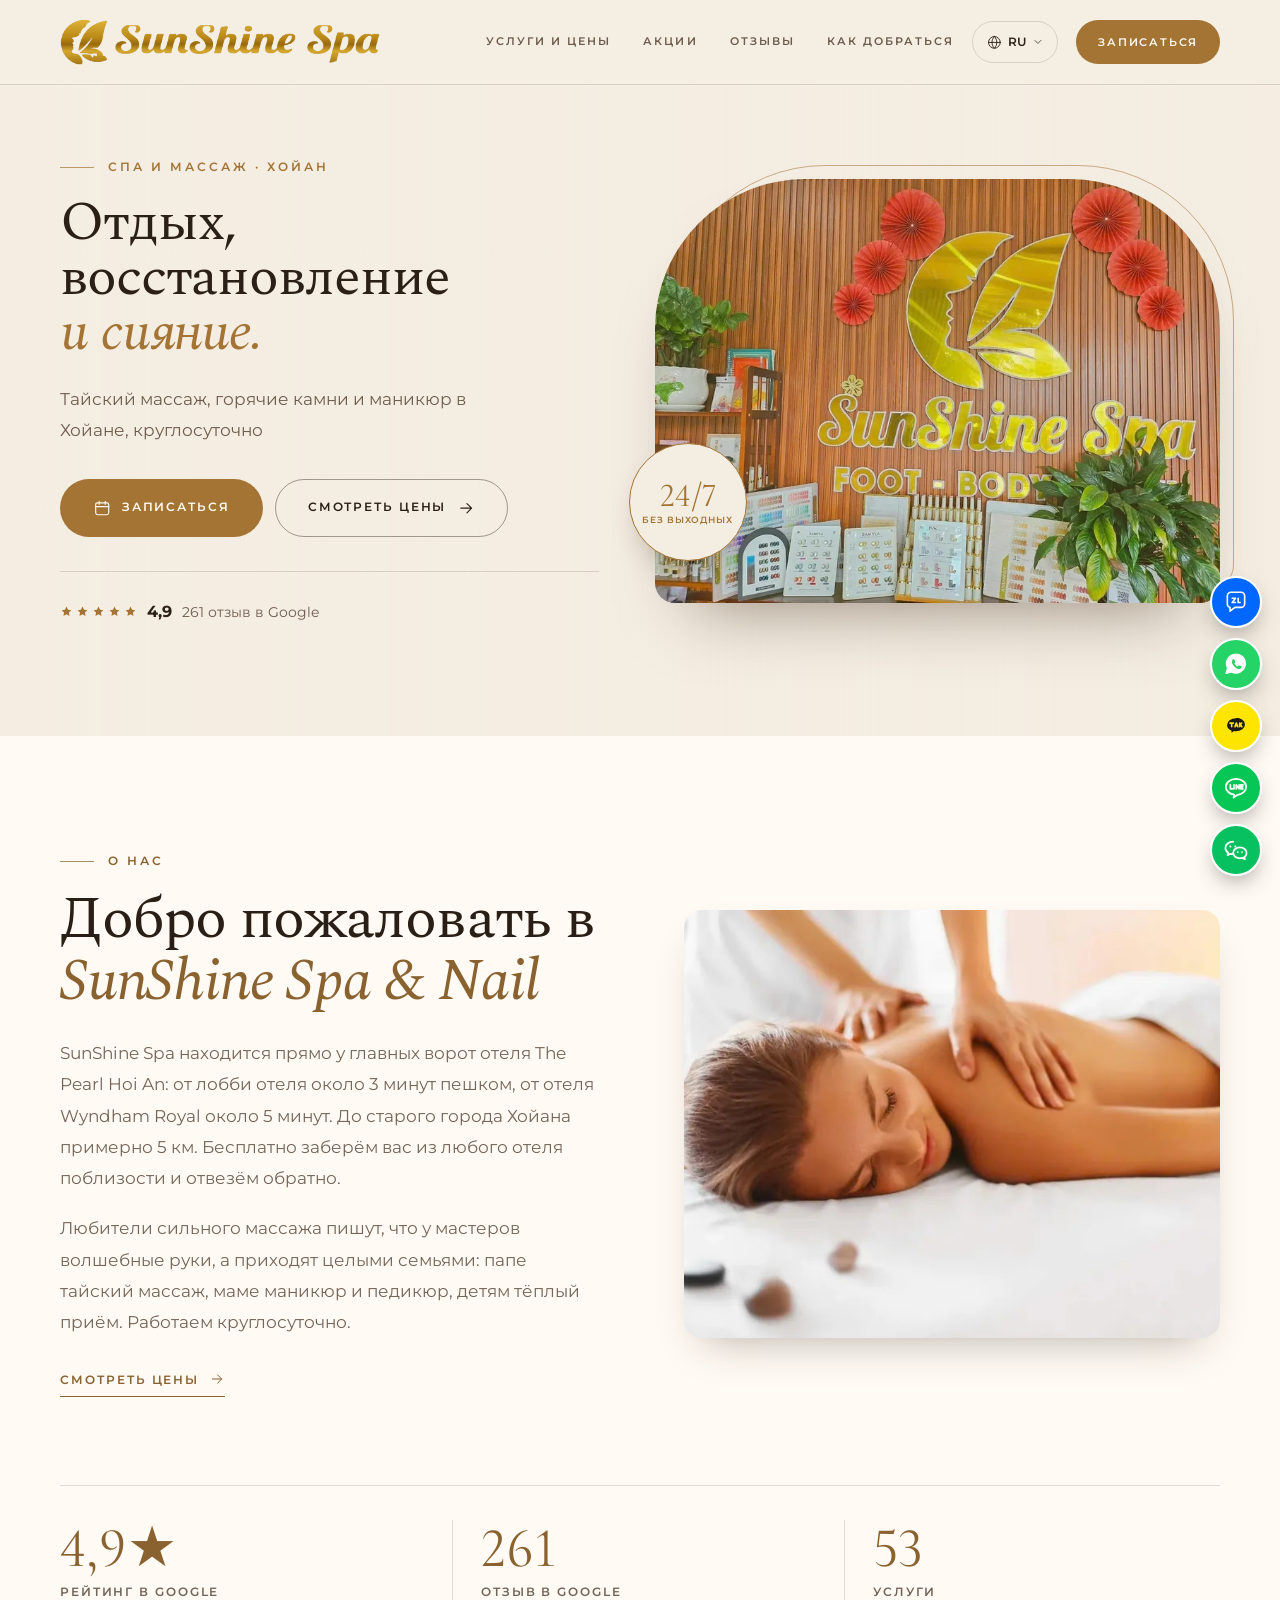
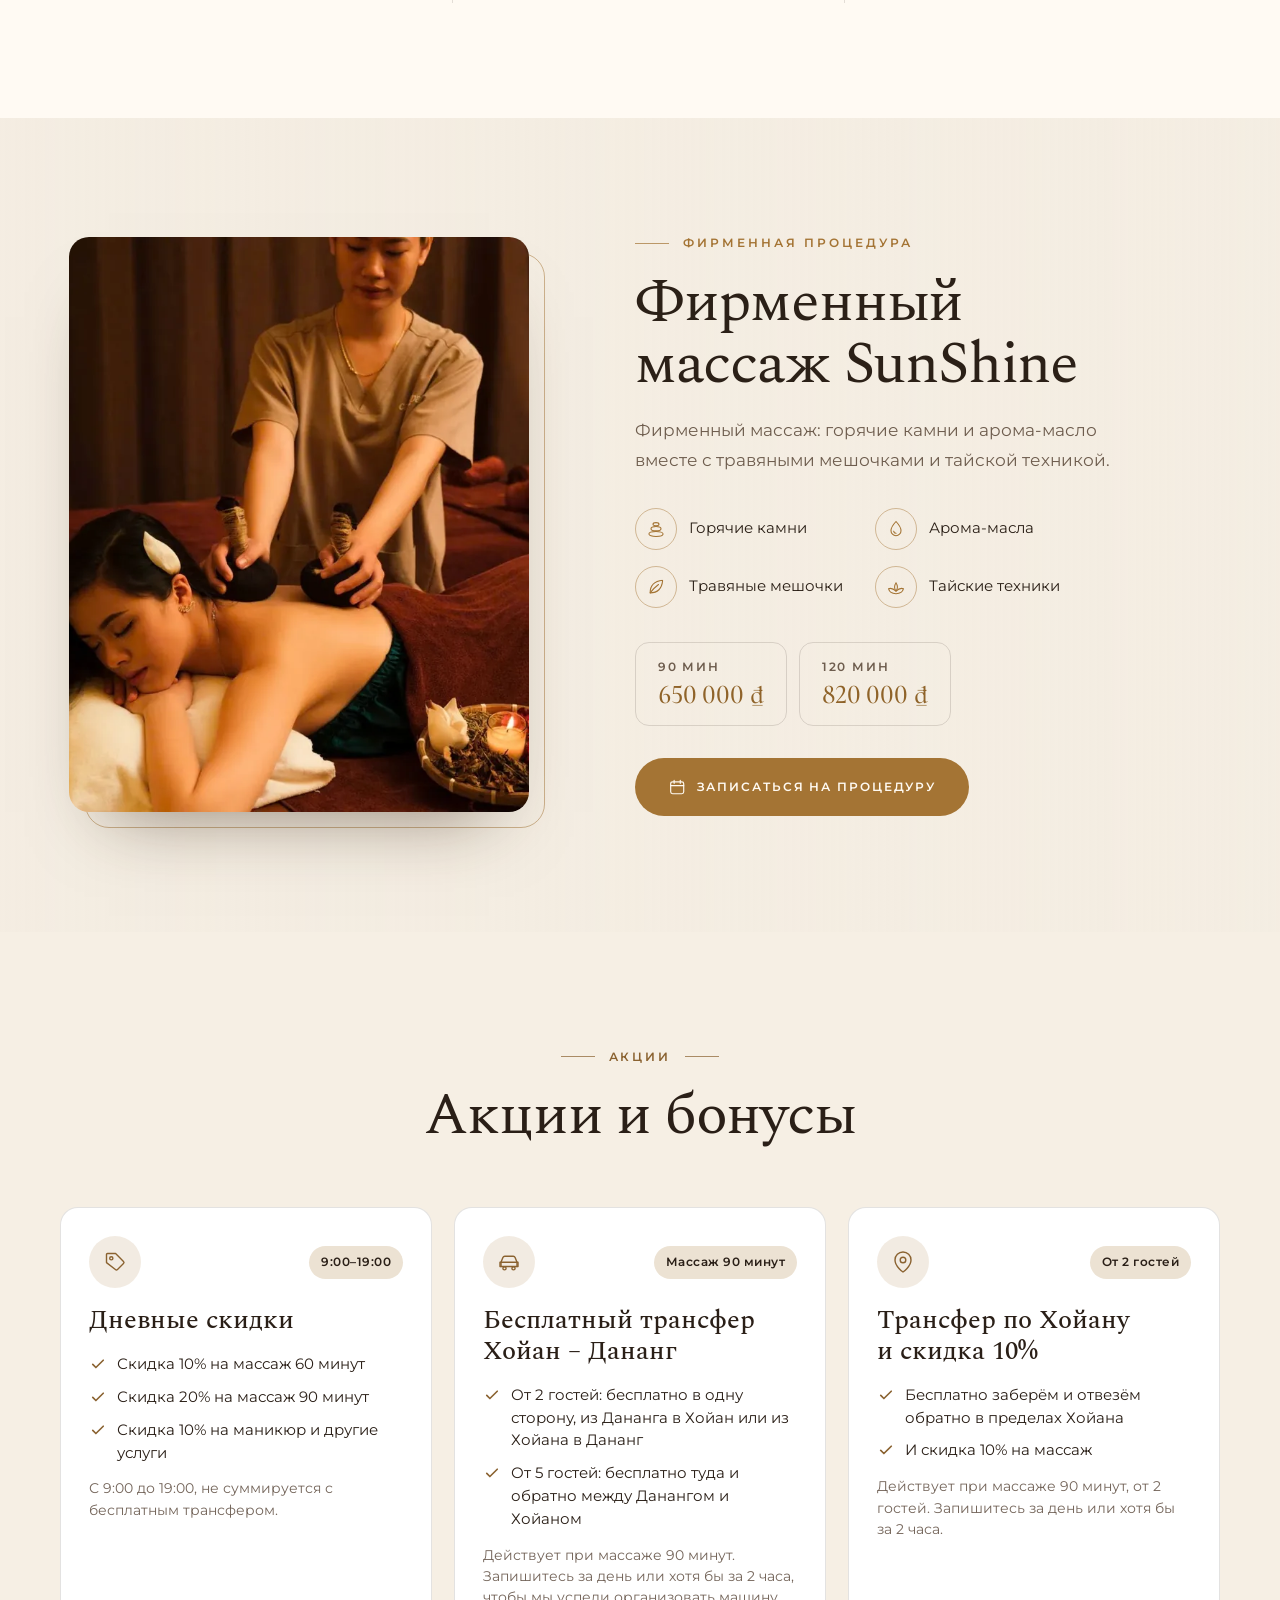
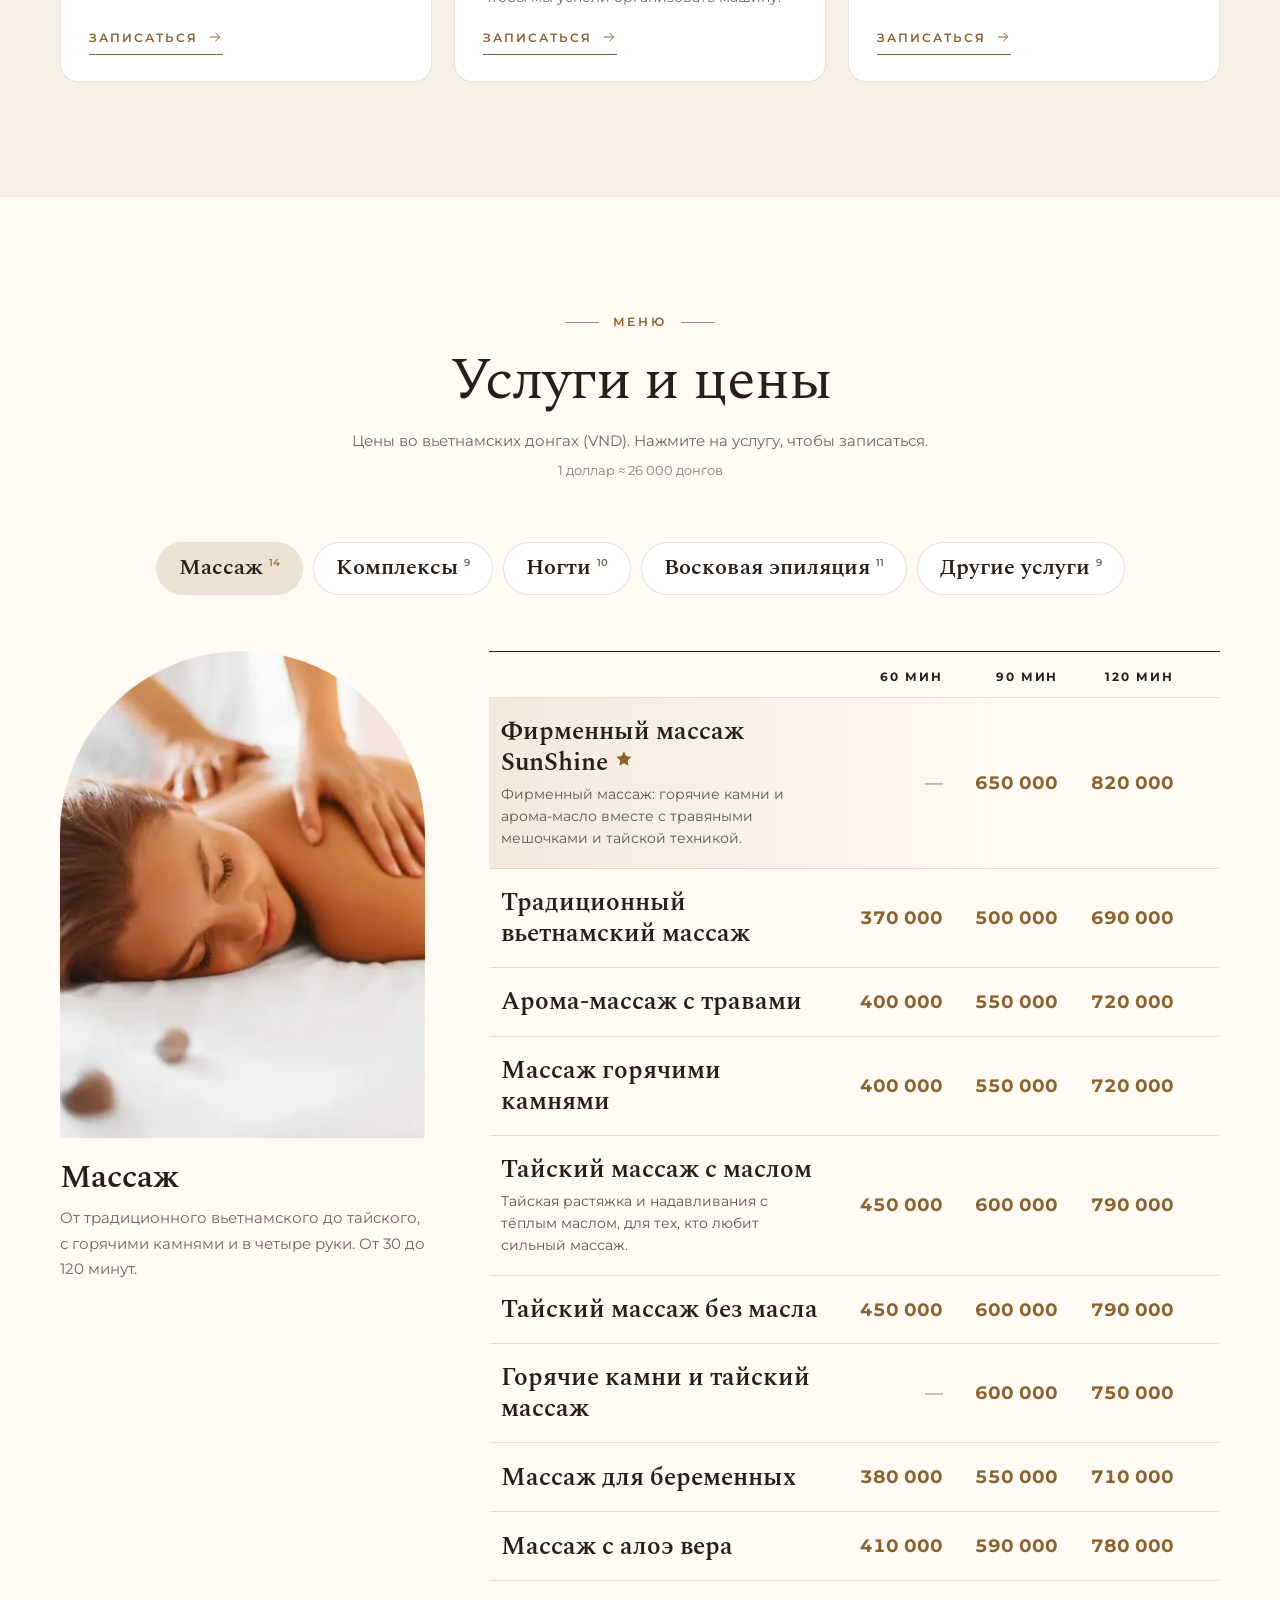
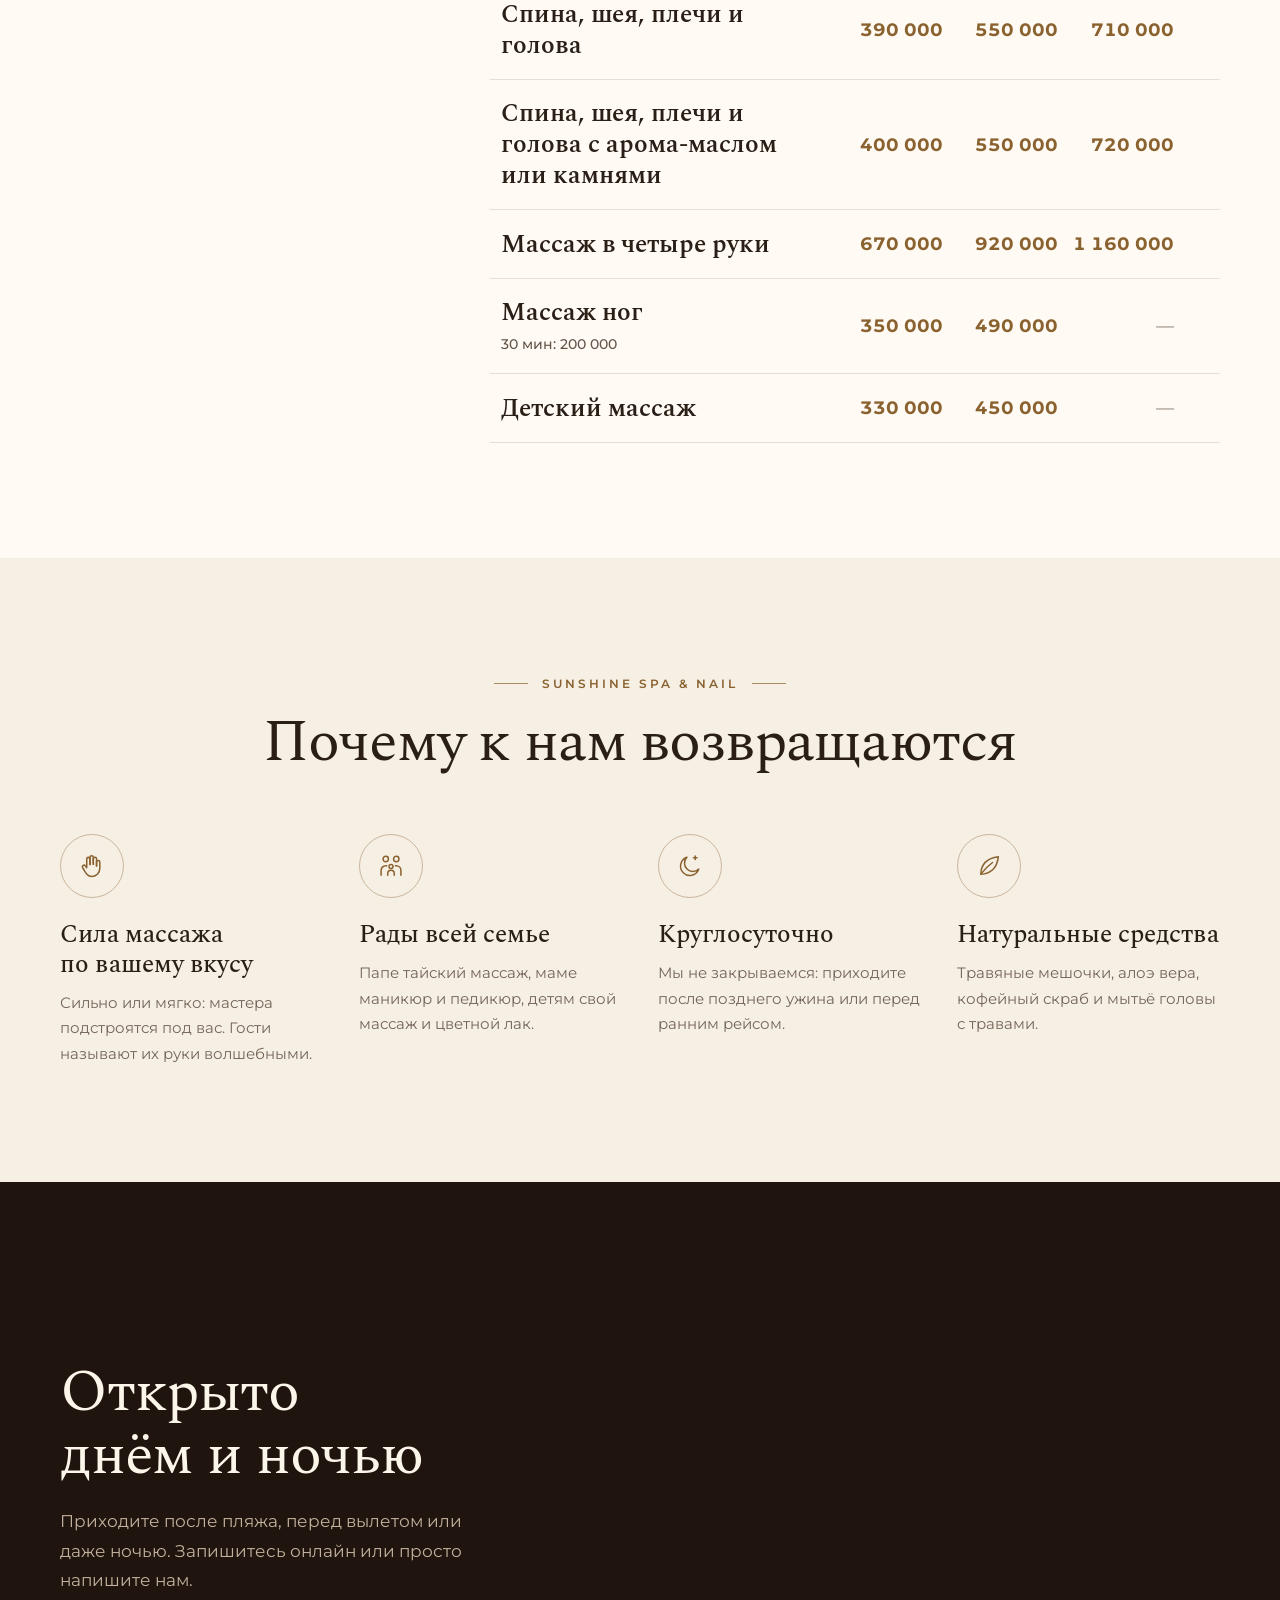
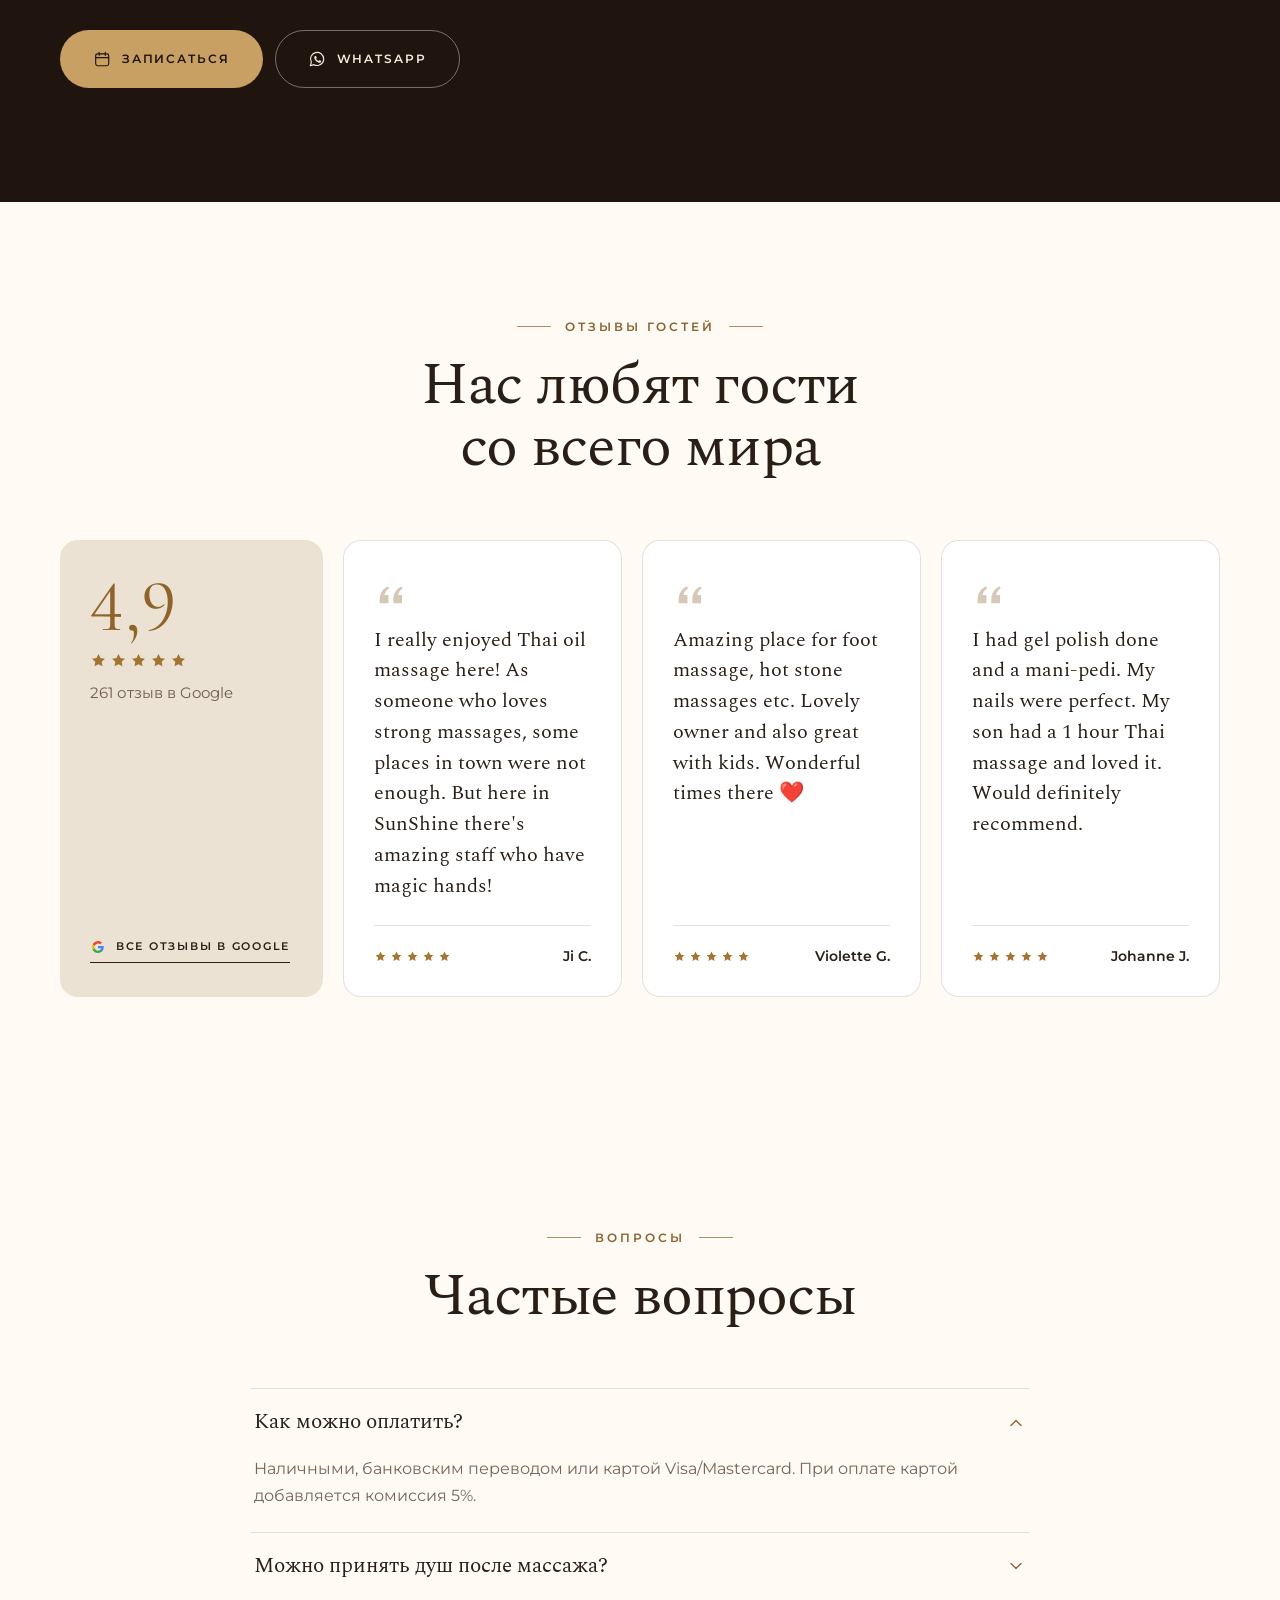
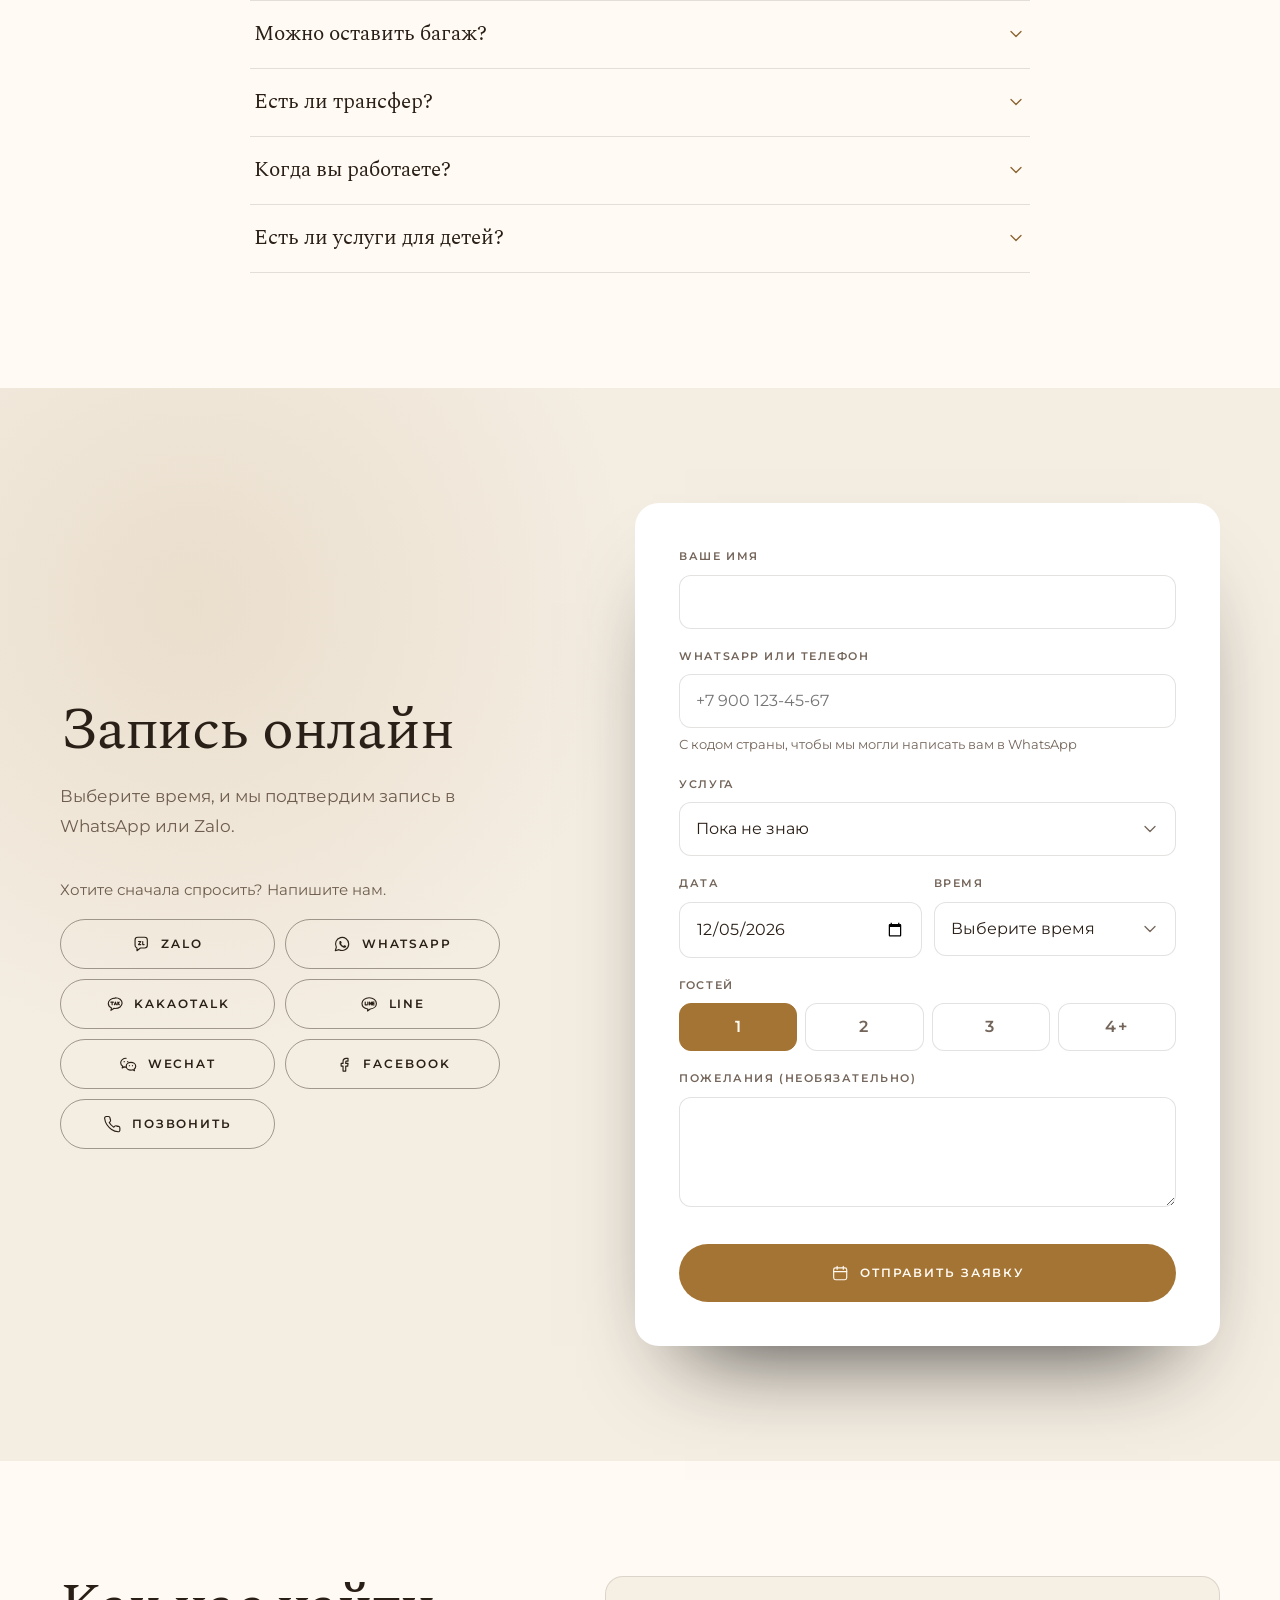
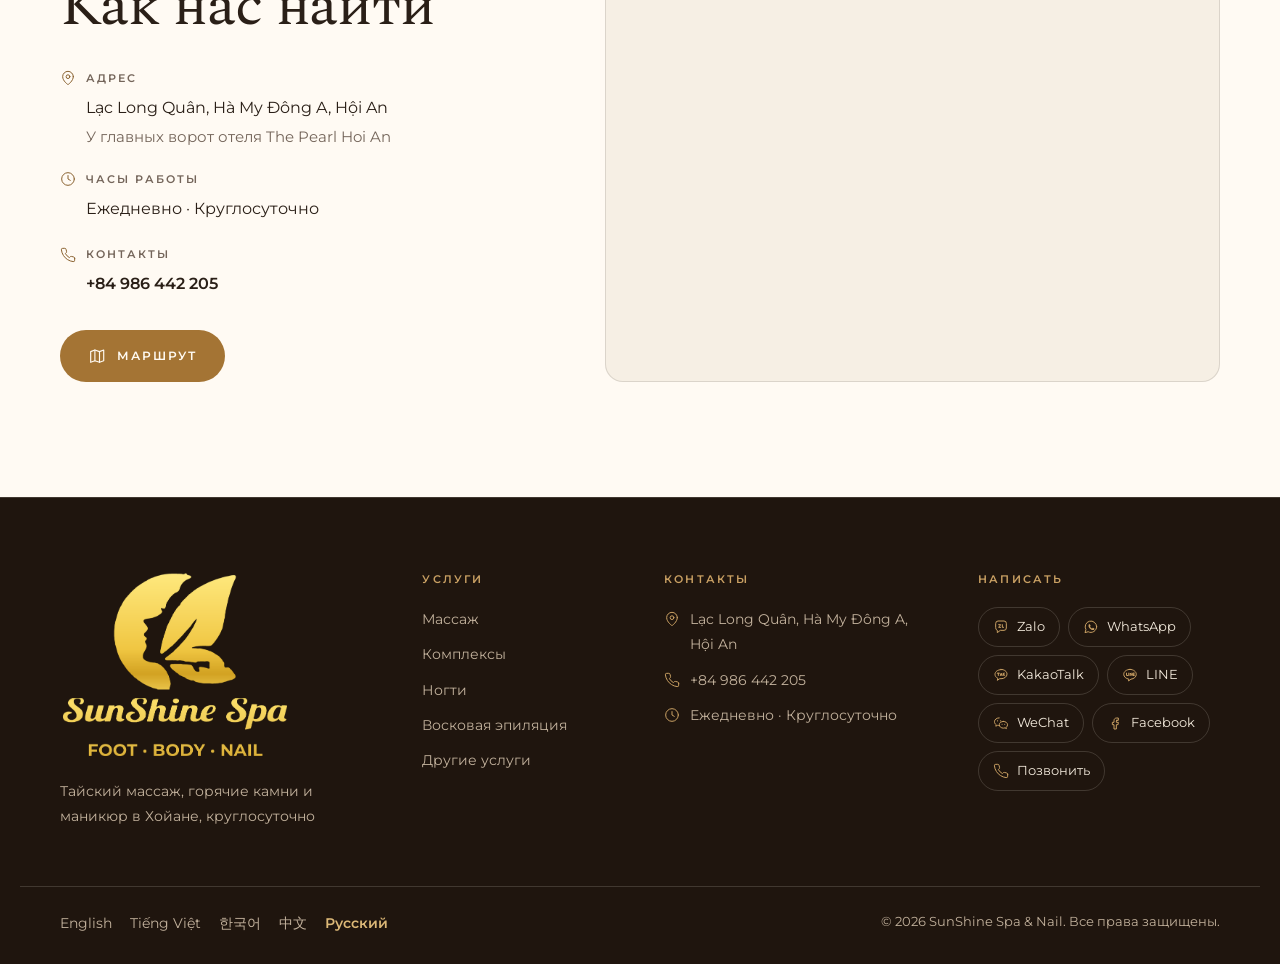
<file: ru/index.html>
<!doctype html>
<html lang="ru" class="v3 bg-palm t-light t-sunshine">
<head>
<meta charset="utf-8">
<meta name="viewport" content="width=device-width, initial-scale=1, viewport-fit=cover">
<title>SunShine Spa &amp; Nail · Спа и массаж · Хойан</title>
<meta name="description" content="Тайский массаж, горячие камни и маникюр в Хойане, круглосуточно · 4,9★ · 261 отзыв в Google">
<meta name="robots" content="noindex,nofollow">
<link rel="canonical" href="https://romans7997.github.io/sunshine-spa/ru/">
<link rel="alternate" hreflang="en" href="https://romans7997.github.io/sunshine-spa/">
<link rel="alternate" hreflang="vi" href="https://romans7997.github.io/sunshine-spa/vi/">
<link rel="alternate" hreflang="ko" href="https://romans7997.github.io/sunshine-spa/ko/">
<link rel="alternate" hreflang="zh" href="https://romans7997.github.io/sunshine-spa/zh/">
<link rel="alternate" hreflang="ru" href="https://romans7997.github.io/sunshine-spa/ru/">
<link rel="alternate" hreflang="x-default" href="https://romans7997.github.io/sunshine-spa/">
<meta property="og:type" content="website">
<meta property="og:title" content="SunShine Spa &amp; Nail">
<meta property="og:description" content="Тайский массаж, горячие камни и маникюр в Хойане, круглосуточно">
<meta property="og:image" content="https://romans7997.github.io/sunshine-spa/img/og.jpg"><meta name="theme-color" content="#1f150e">
<link rel="icon" href="../favicon.svg" type="image/svg+xml">
<link rel="preconnect" href="https://fonts.googleapis.com">
<link rel="preconnect" href="https://fonts.gstatic.com" crossorigin>
<link rel="stylesheet" href="https://fonts.googleapis.com/css2?family=Cormorant+Garamond:ital,wght@0,400;0,500;0,600;1,400;1,500&amp;family=Montserrat:wght@400;500;600&amp;family=Spectral:ital,wght@0,400;0,500;1,400&amp;display=swap">
<link rel="stylesheet" href="../assets/v3.css?v=6aaa0906">
<style>:root{ --wood:#f4ede2;--wood-2:#ece2d3;--wood-3:#e0d3bf;--wood-rgb:244,237,226;--cream:#fffaf3;--cream-2:#f6efe4;--paper:#ffffff;--on-dark:#2b2017;--on-dark-muted:#6e5d4e;--on-dark-rgb:43,32,23;--on-dark-head:#2b2017;--line-dark:rgba(43,32,23,.14);--gold:#a47434;--gold-hi:#8f6329;--gold-rgb:164,116,52;--btn-ink:#fffaf2;--gold-deep:#8a6230;--glow-rgb:214,168,98;--glow2-rgb:190,150,95;--slat-rgb:120,90,60 }</style>
<script>document.documentElement.classList.add("js")</script>
<link rel="preload" as="image" href="../img/hero-1280.webp" imagesrcset="../img/hero-800.webp 800w, ../img/hero-1280.webp 1280w" imagesizes="(min-width: 960px) 40vw, 100vw">
<script type="application/ld+json">{"@context": "https://schema.org", "@type": "DaySpa", "name": "SunShine Spa & Nail", "telephone": "+84986442205", "url": "https://romans7997.github.io/sunshine-spa/ru/", "address": {"@type": "PostalAddress", "streetAddress": "Lạc Long Quân, Hà My Đông A, Hội An", "addressLocality": "Hoi An", "addressCountry": "VN"}, "openingHoursSpecification": [{"@type": "OpeningHoursSpecification", "dayOfWeek": "Monday", "opens": "00:00", "closes": "24:00"}, {"@type": "OpeningHoursSpecification", "dayOfWeek": "Tuesday", "opens": "00:00", "closes": "24:00"}, {"@type": "OpeningHoursSpecification", "dayOfWeek": "Wednesday", "opens": "00:00", "closes": "24:00"}, {"@type": "OpeningHoursSpecification", "dayOfWeek": "Thursday", "opens": "00:00", "closes": "24:00"}, {"@type": "OpeningHoursSpecification", "dayOfWeek": "Friday", "opens": "00:00", "closes": "24:00"}, {"@type": "OpeningHoursSpecification", "dayOfWeek": "Saturday", "opens": "00:00", "closes": "24:00"}, {"@type": "OpeningHoursSpecification", "dayOfWeek": "Sunday", "opens": "00:00", "closes": "24:00"}], "sameAs": ["https://www.facebook.com/p/Sunshine-Spa-Nail-100092625280093/", "https://www.google.com/maps/place/?q=place_id:ChIJjfmBW60PQjERwZygsNHJV4o"], "priceRange": "₫₫", "image": "https://romans7997.github.io/sunshine-spa/img/hero-1280.webp"}</script>
<script type="application/ld+json">{"@context": "https://schema.org", "@type": "FAQPage", "mainEntity": [{"@type": "Question", "name": "Как можно оплатить?", "acceptedAnswer": {"@type": "Answer", "text": "Наличными, банковским переводом или картой Visa/Mastercard. При оплате картой добавляется комиссия 5%."}}, {"@type": "Question", "name": "Можно принять душ после массажа?", "acceptedAnswer": {"@type": "Answer", "text": "Да, после массажа можно принять душ."}}, {"@type": "Question", "name": "Можно оставить багаж?", "acceptedAnswer": {"@type": "Answer", "text": "Да, оставьте багаж у нас, погуляйте и заберите его позже."}}, {"@type": "Question", "name": "Есть ли трансфер?", "acceptedAnswer": {"@type": "Answer", "text": "Да. Бесплатно заберём вас из любого отеля поблизости и отвезём обратно. Если берёте массаж на 90 минут, трансфер тоже бесплатный: по Хойану от 2 гостей, между Данангом и Хойаном в одну сторону от 2 гостей, туда и обратно от 5 гостей. Запишитесь за день или хотя бы за 2 часа."}}, {"@type": "Question", "name": "Когда вы работаете?", "acceptedAnswer": {"@type": "Answer", "text": "Круглосуточно, без выходных."}}, {"@type": "Question", "name": "Есть ли услуги для детей?", "acceptedAnswer": {"@type": "Answer", "text": "Да, детский массаж и детский маникюр, так что отдохнуть можно всей семьёй."}}]}</script>
</head>
<body>
<a class="skip" href="#main">Перейти к содержимому</a>

<header class="nav" id="top">
  <div class="wrap nav-inner">
    <a class="logo" href="#top" aria-label="SunShine Spa &amp; Nail"><img class="logo-img" src="../logo-wide.png" alt="SunShine Spa &amp; Nail" width="2098" height="300"></a>
    <nav class="nav-links" aria-label="Меню">
      <a href="#services">Услуги и цены</a>
<a href="#offers">Акции</a><a href="#reviews">Отзывы</a>      <a href="#visit">Как добраться</a>
    </nav>
    <details class="lang">
      <summary aria-label="Язык"><svg class="ic" viewBox="0 0 24 24" aria-hidden="true" focusable="false"><circle cx="12" cy="12" r="9.5"/><path d="M2.5 12h19M12 2.5c2.6 2.8 3.9 6 3.9 9.5S14.6 18.7 12 21.5C9.4 18.7 8.1 15.5 8.1 12S9.4 5.3 12 2.5z"/></svg><span>RU</span><svg class="ic chev" viewBox="0 0 24 24" aria-hidden="true" focusable="false"><path d="M6 9l6 6 6-6"/></svg></summary>
      <ul class="lang-menu">
<li><a href="../" hreflang="en" lang="en" data-lang="en">English</a></li>
<li><a href="../vi/" hreflang="vi" lang="vi" data-lang="vi">Tiếng Việt</a></li>
<li><a href="../ko/" hreflang="ko" lang="ko" data-lang="ko">한국어</a></li>
<li><a href="../zh/" hreflang="zh" lang="zh" data-lang="zh">中文</a></li>
<li><a href="../ru/" hreflang="ru" lang="ru" data-lang="ru" aria-current="true">Русский</a></li>
      </ul>
    </details>
<a class="btn btn-gold btn-sm nav-book" href="#book">Записаться</a>  </div>
</header>

<main id="main">
  <section class="hero">
    <div class="tex" aria-hidden="true"><picture><source media="(max-width: 959px)" srcset="../img/texm-800.webp 800w, ../img/texm-1600.webp 1600w" sizes="100vw"><img src="../img/tex-1600.webp" srcset="../img/tex-800.webp 800w, ../img/tex-1600.webp 1600w" sizes="100vw" alt="" decoding="async"></picture></div>
    <div class="wrap hero-grid">
      <div class="hero-copy">
        <p class="eyebrow eyebrow-light">Спа и массаж · Хойан</p>
        <h1 class="hero-title"><span>Отдых, восстановление</span> <em>и сияние.</em></h1>
        <p class="hero-lead">Тайский массаж, горячие камни и маникюр в Хойане, круглосуточно</p>
        <div class="hero-cta">
<a class="btn btn-gold btn-lg" href="#book"><svg class="ic" viewBox="0 0 24 24" aria-hidden="true" focusable="false"><rect x="3.5" y="5" width="17" height="15.5" rx="2.5"/><path d="M8 3v4M16 3v4M3.5 10h17"/></svg><span>Записаться</span></a><a class="btn btn-line-light btn-lg" href="#services"><span>Смотреть цены</span><svg class="ic" viewBox="0 0 24 24" aria-hidden="true" focusable="false"><path d="M5 12h14M13 6l6 6-6 6"/></svg></a>        </div>
        <div class="hero-meta">
<a class="hero-rating" href="https://www.google.com/maps/place/?q=place_id:ChIJjfmBW60PQjERwZygsNHJV4o" target="_blank" rel="noopener"><span class="stars xs" role="img" aria-label="4.9 / 5"><svg class="st" viewBox="0 0 24 24" aria-hidden="true" focusable="false"><path class="fill" d="M12 2.8l2.8 5.8 6.3.9-4.6 4.4 1.1 6.3L12 17.2l-5.6 3 1.1-6.3L2.9 9.5l6.3-.9z"/></svg><svg class="st" viewBox="0 0 24 24" aria-hidden="true" focusable="false"><path class="fill" d="M12 2.8l2.8 5.8 6.3.9-4.6 4.4 1.1 6.3L12 17.2l-5.6 3 1.1-6.3L2.9 9.5l6.3-.9z"/></svg><svg class="st" viewBox="0 0 24 24" aria-hidden="true" focusable="false"><path class="fill" d="M12 2.8l2.8 5.8 6.3.9-4.6 4.4 1.1 6.3L12 17.2l-5.6 3 1.1-6.3L2.9 9.5l6.3-.9z"/></svg><svg class="st" viewBox="0 0 24 24" aria-hidden="true" focusable="false"><path class="fill" d="M12 2.8l2.8 5.8 6.3.9-4.6 4.4 1.1 6.3L12 17.2l-5.6 3 1.1-6.3L2.9 9.5l6.3-.9z"/></svg><svg class="st" viewBox="0 0 24 24" aria-hidden="true" focusable="false"><path class="fill" d="M12 2.8l2.8 5.8 6.3.9-4.6 4.4 1.1 6.3L12 17.2l-5.6 3 1.1-6.3L2.9 9.5l6.3-.9z"/></svg></span><strong>4,9</strong><span>261 отзыв в Google</span></a>        </div>
      </div>
      <div class="hero-media">
        <div class="arch"><img src="../img/hero-1280.webp" srcset="../img/hero-800.webp 800w, ../img/hero-1280.webp 1280w" sizes="(min-width: 960px) 40vw, 100vw" alt="" width="1280" height="960" fetchpriority="high" style="object-position:50% 40%"></div>
<div class="seal" aria-hidden="true"><span class="seal-big">24/7</span><span class="seal-small">без выходных</span></div>
      </div>
    </div>
  </section>


  <section class="section intro" id="about">
    <div class="wrap">
      <div class="intro-grid">
        <div class="intro-copy">
          <p class="eyebrow">О нас</p>
          <h2>Добро пожаловать в <em>SunShine Spa &amp; Nail</em></h2>
<p class="lead">SunShine Spa находится прямо у главных ворот отеля The Pearl Hoi An: от лобби отеля около 3 минут пешком, от отеля Wyndham Royal около 5 минут. До старого города Хойана примерно 5 км. Бесплатно заберём вас из любого отеля поблизости и отвезём обратно.</p><p class="lead">Любители сильного массажа пишут, что у мастеров волшебные руки, а приходят целыми семьями: папе тайский массаж, маме маникюр и педикюр, детям тёплый приём. Работаем круглосуточно.</p>          <a class="link-arrow" href="#services"><span>Смотреть цены</span><svg class="ic" viewBox="0 0 24 24" aria-hidden="true" focusable="false"><path d="M5 12h14M13 6l6 6-6 6"/></svg></a>
        </div>
        <div class="intro-media"><img src="../img/about-1280.webp" srcset="../img/about-800.webp 800w, ../img/about-1280.webp 1280w" sizes="(min-width: 960px) 42vw, 100vw" alt="" width="1280" height="854" loading="lazy" decoding="async" style="object-position:40% 50%"></div>
      </div>
      <ul class="stats" style="--n:3">
<li><span class="stat-big">4,9★</span><span class="stat-small">рейтинг в Google</span></li>
<li><span class="stat-big">261</span><span class="stat-small">отзыв в Google</span></li>
<li><span class="stat-big">53</span><span class="stat-small">услуги</span></li>
      </ul>
    </div>
  </section>

  <section class="section signature" id="signature">
    <div class="tex" aria-hidden="true"><picture><source media="(max-width: 959px)" srcset="../img/texm-800.webp 800w, ../img/texm-1600.webp 1600w" sizes="100vw"><img src="../img/tex-1600.webp" srcset="../img/tex-800.webp 800w, ../img/tex-1600.webp 1600w" sizes="100vw" alt="" decoding="async"></picture></div>
    <div class="wrap sig-grid">
<div class="sig-media"><div class="sig-frame"><img src="../img/sig-1000.webp" srcset="../img/sig-800.webp 800w, ../img/sig-1000.webp 1000w" sizes="(min-width: 960px) 40vw, 100vw" alt="" width="1000" height="1000" loading="lazy" decoding="async" style="object-position:45% 50%"></div></div>      <div class="sig-copy">
        <p class="eyebrow eyebrow-light">Фирменная процедура</p>
        <h2>Фирменный массаж SunShine</h2>
<p class="sig-desc">Фирменный массаж: горячие камни и арома-масло вместе с травяными мешочками и тайской техникой.</p>        <ul class="sig-incl" aria-label="Что входит">
<li><svg class="ic" viewBox="0 0 24 24" aria-hidden="true" focusable="false"><ellipse cx="12" cy="18" rx="8.5" ry="3"/><ellipse cx="12" cy="11.6" rx="6" ry="2.6"/><ellipse cx="12" cy="6.2" rx="3.6" ry="1.9"/></svg><span>Горячие камни</span></li><li><svg class="ic" viewBox="0 0 24 24" aria-hidden="true" focusable="false"><path d="M12 3s6 6.4 6 11a6 6 0 0 1-12 0c0-4.6 6-11 6-11z"/><path d="M9.2 14.6a2.9 2.9 0 0 0 2.8 2.6"/></svg><span>Арома-масла</span></li><li><svg class="ic" viewBox="0 0 24 24" aria-hidden="true" focusable="false"><path d="M5 19c0-8 5-14 15-15-1 10-7 15-15 15z"/><path d="M5 19c3-4 6-7 10-10"/></svg><span>Травяные мешочки</span></li><li><svg class="ic" viewBox="0 0 24 24" aria-hidden="true" focusable="false"><path d="M12 20c-4 0-8-2-9-6 3-1 6 0 9 3 3-3 6-4 9-3-1 4-5 6-9 6z"/><path d="M12 17c-2-2.5-2.5-6 0-10 2.5 4 2 7.5 0 10z"/></svg><span>Тайские техники</span></li>        </ul>
        <ul class="sig-prices">
<li><span>90 мин</span><strong>650 000 ₫</strong></li><li><span>120 мин</span><strong>820 000 ₫</strong></li>        </ul>
<a class="btn btn-gold btn-lg" href="#book" data-service="s0-0"><svg class="ic" viewBox="0 0 24 24" aria-hidden="true" focusable="false"><rect x="3.5" y="5" width="17" height="15.5" rx="2.5"/><path d="M8 3v4M16 3v4M3.5 10h17"/></svg><span>Записаться на процедуру</span></a>      </div>
    </div>
  </section>

  <section class="section offers" id="offers">
    <div class="wrap">
      <header class="section-head center"><p class="eyebrow">Акции</p><h2>Акции и бонусы</h2></header>
      <ul class="off-grid">
        <li class="off">
          <div class="off-top"><span class="off-ic"><svg class="ic" viewBox="0 0 24 24" aria-hidden="true" focusable="false"><path d="M3.5 12.6V4.5a1 1 0 0 1 1-1h8.1l7.9 7.9a1.5 1.5 0 0 1 0 2.1l-6 6a1.5 1.5 0 0 1-2.1 0z"/><circle cx="8.3" cy="8.3" r="1.6"/></svg></span><span class="off-tag">9:00–19:00</span></div>
          <h3>Дневные скидки</h3>
          <ul class="off-lines"><li><svg class="ic" viewBox="0 0 24 24" aria-hidden="true" focusable="false"><path d="M5 12.5l4.2 4.2L19 7"/></svg><span>Скидка 10% на массаж 60 минут</span></li><li><svg class="ic" viewBox="0 0 24 24" aria-hidden="true" focusable="false"><path d="M5 12.5l4.2 4.2L19 7"/></svg><span>Скидка 20% на массаж 90 минут</span></li><li><svg class="ic" viewBox="0 0 24 24" aria-hidden="true" focusable="false"><path d="M5 12.5l4.2 4.2L19 7"/></svg><span>Скидка 10% на маникюр и другие услуги</span></li></ul>
<p class="off-note">С 9:00 до 19:00, не суммируется с бесплатным трансфером.</p><a class="link-arrow" href="#book"><span>Записаться</span><svg class="ic" viewBox="0 0 24 24" aria-hidden="true" focusable="false"><path d="M5 12h14M13 6l6 6-6 6"/></svg></a>        </li>
        <li class="off">
          <div class="off-top"><span class="off-ic"><svg class="ic" viewBox="0 0 24 24" aria-hidden="true" focusable="false"><path d="M4 16.5v-4.2l1.9-4.8A2 2 0 0 1 7.8 6.2h8.4a2 2 0 0 1 1.9 1.3l1.9 4.8v4.2"/><path d="M3 12.3h18v4.2H3z"/><circle cx="7.5" cy="18.3" r="1.6"/><circle cx="16.5" cy="18.3" r="1.6"/></svg></span><span class="off-tag">Массаж 90 минут</span></div>
          <h3>Бесплатный трансфер Хойан – Дананг</h3>
          <ul class="off-lines"><li><svg class="ic" viewBox="0 0 24 24" aria-hidden="true" focusable="false"><path d="M5 12.5l4.2 4.2L19 7"/></svg><span>От 2 гостей: бесплатно в одну сторону, из Дананга в Хойан или из Хойана в Дананг</span></li><li><svg class="ic" viewBox="0 0 24 24" aria-hidden="true" focusable="false"><path d="M5 12.5l4.2 4.2L19 7"/></svg><span>От 5 гостей: бесплатно туда и обратно между Данангом и Хойаном</span></li></ul>
<p class="off-note">Действует при массаже 90 минут. Запишитесь за день или хотя бы за 2 часа, чтобы мы успели организовать машину.</p><a class="link-arrow" href="#book"><span>Записаться</span><svg class="ic" viewBox="0 0 24 24" aria-hidden="true" focusable="false"><path d="M5 12h14M13 6l6 6-6 6"/></svg></a>        </li>
        <li class="off">
          <div class="off-top"><span class="off-ic"><svg class="ic" viewBox="0 0 24 24" aria-hidden="true" focusable="false"><path d="M20 10c0 6.5-8 12-8 12s-8-5.5-8-12a8 8 0 0 1 16 0z"/><circle cx="12" cy="10" r="2.8"/></svg></span><span class="off-tag">От 2 гостей</span></div>
          <h3>Трансфер по Хойану и скидка 10%</h3>
          <ul class="off-lines"><li><svg class="ic" viewBox="0 0 24 24" aria-hidden="true" focusable="false"><path d="M5 12.5l4.2 4.2L19 7"/></svg><span>Бесплатно заберём и отвезём обратно в пределах Хойана</span></li><li><svg class="ic" viewBox="0 0 24 24" aria-hidden="true" focusable="false"><path d="M5 12.5l4.2 4.2L19 7"/></svg><span>И скидка 10% на массаж</span></li></ul>
<p class="off-note">Действует при массаже 90 минут, от 2 гостей. Запишитесь за день или хотя бы за 2 часа.</p><a class="link-arrow" href="#book"><span>Записаться</span><svg class="ic" viewBox="0 0 24 24" aria-hidden="true" focusable="false"><path d="M5 12h14M13 6l6 6-6 6"/></svg></a>        </li>
      </ul>
    </div>
  </section>

  <section class="section menu-sec" id="services">
    <div class="wrap">
      <header class="section-head center">
        <p class="eyebrow">Меню</p>
        <h2>Услуги и цены</h2>
        <p class="section-note">Цены во вьетнамских донгах (VND). Нажмите на услугу, чтобы записаться. <span class="rate">1 доллар ≈ 26 000 донгов</span></p>
      </header>
      <div class="tabs" role="tablist" aria-label="Услуги и цены">
<button type="button" role="tab" id="tab-cat0" aria-controls="cat0" aria-selected="true">Массаж<sup>14</sup></button><button type="button" role="tab" id="tab-cat1" aria-controls="cat1" aria-selected="false" tabindex="-1">Комплексы<sup>9</sup></button><button type="button" role="tab" id="tab-cat2" aria-controls="cat2" aria-selected="false" tabindex="-1">Ногти<sup>10</sup></button><button type="button" role="tab" id="tab-cat3" aria-controls="cat3" aria-selected="false" tabindex="-1">Восковая эпиляция<sup>11</sup></button><button type="button" role="tab" id="tab-cat4" aria-controls="cat4" aria-selected="false" tabindex="-1">Другие услуги<sup>9</sup></button>      </div>
      <div class="panel is-active" id="cat0" role="tabpanel" aria-labelledby="tab-cat0">
        <div class="panel-media">
<div class="panel-img"><img src="../img/about-1280.webp" srcset="../img/about-800.webp 800w, ../img/about-1280.webp 1280w" sizes="(min-width: 960px) 30vw, 140px" alt="" width="1280" height="854" fetchpriority="high" style="object-position:32% 45%"></div>          <h3 class="panel-title">Массаж</h3>
<p class="panel-desc">От традиционного вьетнамского до тайского, с горячими камнями и в четыре руки. От 30 до 120 минут.</p>        </div>
        <div class="panel-list">
          <div class="mt" style="--cols:3">
            <div class="mt-head" aria-hidden="true"><span></span><span>60 мин</span><span>90 мин</span><span>120 мин</span><span></span></div>
            <a class="mt-row is-pop" href="#book" data-service="s0-0">
              <span class="mt-name">Фирменный массаж SunShine <span class="pop"><svg class="ic" viewBox="0 0 24 24" aria-hidden="true" focusable="false"><path class="fill" d="M12 2.8l2.8 5.8 6.3.9-4.6 4.4 1.1 6.3L12 17.2l-5.6 3 1.1-6.3L2.9 9.5l6.3-.9z"/></svg></span><small>Фирменный массаж: горячие камни и арома-масло вместе с травяными мешочками и тайской техникой.</small></span>
<span class="mt-p is-empty" data-l="60 мин">—</span><span class="mt-p" data-l="90 мин">650 000</span><span class="mt-p" data-l="120 мин">820 000</span>              <span class="mt-go"><svg class="ic" viewBox="0 0 24 24" aria-hidden="true" focusable="false"><path d="M5 12h14M13 6l6 6-6 6"/></svg></span>
            </a>
            <a class="mt-row" href="#book" data-service="s0-1">
              <span class="mt-name">Традиционный вьетнамский массаж</span>
<span class="mt-p" data-l="60 мин">370 000</span><span class="mt-p" data-l="90 мин">500 000</span><span class="mt-p" data-l="120 мин">690 000</span>              <span class="mt-go"><svg class="ic" viewBox="0 0 24 24" aria-hidden="true" focusable="false"><path d="M5 12h14M13 6l6 6-6 6"/></svg></span>
            </a>
            <a class="mt-row" href="#book" data-service="s0-2">
              <span class="mt-name">Арома-массаж с травами</span>
<span class="mt-p" data-l="60 мин">400 000</span><span class="mt-p" data-l="90 мин">550 000</span><span class="mt-p" data-l="120 мин">720 000</span>              <span class="mt-go"><svg class="ic" viewBox="0 0 24 24" aria-hidden="true" focusable="false"><path d="M5 12h14M13 6l6 6-6 6"/></svg></span>
            </a>
            <a class="mt-row" href="#book" data-service="s0-3">
              <span class="mt-name">Массаж горячими камнями</span>
<span class="mt-p" data-l="60 мин">400 000</span><span class="mt-p" data-l="90 мин">550 000</span><span class="mt-p" data-l="120 мин">720 000</span>              <span class="mt-go"><svg class="ic" viewBox="0 0 24 24" aria-hidden="true" focusable="false"><path d="M5 12h14M13 6l6 6-6 6"/></svg></span>
            </a>
            <a class="mt-row" href="#book" data-service="s0-4">
              <span class="mt-name">Тайский массаж с маслом<small>Тайская растяжка и надавливания с тёплым маслом, для тех, кто любит сильный массаж.</small></span>
<span class="mt-p" data-l="60 мин">450 000</span><span class="mt-p" data-l="90 мин">600 000</span><span class="mt-p" data-l="120 мин">790 000</span>              <span class="mt-go"><svg class="ic" viewBox="0 0 24 24" aria-hidden="true" focusable="false"><path d="M5 12h14M13 6l6 6-6 6"/></svg></span>
            </a>
            <a class="mt-row" href="#book" data-service="s0-5">
              <span class="mt-name">Тайский массаж без масла</span>
<span class="mt-p" data-l="60 мин">450 000</span><span class="mt-p" data-l="90 мин">600 000</span><span class="mt-p" data-l="120 мин">790 000</span>              <span class="mt-go"><svg class="ic" viewBox="0 0 24 24" aria-hidden="true" focusable="false"><path d="M5 12h14M13 6l6 6-6 6"/></svg></span>
            </a>
            <a class="mt-row" href="#book" data-service="s0-6">
              <span class="mt-name">Горячие камни и тайский массаж</span>
<span class="mt-p is-empty" data-l="60 мин">—</span><span class="mt-p" data-l="90 мин">600 000</span><span class="mt-p" data-l="120 мин">750 000</span>              <span class="mt-go"><svg class="ic" viewBox="0 0 24 24" aria-hidden="true" focusable="false"><path d="M5 12h14M13 6l6 6-6 6"/></svg></span>
            </a>
            <a class="mt-row" href="#book" data-service="s0-7">
              <span class="mt-name">Массаж для беременных</span>
<span class="mt-p" data-l="60 мин">380 000</span><span class="mt-p" data-l="90 мин">550 000</span><span class="mt-p" data-l="120 мин">710 000</span>              <span class="mt-go"><svg class="ic" viewBox="0 0 24 24" aria-hidden="true" focusable="false"><path d="M5 12h14M13 6l6 6-6 6"/></svg></span>
            </a>
            <a class="mt-row" href="#book" data-service="s0-8">
              <span class="mt-name">Массаж с алоэ вера</span>
<span class="mt-p" data-l="60 мин">410 000</span><span class="mt-p" data-l="90 мин">590 000</span><span class="mt-p" data-l="120 мин">780 000</span>              <span class="mt-go"><svg class="ic" viewBox="0 0 24 24" aria-hidden="true" focusable="false"><path d="M5 12h14M13 6l6 6-6 6"/></svg></span>
            </a>
            <a class="mt-row" href="#book" data-service="s0-9">
              <span class="mt-name">Спина, шея, плечи и голова</span>
<span class="mt-p" data-l="60 мин">390 000</span><span class="mt-p" data-l="90 мин">550 000</span><span class="mt-p" data-l="120 мин">710 000</span>              <span class="mt-go"><svg class="ic" viewBox="0 0 24 24" aria-hidden="true" focusable="false"><path d="M5 12h14M13 6l6 6-6 6"/></svg></span>
            </a>
            <a class="mt-row" href="#book" data-service="s0-10">
              <span class="mt-name">Спина, шея, плечи и голова с арома-маслом или камнями</span>
<span class="mt-p" data-l="60 мин">400 000</span><span class="mt-p" data-l="90 мин">550 000</span><span class="mt-p" data-l="120 мин">720 000</span>              <span class="mt-go"><svg class="ic" viewBox="0 0 24 24" aria-hidden="true" focusable="false"><path d="M5 12h14M13 6l6 6-6 6"/></svg></span>
            </a>
            <a class="mt-row" href="#book" data-service="s0-11">
              <span class="mt-name">Массаж в четыре руки</span>
<span class="mt-p" data-l="60 мин">670 000</span><span class="mt-p" data-l="90 мин">920 000</span><span class="mt-p" data-l="120 мин">1 160 000</span>              <span class="mt-go"><svg class="ic" viewBox="0 0 24 24" aria-hidden="true" focusable="false"><path d="M5 12h14M13 6l6 6-6 6"/></svg></span>
            </a>
            <a class="mt-row" href="#book" data-service="s0-12">
              <span class="mt-name">Массаж ног<small class="extra">30 мин: 200 000</small></span>
<span class="mt-p" data-l="60 мин">350 000</span><span class="mt-p" data-l="90 мин">490 000</span><span class="mt-p is-empty" data-l="120 мин">—</span>              <span class="mt-go"><svg class="ic" viewBox="0 0 24 24" aria-hidden="true" focusable="false"><path d="M5 12h14M13 6l6 6-6 6"/></svg></span>
            </a>
            <a class="mt-row" href="#book" data-service="s0-13">
              <span class="mt-name">Детский массаж</span>
<span class="mt-p" data-l="60 мин">330 000</span><span class="mt-p" data-l="90 мин">450 000</span><span class="mt-p is-empty" data-l="120 мин">—</span>              <span class="mt-go"><svg class="ic" viewBox="0 0 24 24" aria-hidden="true" focusable="false"><path d="M5 12h14M13 6l6 6-6 6"/></svg></span>
            </a>
          </div>
        </div>
      </div>
      <div class="panel" id="cat1" role="tabpanel" aria-labelledby="tab-cat1">
        <div class="panel-media">
<div class="panel-img"><img src="../img/c1-1600.webp" srcset="../img/c1-800.webp 800w, ../img/c1-1600.webp 1600w" sizes="(min-width: 960px) 30vw, 140px" alt="" width="1600" height="2400" loading="lazy" decoding="async" style="object-position:50% 40%"></div>          <h3 class="panel-title">Комплексы</h3>
<p class="panel-desc">Массаж, уход за лицом, мытьё головы и скраб за один визит, от 60 до 160 минут.</p>        </div>
        <div class="panel-list">
          <div class="ml">
            <a class="ml-row" href="#book" data-service="s1-0">
              <span class="mt-name">Массаж тела и уход за лицом (или мытьё головы, или скраб)</span>
              <span class="ml-prices"><span><em>90 мин</em>590 000</span></span>
              <span class="mt-go"><svg class="ic" viewBox="0 0 24 24" aria-hidden="true" focusable="false"><path d="M5 12h14M13 6l6 6-6 6"/></svg></span>
            </a>
            <a class="ml-row" href="#book" data-service="s1-1">
              <span class="mt-name">Массаж тела, уход за лицом и мытьё головы</span>
              <span class="ml-prices"><span><em>120 мин</em>750 000</span></span>
              <span class="mt-go"><svg class="ic" viewBox="0 0 24 24" aria-hidden="true" focusable="false"><path d="M5 12h14M13 6l6 6-6 6"/></svg></span>
            </a>
            <a class="ml-row" href="#book" data-service="s1-2">
              <span class="mt-name">Массаж тела, лицо, мытьё головы и скраб</span>
              <span class="ml-prices"><span><em>160 мин</em>1 050 000</span></span>
              <span class="mt-go"><svg class="ic" viewBox="0 0 24 24" aria-hidden="true" focusable="false"><path d="M5 12h14M13 6l6 6-6 6"/></svg></span>
            </a>
            <a class="ml-row" href="#book" data-service="s1-3">
              <span class="mt-name">Кофейный скраб и уход за лицом</span>
              <span class="ml-prices"><span><em>90 мин</em>600 000</span><span><em>120 мин</em>780 000</span></span>
              <span class="mt-go"><svg class="ic" viewBox="0 0 24 24" aria-hidden="true" focusable="false"><path d="M5 12h14M13 6l6 6-6 6"/></svg></span>
            </a>
            <a class="ml-row" href="#book" data-service="s1-4">
              <span class="mt-name">Кофейный скраб, лицо и мытьё головы</span>
              <span class="ml-prices"><span><em>120 мин</em>800 000</span></span>
              <span class="mt-go"><svg class="ic" viewBox="0 0 24 24" aria-hidden="true" focusable="false"><path d="M5 12h14M13 6l6 6-6 6"/></svg></span>
            </a>
            <a class="ml-row" href="#book" data-service="s1-5">
              <span class="mt-name">Уход за лицом</span>
              <span class="ml-prices"><span><em>60 мин</em>400 000</span></span>
              <span class="mt-go"><svg class="ic" viewBox="0 0 24 24" aria-hidden="true" focusable="false"><path d="M5 12h14M13 6l6 6-6 6"/></svg></span>
            </a>
            <a class="ml-row" href="#book" data-service="s1-6">
              <span class="mt-name">Уход за лицом и мытьё головы</span>
              <span class="ml-prices"><span><em>60 мин</em>400 000</span></span>
              <span class="mt-go"><svg class="ic" viewBox="0 0 24 24" aria-hidden="true" focusable="false"><path d="M5 12h14M13 6l6 6-6 6"/></svg></span>
            </a>
            <a class="ml-row" href="#book" data-service="s1-7">
              <span class="mt-name">Массаж тела, лицо, маникюр и педикюр</span>
              <span class="ml-prices"><span><em>120 мин</em>800 000</span></span>
              <span class="mt-go"><svg class="ic" viewBox="0 0 24 24" aria-hidden="true" focusable="false"><path d="M5 12h14M13 6l6 6-6 6"/></svg></span>
            </a>
            <a class="ml-row" href="#book" data-service="s1-8">
              <span class="mt-name">Скраб, маска, маникюр и педикюр</span>
              <span class="ml-prices"><span><em>120 мин</em>800 000</span></span>
              <span class="mt-go"><svg class="ic" viewBox="0 0 24 24" aria-hidden="true" focusable="false"><path d="M5 12h14M13 6l6 6-6 6"/></svg></span>
            </a>
          </div>
        </div>
      </div>
      <div class="panel" id="cat2" role="tabpanel" aria-labelledby="tab-cat2">
        <div class="panel-media">
<div class="panel-img"><img src="../img/c2-1280.webp" srcset="../img/c2-800.webp 800w, ../img/c2-1280.webp 1280w" sizes="(min-width: 960px) 30vw, 140px" alt="" width="1280" height="960" loading="lazy" decoding="async" style="object-position:48% 50%"></div>          <h3 class="panel-title">Ногти</h3>
<p class="panel-desc">Маникюр, педикюр, гель-лак и дизайн, есть детское покрытие.</p>        </div>
        <div class="panel-list">
          <div class="ml">
            <a class="ml-row" href="#book" data-service="s2-0">
              <span class="mt-name">Базовый маникюр</span>
              <span class="ml-prices"><span>150 000</span></span>
              <span class="mt-go"><svg class="ic" viewBox="0 0 24 24" aria-hidden="true" focusable="false"><path d="M5 12h14M13 6l6 6-6 6"/></svg></span>
            </a>
            <a class="ml-row" href="#book" data-service="s2-1">
              <span class="mt-name">Базовый педикюр</span>
              <span class="ml-prices"><span>150 000</span></span>
              <span class="mt-go"><svg class="ic" viewBox="0 0 24 24" aria-hidden="true" focusable="false"><path d="M5 12h14M13 6l6 6-6 6"/></svg></span>
            </a>
            <a class="ml-row" href="#book" data-service="s2-2">
              <span class="mt-name">Детское покрытие лаком</span>
              <span class="ml-prices"><span>150 000</span></span>
              <span class="mt-go"><svg class="ic" viewBox="0 0 24 24" aria-hidden="true" focusable="false"><path d="M5 12h14M13 6l6 6-6 6"/></svg></span>
            </a>
            <a class="ml-row" href="#book" data-service="s2-3">
              <span class="mt-name">Дизайн ногтей на руках или ногах</span>
              <span class="ml-prices"><span>400 000 – 550 000</span></span>
              <span class="mt-go"><svg class="ic" viewBox="0 0 24 24" aria-hidden="true" focusable="false"><path d="M5 12h14M13 6l6 6-6 6"/></svg></span>
            </a>
            <a class="ml-row" href="#book" data-service="s2-4">
              <span class="mt-name">Маникюр с покрытием</span>
              <span class="ml-prices"><span>280 000</span></span>
              <span class="mt-go"><svg class="ic" viewBox="0 0 24 24" aria-hidden="true" focusable="false"><path d="M5 12h14M13 6l6 6-6 6"/></svg></span>
            </a>
            <a class="ml-row" href="#book" data-service="s2-5">
              <span class="mt-name">Педикюр с покрытием</span>
              <span class="ml-prices"><span>280 000</span></span>
              <span class="mt-go"><svg class="ic" viewBox="0 0 24 24" aria-hidden="true" focusable="false"><path d="M5 12h14M13 6l6 6-6 6"/></svg></span>
            </a>
            <a class="ml-row" href="#book" data-service="s2-6">
              <span class="mt-name">Гель-лак на руках</span>
              <span class="ml-prices"><span>350 000</span></span>
              <span class="mt-go"><svg class="ic" viewBox="0 0 24 24" aria-hidden="true" focusable="false"><path d="M5 12h14M13 6l6 6-6 6"/></svg></span>
            </a>
            <a class="ml-row" href="#book" data-service="s2-7">
              <span class="mt-name">Гель-лак на ногах</span>
              <span class="ml-prices"><span>350 000</span></span>
              <span class="mt-go"><svg class="ic" viewBox="0 0 24 24" aria-hidden="true" focusable="false"><path d="M5 12h14M13 6l6 6-6 6"/></svg></span>
            </a>
            <a class="ml-row" href="#book" data-service="s2-8">
              <span class="mt-name">Детский гель-лак</span>
              <span class="ml-prices"><span>250 000</span></span>
              <span class="mt-go"><svg class="ic" viewBox="0 0 24 24" aria-hidden="true" focusable="false"><path d="M5 12h14M13 6l6 6-6 6"/></svg></span>
            </a>
            <a class="ml-row" href="#book" data-service="s2-9">
              <span class="mt-name">Детский гель-лак с рисунком</span>
              <span class="ml-prices"><span>300 000 – 350 000</span></span>
              <span class="mt-go"><svg class="ic" viewBox="0 0 24 24" aria-hidden="true" focusable="false"><path d="M5 12h14M13 6l6 6-6 6"/></svg></span>
            </a>
          </div>
        </div>
      </div>
      <div class="panel" id="cat3" role="tabpanel" aria-labelledby="tab-cat3">
        <div class="panel-media">
<div class="panel-img"><img src="../img/c3-1024.webp" srcset="../img/c3-800.webp 800w, ../img/c3-1024.webp 1024w" sizes="(min-width: 960px) 30vw, 140px" alt="" width="1024" height="683" loading="lazy" decoding="async" style="object-position:55% 45%"></div>          <h3 class="panel-title">Восковая эпиляция</h3>
<p class="panel-desc">Деликатная восковая эпиляция для женщин и мужчин.</p>        </div>
        <div class="panel-list">
          <div class="mt" style="--cols:2">
            <div class="mt-head" aria-hidden="true"><span></span><span>Женщины</span><span>Мужчины</span><span></span></div>
            <a class="mt-row" href="#book" data-service="s3-0">
              <span class="mt-name">Ноги до колена</span>
<span class="mt-p" data-l="Женщины">340 000</span><span class="mt-p" data-l="Мужчины">400 000</span>              <span class="mt-go"><svg class="ic" viewBox="0 0 24 24" aria-hidden="true" focusable="false"><path d="M5 12h14M13 6l6 6-6 6"/></svg></span>
            </a>
            <a class="mt-row" href="#book" data-service="s3-1">
              <span class="mt-name">Ноги полностью</span>
<span class="mt-p" data-l="Женщины">550 000</span><span class="mt-p" data-l="Мужчины">600 000</span>              <span class="mt-go"><svg class="ic" viewBox="0 0 24 24" aria-hidden="true" focusable="false"><path d="M5 12h14M13 6l6 6-6 6"/></svg></span>
            </a>
            <a class="mt-row" href="#book" data-service="s3-2">
              <span class="mt-name">Подмышки</span>
<span class="mt-p" data-l="Женщины">190 000</span><span class="mt-p" data-l="Мужчины">210 000</span>              <span class="mt-go"><svg class="ic" viewBox="0 0 24 24" aria-hidden="true" focusable="false"><path d="M5 12h14M13 6l6 6-6 6"/></svg></span>
            </a>
            <a class="mt-row" href="#book" data-service="s3-3">
              <span class="mt-name">Руки до локтя</span>
<span class="mt-p" data-l="Женщины">250 000</span><span class="mt-p" data-l="Мужчины">260 000</span>              <span class="mt-go"><svg class="ic" viewBox="0 0 24 24" aria-hidden="true" focusable="false"><path d="M5 12h14M13 6l6 6-6 6"/></svg></span>
            </a>
            <a class="mt-row" href="#book" data-service="s3-4">
              <span class="mt-name">Руки полностью</span>
<span class="mt-p" data-l="Женщины">400 000</span><span class="mt-p" data-l="Мужчины">450 000</span>              <span class="mt-go"><svg class="ic" viewBox="0 0 24 24" aria-hidden="true" focusable="false"><path d="M5 12h14M13 6l6 6-6 6"/></svg></span>
            </a>
            <a class="mt-row" href="#book" data-service="s3-5">
              <span class="mt-name">Глубокое бикини</span>
<span class="mt-p" data-l="Женщины">600 000</span><span class="mt-p" data-l="Мужчины">550 000</span>              <span class="mt-go"><svg class="ic" viewBox="0 0 24 24" aria-hidden="true" focusable="false"><path d="M5 12h14M13 6l6 6-6 6"/></svg></span>
            </a>
            <a class="mt-row" href="#book" data-service="s3-6">
              <span class="mt-name">Половина спины или груди</span>
<span class="mt-p" data-l="Женщины">270 000</span><span class="mt-p" data-l="Мужчины">330 000</span>              <span class="mt-go"><svg class="ic" viewBox="0 0 24 24" aria-hidden="true" focusable="false"><path d="M5 12h14M13 6l6 6-6 6"/></svg></span>
            </a>
            <a class="mt-row" href="#book" data-service="s3-7">
              <span class="mt-name">Спина или грудь</span>
<span class="mt-p is-empty" data-l="Женщины">—</span><span class="mt-p" data-l="Мужчины">550 000</span>              <span class="mt-go"><svg class="ic" viewBox="0 0 24 24" aria-hidden="true" focusable="false"><path d="M5 12h14M13 6l6 6-6 6"/></svg></span>
            </a>
            <a class="mt-row" href="#book" data-service="s3-8">
              <span class="mt-name">Ягодицы</span>
<span class="mt-p is-empty" data-l="Женщины">—</span><span class="mt-p" data-l="Мужчины">290 000</span>              <span class="mt-go"><svg class="ic" viewBox="0 0 24 24" aria-hidden="true" focusable="false"><path d="M5 12h14M13 6l6 6-6 6"/></svg></span>
            </a>
            <a class="mt-row" href="#book" data-service="s3-9">
              <span class="mt-name">Над губой или подбородок</span>
<span class="mt-p" data-l="Женщины">130 000</span><span class="mt-p" data-l="Мужчины">150 000</span>              <span class="mt-go"><svg class="ic" viewBox="0 0 24 24" aria-hidden="true" focusable="false"><path d="M5 12h14M13 6l6 6-6 6"/></svg></span>
            </a>
            <a class="mt-row" href="#book" data-service="s3-10">
              <span class="mt-name">Линия бикини</span>
<span class="mt-p" data-l="Женщины">270 000</span><span class="mt-p" data-l="Мужчины">290 000</span>              <span class="mt-go"><svg class="ic" viewBox="0 0 24 24" aria-hidden="true" focusable="false"><path d="M5 12h14M13 6l6 6-6 6"/></svg></span>
            </a>
          </div>
        </div>
      </div>
      <div class="panel" id="cat4" role="tabpanel" aria-labelledby="tab-cat4">
        <div class="panel-media">
<div class="panel-img"><img src="../img/c4-1600.webp" srcset="../img/c4-800.webp 800w, ../img/c4-1600.webp 1600w" sizes="(min-width: 960px) 30vw, 140px" alt="" width="1600" height="2400" loading="lazy" decoding="async" style="object-position:50% 40%"></div>          <h3 class="panel-title">Другие услуги</h3>
<p class="panel-desc">Мытьё головы с травами и массажем, брови и ресницы.</p>        </div>
        <div class="panel-list">
          <div class="ml">
            <a class="ml-row" href="#book" data-service="s4-0">
              <span class="mt-name">Мытьё головы с массажем</span>
              <span class="ml-prices"><span><em>30 мин</em>200 000</span></span>
              <span class="mt-go"><svg class="ic" viewBox="0 0 24 24" aria-hidden="true" focusable="false"><path d="M5 12h14M13 6l6 6-6 6"/></svg></span>
            </a>
            <a class="ml-row" href="#book" data-service="s4-1">
              <span class="mt-name">Мытьё головы и массаж шеи, плеч, головы</span>
              <span class="ml-prices"><span><em>45 мин</em>270 000</span></span>
              <span class="mt-go"><svg class="ic" viewBox="0 0 24 24" aria-hidden="true" focusable="false"><path d="M5 12h14M13 6l6 6-6 6"/></svg></span>
            </a>
            <a class="ml-row" href="#book" data-service="s4-2">
              <span class="mt-name">Мытьё головы с травами</span>
              <span class="ml-prices"><span><em>30 мин</em>250 000</span></span>
              <span class="mt-go"><svg class="ic" viewBox="0 0 24 24" aria-hidden="true" focusable="false"><path d="M5 12h14M13 6l6 6-6 6"/></svg></span>
            </a>
            <a class="ml-row" href="#book" data-service="s4-3">
              <span class="mt-name">Скраб для стоп и пяток</span>
              <span class="ml-prices"><span>200 000</span></span>
              <span class="mt-go"><svg class="ic" viewBox="0 0 24 24" aria-hidden="true" focusable="false"><path d="M5 12h14M13 6l6 6-6 6"/></svg></span>
            </a>
            <a class="ml-row" href="#book" data-service="s4-4">
              <span class="mt-name">Окрашивание бровей</span>
              <span class="ml-prices"><span>350 000</span></span>
              <span class="mt-go"><svg class="ic" viewBox="0 0 24 24" aria-hidden="true" focusable="false"><path d="M5 12h14M13 6l6 6-6 6"/></svg></span>
            </a>
            <a class="ml-row" href="#book" data-service="s4-5">
              <span class="mt-name">Подкручивание ресниц</span>
              <span class="ml-prices"><span>400 000</span></span>
              <span class="mt-go"><svg class="ic" viewBox="0 0 24 24" aria-hidden="true" focusable="false"><path d="M5 12h14M13 6l6 6-6 6"/></svg></span>
            </a>
            <a class="ml-row" href="#book" data-service="s4-6">
              <span class="mt-name">Подкручивание и окрашивание ресниц</span>
              <span class="ml-prices"><span>550 000</span></span>
              <span class="mt-go"><svg class="ic" viewBox="0 0 24 24" aria-hidden="true" focusable="false"><path d="M5 12h14M13 6l6 6-6 6"/></svg></span>
            </a>
            <a class="ml-row" href="#book" data-service="s4-7">
              <span class="mt-name">Классическое наращивание ресниц</span>
              <span class="ml-prices"><span>500 000</span></span>
              <span class="mt-go"><svg class="ic" viewBox="0 0 24 24" aria-hidden="true" focusable="false"><path d="M5 12h14M13 6l6 6-6 6"/></svg></span>
            </a>
            <a class="ml-row" href="#book" data-service="s4-8">
              <span class="mt-name">Объёмное натуральное наращивание</span>
              <span class="ml-prices"><span>550 000</span></span>
              <span class="mt-go"><svg class="ic" viewBox="0 0 24 24" aria-hidden="true" focusable="false"><path d="M5 12h14M13 6l6 6-6 6"/></svg></span>
            </a>
          </div>
        </div>
      </div>
    </div>
  </section>



  <section class="section features">
    <div class="wrap">
      <header class="section-head center"><p class="eyebrow">SunShine Spa &amp; Nail</p><h2>Почему к нам возвращаются</h2></header>
      <ul class="feat-grid">
<li><span class="feat-ic"><svg class="ic" viewBox="0 0 24 24" aria-hidden="true" focusable="false"><path d="M7.5 12.5V6a1.4 1.4 0 0 1 2.8 0v5"/><path d="M10.3 10.5V4.6a1.4 1.4 0 0 1 2.8 0v5.9"/><path d="M13.1 10.5V5.8a1.4 1.4 0 0 1 2.8 0v6.2"/><path d="M15.9 12V8.6a1.4 1.4 0 0 1 2.8 0v5.2c0 4.1-2.8 7.2-6.6 7.2-2.6 0-4.3-1.2-5.6-3.3l-2.5-4.2a1.4 1.4 0 0 1 2.3-1.6l1.2 1.6"/></svg></span><h3>Сила массажа по вашему вкусу</h3><p>Сильно или мягко: мастера подстроятся под вас. Гости называют их руки волшебными.</p></li>
<li><span class="feat-ic"><svg class="ic" viewBox="0 0 24 24" aria-hidden="true" focusable="false"><circle cx="7.5" cy="6" r="2.3"/><circle cx="16.5" cy="6" r="2.3"/><circle cx="12" cy="12.4" r="1.7"/><path d="M3.5 20v-4.2a4 4 0 0 1 4-4h.8M20.5 20v-4.2a4 4 0 0 0-4-4h-.8M9.2 20v-1.6a2.8 2.8 0 0 1 5.6 0V20"/></svg></span><h3>Рады всей семье</h3><p>Папе тайский массаж, маме маникюр и педикюр, детям свой массаж и цветной лак.</p></li>
<li><span class="feat-ic"><svg class="ic" viewBox="0 0 24 24" aria-hidden="true" focusable="false"><path d="M19.5 14.6A8 8 0 1 1 9.4 4.5a6.4 6.4 0 0 0 10.1 10.1z"/><path d="M16.5 3.5v3M15 5h3"/></svg></span><h3>Круглосуточно</h3><p>Мы не закрываемся: приходите после позднего ужина или перед ранним рейсом.</p></li>
<li><span class="feat-ic"><svg class="ic" viewBox="0 0 24 24" aria-hidden="true" focusable="false"><path d="M5 19c0-8 5-14 15-15-1 10-7 15-15 15z"/><path d="M5 19c3-4 6-7 10-10"/></svg></span><h3>Натуральные средства</h3><p>Травяные мешочки, алоэ вера, кофейный скраб и мытьё головы с травами.</p></li>
      </ul>
    </div>
  </section>

  <section class="band">
    <picture><source media="(max-width: 759px)" srcset="../img/bandm-800.webp 800w, ../img/bandm-1600.webp 1600w" sizes="100vw"><img class="band-img" src="../img/band-1600.webp" srcset="../img/band-800.webp 800w, ../img/band-1600.webp 1600w" sizes="100vw" alt="" width="1600" height="1067" loading="lazy" decoding="async"></picture>
    <div class="wrap band-inner">
      <h2>Открыто днём и ночью</h2>
      <p>Приходите после пляжа, перед вылетом или даже ночью. Запишитесь онлайн или просто напишите нам.</p>
      <div class="band-cta">
<a class="btn btn-gold btn-lg" href="#book"><svg class="ic" viewBox="0 0 24 24" aria-hidden="true" focusable="false"><rect x="3.5" y="5" width="17" height="15.5" rx="2.5"/><path d="M8 3v4M16 3v4M3.5 10h17"/></svg><span>Записаться</span></a><a class="btn btn-line-light btn-lg" href="https://wa.me/84986442205" target="_blank" rel="noopener"><svg class="ic" viewBox="0 0 24 24" aria-hidden="true" focusable="false"><path d="M20.5 11.6a8.6 8.6 0 0 1-12.7 7.5L3 20.5l1.4-4.6A8.6 8.6 0 1 1 20.5 11.6z"/><path class="fill" d="M8.6 8.3c.2-.5.5-.6.8-.6h.6c.2 0 .4.1.5.4l.8 1.8c.1.2 0 .5-.1.7l-.5.6c-.1.2-.1.4 0 .6.4.8 1.6 2 2.5 2.4.2.1.4.1.6-.1l.6-.7c.2-.2.4-.2.6-.1l1.8.8c.3.1.4.3.4.5 0 .9-.6 1.8-1.7 2-1 .2-2.5-.2-4.4-1.7-1.8-1.5-2.7-3.2-2.8-4.2-.1-.9.2-1.8.3-2.4z"/></svg><span>WhatsApp</span></a>      </div>
    </div>
  </section>

  <section class="section reviews" id="reviews">
    <div class="wrap">
      <header class="section-head center"><p class="eyebrow">Отзывы гостей</p><h2>Нас любят гости со всего мира</h2></header>
      <div class="rv-grid">
        <div class="rv-sum">
          <span class="rv-num">4,9</span>
          <div class="rv-sum-txt">
            <span class="stars" role="img" aria-label="4.9 / 5"><svg class="st" viewBox="0 0 24 24" aria-hidden="true" focusable="false"><path class="fill" d="M12 2.8l2.8 5.8 6.3.9-4.6 4.4 1.1 6.3L12 17.2l-5.6 3 1.1-6.3L2.9 9.5l6.3-.9z"/></svg><svg class="st" viewBox="0 0 24 24" aria-hidden="true" focusable="false"><path class="fill" d="M12 2.8l2.8 5.8 6.3.9-4.6 4.4 1.1 6.3L12 17.2l-5.6 3 1.1-6.3L2.9 9.5l6.3-.9z"/></svg><svg class="st" viewBox="0 0 24 24" aria-hidden="true" focusable="false"><path class="fill" d="M12 2.8l2.8 5.8 6.3.9-4.6 4.4 1.1 6.3L12 17.2l-5.6 3 1.1-6.3L2.9 9.5l6.3-.9z"/></svg><svg class="st" viewBox="0 0 24 24" aria-hidden="true" focusable="false"><path class="fill" d="M12 2.8l2.8 5.8 6.3.9-4.6 4.4 1.1 6.3L12 17.2l-5.6 3 1.1-6.3L2.9 9.5l6.3-.9z"/></svg><svg class="st" viewBox="0 0 24 24" aria-hidden="true" focusable="false"><path class="fill" d="M12 2.8l2.8 5.8 6.3.9-4.6 4.4 1.1 6.3L12 17.2l-5.6 3 1.1-6.3L2.9 9.5l6.3-.9z"/></svg></span>
            <p>261 отзыв в Google</p>
<a class="link-arrow" href="https://www.google.com/maps/place/?q=place_id:ChIJjfmBW60PQjERwZygsNHJV4o" target="_blank" rel="noopener"><svg class="ic g" viewBox="0 0 24 24" aria-hidden="true" focusable="false"><path d="M20.6 12.2c0-.6-.1-1.2-.2-1.8H12v3.4h4.8a4.1 4.1 0 0 1-1.8 2.7v2.2h2.9c1.7-1.6 2.7-3.9 2.7-6.5z" class="fill g1"/><path d="M12 21c2.4 0 4.5-.8 5.9-2.2L15 16.6c-.8.5-1.8.9-3 .9-2.3 0-4.3-1.6-5-3.7H4v2.3A9 9 0 0 0 12 21z" class="fill g2"/><path d="M7 13.8a5.4 5.4 0 0 1 0-3.5V8H4a9 9 0 0 0 0 8.1z" class="fill g3"/><path d="M12 6.6c1.3 0 2.5.5 3.4 1.3l2.6-2.6A9 9 0 0 0 4 8l3 2.3c.7-2.1 2.7-3.7 5-3.7z" class="fill g4"/></svg><span>Все отзывы в Google</span></a>          </div>
        </div>
        <div class="rv-list">
        <figure class="rv">
          <svg class="ic rv-q" viewBox="0 0 24 24" aria-hidden="true" focusable="false"><path class="fill" d="M4 17.5c0-4.6 2.3-8 5.9-9.4l.8 1.5c-2 1.1-3.1 2.8-3.2 4.6h2.7V20H4zm9.6 0c0-4.6 2.3-8 5.9-9.4l.8 1.5c-2 1.1-3.1 2.8-3.2 4.6h2.7V20h-6.2z"/></svg>
          <blockquote lang="en">I really enjoyed Thai oil massage here! As someone who loves strong massages, some places in town were not enough. But here in SunShine there&#39;s amazing staff who have magic hands!</blockquote>
          <figcaption><span class="stars xs" role="img" aria-label="5 / 5"><svg class="st" viewBox="0 0 24 24" aria-hidden="true" focusable="false"><path class="fill" d="M12 2.8l2.8 5.8 6.3.9-4.6 4.4 1.1 6.3L12 17.2l-5.6 3 1.1-6.3L2.9 9.5l6.3-.9z"/></svg><svg class="st" viewBox="0 0 24 24" aria-hidden="true" focusable="false"><path class="fill" d="M12 2.8l2.8 5.8 6.3.9-4.6 4.4 1.1 6.3L12 17.2l-5.6 3 1.1-6.3L2.9 9.5l6.3-.9z"/></svg><svg class="st" viewBox="0 0 24 24" aria-hidden="true" focusable="false"><path class="fill" d="M12 2.8l2.8 5.8 6.3.9-4.6 4.4 1.1 6.3L12 17.2l-5.6 3 1.1-6.3L2.9 9.5l6.3-.9z"/></svg><svg class="st" viewBox="0 0 24 24" aria-hidden="true" focusable="false"><path class="fill" d="M12 2.8l2.8 5.8 6.3.9-4.6 4.4 1.1 6.3L12 17.2l-5.6 3 1.1-6.3L2.9 9.5l6.3-.9z"/></svg><svg class="st" viewBox="0 0 24 24" aria-hidden="true" focusable="false"><path class="fill" d="M12 2.8l2.8 5.8 6.3.9-4.6 4.4 1.1 6.3L12 17.2l-5.6 3 1.1-6.3L2.9 9.5l6.3-.9z"/></svg></span><span>Ji C.</span></figcaption>
        </figure>
        <figure class="rv">
          <svg class="ic rv-q" viewBox="0 0 24 24" aria-hidden="true" focusable="false"><path class="fill" d="M4 17.5c0-4.6 2.3-8 5.9-9.4l.8 1.5c-2 1.1-3.1 2.8-3.2 4.6h2.7V20H4zm9.6 0c0-4.6 2.3-8 5.9-9.4l.8 1.5c-2 1.1-3.1 2.8-3.2 4.6h2.7V20h-6.2z"/></svg>
          <blockquote lang="en">Amazing place for foot massage, hot stone massages etc. Lovely owner and also great with kids. Wonderful times there ❤️</blockquote>
          <figcaption><span class="stars xs" role="img" aria-label="5 / 5"><svg class="st" viewBox="0 0 24 24" aria-hidden="true" focusable="false"><path class="fill" d="M12 2.8l2.8 5.8 6.3.9-4.6 4.4 1.1 6.3L12 17.2l-5.6 3 1.1-6.3L2.9 9.5l6.3-.9z"/></svg><svg class="st" viewBox="0 0 24 24" aria-hidden="true" focusable="false"><path class="fill" d="M12 2.8l2.8 5.8 6.3.9-4.6 4.4 1.1 6.3L12 17.2l-5.6 3 1.1-6.3L2.9 9.5l6.3-.9z"/></svg><svg class="st" viewBox="0 0 24 24" aria-hidden="true" focusable="false"><path class="fill" d="M12 2.8l2.8 5.8 6.3.9-4.6 4.4 1.1 6.3L12 17.2l-5.6 3 1.1-6.3L2.9 9.5l6.3-.9z"/></svg><svg class="st" viewBox="0 0 24 24" aria-hidden="true" focusable="false"><path class="fill" d="M12 2.8l2.8 5.8 6.3.9-4.6 4.4 1.1 6.3L12 17.2l-5.6 3 1.1-6.3L2.9 9.5l6.3-.9z"/></svg><svg class="st" viewBox="0 0 24 24" aria-hidden="true" focusable="false"><path class="fill" d="M12 2.8l2.8 5.8 6.3.9-4.6 4.4 1.1 6.3L12 17.2l-5.6 3 1.1-6.3L2.9 9.5l6.3-.9z"/></svg></span><span>Violette G.</span></figcaption>
        </figure>
        <figure class="rv">
          <svg class="ic rv-q" viewBox="0 0 24 24" aria-hidden="true" focusable="false"><path class="fill" d="M4 17.5c0-4.6 2.3-8 5.9-9.4l.8 1.5c-2 1.1-3.1 2.8-3.2 4.6h2.7V20H4zm9.6 0c0-4.6 2.3-8 5.9-9.4l.8 1.5c-2 1.1-3.1 2.8-3.2 4.6h2.7V20h-6.2z"/></svg>
          <blockquote lang="en">I had gel polish done and a mani-pedi. My nails were perfect. My son had a 1 hour Thai massage and loved it. Would definitely recommend.</blockquote>
          <figcaption><span class="stars xs" role="img" aria-label="5 / 5"><svg class="st" viewBox="0 0 24 24" aria-hidden="true" focusable="false"><path class="fill" d="M12 2.8l2.8 5.8 6.3.9-4.6 4.4 1.1 6.3L12 17.2l-5.6 3 1.1-6.3L2.9 9.5l6.3-.9z"/></svg><svg class="st" viewBox="0 0 24 24" aria-hidden="true" focusable="false"><path class="fill" d="M12 2.8l2.8 5.8 6.3.9-4.6 4.4 1.1 6.3L12 17.2l-5.6 3 1.1-6.3L2.9 9.5l6.3-.9z"/></svg><svg class="st" viewBox="0 0 24 24" aria-hidden="true" focusable="false"><path class="fill" d="M12 2.8l2.8 5.8 6.3.9-4.6 4.4 1.1 6.3L12 17.2l-5.6 3 1.1-6.3L2.9 9.5l6.3-.9z"/></svg><svg class="st" viewBox="0 0 24 24" aria-hidden="true" focusable="false"><path class="fill" d="M12 2.8l2.8 5.8 6.3.9-4.6 4.4 1.1 6.3L12 17.2l-5.6 3 1.1-6.3L2.9 9.5l6.3-.9z"/></svg><svg class="st" viewBox="0 0 24 24" aria-hidden="true" focusable="false"><path class="fill" d="M12 2.8l2.8 5.8 6.3.9-4.6 4.4 1.1 6.3L12 17.2l-5.6 3 1.1-6.3L2.9 9.5l6.3-.9z"/></svg></span><span>Johanne J.</span></figcaption>
        </figure>
        </div>
      </div>
    </div>
  </section>

  <section class="section faq" id="faq">
    <div class="wrap faq-wrap">
      <header class="section-head center"><p class="eyebrow">Вопросы</p><h2>Частые вопросы</h2></header>
      <div class="faq-list">
<details class="faq-item" open><summary><span>Как можно оплатить?</span><svg class="ic chev" viewBox="0 0 24 24" aria-hidden="true" focusable="false"><path d="M6 9l6 6 6-6"/></svg></summary><p>Наличными, банковским переводом или картой Visa/Mastercard. При оплате картой добавляется комиссия 5%.</p></details>
<details class="faq-item"><summary><span>Можно принять душ после массажа?</span><svg class="ic chev" viewBox="0 0 24 24" aria-hidden="true" focusable="false"><path d="M6 9l6 6 6-6"/></svg></summary><p>Да, после массажа можно принять душ.</p></details>
<details class="faq-item"><summary><span>Можно оставить багаж?</span><svg class="ic chev" viewBox="0 0 24 24" aria-hidden="true" focusable="false"><path d="M6 9l6 6 6-6"/></svg></summary><p>Да, оставьте багаж у нас, погуляйте и заберите его позже.</p></details>
<details class="faq-item"><summary><span>Есть ли трансфер?</span><svg class="ic chev" viewBox="0 0 24 24" aria-hidden="true" focusable="false"><path d="M6 9l6 6 6-6"/></svg></summary><p>Да. Бесплатно заберём вас из любого отеля поблизости и отвезём обратно. Если берёте массаж на 90 минут, трансфер тоже бесплатный: по Хойану от 2 гостей, между Данангом и Хойаном в одну сторону от 2 гостей, туда и обратно от 5 гостей. Запишитесь за день или хотя бы за 2 часа.</p></details>
<details class="faq-item"><summary><span>Когда вы работаете?</span><svg class="ic chev" viewBox="0 0 24 24" aria-hidden="true" focusable="false"><path d="M6 9l6 6 6-6"/></svg></summary><p>Круглосуточно, без выходных.</p></details>
<details class="faq-item"><summary><span>Есть ли услуги для детей?</span><svg class="ic chev" viewBox="0 0 24 24" aria-hidden="true" focusable="false"><path d="M6 9l6 6 6-6"/></svg></summary><p>Да, детский массаж и детский маникюр, так что отдохнуть можно всей семьёй.</p></details>
      </div>
    </div>
  </section>

  <section class="section book" id="book">
    <div class="wrap book-layout">
      <div class="book-intro">
        <h2>Запись онлайн</h2>
        <p class="book-sub">Выберите время, и мы подтвердим запись в WhatsApp или Zalo.</p>
        <p class="book-or">Хотите сначала спросить? Напишите нам.</p>
        <div class="contact-grid"><a class="btn btn-line-light" href="https://zalo.me/0986442205" target="_blank" rel="noopener"><svg class="ic" viewBox="0 0 24 24" aria-hidden="true" focusable="false"><path d="M4 6.5A3.5 3.5 0 0 1 7.5 3h9A3.5 3.5 0 0 1 20 6.5v7a3.5 3.5 0 0 1-3.5 3.5H11l-4.5 3.5V17A3.5 3.5 0 0 1 4 13.5z"/><path d="M8.5 8.5h3l-3 4h3M14 8.5v4h1.8"/></svg><span>Zalo</span></a><a class="btn btn-line-light" href="https://wa.me/84986442205" target="_blank" rel="noopener"><svg class="ic" viewBox="0 0 24 24" aria-hidden="true" focusable="false"><path d="M20.5 11.6a8.6 8.6 0 0 1-12.7 7.5L3 20.5l1.4-4.6A8.6 8.6 0 1 1 20.5 11.6z"/><path class="fill" d="M8.6 8.3c.2-.5.5-.6.8-.6h.6c.2 0 .4.1.5.4l.8 1.8c.1.2 0 .5-.1.7l-.5.6c-.1.2-.1.4 0 .6.4.8 1.6 2 2.5 2.4.2.1.4.1.6-.1l.6-.7c.2-.2.4-.2.6-.1l1.8.8c.3.1.4.3.4.5 0 .9-.6 1.8-1.7 2-1 .2-2.5-.2-4.4-1.7-1.8-1.5-2.7-3.2-2.8-4.2-.1-.9.2-1.8.3-2.4z"/></svg><span>WhatsApp</span></a><button type="button" class="btn btn-line-light" data-kakao-id="Sunshinespa"><svg class="ic" viewBox="0 0 24 24" aria-hidden="true" focusable="false"><path d="M12 4C7 4 3 7.1 3 11c0 2.5 1.7 4.7 4.2 5.9L6.5 20l3.7-2.5c.6.1 1.2.1 1.8.1 5 0 9-3.1 9-7s-4-7-9-7z"/><path d="M8 9.3v3.4M9.6 9.3h-3.2M11 12.7l1.3-3.4 1.3 3.4M11.4 11.8h1.8M15.4 9.3v3.4M15.4 11l1.8-1.7M16 10.5l1.4 2.2"/></svg><span>KakaoTalk</span></button><a class="btn btn-line-light" href="https://line.me/ti/p/_vO2AToirl" target="_blank" rel="noopener"><svg class="ic" viewBox="0 0 24 24" aria-hidden="true" focusable="false"><path d="M12 3.6c5.2 0 9.4 3.3 9.4 7.4 0 3.7-3.4 6.8-8 7.3l-3.6 2.6.4-2.7C6 17.5 2.6 14.6 2.6 11c0-4.1 4.2-7.4 9.4-7.4z"/><path d="M6.8 9.2v3.6h1.9M10.2 9.2v3.6M12.3 12.8V9.2l2.6 3.6V9.2M18.4 9.2h-2v3.6h2M16.4 11h1.8"/></svg><span>LINE</span></a>
<button type="button" class="btn btn-line-light" data-wechat-id="Sunshine_spa84"><svg class="ic" viewBox="0 0 24 24" aria-hidden="true" focusable="false"><path d="M9.3 4.3c-4 0-7.1 2.6-7.1 5.8 0 1.8 1 3.4 2.6 4.5l-.6 2.2 2.6-1.3c.8.2 1.6.3 2.5.3"/><path d="M15.6 9.6c3.4 0 6.2 2.3 6.2 5.1 0 1.5-.8 2.9-2.1 3.8l.5 1.9-2.2-1.1c-.8.3-1.6.4-2.4.4-3.4 0-6.2-2.3-6.2-5.1s2.8-5 6.2-5z"/><circle class="fill" cx="6.8" cy="8.7" r=".9"/><circle class="fill" cx="11.4" cy="8.7" r=".9"/><circle class="fill" cx="13.6" cy="13.9" r=".8"/><circle class="fill" cx="17.6" cy="13.9" r=".8"/></svg><span>WeChat</span></button><a class="btn btn-line-light" href="https://www.facebook.com/p/Sunshine-Spa-Nail-100092625280093/" target="_blank" rel="noopener"><svg class="ic" viewBox="0 0 24 24" aria-hidden="true" focusable="false"><path d="M14.5 8H17V4.5h-2.5c-2.5 0-4 1.6-4 4.1V11H8v3.5h2.5V21H14v-6.5h2.6l.4-3.5h-3V9c0-.6.4-1 1-1z"/></svg><span>Facebook</span></a><a class="btn btn-line-light" href="tel:+84986442205"><svg class="ic" viewBox="0 0 24 24" aria-hidden="true" focusable="false"><path d="M22 16.9v3a2 2 0 0 1-2.2 2 19.8 19.8 0 0 1-8.6-3.1 19.5 19.5 0 0 1-6-6A19.8 19.8 0 0 1 2.1 4.2 2 2 0 0 1 4.1 2h3a2 2 0 0 1 2 1.7c.1 1 .4 1.9.7 2.8a2 2 0 0 1-.5 2.1L8.1 9.9a16 16 0 0 0 6 6l1.3-1.3a2 2 0 0 1 2.1-.4c.9.3 1.8.6 2.8.7a2 2 0 0 1 1.7 2z"/></svg><span>Позвонить</span></a></div>
      </div>
      <div class="book-card">
        <form class="book-form" id="book-form" novalidate>
          <div class="field">
            <label for="f-name">Ваше имя</label>
            <input id="f-name" name="name" autocomplete="name" required maxlength="60">
          </div>
          <div class="field">
            <label for="f-contact">WhatsApp или телефон</label>
            <input id="f-contact" name="contact" type="tel" autocomplete="tel" inputmode="tel" required maxlength="40" placeholder="+7 900 123-45-67" aria-describedby="f-contact-hint">
            <small class="field-hint" id="f-contact-hint">С кодом страны, чтобы мы могли написать вам в WhatsApp</small>
          </div>
          <div class="field">
            <label for="f-service">Услуга</label>
            <div class="select">
              <select id="f-service" name="service">
                <option value="" data-vi="">Пока не знаю</option>
                <optgroup label="Массаж">
<option value="s0-0" data-vi="Massage đặc biệt SunShine">Фирменный массаж SunShine</option>
<option value="s0-1" data-vi="Massage truyền thống Việt Nam">Традиционный вьетнамский массаж</option>
<option value="s0-2" data-vi="Massage tinh dầu thảo dược">Арома-массаж с травами</option>
<option value="s0-3" data-vi="Massage đá nóng">Массаж горячими камнями</option>
<option value="s0-4" data-vi="Massage Thái có dầu">Тайский массаж с маслом</option>
<option value="s0-5" data-vi="Massage Thái không dầu">Тайский массаж без масла</option>
<option value="s0-6" data-vi="Massage đá nóng kết hợp Thái">Горячие камни и тайский массаж</option>
<option value="s0-7" data-vi="Massage cho bà bầu">Массаж для беременных</option>
<option value="s0-8" data-vi="Massage nha đam">Массаж с алоэ вера</option>
<option value="s0-9" data-vi="Massage lưng, cổ, vai, đầu">Спина, шея, плечи и голова</option>
<option value="s0-10" data-vi="Massage lưng, cổ, vai, đầu với tinh dầu hoặc đá nóng">Спина, шея, плечи и голова с арома-маслом или камнями</option>
<option value="s0-11" data-vi="Massage 4 tay">Массаж в четыре руки</option>
<option value="s0-12" data-vi="Massage chân">Массаж ног</option>
<option value="s0-13" data-vi="Massage cho bé">Детский массаж</option>
                </optgroup>
                <optgroup label="Комплексы">
<option value="s1-0" data-vi="Massage body &amp; chăm sóc da mặt (hoặc gội đầu hoặc tẩy tế bào chết)">Массаж тела и уход за лицом (или мытьё головы, или скраб)</option>
<option value="s1-1" data-vi="Massage body &amp; da mặt + gội đầu">Массаж тела, уход за лицом и мытьё головы</option>
<option value="s1-2" data-vi="Massage body &amp; da mặt + gội đầu + tẩy tế bào chết">Массаж тела, лицо, мытьё головы и скраб</option>
<option value="s1-3" data-vi="Tẩy tế bào chết cà phê + da mặt">Кофейный скраб и уход за лицом</option>
<option value="s1-4" data-vi="Tẩy tế bào chết cà phê + da mặt + gội đầu">Кофейный скраб, лицо и мытьё головы</option>
<option value="s1-5" data-vi="Chăm sóc da mặt">Уход за лицом</option>
<option value="s1-6" data-vi="Chăm sóc da mặt + gội đầu">Уход за лицом и мытьё головы</option>
<option value="s1-7" data-vi="Massage body &amp; da mặt, làm móng tay &amp; chân">Массаж тела, лицо, маникюр и педикюр</option>
<option value="s1-8" data-vi="Tẩy tế bào chết, đắp mặt nạ, làm móng tay &amp; chân">Скраб, маска, маникюр и педикюр</option>
                </optgroup>
                <optgroup label="Ногти">
<option value="s2-0" data-vi="Làm móng tay cơ bản">Базовый маникюр</option>
<option value="s2-1" data-vi="Làm móng chân cơ bản">Базовый педикюр</option>
<option value="s2-2" data-vi="Sơn móng thường cho bé">Детское покрытие лаком</option>
<option value="s2-3" data-vi="Vẽ móng tay hoặc móng chân">Дизайн ногтей на руках или ногах</option>
<option value="s2-4" data-vi="Làm móng tay &amp; sơn màu">Маникюр с покрытием</option>
<option value="s2-5" data-vi="Làm móng chân &amp; sơn màu">Педикюр с покрытием</option>
<option value="s2-6" data-vi="Sơn gel tay">Гель-лак на руках</option>
<option value="s2-7" data-vi="Sơn gel chân">Гель-лак на ногах</option>
<option value="s2-8" data-vi="Sơn gel cho bé">Детский гель-лак</option>
<option value="s2-9" data-vi="Sơn gel vẽ cho bé">Детский гель-лак с рисунком</option>
                </optgroup>
                <optgroup label="Восковая эпиляция">
<option value="s3-0" data-vi="Nửa chân">Ноги до колена</option>
<option value="s3-1" data-vi="Cả chân">Ноги полностью</option>
<option value="s3-2" data-vi="Nách">Подмышки</option>
<option value="s3-3" data-vi="Nửa tay">Руки до локтя</option>
<option value="s3-4" data-vi="Cả tay">Руки полностью</option>
<option value="s3-5" data-vi="Bikini toàn phần">Глубокое бикини</option>
<option value="s3-6" data-vi="Nửa lưng hoặc ngực">Половина спины или груди</option>
<option value="s3-7" data-vi="Lưng hoặc ngực">Спина или грудь</option>
<option value="s3-8" data-vi="Mông">Ягодицы</option>
<option value="s3-9" data-vi="Môi trên hoặc cằm">Над губой или подбородок</option>
<option value="s3-10" data-vi="Bikini viền">Линия бикини</option>
                </optgroup>
                <optgroup label="Другие услуги">
<option value="s4-0" data-vi="Gội đầu &amp; massage đầu">Мытьё головы с массажем</option>
<option value="s4-1" data-vi="Gội đầu &amp; massage cổ, vai, đầu">Мытьё головы и массаж шеи, плеч, головы</option>
<option value="s4-2" data-vi="Gội đầu thảo dược">Мытьё головы с травами</option>
<option value="s4-3" data-vi="Tẩy tế bào chết chân &amp; gót">Скраб для стоп и пяток</option>
<option value="s4-4" data-vi="Nhuộm chân mày">Окрашивание бровей</option>
<option value="s4-5" data-vi="Uốn mi">Подкручивание ресниц</option>
<option value="s4-6" data-vi="Uốn mi &amp; nhuộm mi">Подкручивание и окрашивание ресниц</option>
<option value="s4-7" data-vi="Nối mi classic">Классическое наращивание ресниц</option>
<option value="s4-8" data-vi="Nối mi volume tự nhiên">Объёмное натуральное наращивание</option>
                </optgroup>
              </select>
              <svg class="ic chev" viewBox="0 0 24 24" aria-hidden="true" focusable="false"><path d="M6 9l6 6 6-6"/></svg>
            </div>
          </div>
          <div class="field-row">
            <div class="field">
              <label for="f-date">Дата</label>
              <input id="f-date" name="date" type="date" required>
            </div>
            <div class="field">
              <label for="f-time">Время</label>
              <div class="select">
                <select id="f-time" name="time" required><option value="">Выберите время</option></select>
                <svg class="ic chev" viewBox="0 0 24 24" aria-hidden="true" focusable="false"><path d="M6 9l6 6 6-6"/></svg>
              </div>
            </div>
          </div>
          <div class="field field-people">
            <span class="label" id="people-label">Гостей</span>
            <div class="seg" role="radiogroup" aria-labelledby="people-label">
<label><input type="radio" name="people" value="1" checked><span>1</span></label><label><input type="radio" name="people" value="2"><span>2</span></label><label><input type="radio" name="people" value="3"><span>3</span></label><label><input type="radio" name="people" value="4"><span>4+</span></label>            </div>
          </div>
          <div class="field">
            <label for="f-note">Пожелания (необязательно)</label>
            <textarea id="f-note" name="note" rows="3" maxlength="500"></textarea>
          </div>
          <div class="hp" aria-hidden="true"><label>Website <input name="website" tabindex="-1" autocomplete="off"></label></div>
          <button class="btn btn-dark btn-lg btn-block" type="submit" id="f-submit"><svg class="ic" viewBox="0 0 24 24" aria-hidden="true" focusable="false"><rect x="3.5" y="5" width="17" height="15.5" rx="2.5"/><path d="M8 3v4M16 3v4M3.5 10h17"/></svg><span>Отправить заявку</span></button>
          <div class="form-error" id="form-error" role="alert" hidden>
            <p>Не получилось отправить заявку. Напишите нам напрямую, это займёт пару секунд.</p>
            <div class="contact-row">
<a class="btn btn-dark" id="err-wa" href="https://wa.me/84986442205" target="_blank" rel="noopener"><svg class="ic" viewBox="0 0 24 24" aria-hidden="true" focusable="false"><path d="M20.5 11.6a8.6 8.6 0 0 1-12.7 7.5L3 20.5l1.4-4.6A8.6 8.6 0 1 1 20.5 11.6z"/><path class="fill" d="M8.6 8.3c.2-.5.5-.6.8-.6h.6c.2 0 .4.1.5.4l.8 1.8c.1.2 0 .5-.1.7l-.5.6c-.1.2-.1.4 0 .6.4.8 1.6 2 2.5 2.4.2.1.4.1.6-.1l.6-.7c.2-.2.4-.2.6-.1l1.8.8c.3.1.4.3.4.5 0 .9-.6 1.8-1.7 2-1 .2-2.5-.2-4.4-1.7-1.8-1.5-2.7-3.2-2.8-4.2-.1-.9.2-1.8.3-2.4z"/></svg><span>WhatsApp</span></a><a class="btn btn-line" href="https://zalo.me/0986442205" target="_blank" rel="noopener"><svg class="ic" viewBox="0 0 24 24" aria-hidden="true" focusable="false"><path d="M4 6.5A3.5 3.5 0 0 1 7.5 3h9A3.5 3.5 0 0 1 20 6.5v7a3.5 3.5 0 0 1-3.5 3.5H11l-4.5 3.5V17A3.5 3.5 0 0 1 4 13.5z"/><path d="M8.5 8.5h3l-3 4h3M14 8.5v4h1.8"/></svg><span>Zalo</span></a>              <a class="btn btn-line" href="tel:+84986442205"><svg class="ic" viewBox="0 0 24 24" aria-hidden="true" focusable="false"><path d="M22 16.9v3a2 2 0 0 1-2.2 2 19.8 19.8 0 0 1-8.6-3.1 19.5 19.5 0 0 1-6-6A19.8 19.8 0 0 1 2.1 4.2 2 2 0 0 1 4.1 2h3a2 2 0 0 1 2 1.7c.1 1 .4 1.9.7 2.8a2 2 0 0 1-.5 2.1L8.1 9.9a16 16 0 0 0 6 6l1.3-1.3a2 2 0 0 1 2.1-.4c.9.3 1.8.6 2.8.7a2 2 0 0 1 1.7 2z"/></svg><span>Позвонить</span></a>
            </div>
          </div>
        </form>
        <div class="book-done" id="book-done" hidden tabindex="-1">
          <span class="done-ic"><svg class="ic" viewBox="0 0 24 24" aria-hidden="true" focusable="false"><path d="M5 12.5l4.2 4.2L19 7"/></svg></span>
          <h3>Заявка отправлена!</h3>
          <p id="done-summary" class="done-summary"></p>
          <p class="muted">Скоро подтвердим время в WhatsApp или Zalo. Если срочно, напишите нам напрямую.</p>
          <div class="contact-row">
<a class="btn btn-line" href="https://wa.me/84986442205" target="_blank" rel="noopener"><svg class="ic" viewBox="0 0 24 24" aria-hidden="true" focusable="false"><path d="M20.5 11.6a8.6 8.6 0 0 1-12.7 7.5L3 20.5l1.4-4.6A8.6 8.6 0 1 1 20.5 11.6z"/><path class="fill" d="M8.6 8.3c.2-.5.5-.6.8-.6h.6c.2 0 .4.1.5.4l.8 1.8c.1.2 0 .5-.1.7l-.5.6c-.1.2-.1.4 0 .6.4.8 1.6 2 2.5 2.4.2.1.4.1.6-.1l.6-.7c.2-.2.4-.2.6-.1l1.8.8c.3.1.4.3.4.5 0 .9-.6 1.8-1.7 2-1 .2-2.5-.2-4.4-1.7-1.8-1.5-2.7-3.2-2.8-4.2-.1-.9.2-1.8.3-2.4z"/></svg><span>WhatsApp</span></a><a class="btn btn-line" href="https://zalo.me/0986442205" target="_blank" rel="noopener"><svg class="ic" viewBox="0 0 24 24" aria-hidden="true" focusable="false"><path d="M4 6.5A3.5 3.5 0 0 1 7.5 3h9A3.5 3.5 0 0 1 20 6.5v7a3.5 3.5 0 0 1-3.5 3.5H11l-4.5 3.5V17A3.5 3.5 0 0 1 4 13.5z"/><path d="M8.5 8.5h3l-3 4h3M14 8.5v4h1.8"/></svg><span>Zalo</span></a>          </div>
          <button class="btn-text" type="button" id="book-again">Записаться ещё раз</button>
        </div>
      </div>
    </div>
  </section>

  <section class="section visit" id="visit">
    <div class="wrap visit-layout">
      <div class="visit-info">
        <h2>Как нас найти</h2>
        <dl class="visit-list">
          <div><dt><svg class="ic" viewBox="0 0 24 24" aria-hidden="true" focusable="false"><path d="M20 10c0 6.5-8 12-8 12s-8-5.5-8-12a8 8 0 0 1 16 0z"/><circle cx="12" cy="10" r="2.8"/></svg>Адрес</dt><dd>Lạc Long Quân, Hà My Đông A, Hội An<span class="dd-note">У главных ворот отеля The Pearl Hoi An</span></dd></div>
          <div><dt><svg class="ic" viewBox="0 0 24 24" aria-hidden="true" focusable="false"><circle cx="12" cy="12" r="9.5"/><path d="M12 6.8V12l3.4 2"/></svg>Часы работы</dt><dd><span class="hours-row" data-day="all">Ежедневно · Круглосуточно</span></dd></div>
          <div><dt><svg class="ic" viewBox="0 0 24 24" aria-hidden="true" focusable="false"><path d="M22 16.9v3a2 2 0 0 1-2.2 2 19.8 19.8 0 0 1-8.6-3.1 19.5 19.5 0 0 1-6-6A19.8 19.8 0 0 1 2.1 4.2 2 2 0 0 1 4.1 2h3a2 2 0 0 1 2 1.7c.1 1 .4 1.9.7 2.8a2 2 0 0 1-.5 2.1L8.1 9.9a16 16 0 0 0 6 6l1.3-1.3a2 2 0 0 1 2.1-.4c.9.3 1.8.6 2.8.7a2 2 0 0 1 1.7 2z"/></svg>Контакты</dt><dd><a href="tel:+84986442205">+84 986 442 205</a></dd></div>
        </dl>
<a class="btn btn-dark" href="https://www.google.com/maps/dir/?api=1&amp;destination=SunShine+Spa+%26+Nail%2C+L%E1%BA%A1c+Long+Qu%C3%A2n%2C+H%C3%A0+My+%C4%90%C3%B4ng+A%2C+H%E1%BB%99i+An&amp;destination_place_id=ChIJjfmBW60PQjERwZygsNHJV4o" target="_blank" rel="noopener"><svg class="ic" viewBox="0 0 24 24" aria-hidden="true" focusable="false"><path d="M9 4 3.5 6v14L9 18l6 2 5.5-2V4L15 6z"/><path d="M9 4v14M15 6v14"/></svg><span>Маршрут</span></a>
      </div>
      <div class="map-wrap">
        <iframe src="https://maps.google.com/maps?q=SunShine%20Spa%20%26%20Nail%2C%20L%E1%BA%A1c%20Long%20Qu%C3%A2n%2C%20H%E1%BB%99i%20An&amp;hl=ru&amp;z=16&amp;output=embed" title="Карта: SunShine Spa &amp; Nail" loading="lazy" referrerpolicy="no-referrer-when-downgrade" allowfullscreen></iframe>
      </div>
    </div>
  </section>
</main>

<footer class="footer">
  <div class="wrap footer-grid">
    <div class="footer-brand">
<img class="footer-logo" src="../logo-dark.png" alt="SunShine Spa &amp; Nail" width="633" height="520" loading="lazy">      <p>Тайский массаж, горячие камни и маникюр в Хойане, круглосуточно</p>
    </div>
    <div class="footer-col">
      <h4>Услуги</h4>
      <ul><li><a href="#services">Массаж</a></li><li><a href="#services">Комплексы</a></li><li><a href="#services">Ногти</a></li><li><a href="#services">Восковая эпиляция</a></li><li><a href="#services">Другие услуги</a></li></ul>
    </div>
    <div class="footer-col">
      <h4>Контакты</h4>
      <ul class="footer-contact">
        <li><svg class="ic" viewBox="0 0 24 24" aria-hidden="true" focusable="false"><path d="M20 10c0 6.5-8 12-8 12s-8-5.5-8-12a8 8 0 0 1 16 0z"/><circle cx="12" cy="10" r="2.8"/></svg><span>Lạc Long Quân, Hà My Đông A, Hội An</span></li>
        <li><svg class="ic" viewBox="0 0 24 24" aria-hidden="true" focusable="false"><path d="M22 16.9v3a2 2 0 0 1-2.2 2 19.8 19.8 0 0 1-8.6-3.1 19.5 19.5 0 0 1-6-6A19.8 19.8 0 0 1 2.1 4.2 2 2 0 0 1 4.1 2h3a2 2 0 0 1 2 1.7c.1 1 .4 1.9.7 2.8a2 2 0 0 1-.5 2.1L8.1 9.9a16 16 0 0 0 6 6l1.3-1.3a2 2 0 0 1 2.1-.4c.9.3 1.8.6 2.8.7a2 2 0 0 1 1.7 2z"/></svg><a href="tel:+84986442205">+84 986 442 205</a></li>
        <li><svg class="ic" viewBox="0 0 24 24" aria-hidden="true" focusable="false"><circle cx="12" cy="12" r="9.5"/><path d="M12 6.8V12l3.4 2"/></svg><span>Ежедневно · Круглосуточно</span></li>
      </ul>
    </div>
    <div class="footer-col">
      <h4>Написать</h4>
      <div class="footer-msg"><a class="chip" href="https://zalo.me/0986442205" target="_blank" rel="noopener"><svg class="ic" viewBox="0 0 24 24" aria-hidden="true" focusable="false"><path d="M4 6.5A3.5 3.5 0 0 1 7.5 3h9A3.5 3.5 0 0 1 20 6.5v7a3.5 3.5 0 0 1-3.5 3.5H11l-4.5 3.5V17A3.5 3.5 0 0 1 4 13.5z"/><path d="M8.5 8.5h3l-3 4h3M14 8.5v4h1.8"/></svg><span>Zalo</span></a><a class="chip" href="https://wa.me/84986442205" target="_blank" rel="noopener"><svg class="ic" viewBox="0 0 24 24" aria-hidden="true" focusable="false"><path d="M20.5 11.6a8.6 8.6 0 0 1-12.7 7.5L3 20.5l1.4-4.6A8.6 8.6 0 1 1 20.5 11.6z"/><path class="fill" d="M8.6 8.3c.2-.5.5-.6.8-.6h.6c.2 0 .4.1.5.4l.8 1.8c.1.2 0 .5-.1.7l-.5.6c-.1.2-.1.4 0 .6.4.8 1.6 2 2.5 2.4.2.1.4.1.6-.1l.6-.7c.2-.2.4-.2.6-.1l1.8.8c.3.1.4.3.4.5 0 .9-.6 1.8-1.7 2-1 .2-2.5-.2-4.4-1.7-1.8-1.5-2.7-3.2-2.8-4.2-.1-.9.2-1.8.3-2.4z"/></svg><span>WhatsApp</span></a><button type="button" class="chip" data-kakao-id="Sunshinespa"><svg class="ic" viewBox="0 0 24 24" aria-hidden="true" focusable="false"><path d="M12 4C7 4 3 7.1 3 11c0 2.5 1.7 4.7 4.2 5.9L6.5 20l3.7-2.5c.6.1 1.2.1 1.8.1 5 0 9-3.1 9-7s-4-7-9-7z"/><path d="M8 9.3v3.4M9.6 9.3h-3.2M11 12.7l1.3-3.4 1.3 3.4M11.4 11.8h1.8M15.4 9.3v3.4M15.4 11l1.8-1.7M16 10.5l1.4 2.2"/></svg><span>KakaoTalk</span></button><a class="chip" href="https://line.me/ti/p/_vO2AToirl" target="_blank" rel="noopener"><svg class="ic" viewBox="0 0 24 24" aria-hidden="true" focusable="false"><path d="M12 3.6c5.2 0 9.4 3.3 9.4 7.4 0 3.7-3.4 6.8-8 7.3l-3.6 2.6.4-2.7C6 17.5 2.6 14.6 2.6 11c0-4.1 4.2-7.4 9.4-7.4z"/><path d="M6.8 9.2v3.6h1.9M10.2 9.2v3.6M12.3 12.8V9.2l2.6 3.6V9.2M18.4 9.2h-2v3.6h2M16.4 11h1.8"/></svg><span>LINE</span></a>
<button type="button" class="chip" data-wechat-id="Sunshine_spa84"><svg class="ic" viewBox="0 0 24 24" aria-hidden="true" focusable="false"><path d="M9.3 4.3c-4 0-7.1 2.6-7.1 5.8 0 1.8 1 3.4 2.6 4.5l-.6 2.2 2.6-1.3c.8.2 1.6.3 2.5.3"/><path d="M15.6 9.6c3.4 0 6.2 2.3 6.2 5.1 0 1.5-.8 2.9-2.1 3.8l.5 1.9-2.2-1.1c-.8.3-1.6.4-2.4.4-3.4 0-6.2-2.3-6.2-5.1s2.8-5 6.2-5z"/><circle class="fill" cx="6.8" cy="8.7" r=".9"/><circle class="fill" cx="11.4" cy="8.7" r=".9"/><circle class="fill" cx="13.6" cy="13.9" r=".8"/><circle class="fill" cx="17.6" cy="13.9" r=".8"/></svg><span>WeChat</span></button><a class="chip" href="https://www.facebook.com/p/Sunshine-Spa-Nail-100092625280093/" target="_blank" rel="noopener"><svg class="ic" viewBox="0 0 24 24" aria-hidden="true" focusable="false"><path d="M14.5 8H17V4.5h-2.5c-2.5 0-4 1.6-4 4.1V11H8v3.5h2.5V21H14v-6.5h2.6l.4-3.5h-3V9c0-.6.4-1 1-1z"/></svg><span>Facebook</span></a><a class="chip" href="tel:+84986442205"><svg class="ic" viewBox="0 0 24 24" aria-hidden="true" focusable="false"><path d="M22 16.9v3a2 2 0 0 1-2.2 2 19.8 19.8 0 0 1-8.6-3.1 19.5 19.5 0 0 1-6-6A19.8 19.8 0 0 1 2.1 4.2 2 2 0 0 1 4.1 2h3a2 2 0 0 1 2 1.7c.1 1 .4 1.9.7 2.8a2 2 0 0 1-.5 2.1L8.1 9.9a16 16 0 0 0 6 6l1.3-1.3a2 2 0 0 1 2.1-.4c.9.3 1.8.6 2.8.7a2 2 0 0 1 1.7 2z"/></svg><span>Позвонить</span></a></div>
    </div>
  </div>
  <div class="wrap footer-bottom">
    <ul class="footer-langs">
<li><a href="../" hreflang="en" lang="en" data-lang="en">English</a></li><li><a href="../vi/" hreflang="vi" lang="vi" data-lang="vi">Tiếng Việt</a></li><li><a href="../ko/" hreflang="ko" lang="ko" data-lang="ko">한국어</a></li><li><a href="../zh/" hreflang="zh" lang="zh" data-lang="zh">中文</a></li><li><a href="../ru/" hreflang="ru" lang="ru" data-lang="ru" aria-current="true">Русский</a></li>    </ul>
    <p>© 2026 SunShine Spa &amp; Nail. Все права защищены.</p>
  </div>
</footer>

<nav class="actionbar" aria-label="Контакты">
<a class="ab-main" href="#book"><svg class="ic" viewBox="0 0 24 24" aria-hidden="true" focusable="false"><rect x="3.5" y="5" width="17" height="15.5" rx="2.5"/><path d="M8 3v4M16 3v4M3.5 10h17"/></svg><span>Записаться</span></a>  <a class="ab-item" href="tel:+84986442205"><svg class="ic" viewBox="0 0 24 24" aria-hidden="true" focusable="false"><path d="M22 16.9v3a2 2 0 0 1-2.2 2 19.8 19.8 0 0 1-8.6-3.1 19.5 19.5 0 0 1-6-6A19.8 19.8 0 0 1 2.1 4.2 2 2 0 0 1 4.1 2h3a2 2 0 0 1 2 1.7c.1 1 .4 1.9.7 2.8a2 2 0 0 1-.5 2.1L8.1 9.9a16 16 0 0 0 6 6l1.3-1.3a2 2 0 0 1 2.1-.4c.9.3 1.8.6 2.8.7a2 2 0 0 1 1.7 2z"/></svg><span>Позвонить</span></a>
<a class="ab-item" href="https://www.google.com/maps/dir/?api=1&amp;destination=SunShine+Spa+%26+Nail%2C+L%E1%BA%A1c+Long+Qu%C3%A2n%2C+H%C3%A0+My+%C4%90%C3%B4ng+A%2C+H%E1%BB%99i+An&amp;destination_place_id=ChIJjfmBW60PQjERwZygsNHJV4o" target="_blank" rel="noopener"><svg class="ic" viewBox="0 0 24 24" aria-hidden="true" focusable="false"><path d="M9 4 3.5 6v14L9 18l6 2 5.5-2V4L15 6z"/><path d="M9 4v14M15 6v14"/></svg><span>Карта</span></a></nav>

<div class="fchat" role="group" aria-label="Написать нам"><a class="fc fc-zalo" href="https://zalo.me/0986442205" target="_blank" rel="noopener" aria-label="Zalo"><svg class="ic" viewBox="0 0 24 24" aria-hidden="true" focusable="false"><path d="M4 6.5A3.5 3.5 0 0 1 7.5 3h9A3.5 3.5 0 0 1 20 6.5v7a3.5 3.5 0 0 1-3.5 3.5H11l-4.5 3.5V17A3.5 3.5 0 0 1 4 13.5z"/><path d="M8.5 8.5h3l-3 4h3M14 8.5v4h1.8"/></svg><span class="fc-tip">Zalo</span></a><a class="fc fc-wa" href="https://wa.me/84986442205" target="_blank" rel="noopener" aria-label="WhatsApp"><svg class="ic" viewBox="0 0 24 24" aria-hidden="true" focusable="false"><path d="M20.5 11.6a8.6 8.6 0 0 1-12.7 7.5L3 20.5l1.4-4.6A8.6 8.6 0 1 1 20.5 11.6z"/><path class="fill" d="M8.6 8.3c.2-.5.5-.6.8-.6h.6c.2 0 .4.1.5.4l.8 1.8c.1.2 0 .5-.1.7l-.5.6c-.1.2-.1.4 0 .6.4.8 1.6 2 2.5 2.4.2.1.4.1.6-.1l.6-.7c.2-.2.4-.2.6-.1l1.8.8c.3.1.4.3.4.5 0 .9-.6 1.8-1.7 2-1 .2-2.5-.2-4.4-1.7-1.8-1.5-2.7-3.2-2.8-4.2-.1-.9.2-1.8.3-2.4z"/></svg><span class="fc-tip">WhatsApp</span></a><button type="button" class="fc fc-kakao" data-kakao-id="Sunshinespa" aria-label="KakaoTalk"><svg class="ic" viewBox="0 0 24 24" aria-hidden="true" focusable="false"><path d="M12 4C7 4 3 7.1 3 11c0 2.5 1.7 4.7 4.2 5.9L6.5 20l3.7-2.5c.6.1 1.2.1 1.8.1 5 0 9-3.1 9-7s-4-7-9-7z"/><path d="M8 9.3v3.4M9.6 9.3h-3.2M11 12.7l1.3-3.4 1.3 3.4M11.4 11.8h1.8M15.4 9.3v3.4M15.4 11l1.8-1.7M16 10.5l1.4 2.2"/></svg><span class="fc-tip">KakaoTalk</span></button><a class="fc fc-line" href="https://line.me/ti/p/_vO2AToirl" target="_blank" rel="noopener" aria-label="LINE"><svg class="ic" viewBox="0 0 24 24" aria-hidden="true" focusable="false"><path d="M12 3.6c5.2 0 9.4 3.3 9.4 7.4 0 3.7-3.4 6.8-8 7.3l-3.6 2.6.4-2.7C6 17.5 2.6 14.6 2.6 11c0-4.1 4.2-7.4 9.4-7.4z"/><path d="M6.8 9.2v3.6h1.9M10.2 9.2v3.6M12.3 12.8V9.2l2.6 3.6V9.2M18.4 9.2h-2v3.6h2M16.4 11h1.8"/></svg><span class="fc-tip">LINE</span></a><button type="button" class="fc fc-wechat" data-wechat-id="Sunshine_spa84" aria-label="WeChat"><svg class="ic" viewBox="0 0 24 24" aria-hidden="true" focusable="false"><path d="M9.3 4.3c-4 0-7.1 2.6-7.1 5.8 0 1.8 1 3.4 2.6 4.5l-.6 2.2 2.6-1.3c.8.2 1.6.3 2.5.3"/><path d="M15.6 9.6c3.4 0 6.2 2.3 6.2 5.1 0 1.5-.8 2.9-2.1 3.8l.5 1.9-2.2-1.1c-.8.3-1.6.4-2.4.4-3.4 0-6.2-2.3-6.2-5.1s2.8-5 6.2-5z"/><circle class="fill" cx="6.8" cy="8.7" r=".9"/><circle class="fill" cx="11.4" cy="8.7" r=".9"/><circle class="fill" cx="13.6" cy="13.9" r=".8"/><circle class="fill" cx="17.6" cy="13.9" r=".8"/></svg><span class="fc-tip">WeChat</span></button></div>

<script id="site-data" type="application/json">{"lang": "ru", "tz": "Asia/Ho_Chi_Minh", "hours": {"mon": ["00:00", "24:00"], "tue": ["00:00", "24:00"], "wed": ["00:00", "24:00"], "thu": ["00:00", "24:00"], "fri": ["00:00", "24:00"], "sat": ["00:00", "24:00"], "sun": ["00:00", "24:00"]}, "slot": 30, "api": "/api/book", "demo": true, "wa": "84986442205", "name": "SunShine Spa & Nail", "days": ["Понедельник", "Вторник", "Среда", "Четверг", "Пятница", "Суббота", "Воскресенье"], "days_vi": ["Thứ Hai", "Thứ Ba", "Thứ Tư", "Thứ Năm", "Thứ Sáu", "Thứ Bảy", "Chủ Nhật"], "t": {"kakao_copied": "ID KakaoTalk скопирован: {id}. Откройте KakaoTalk → Добавить друга → ID.", "wechat_copied": "ID WeChat скопирован: {id}. Откройте WeChat → Добавить контакт → вставьте ID.", "open_24": "Открыто круглосуточно", "open_until": "Открыто · до {t}", "opens_at": "Закрыто · откроется {d} в {t}", "today": "сегодня", "tomorrow": "завтра", "f_time_pick": "Выберите время", "f_time_none": "В этот день выходной", "f_sending": "Отправляем…", "f_submit": "Отправить заявку", "f_required": "Заполните это поле", "ok_title": "Заявка отправлена!", "ok_text": "Скоро подтвердим время в WhatsApp или Zalo. Если срочно, напишите нам напрямую.", "err_text": "Не получилось отправить заявку. Напишите нам напрямую, это займёт пару секунд.", "photo_of": "Фото {n} из {total}"}, "langs": ["en", "vi", "ko", "zh", "ru"]}</script>
<script src="../assets/site.js?v=3bd43fdb" defer></script>
</body>
</html>
</file>
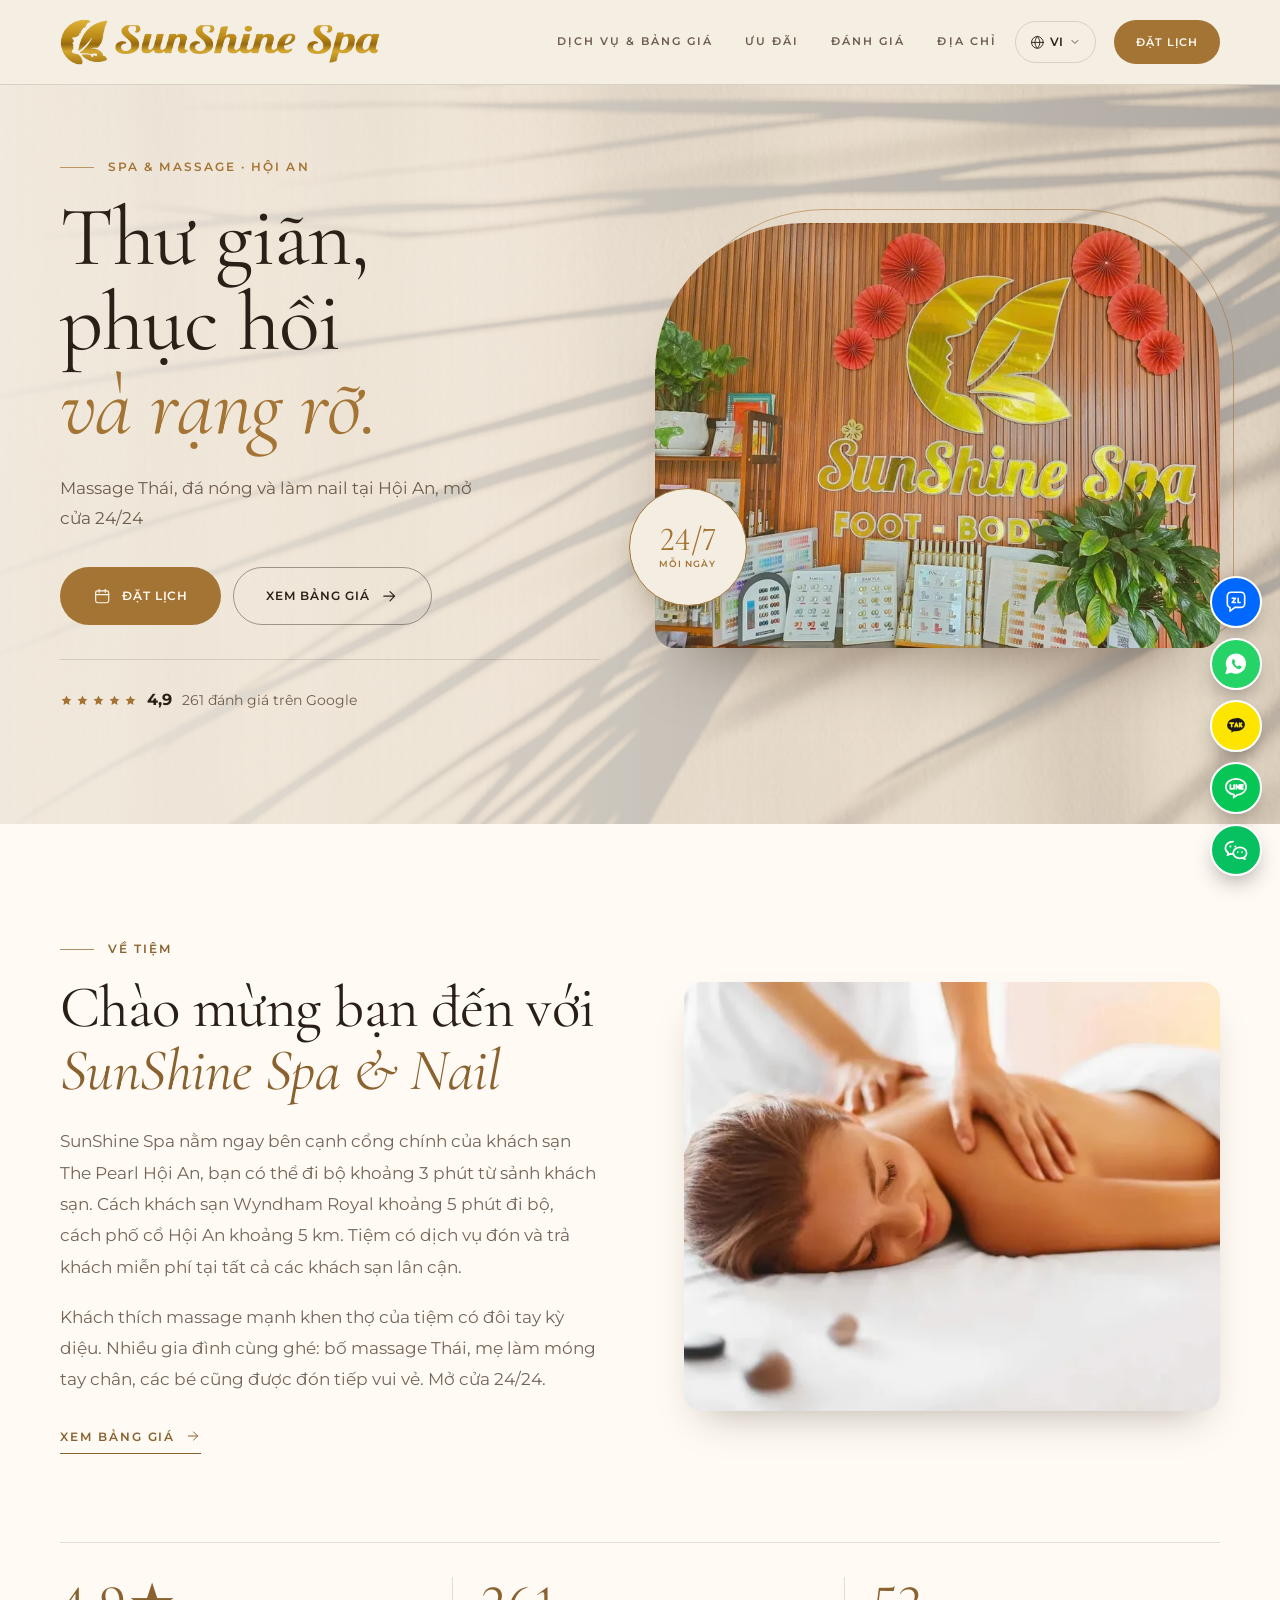
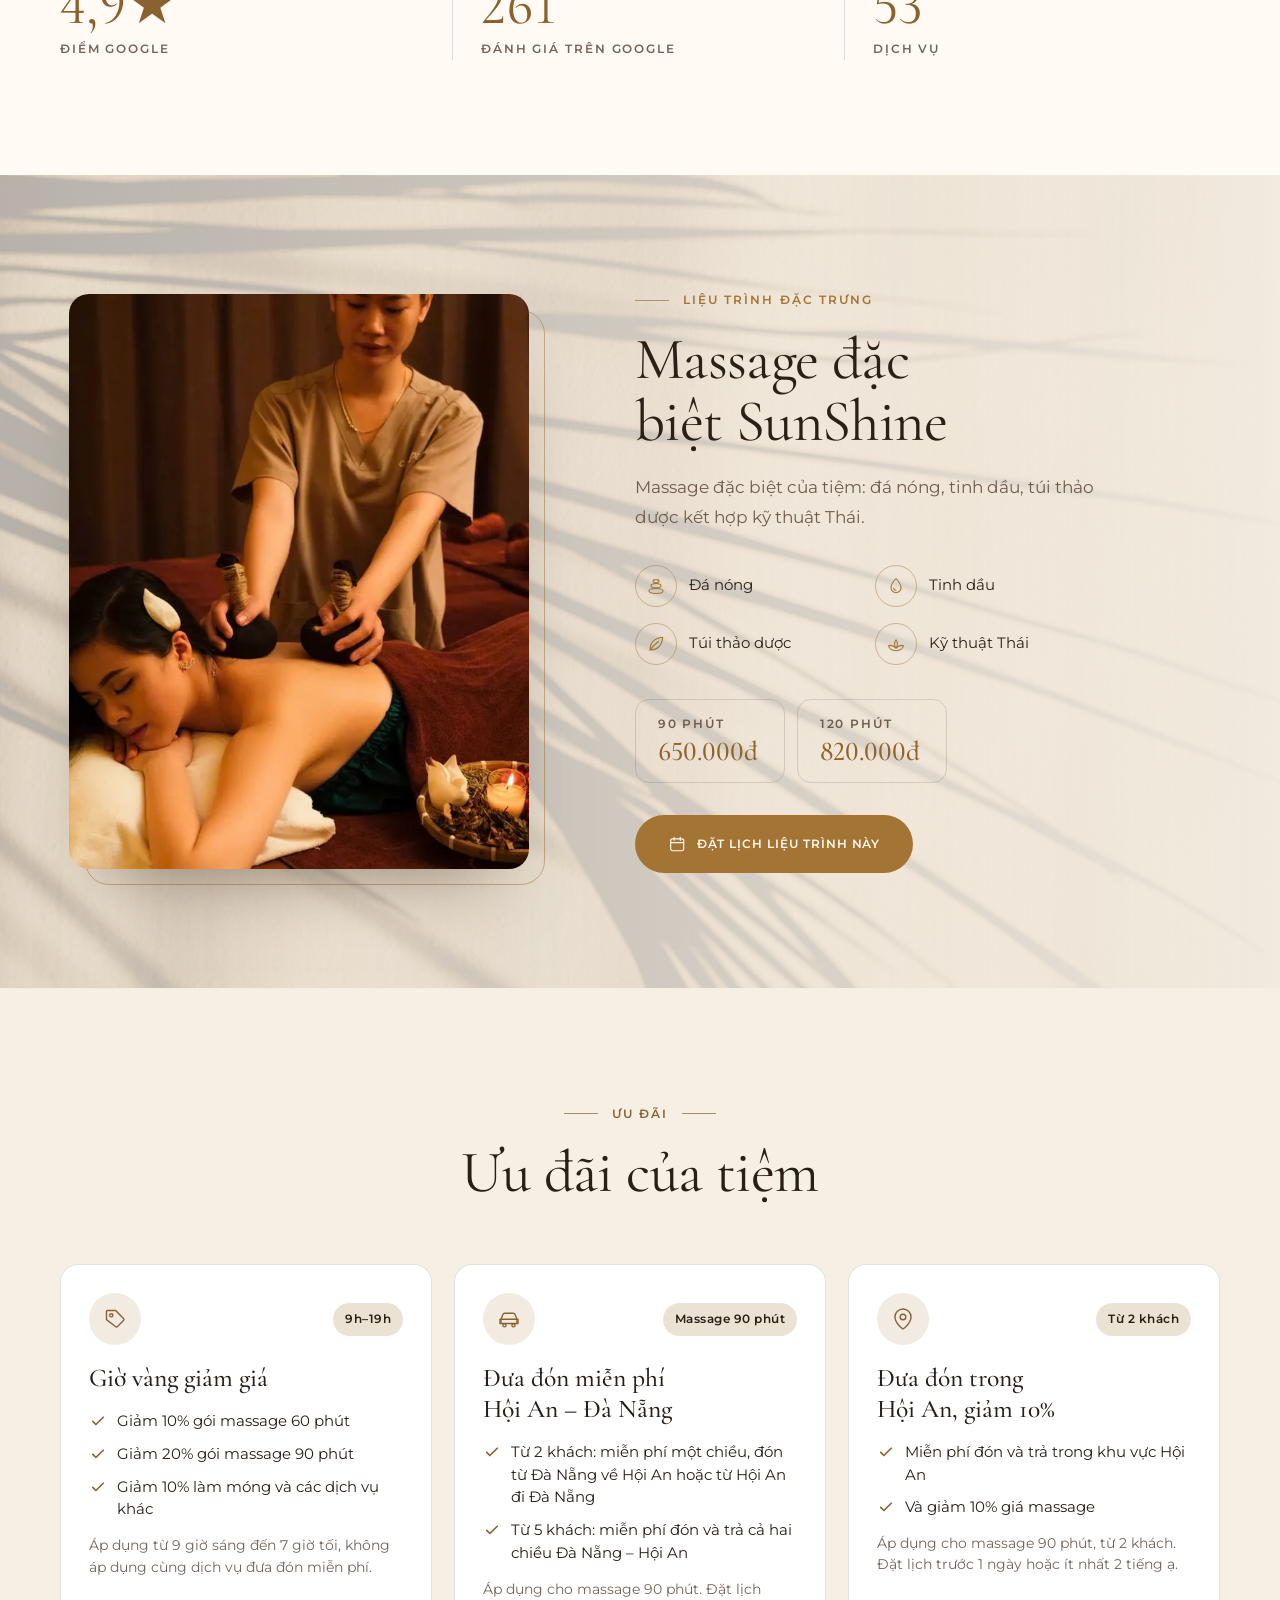
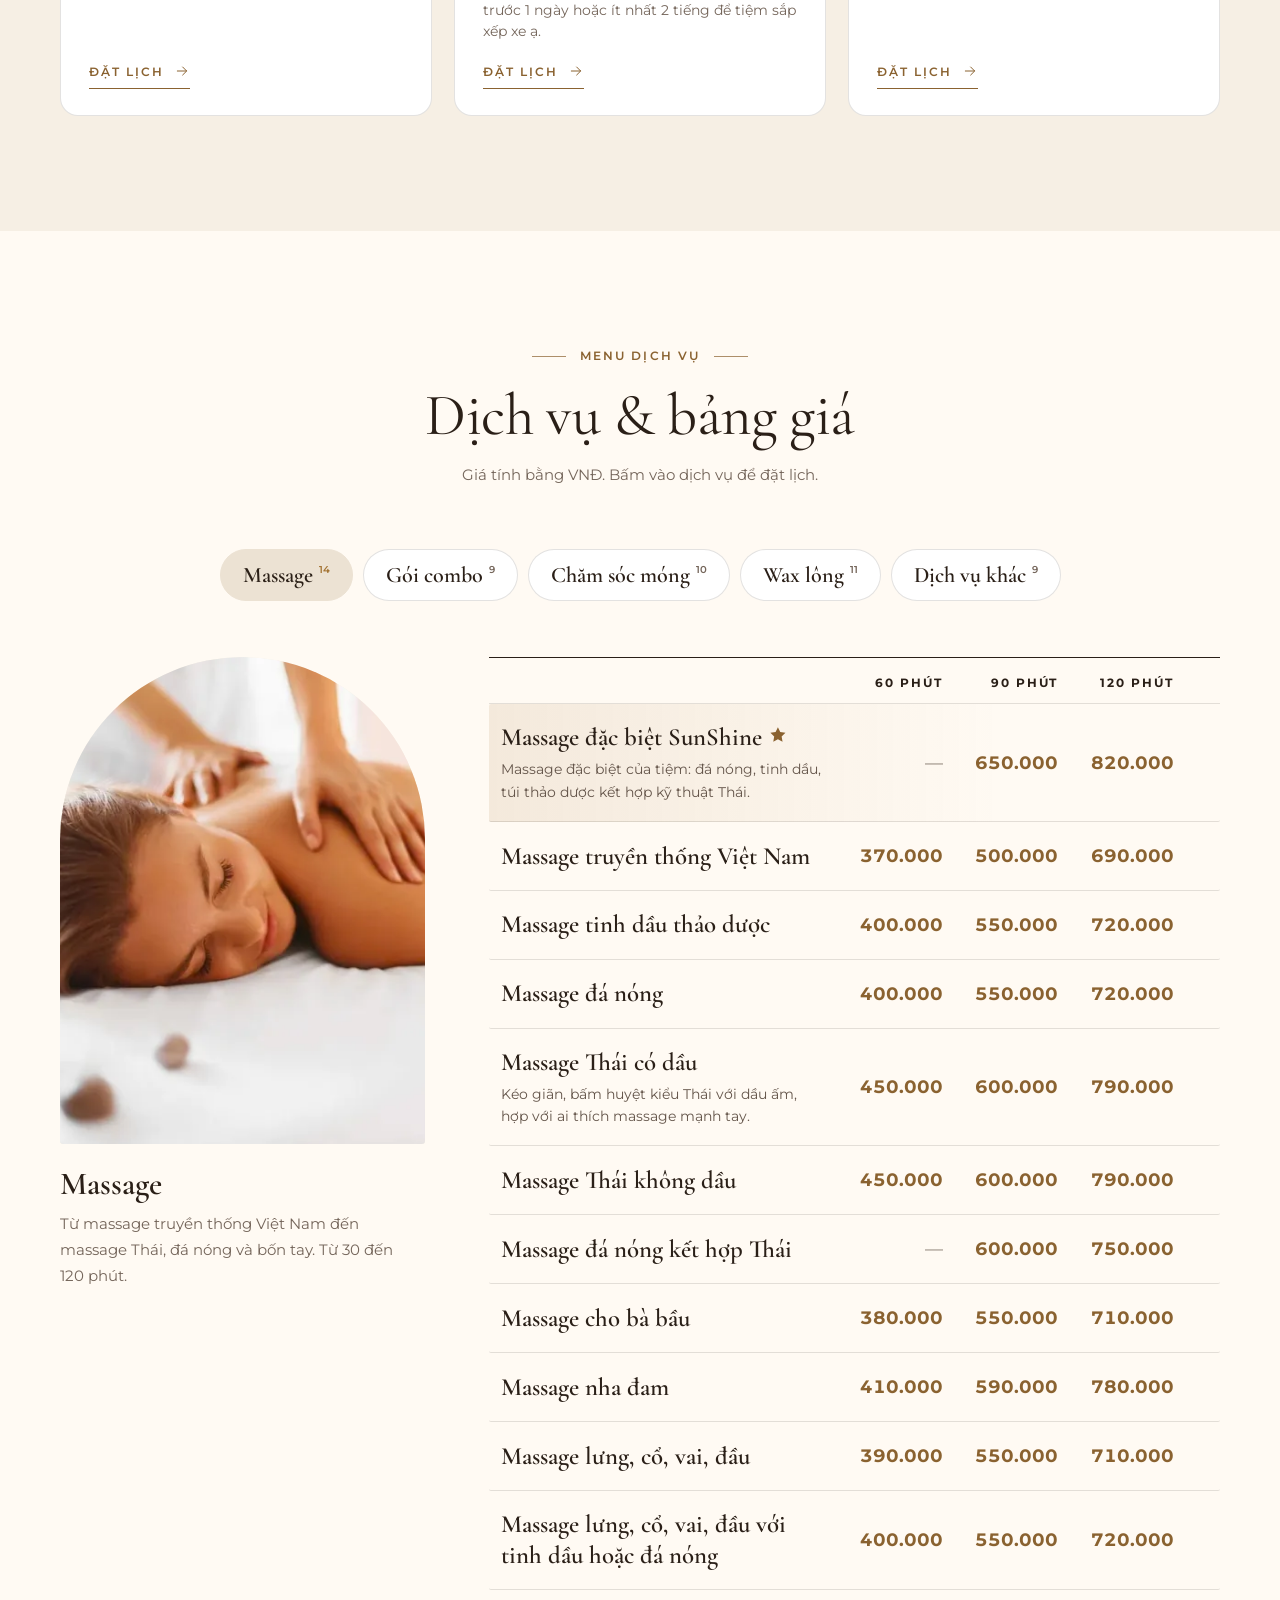
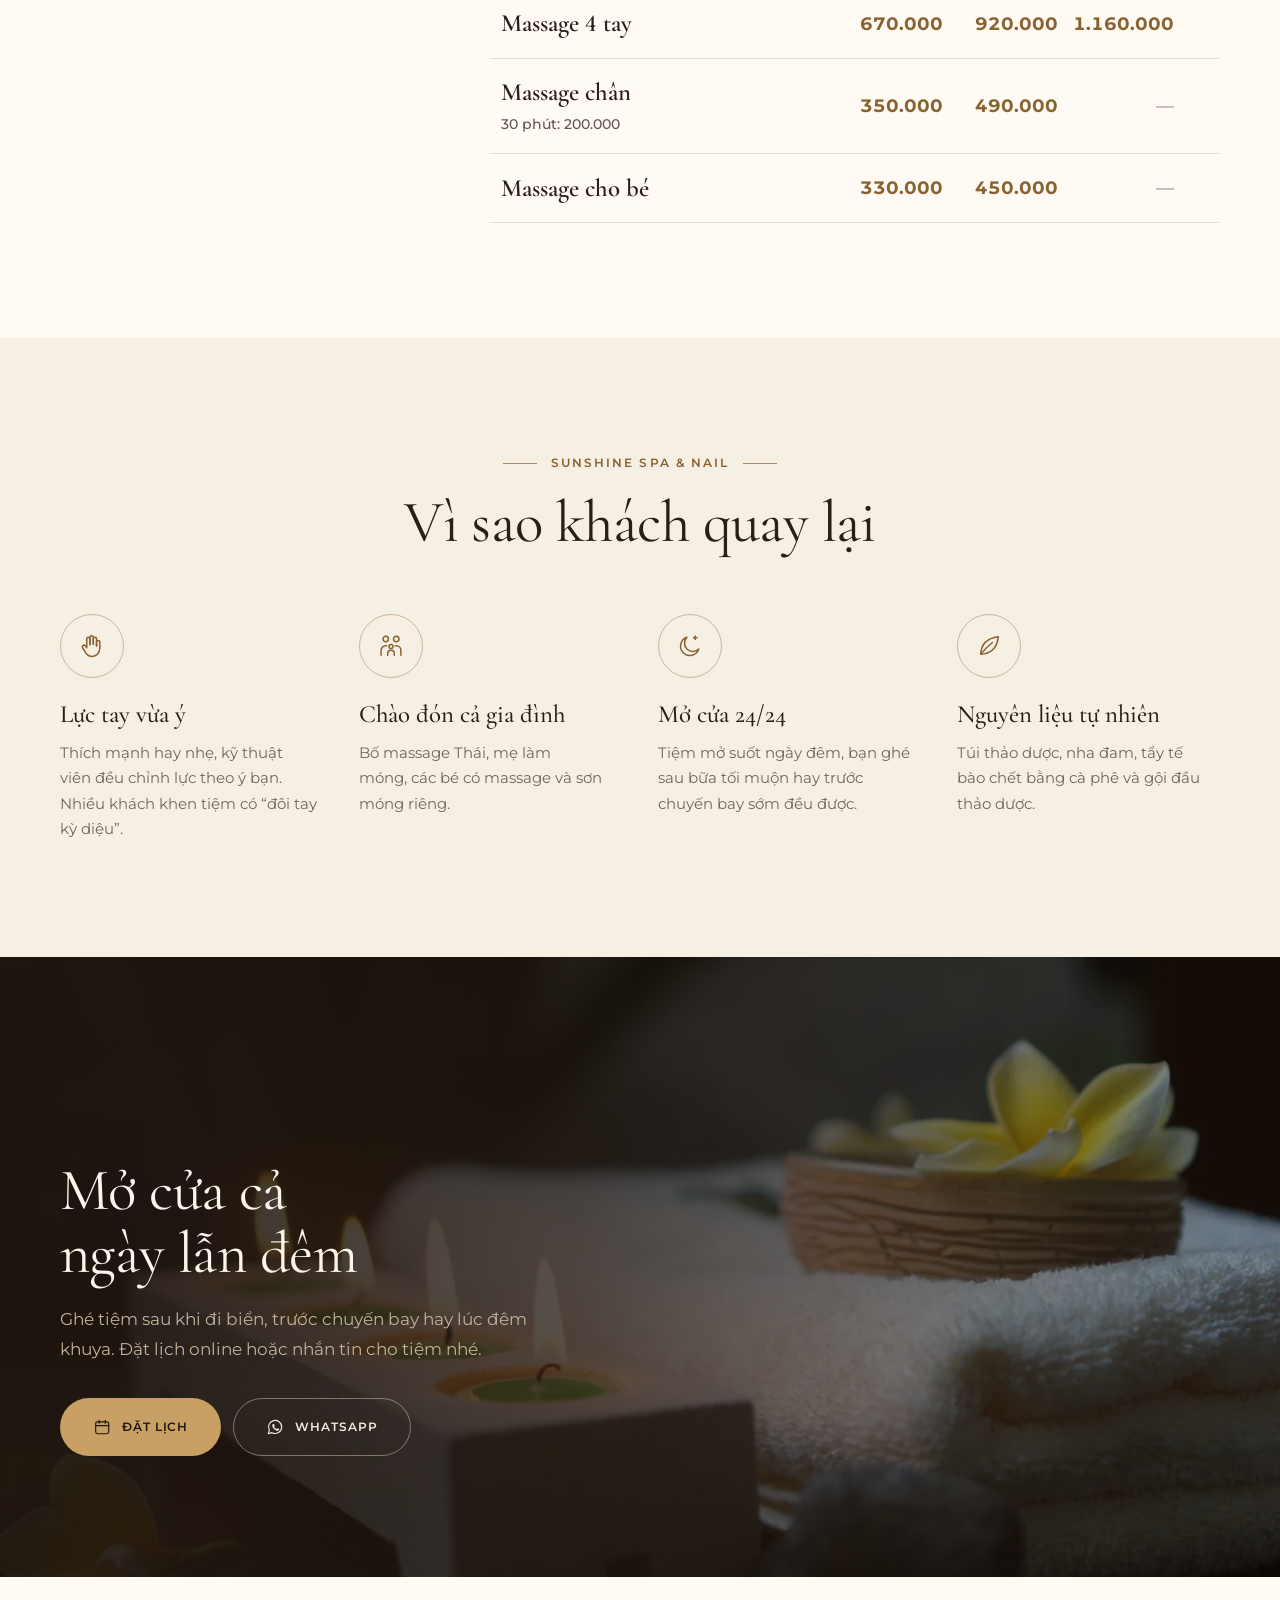
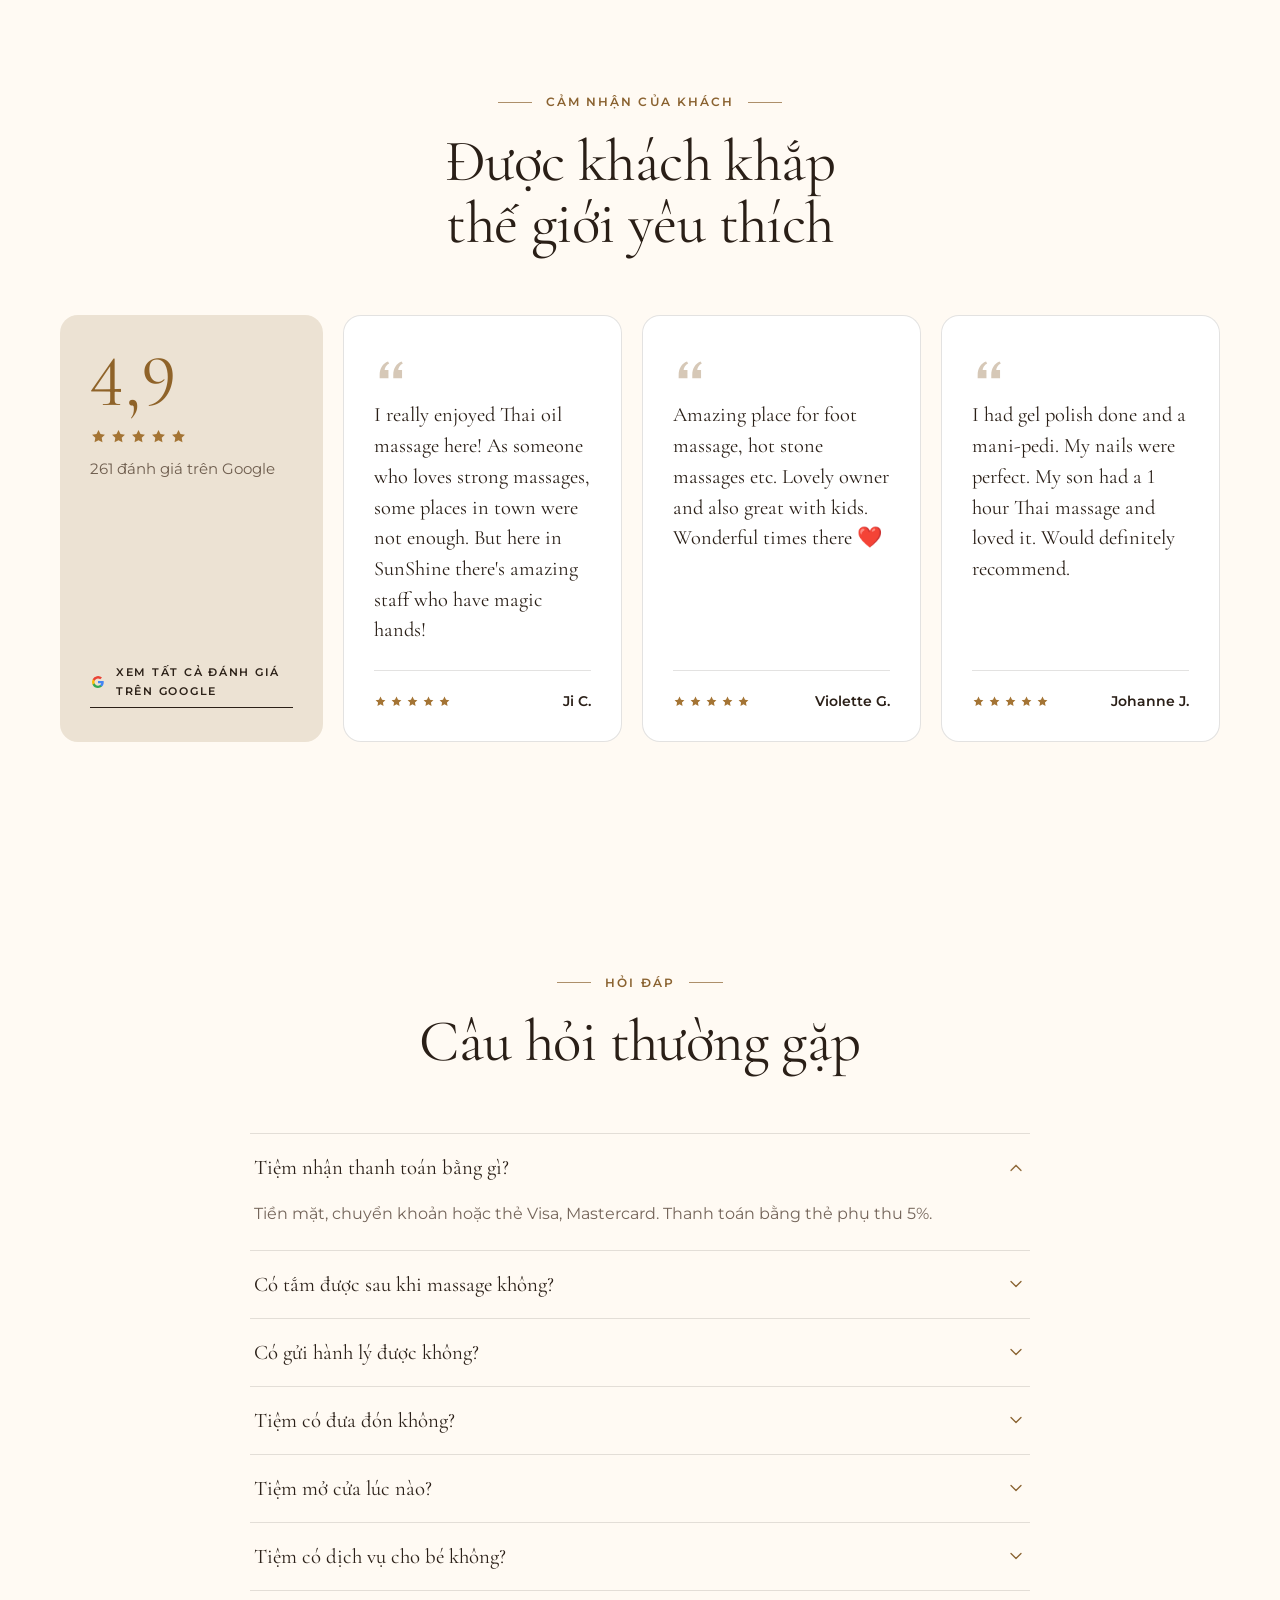
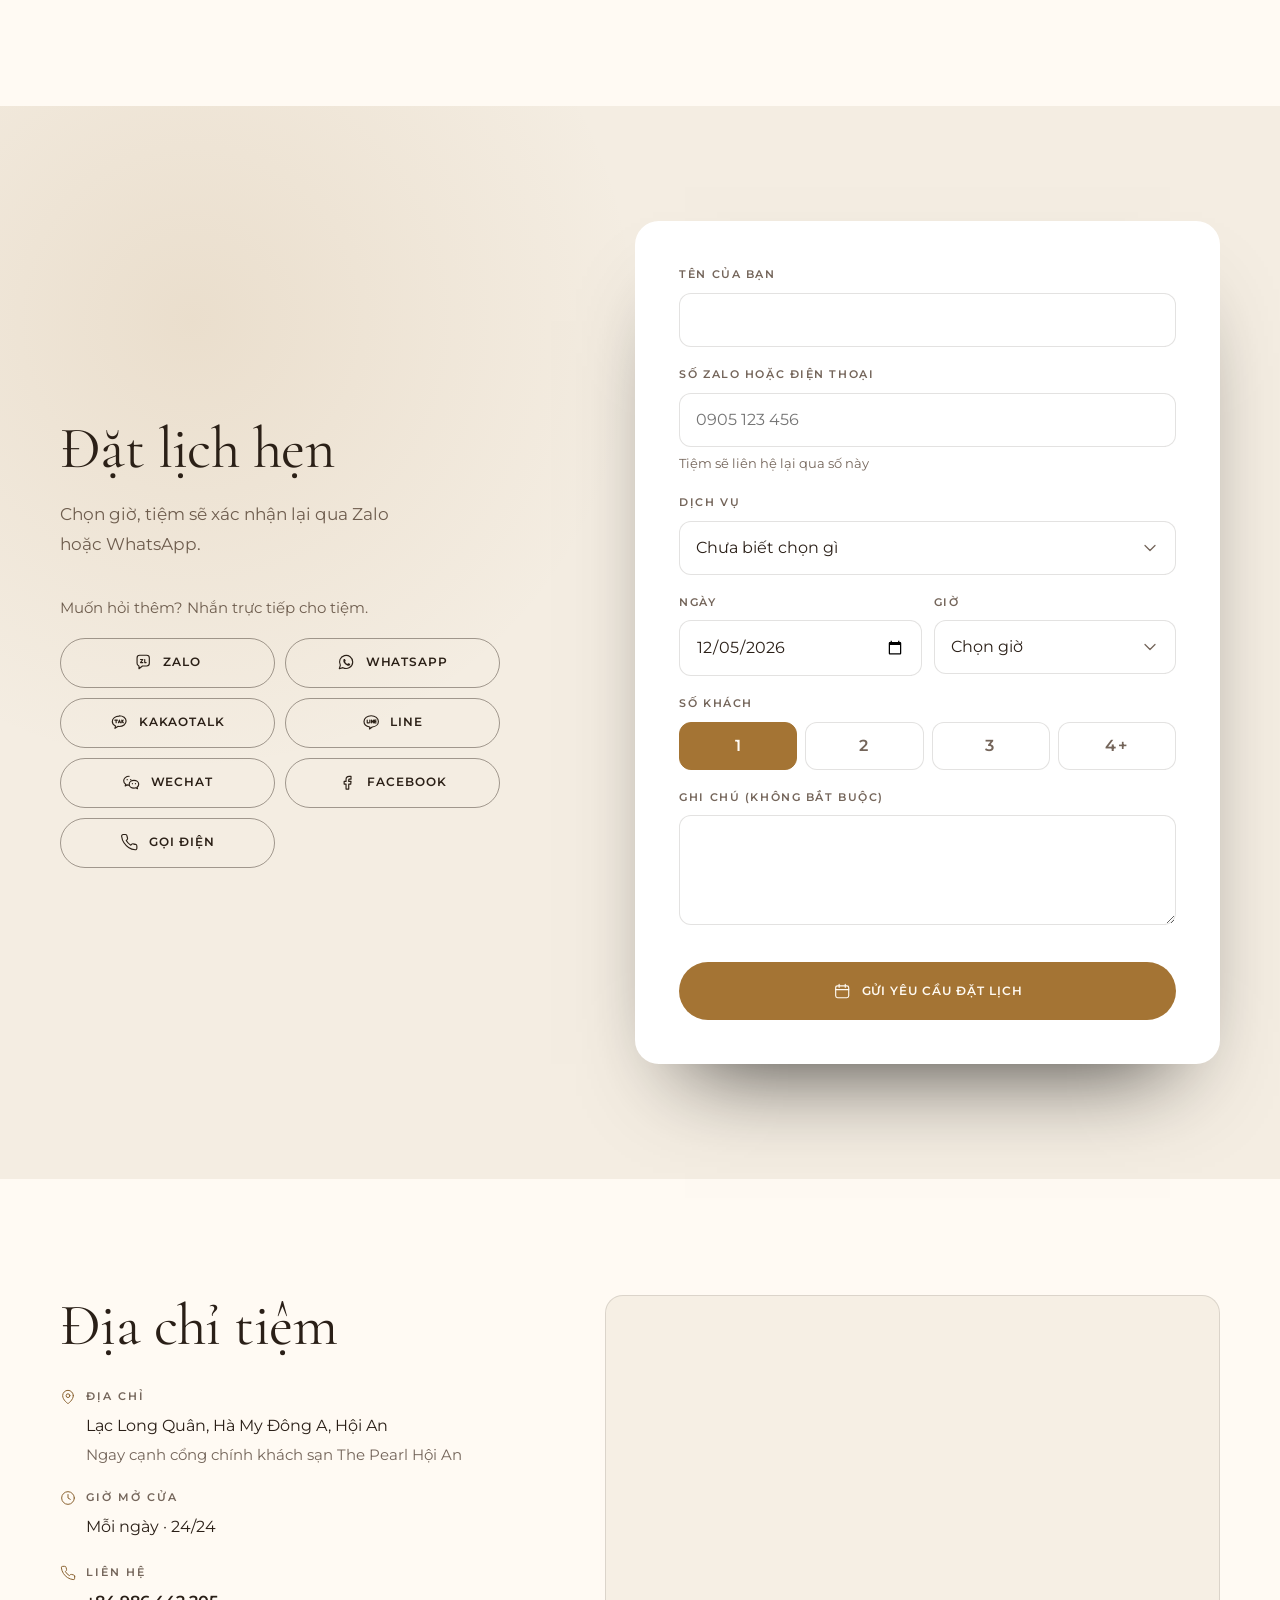
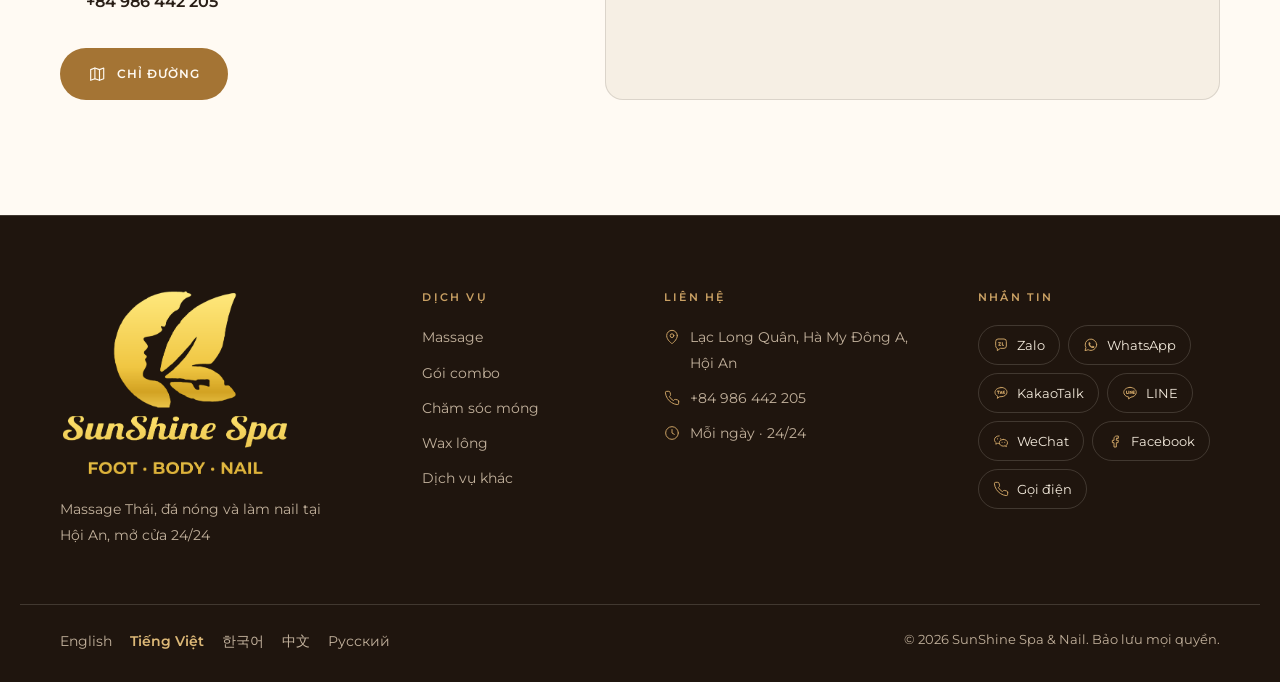
<file: vi/index.html>
<!doctype html>
<html lang="vi" class="v3 bg-palm t-light t-sunshine">
<head>
<meta charset="utf-8">
<meta name="viewport" content="width=device-width, initial-scale=1, viewport-fit=cover">
<title>SunShine Spa &amp; Nail · Spa &amp; massage · Hội An</title>
<meta name="description" content="Massage Thái, đá nóng và làm nail tại Hội An, mở cửa 24/24 · 4,9★ · 261 đánh giá trên Google">
<meta name="robots" content="noindex,nofollow">
<link rel="canonical" href="https://romans7997.github.io/sunshine-spa/vi/">
<link rel="alternate" hreflang="en" href="https://romans7997.github.io/sunshine-spa/">
<link rel="alternate" hreflang="vi" href="https://romans7997.github.io/sunshine-spa/vi/">
<link rel="alternate" hreflang="ko" href="https://romans7997.github.io/sunshine-spa/ko/">
<link rel="alternate" hreflang="zh" href="https://romans7997.github.io/sunshine-spa/zh/">
<link rel="alternate" hreflang="ru" href="https://romans7997.github.io/sunshine-spa/ru/">
<link rel="alternate" hreflang="x-default" href="https://romans7997.github.io/sunshine-spa/">
<meta property="og:type" content="website">
<meta property="og:title" content="SunShine Spa &amp; Nail">
<meta property="og:description" content="Massage Thái, đá nóng và làm nail tại Hội An, mở cửa 24/24">
<meta property="og:image" content="https://romans7997.github.io/sunshine-spa/img/og.jpg"><meta name="theme-color" content="#1f150e">
<link rel="icon" href="../favicon.svg" type="image/svg+xml">
<link rel="preconnect" href="https://fonts.googleapis.com">
<link rel="preconnect" href="https://fonts.gstatic.com" crossorigin>
<link rel="stylesheet" href="https://fonts.googleapis.com/css2?family=Cormorant+Garamond:ital,wght@0,400;0,500;0,600;1,400;1,500&amp;family=Montserrat:wght@400;500;600&amp;display=swap">
<link rel="stylesheet" href="../assets/v3.css?v=6aaa0906">
<style>:root{ --wood:#f4ede2;--wood-2:#ece2d3;--wood-3:#e0d3bf;--wood-rgb:244,237,226;--cream:#fffaf3;--cream-2:#f6efe4;--paper:#ffffff;--on-dark:#2b2017;--on-dark-muted:#6e5d4e;--on-dark-rgb:43,32,23;--on-dark-head:#2b2017;--line-dark:rgba(43,32,23,.14);--gold:#a47434;--gold-hi:#8f6329;--gold-rgb:164,116,52;--btn-ink:#fffaf2;--gold-deep:#8a6230;--glow-rgb:214,168,98;--glow2-rgb:190,150,95;--slat-rgb:120,90,60 }</style>
<script>document.documentElement.classList.add("js")</script>
<link rel="preload" as="image" href="../img/hero-1280.webp" imagesrcset="../img/hero-800.webp 800w, ../img/hero-1280.webp 1280w" imagesizes="(min-width: 960px) 40vw, 100vw">
<script type="application/ld+json">{"@context": "https://schema.org", "@type": "DaySpa", "name": "SunShine Spa & Nail", "telephone": "+84986442205", "url": "https://romans7997.github.io/sunshine-spa/vi/", "address": {"@type": "PostalAddress", "streetAddress": "Lạc Long Quân, Hà My Đông A, Hội An", "addressLocality": "Hoi An", "addressCountry": "VN"}, "openingHoursSpecification": [{"@type": "OpeningHoursSpecification", "dayOfWeek": "Monday", "opens": "00:00", "closes": "24:00"}, {"@type": "OpeningHoursSpecification", "dayOfWeek": "Tuesday", "opens": "00:00", "closes": "24:00"}, {"@type": "OpeningHoursSpecification", "dayOfWeek": "Wednesday", "opens": "00:00", "closes": "24:00"}, {"@type": "OpeningHoursSpecification", "dayOfWeek": "Thursday", "opens": "00:00", "closes": "24:00"}, {"@type": "OpeningHoursSpecification", "dayOfWeek": "Friday", "opens": "00:00", "closes": "24:00"}, {"@type": "OpeningHoursSpecification", "dayOfWeek": "Saturday", "opens": "00:00", "closes": "24:00"}, {"@type": "OpeningHoursSpecification", "dayOfWeek": "Sunday", "opens": "00:00", "closes": "24:00"}], "sameAs": ["https://www.facebook.com/p/Sunshine-Spa-Nail-100092625280093/", "https://www.google.com/maps/place/?q=place_id:ChIJjfmBW60PQjERwZygsNHJV4o"], "priceRange": "₫₫", "image": "https://romans7997.github.io/sunshine-spa/img/hero-1280.webp"}</script>
<script type="application/ld+json">{"@context": "https://schema.org", "@type": "FAQPage", "mainEntity": [{"@type": "Question", "name": "Tiệm nhận thanh toán bằng gì?", "acceptedAnswer": {"@type": "Answer", "text": "Tiền mặt, chuyển khoản hoặc thẻ Visa, Mastercard. Thanh toán bằng thẻ phụ thu 5%."}}, {"@type": "Question", "name": "Có tắm được sau khi massage không?", "acceptedAnswer": {"@type": "Answer", "text": "Được ạ, khách có thể tắm sau khi massage."}}, {"@type": "Question", "name": "Có gửi hành lý được không?", "acceptedAnswer": {"@type": "Answer", "text": "Được ạ. Khách có thể gửi hành lý ở tiệm để đi tham quan, rồi quay lại lấy sau."}}, {"@type": "Question", "name": "Tiệm có đưa đón không?", "acceptedAnswer": {"@type": "Answer", "text": "Có ạ. Tiệm đón và trả khách miễn phí tại tất cả các khách sạn lân cận. Với massage 90 phút, tiệm còn đưa đón miễn phí trong khu vực Hội An từ 2 khách, một chiều giữa Đà Nẵng và Hội An từ 2 khách, hai chiều từ 5 khách. Khách vui lòng đặt lịch trước 1 ngày hoặc ít nhất 2 tiếng ạ."}}, {"@type": "Question", "name": "Tiệm mở cửa lúc nào?", "acceptedAnswer": {"@type": "Answer", "text": "Tiệm mở cửa 24/24, tất cả các ngày trong tuần."}}, {"@type": "Question", "name": "Tiệm có dịch vụ cho bé không?", "acceptedAnswer": {"@type": "Answer", "text": "Có ạ, massage cho bé và sơn móng cho bé, cả nhà cùng thư giãn."}}]}</script>
</head>
<body>
<a class="skip" href="#main">Chuyển đến nội dung chính</a>

<header class="nav" id="top">
  <div class="wrap nav-inner">
    <a class="logo" href="#top" aria-label="SunShine Spa &amp; Nail"><img class="logo-img" src="../logo-wide.png" alt="SunShine Spa &amp; Nail" width="2098" height="300"></a>
    <nav class="nav-links" aria-label="Menu">
      <a href="#services">Dịch vụ &amp; bảng giá</a>
<a href="#offers">Ưu đãi</a><a href="#reviews">Đánh giá</a>      <a href="#visit">Địa chỉ</a>
    </nav>
    <details class="lang">
      <summary aria-label="Ngôn ngữ"><svg class="ic" viewBox="0 0 24 24" aria-hidden="true" focusable="false"><circle cx="12" cy="12" r="9.5"/><path d="M2.5 12h19M12 2.5c2.6 2.8 3.9 6 3.9 9.5S14.6 18.7 12 21.5C9.4 18.7 8.1 15.5 8.1 12S9.4 5.3 12 2.5z"/></svg><span>VI</span><svg class="ic chev" viewBox="0 0 24 24" aria-hidden="true" focusable="false"><path d="M6 9l6 6 6-6"/></svg></summary>
      <ul class="lang-menu">
<li><a href="../" hreflang="en" lang="en" data-lang="en">English</a></li>
<li><a href="../vi/" hreflang="vi" lang="vi" data-lang="vi" aria-current="true">Tiếng Việt</a></li>
<li><a href="../ko/" hreflang="ko" lang="ko" data-lang="ko">한국어</a></li>
<li><a href="../zh/" hreflang="zh" lang="zh" data-lang="zh">中文</a></li>
<li><a href="../ru/" hreflang="ru" lang="ru" data-lang="ru">Русский</a></li>
      </ul>
    </details>
<a class="btn btn-gold btn-sm nav-book" href="#book">Đặt lịch</a>  </div>
</header>

<main id="main">
  <section class="hero">
    <div class="tex" aria-hidden="true"><picture><source media="(max-width: 959px)" srcset="../img/texm-800.webp 800w, ../img/texm-1600.webp 1600w" sizes="100vw"><img src="../img/tex-1600.webp" srcset="../img/tex-800.webp 800w, ../img/tex-1600.webp 1600w" sizes="100vw" alt="" decoding="async"></picture></div>
    <div class="wrap hero-grid">
      <div class="hero-copy">
        <p class="eyebrow eyebrow-light">Spa &amp; massage · Hội An</p>
        <h1 class="hero-title"><span>Thư giãn, phục hồi</span> <em>và rạng rỡ.</em></h1>
        <p class="hero-lead">Massage Thái, đá nóng và làm nail tại Hội An, mở cửa 24/24</p>
        <div class="hero-cta">
<a class="btn btn-gold btn-lg" href="#book"><svg class="ic" viewBox="0 0 24 24" aria-hidden="true" focusable="false"><rect x="3.5" y="5" width="17" height="15.5" rx="2.5"/><path d="M8 3v4M16 3v4M3.5 10h17"/></svg><span>Đặt lịch</span></a><a class="btn btn-line-light btn-lg" href="#services"><span>Xem bảng giá</span><svg class="ic" viewBox="0 0 24 24" aria-hidden="true" focusable="false"><path d="M5 12h14M13 6l6 6-6 6"/></svg></a>        </div>
        <div class="hero-meta">
<a class="hero-rating" href="https://www.google.com/maps/place/?q=place_id:ChIJjfmBW60PQjERwZygsNHJV4o" target="_blank" rel="noopener"><span class="stars xs" role="img" aria-label="4.9 / 5"><svg class="st" viewBox="0 0 24 24" aria-hidden="true" focusable="false"><path class="fill" d="M12 2.8l2.8 5.8 6.3.9-4.6 4.4 1.1 6.3L12 17.2l-5.6 3 1.1-6.3L2.9 9.5l6.3-.9z"/></svg><svg class="st" viewBox="0 0 24 24" aria-hidden="true" focusable="false"><path class="fill" d="M12 2.8l2.8 5.8 6.3.9-4.6 4.4 1.1 6.3L12 17.2l-5.6 3 1.1-6.3L2.9 9.5l6.3-.9z"/></svg><svg class="st" viewBox="0 0 24 24" aria-hidden="true" focusable="false"><path class="fill" d="M12 2.8l2.8 5.8 6.3.9-4.6 4.4 1.1 6.3L12 17.2l-5.6 3 1.1-6.3L2.9 9.5l6.3-.9z"/></svg><svg class="st" viewBox="0 0 24 24" aria-hidden="true" focusable="false"><path class="fill" d="M12 2.8l2.8 5.8 6.3.9-4.6 4.4 1.1 6.3L12 17.2l-5.6 3 1.1-6.3L2.9 9.5l6.3-.9z"/></svg><svg class="st" viewBox="0 0 24 24" aria-hidden="true" focusable="false"><path class="fill" d="M12 2.8l2.8 5.8 6.3.9-4.6 4.4 1.1 6.3L12 17.2l-5.6 3 1.1-6.3L2.9 9.5l6.3-.9z"/></svg></span><strong>4,9</strong><span>261 đánh giá trên Google</span></a>        </div>
      </div>
      <div class="hero-media">
        <div class="arch"><img src="../img/hero-1280.webp" srcset="../img/hero-800.webp 800w, ../img/hero-1280.webp 1280w" sizes="(min-width: 960px) 40vw, 100vw" alt="" width="1280" height="960" fetchpriority="high" style="object-position:50% 40%"></div>
<div class="seal" aria-hidden="true"><span class="seal-big">24/7</span><span class="seal-small">mỗi ngày</span></div>
      </div>
    </div>
  </section>


  <section class="section intro" id="about">
    <div class="wrap">
      <div class="intro-grid">
        <div class="intro-copy">
          <p class="eyebrow">Về tiệm</p>
          <h2>Chào mừng bạn đến với <em>SunShine Spa &amp; Nail</em></h2>
<p class="lead">SunShine Spa nằm ngay bên cạnh cổng chính của khách sạn The Pearl Hội An, bạn có thể đi bộ khoảng 3 phút từ sảnh khách sạn. Cách khách sạn Wyndham Royal khoảng 5 phút đi bộ, cách phố cổ Hội An khoảng 5 km. Tiệm có dịch vụ đón và trả khách miễn phí tại tất cả các khách sạn lân cận.</p><p class="lead">Khách thích massage mạnh khen thợ của tiệm có đôi tay kỳ diệu. Nhiều gia đình cùng ghé: bố massage Thái, mẹ làm móng tay chân, các bé cũng được đón tiếp vui vẻ. Mở cửa 24/24.</p>          <a class="link-arrow" href="#services"><span>Xem bảng giá</span><svg class="ic" viewBox="0 0 24 24" aria-hidden="true" focusable="false"><path d="M5 12h14M13 6l6 6-6 6"/></svg></a>
        </div>
        <div class="intro-media"><img src="../img/about-1280.webp" srcset="../img/about-800.webp 800w, ../img/about-1280.webp 1280w" sizes="(min-width: 960px) 42vw, 100vw" alt="" width="1280" height="854" loading="lazy" decoding="async" style="object-position:40% 50%"></div>
      </div>
      <ul class="stats" style="--n:3">
<li><span class="stat-big">4,9★</span><span class="stat-small">điểm Google</span></li>
<li><span class="stat-big">261</span><span class="stat-small">đánh giá trên Google</span></li>
<li><span class="stat-big">53</span><span class="stat-small">dịch vụ</span></li>
      </ul>
    </div>
  </section>

  <section class="section signature" id="signature">
    <div class="tex" aria-hidden="true"><picture><source media="(max-width: 959px)" srcset="../img/texm-800.webp 800w, ../img/texm-1600.webp 1600w" sizes="100vw"><img src="../img/tex-1600.webp" srcset="../img/tex-800.webp 800w, ../img/tex-1600.webp 1600w" sizes="100vw" alt="" decoding="async"></picture></div>
    <div class="wrap sig-grid">
<div class="sig-media"><div class="sig-frame"><img src="../img/sig-1000.webp" srcset="../img/sig-800.webp 800w, ../img/sig-1000.webp 1000w" sizes="(min-width: 960px) 40vw, 100vw" alt="" width="1000" height="1000" loading="lazy" decoding="async" style="object-position:45% 50%"></div></div>      <div class="sig-copy">
        <p class="eyebrow eyebrow-light">Liệu trình đặc trưng</p>
        <h2>Massage đặc biệt SunShine</h2>
<p class="sig-desc">Massage đặc biệt của tiệm: đá nóng, tinh dầu, túi thảo dược kết hợp kỹ thuật Thái.</p>        <ul class="sig-incl" aria-label="Liệu trình gồm">
<li><svg class="ic" viewBox="0 0 24 24" aria-hidden="true" focusable="false"><ellipse cx="12" cy="18" rx="8.5" ry="3"/><ellipse cx="12" cy="11.6" rx="6" ry="2.6"/><ellipse cx="12" cy="6.2" rx="3.6" ry="1.9"/></svg><span>Đá nóng</span></li><li><svg class="ic" viewBox="0 0 24 24" aria-hidden="true" focusable="false"><path d="M12 3s6 6.4 6 11a6 6 0 0 1-12 0c0-4.6 6-11 6-11z"/><path d="M9.2 14.6a2.9 2.9 0 0 0 2.8 2.6"/></svg><span>Tinh dầu</span></li><li><svg class="ic" viewBox="0 0 24 24" aria-hidden="true" focusable="false"><path d="M5 19c0-8 5-14 15-15-1 10-7 15-15 15z"/><path d="M5 19c3-4 6-7 10-10"/></svg><span>Túi thảo dược</span></li><li><svg class="ic" viewBox="0 0 24 24" aria-hidden="true" focusable="false"><path d="M12 20c-4 0-8-2-9-6 3-1 6 0 9 3 3-3 6-4 9-3-1 4-5 6-9 6z"/><path d="M12 17c-2-2.5-2.5-6 0-10 2.5 4 2 7.5 0 10z"/></svg><span>Kỹ thuật Thái</span></li>        </ul>
        <ul class="sig-prices">
<li><span>90 phút</span><strong>650.000đ</strong></li><li><span>120 phút</span><strong>820.000đ</strong></li>        </ul>
<a class="btn btn-gold btn-lg" href="#book" data-service="s0-0"><svg class="ic" viewBox="0 0 24 24" aria-hidden="true" focusable="false"><rect x="3.5" y="5" width="17" height="15.5" rx="2.5"/><path d="M8 3v4M16 3v4M3.5 10h17"/></svg><span>Đặt lịch liệu trình này</span></a>      </div>
    </div>
  </section>

  <section class="section offers" id="offers">
    <div class="wrap">
      <header class="section-head center"><p class="eyebrow">Ưu đãi</p><h2>Ưu đãi của tiệm</h2></header>
      <ul class="off-grid">
        <li class="off">
          <div class="off-top"><span class="off-ic"><svg class="ic" viewBox="0 0 24 24" aria-hidden="true" focusable="false"><path d="M3.5 12.6V4.5a1 1 0 0 1 1-1h8.1l7.9 7.9a1.5 1.5 0 0 1 0 2.1l-6 6a1.5 1.5 0 0 1-2.1 0z"/><circle cx="8.3" cy="8.3" r="1.6"/></svg></span><span class="off-tag">9h–19h</span></div>
          <h3>Giờ vàng giảm giá</h3>
          <ul class="off-lines"><li><svg class="ic" viewBox="0 0 24 24" aria-hidden="true" focusable="false"><path d="M5 12.5l4.2 4.2L19 7"/></svg><span>Giảm 10% gói massage 60 phút</span></li><li><svg class="ic" viewBox="0 0 24 24" aria-hidden="true" focusable="false"><path d="M5 12.5l4.2 4.2L19 7"/></svg><span>Giảm 20% gói massage 90 phút</span></li><li><svg class="ic" viewBox="0 0 24 24" aria-hidden="true" focusable="false"><path d="M5 12.5l4.2 4.2L19 7"/></svg><span>Giảm 10% làm móng và các dịch vụ khác</span></li></ul>
<p class="off-note">Áp dụng từ 9 giờ sáng đến 7 giờ tối, không áp dụng cùng dịch vụ đưa đón miễn phí.</p><a class="link-arrow" href="#book"><span>Đặt lịch</span><svg class="ic" viewBox="0 0 24 24" aria-hidden="true" focusable="false"><path d="M5 12h14M13 6l6 6-6 6"/></svg></a>        </li>
        <li class="off">
          <div class="off-top"><span class="off-ic"><svg class="ic" viewBox="0 0 24 24" aria-hidden="true" focusable="false"><path d="M4 16.5v-4.2l1.9-4.8A2 2 0 0 1 7.8 6.2h8.4a2 2 0 0 1 1.9 1.3l1.9 4.8v4.2"/><path d="M3 12.3h18v4.2H3z"/><circle cx="7.5" cy="18.3" r="1.6"/><circle cx="16.5" cy="18.3" r="1.6"/></svg></span><span class="off-tag">Massage 90 phút</span></div>
          <h3>Đưa đón miễn phí Hội An – Đà Nẵng</h3>
          <ul class="off-lines"><li><svg class="ic" viewBox="0 0 24 24" aria-hidden="true" focusable="false"><path d="M5 12.5l4.2 4.2L19 7"/></svg><span>Từ 2 khách: miễn phí một chiều, đón từ Đà Nẵng về Hội An hoặc từ Hội An đi Đà Nẵng</span></li><li><svg class="ic" viewBox="0 0 24 24" aria-hidden="true" focusable="false"><path d="M5 12.5l4.2 4.2L19 7"/></svg><span>Từ 5 khách: miễn phí đón và trả cả hai chiều Đà Nẵng – Hội An</span></li></ul>
<p class="off-note">Áp dụng cho massage 90 phút. Đặt lịch trước 1 ngày hoặc ít nhất 2 tiếng để tiệm sắp xếp xe ạ.</p><a class="link-arrow" href="#book"><span>Đặt lịch</span><svg class="ic" viewBox="0 0 24 24" aria-hidden="true" focusable="false"><path d="M5 12h14M13 6l6 6-6 6"/></svg></a>        </li>
        <li class="off">
          <div class="off-top"><span class="off-ic"><svg class="ic" viewBox="0 0 24 24" aria-hidden="true" focusable="false"><path d="M20 10c0 6.5-8 12-8 12s-8-5.5-8-12a8 8 0 0 1 16 0z"/><circle cx="12" cy="10" r="2.8"/></svg></span><span class="off-tag">Từ 2 khách</span></div>
          <h3>Đưa đón trong Hội An, giảm 10%</h3>
          <ul class="off-lines"><li><svg class="ic" viewBox="0 0 24 24" aria-hidden="true" focusable="false"><path d="M5 12.5l4.2 4.2L19 7"/></svg><span>Miễn phí đón và trả trong khu vực Hội An</span></li><li><svg class="ic" viewBox="0 0 24 24" aria-hidden="true" focusable="false"><path d="M5 12.5l4.2 4.2L19 7"/></svg><span>Và giảm 10% giá massage</span></li></ul>
<p class="off-note">Áp dụng cho massage 90 phút, từ 2 khách. Đặt lịch trước 1 ngày hoặc ít nhất 2 tiếng ạ.</p><a class="link-arrow" href="#book"><span>Đặt lịch</span><svg class="ic" viewBox="0 0 24 24" aria-hidden="true" focusable="false"><path d="M5 12h14M13 6l6 6-6 6"/></svg></a>        </li>
      </ul>
    </div>
  </section>

  <section class="section menu-sec" id="services">
    <div class="wrap">
      <header class="section-head center">
        <p class="eyebrow">Menu dịch vụ</p>
        <h2>Dịch vụ &amp; bảng giá</h2>
        <p class="section-note">Giá tính bằng VNĐ. Bấm vào dịch vụ để đặt lịch.</p>
      </header>
      <div class="tabs" role="tablist" aria-label="Dịch vụ &amp; bảng giá">
<button type="button" role="tab" id="tab-cat0" aria-controls="cat0" aria-selected="true">Massage<sup>14</sup></button><button type="button" role="tab" id="tab-cat1" aria-controls="cat1" aria-selected="false" tabindex="-1">Gói combo<sup>9</sup></button><button type="button" role="tab" id="tab-cat2" aria-controls="cat2" aria-selected="false" tabindex="-1">Chăm sóc móng<sup>10</sup></button><button type="button" role="tab" id="tab-cat3" aria-controls="cat3" aria-selected="false" tabindex="-1">Wax lông<sup>11</sup></button><button type="button" role="tab" id="tab-cat4" aria-controls="cat4" aria-selected="false" tabindex="-1">Dịch vụ khác<sup>9</sup></button>      </div>
      <div class="panel is-active" id="cat0" role="tabpanel" aria-labelledby="tab-cat0">
        <div class="panel-media">
<div class="panel-img"><img src="../img/about-1280.webp" srcset="../img/about-800.webp 800w, ../img/about-1280.webp 1280w" sizes="(min-width: 960px) 30vw, 140px" alt="" width="1280" height="854" fetchpriority="high" style="object-position:32% 45%"></div>          <h3 class="panel-title">Massage</h3>
<p class="panel-desc">Từ massage truyền thống Việt Nam đến massage Thái, đá nóng và bốn tay. Từ 30 đến 120 phút.</p>        </div>
        <div class="panel-list">
          <div class="mt" style="--cols:3">
            <div class="mt-head" aria-hidden="true"><span></span><span>60 phút</span><span>90 phút</span><span>120 phút</span><span></span></div>
            <a class="mt-row is-pop" href="#book" data-service="s0-0">
              <span class="mt-name">Massage đặc biệt SunShine <span class="pop"><svg class="ic" viewBox="0 0 24 24" aria-hidden="true" focusable="false"><path class="fill" d="M12 2.8l2.8 5.8 6.3.9-4.6 4.4 1.1 6.3L12 17.2l-5.6 3 1.1-6.3L2.9 9.5l6.3-.9z"/></svg></span><small>Massage đặc biệt của tiệm: đá nóng, tinh dầu, túi thảo dược kết hợp kỹ thuật Thái.</small></span>
<span class="mt-p is-empty" data-l="60 phút">—</span><span class="mt-p" data-l="90 phút">650.000</span><span class="mt-p" data-l="120 phút">820.000</span>              <span class="mt-go"><svg class="ic" viewBox="0 0 24 24" aria-hidden="true" focusable="false"><path d="M5 12h14M13 6l6 6-6 6"/></svg></span>
            </a>
            <a class="mt-row" href="#book" data-service="s0-1">
              <span class="mt-name">Massage truyền thống Việt Nam</span>
<span class="mt-p" data-l="60 phút">370.000</span><span class="mt-p" data-l="90 phút">500.000</span><span class="mt-p" data-l="120 phút">690.000</span>              <span class="mt-go"><svg class="ic" viewBox="0 0 24 24" aria-hidden="true" focusable="false"><path d="M5 12h14M13 6l6 6-6 6"/></svg></span>
            </a>
            <a class="mt-row" href="#book" data-service="s0-2">
              <span class="mt-name">Massage tinh dầu thảo dược</span>
<span class="mt-p" data-l="60 phút">400.000</span><span class="mt-p" data-l="90 phút">550.000</span><span class="mt-p" data-l="120 phút">720.000</span>              <span class="mt-go"><svg class="ic" viewBox="0 0 24 24" aria-hidden="true" focusable="false"><path d="M5 12h14M13 6l6 6-6 6"/></svg></span>
            </a>
            <a class="mt-row" href="#book" data-service="s0-3">
              <span class="mt-name">Massage đá nóng</span>
<span class="mt-p" data-l="60 phút">400.000</span><span class="mt-p" data-l="90 phút">550.000</span><span class="mt-p" data-l="120 phút">720.000</span>              <span class="mt-go"><svg class="ic" viewBox="0 0 24 24" aria-hidden="true" focusable="false"><path d="M5 12h14M13 6l6 6-6 6"/></svg></span>
            </a>
            <a class="mt-row" href="#book" data-service="s0-4">
              <span class="mt-name">Massage Thái có dầu<small>Kéo giãn, bấm huyệt kiểu Thái với dầu ấm, hợp với ai thích massage mạnh tay.</small></span>
<span class="mt-p" data-l="60 phút">450.000</span><span class="mt-p" data-l="90 phút">600.000</span><span class="mt-p" data-l="120 phút">790.000</span>              <span class="mt-go"><svg class="ic" viewBox="0 0 24 24" aria-hidden="true" focusable="false"><path d="M5 12h14M13 6l6 6-6 6"/></svg></span>
            </a>
            <a class="mt-row" href="#book" data-service="s0-5">
              <span class="mt-name">Massage Thái không dầu</span>
<span class="mt-p" data-l="60 phút">450.000</span><span class="mt-p" data-l="90 phút">600.000</span><span class="mt-p" data-l="120 phút">790.000</span>              <span class="mt-go"><svg class="ic" viewBox="0 0 24 24" aria-hidden="true" focusable="false"><path d="M5 12h14M13 6l6 6-6 6"/></svg></span>
            </a>
            <a class="mt-row" href="#book" data-service="s0-6">
              <span class="mt-name">Massage đá nóng kết hợp Thái</span>
<span class="mt-p is-empty" data-l="60 phút">—</span><span class="mt-p" data-l="90 phút">600.000</span><span class="mt-p" data-l="120 phút">750.000</span>              <span class="mt-go"><svg class="ic" viewBox="0 0 24 24" aria-hidden="true" focusable="false"><path d="M5 12h14M13 6l6 6-6 6"/></svg></span>
            </a>
            <a class="mt-row" href="#book" data-service="s0-7">
              <span class="mt-name">Massage cho bà bầu</span>
<span class="mt-p" data-l="60 phút">380.000</span><span class="mt-p" data-l="90 phút">550.000</span><span class="mt-p" data-l="120 phút">710.000</span>              <span class="mt-go"><svg class="ic" viewBox="0 0 24 24" aria-hidden="true" focusable="false"><path d="M5 12h14M13 6l6 6-6 6"/></svg></span>
            </a>
            <a class="mt-row" href="#book" data-service="s0-8">
              <span class="mt-name">Massage nha đam</span>
<span class="mt-p" data-l="60 phút">410.000</span><span class="mt-p" data-l="90 phút">590.000</span><span class="mt-p" data-l="120 phút">780.000</span>              <span class="mt-go"><svg class="ic" viewBox="0 0 24 24" aria-hidden="true" focusable="false"><path d="M5 12h14M13 6l6 6-6 6"/></svg></span>
            </a>
            <a class="mt-row" href="#book" data-service="s0-9">
              <span class="mt-name">Massage lưng, cổ, vai, đầu</span>
<span class="mt-p" data-l="60 phút">390.000</span><span class="mt-p" data-l="90 phút">550.000</span><span class="mt-p" data-l="120 phút">710.000</span>              <span class="mt-go"><svg class="ic" viewBox="0 0 24 24" aria-hidden="true" focusable="false"><path d="M5 12h14M13 6l6 6-6 6"/></svg></span>
            </a>
            <a class="mt-row" href="#book" data-service="s0-10">
              <span class="mt-name">Massage lưng, cổ, vai, đầu với tinh dầu hoặc đá nóng</span>
<span class="mt-p" data-l="60 phút">400.000</span><span class="mt-p" data-l="90 phút">550.000</span><span class="mt-p" data-l="120 phút">720.000</span>              <span class="mt-go"><svg class="ic" viewBox="0 0 24 24" aria-hidden="true" focusable="false"><path d="M5 12h14M13 6l6 6-6 6"/></svg></span>
            </a>
            <a class="mt-row" href="#book" data-service="s0-11">
              <span class="mt-name">Massage 4 tay</span>
<span class="mt-p" data-l="60 phút">670.000</span><span class="mt-p" data-l="90 phút">920.000</span><span class="mt-p" data-l="120 phút">1.160.000</span>              <span class="mt-go"><svg class="ic" viewBox="0 0 24 24" aria-hidden="true" focusable="false"><path d="M5 12h14M13 6l6 6-6 6"/></svg></span>
            </a>
            <a class="mt-row" href="#book" data-service="s0-12">
              <span class="mt-name">Massage chân<small class="extra">30 phút: 200.000</small></span>
<span class="mt-p" data-l="60 phút">350.000</span><span class="mt-p" data-l="90 phút">490.000</span><span class="mt-p is-empty" data-l="120 phút">—</span>              <span class="mt-go"><svg class="ic" viewBox="0 0 24 24" aria-hidden="true" focusable="false"><path d="M5 12h14M13 6l6 6-6 6"/></svg></span>
            </a>
            <a class="mt-row" href="#book" data-service="s0-13">
              <span class="mt-name">Massage cho bé</span>
<span class="mt-p" data-l="60 phút">330.000</span><span class="mt-p" data-l="90 phút">450.000</span><span class="mt-p is-empty" data-l="120 phút">—</span>              <span class="mt-go"><svg class="ic" viewBox="0 0 24 24" aria-hidden="true" focusable="false"><path d="M5 12h14M13 6l6 6-6 6"/></svg></span>
            </a>
          </div>
        </div>
      </div>
      <div class="panel" id="cat1" role="tabpanel" aria-labelledby="tab-cat1">
        <div class="panel-media">
<div class="panel-img"><img src="../img/c1-1600.webp" srcset="../img/c1-800.webp 800w, ../img/c1-1600.webp 1600w" sizes="(min-width: 960px) 30vw, 140px" alt="" width="1600" height="2400" loading="lazy" decoding="async" style="object-position:50% 40%"></div>          <h3 class="panel-title">Gói combo</h3>
<p class="panel-desc">Massage, chăm sóc da mặt, gội đầu và tẩy tế bào chết trong một lần ghé, từ 60 đến 160 phút.</p>        </div>
        <div class="panel-list">
          <div class="ml">
            <a class="ml-row" href="#book" data-service="s1-0">
              <span class="mt-name">Massage body &amp; chăm sóc da mặt (hoặc gội đầu hoặc tẩy tế bào chết)</span>
              <span class="ml-prices"><span><em>90 phút</em>590.000</span></span>
              <span class="mt-go"><svg class="ic" viewBox="0 0 24 24" aria-hidden="true" focusable="false"><path d="M5 12h14M13 6l6 6-6 6"/></svg></span>
            </a>
            <a class="ml-row" href="#book" data-service="s1-1">
              <span class="mt-name">Massage body &amp; da mặt + gội đầu</span>
              <span class="ml-prices"><span><em>120 phút</em>750.000</span></span>
              <span class="mt-go"><svg class="ic" viewBox="0 0 24 24" aria-hidden="true" focusable="false"><path d="M5 12h14M13 6l6 6-6 6"/></svg></span>
            </a>
            <a class="ml-row" href="#book" data-service="s1-2">
              <span class="mt-name">Massage body &amp; da mặt + gội đầu + tẩy tế bào chết</span>
              <span class="ml-prices"><span><em>160 phút</em>1.050.000</span></span>
              <span class="mt-go"><svg class="ic" viewBox="0 0 24 24" aria-hidden="true" focusable="false"><path d="M5 12h14M13 6l6 6-6 6"/></svg></span>
            </a>
            <a class="ml-row" href="#book" data-service="s1-3">
              <span class="mt-name">Tẩy tế bào chết cà phê + da mặt</span>
              <span class="ml-prices"><span><em>90 phút</em>600.000</span><span><em>120 phút</em>780.000</span></span>
              <span class="mt-go"><svg class="ic" viewBox="0 0 24 24" aria-hidden="true" focusable="false"><path d="M5 12h14M13 6l6 6-6 6"/></svg></span>
            </a>
            <a class="ml-row" href="#book" data-service="s1-4">
              <span class="mt-name">Tẩy tế bào chết cà phê + da mặt + gội đầu</span>
              <span class="ml-prices"><span><em>120 phút</em>800.000</span></span>
              <span class="mt-go"><svg class="ic" viewBox="0 0 24 24" aria-hidden="true" focusable="false"><path d="M5 12h14M13 6l6 6-6 6"/></svg></span>
            </a>
            <a class="ml-row" href="#book" data-service="s1-5">
              <span class="mt-name">Chăm sóc da mặt</span>
              <span class="ml-prices"><span><em>60 phút</em>400.000</span></span>
              <span class="mt-go"><svg class="ic" viewBox="0 0 24 24" aria-hidden="true" focusable="false"><path d="M5 12h14M13 6l6 6-6 6"/></svg></span>
            </a>
            <a class="ml-row" href="#book" data-service="s1-6">
              <span class="mt-name">Chăm sóc da mặt + gội đầu</span>
              <span class="ml-prices"><span><em>60 phút</em>400.000</span></span>
              <span class="mt-go"><svg class="ic" viewBox="0 0 24 24" aria-hidden="true" focusable="false"><path d="M5 12h14M13 6l6 6-6 6"/></svg></span>
            </a>
            <a class="ml-row" href="#book" data-service="s1-7">
              <span class="mt-name">Massage body &amp; da mặt, làm móng tay &amp; chân</span>
              <span class="ml-prices"><span><em>120 phút</em>800.000</span></span>
              <span class="mt-go"><svg class="ic" viewBox="0 0 24 24" aria-hidden="true" focusable="false"><path d="M5 12h14M13 6l6 6-6 6"/></svg></span>
            </a>
            <a class="ml-row" href="#book" data-service="s1-8">
              <span class="mt-name">Tẩy tế bào chết, đắp mặt nạ, làm móng tay &amp; chân</span>
              <span class="ml-prices"><span><em>120 phút</em>800.000</span></span>
              <span class="mt-go"><svg class="ic" viewBox="0 0 24 24" aria-hidden="true" focusable="false"><path d="M5 12h14M13 6l6 6-6 6"/></svg></span>
            </a>
          </div>
        </div>
      </div>
      <div class="panel" id="cat2" role="tabpanel" aria-labelledby="tab-cat2">
        <div class="panel-media">
<div class="panel-img"><img src="../img/c2-1280.webp" srcset="../img/c2-800.webp 800w, ../img/c2-1280.webp 1280w" sizes="(min-width: 960px) 30vw, 140px" alt="" width="1280" height="960" loading="lazy" decoding="async" style="object-position:48% 50%"></div>          <h3 class="panel-title">Chăm sóc móng</h3>
<p class="panel-desc">Làm móng tay, móng chân, sơn gel và vẽ móng, có cả sơn móng cho bé.</p>        </div>
        <div class="panel-list">
          <div class="ml">
            <a class="ml-row" href="#book" data-service="s2-0">
              <span class="mt-name">Làm móng tay cơ bản</span>
              <span class="ml-prices"><span>150.000</span></span>
              <span class="mt-go"><svg class="ic" viewBox="0 0 24 24" aria-hidden="true" focusable="false"><path d="M5 12h14M13 6l6 6-6 6"/></svg></span>
            </a>
            <a class="ml-row" href="#book" data-service="s2-1">
              <span class="mt-name">Làm móng chân cơ bản</span>
              <span class="ml-prices"><span>150.000</span></span>
              <span class="mt-go"><svg class="ic" viewBox="0 0 24 24" aria-hidden="true" focusable="false"><path d="M5 12h14M13 6l6 6-6 6"/></svg></span>
            </a>
            <a class="ml-row" href="#book" data-service="s2-2">
              <span class="mt-name">Sơn móng thường cho bé</span>
              <span class="ml-prices"><span>150.000</span></span>
              <span class="mt-go"><svg class="ic" viewBox="0 0 24 24" aria-hidden="true" focusable="false"><path d="M5 12h14M13 6l6 6-6 6"/></svg></span>
            </a>
            <a class="ml-row" href="#book" data-service="s2-3">
              <span class="mt-name">Vẽ móng tay hoặc móng chân</span>
              <span class="ml-prices"><span>400.000 – 550.000</span></span>
              <span class="mt-go"><svg class="ic" viewBox="0 0 24 24" aria-hidden="true" focusable="false"><path d="M5 12h14M13 6l6 6-6 6"/></svg></span>
            </a>
            <a class="ml-row" href="#book" data-service="s2-4">
              <span class="mt-name">Làm móng tay &amp; sơn màu</span>
              <span class="ml-prices"><span>280.000</span></span>
              <span class="mt-go"><svg class="ic" viewBox="0 0 24 24" aria-hidden="true" focusable="false"><path d="M5 12h14M13 6l6 6-6 6"/></svg></span>
            </a>
            <a class="ml-row" href="#book" data-service="s2-5">
              <span class="mt-name">Làm móng chân &amp; sơn màu</span>
              <span class="ml-prices"><span>280.000</span></span>
              <span class="mt-go"><svg class="ic" viewBox="0 0 24 24" aria-hidden="true" focusable="false"><path d="M5 12h14M13 6l6 6-6 6"/></svg></span>
            </a>
            <a class="ml-row" href="#book" data-service="s2-6">
              <span class="mt-name">Sơn gel tay</span>
              <span class="ml-prices"><span>350.000</span></span>
              <span class="mt-go"><svg class="ic" viewBox="0 0 24 24" aria-hidden="true" focusable="false"><path d="M5 12h14M13 6l6 6-6 6"/></svg></span>
            </a>
            <a class="ml-row" href="#book" data-service="s2-7">
              <span class="mt-name">Sơn gel chân</span>
              <span class="ml-prices"><span>350.000</span></span>
              <span class="mt-go"><svg class="ic" viewBox="0 0 24 24" aria-hidden="true" focusable="false"><path d="M5 12h14M13 6l6 6-6 6"/></svg></span>
            </a>
            <a class="ml-row" href="#book" data-service="s2-8">
              <span class="mt-name">Sơn gel cho bé</span>
              <span class="ml-prices"><span>250.000</span></span>
              <span class="mt-go"><svg class="ic" viewBox="0 0 24 24" aria-hidden="true" focusable="false"><path d="M5 12h14M13 6l6 6-6 6"/></svg></span>
            </a>
            <a class="ml-row" href="#book" data-service="s2-9">
              <span class="mt-name">Sơn gel vẽ cho bé</span>
              <span class="ml-prices"><span>300.000 – 350.000</span></span>
              <span class="mt-go"><svg class="ic" viewBox="0 0 24 24" aria-hidden="true" focusable="false"><path d="M5 12h14M13 6l6 6-6 6"/></svg></span>
            </a>
          </div>
        </div>
      </div>
      <div class="panel" id="cat3" role="tabpanel" aria-labelledby="tab-cat3">
        <div class="panel-media">
<div class="panel-img"><img src="../img/c3-1024.webp" srcset="../img/c3-800.webp 800w, ../img/c3-1024.webp 1024w" sizes="(min-width: 960px) 30vw, 140px" alt="" width="1024" height="683" loading="lazy" decoding="async" style="object-position:55% 45%"></div>          <h3 class="panel-title">Wax lông</h3>
<p class="panel-desc">Wax lông nhẹ nhàng cho nữ và nam.</p>        </div>
        <div class="panel-list">
          <div class="mt" style="--cols:2">
            <div class="mt-head" aria-hidden="true"><span></span><span>Nữ</span><span>Nam</span><span></span></div>
            <a class="mt-row" href="#book" data-service="s3-0">
              <span class="mt-name">Nửa chân</span>
<span class="mt-p" data-l="Nữ">340.000</span><span class="mt-p" data-l="Nam">400.000</span>              <span class="mt-go"><svg class="ic" viewBox="0 0 24 24" aria-hidden="true" focusable="false"><path d="M5 12h14M13 6l6 6-6 6"/></svg></span>
            </a>
            <a class="mt-row" href="#book" data-service="s3-1">
              <span class="mt-name">Cả chân</span>
<span class="mt-p" data-l="Nữ">550.000</span><span class="mt-p" data-l="Nam">600.000</span>              <span class="mt-go"><svg class="ic" viewBox="0 0 24 24" aria-hidden="true" focusable="false"><path d="M5 12h14M13 6l6 6-6 6"/></svg></span>
            </a>
            <a class="mt-row" href="#book" data-service="s3-2">
              <span class="mt-name">Nách</span>
<span class="mt-p" data-l="Nữ">190.000</span><span class="mt-p" data-l="Nam">210.000</span>              <span class="mt-go"><svg class="ic" viewBox="0 0 24 24" aria-hidden="true" focusable="false"><path d="M5 12h14M13 6l6 6-6 6"/></svg></span>
            </a>
            <a class="mt-row" href="#book" data-service="s3-3">
              <span class="mt-name">Nửa tay</span>
<span class="mt-p" data-l="Nữ">250.000</span><span class="mt-p" data-l="Nam">260.000</span>              <span class="mt-go"><svg class="ic" viewBox="0 0 24 24" aria-hidden="true" focusable="false"><path d="M5 12h14M13 6l6 6-6 6"/></svg></span>
            </a>
            <a class="mt-row" href="#book" data-service="s3-4">
              <span class="mt-name">Cả tay</span>
<span class="mt-p" data-l="Nữ">400.000</span><span class="mt-p" data-l="Nam">450.000</span>              <span class="mt-go"><svg class="ic" viewBox="0 0 24 24" aria-hidden="true" focusable="false"><path d="M5 12h14M13 6l6 6-6 6"/></svg></span>
            </a>
            <a class="mt-row" href="#book" data-service="s3-5">
              <span class="mt-name">Bikini toàn phần</span>
<span class="mt-p" data-l="Nữ">600.000</span><span class="mt-p" data-l="Nam">550.000</span>              <span class="mt-go"><svg class="ic" viewBox="0 0 24 24" aria-hidden="true" focusable="false"><path d="M5 12h14M13 6l6 6-6 6"/></svg></span>
            </a>
            <a class="mt-row" href="#book" data-service="s3-6">
              <span class="mt-name">Nửa lưng hoặc ngực</span>
<span class="mt-p" data-l="Nữ">270.000</span><span class="mt-p" data-l="Nam">330.000</span>              <span class="mt-go"><svg class="ic" viewBox="0 0 24 24" aria-hidden="true" focusable="false"><path d="M5 12h14M13 6l6 6-6 6"/></svg></span>
            </a>
            <a class="mt-row" href="#book" data-service="s3-7">
              <span class="mt-name">Lưng hoặc ngực</span>
<span class="mt-p is-empty" data-l="Nữ">—</span><span class="mt-p" data-l="Nam">550.000</span>              <span class="mt-go"><svg class="ic" viewBox="0 0 24 24" aria-hidden="true" focusable="false"><path d="M5 12h14M13 6l6 6-6 6"/></svg></span>
            </a>
            <a class="mt-row" href="#book" data-service="s3-8">
              <span class="mt-name">Mông</span>
<span class="mt-p is-empty" data-l="Nữ">—</span><span class="mt-p" data-l="Nam">290.000</span>              <span class="mt-go"><svg class="ic" viewBox="0 0 24 24" aria-hidden="true" focusable="false"><path d="M5 12h14M13 6l6 6-6 6"/></svg></span>
            </a>
            <a class="mt-row" href="#book" data-service="s3-9">
              <span class="mt-name">Môi trên hoặc cằm</span>
<span class="mt-p" data-l="Nữ">130.000</span><span class="mt-p" data-l="Nam">150.000</span>              <span class="mt-go"><svg class="ic" viewBox="0 0 24 24" aria-hidden="true" focusable="false"><path d="M5 12h14M13 6l6 6-6 6"/></svg></span>
            </a>
            <a class="mt-row" href="#book" data-service="s3-10">
              <span class="mt-name">Bikini viền</span>
<span class="mt-p" data-l="Nữ">270.000</span><span class="mt-p" data-l="Nam">290.000</span>              <span class="mt-go"><svg class="ic" viewBox="0 0 24 24" aria-hidden="true" focusable="false"><path d="M5 12h14M13 6l6 6-6 6"/></svg></span>
            </a>
          </div>
        </div>
      </div>
      <div class="panel" id="cat4" role="tabpanel" aria-labelledby="tab-cat4">
        <div class="panel-media">
<div class="panel-img"><img src="../img/c4-1600.webp" srcset="../img/c4-800.webp 800w, ../img/c4-1600.webp 1600w" sizes="(min-width: 960px) 30vw, 140px" alt="" width="1600" height="2400" loading="lazy" decoding="async" style="object-position:50% 40%"></div>          <h3 class="panel-title">Dịch vụ khác</h3>
<p class="panel-desc">Gội đầu thảo dược kèm massage đầu, nhuộm mày, uốn và nối mi.</p>        </div>
        <div class="panel-list">
          <div class="ml">
            <a class="ml-row" href="#book" data-service="s4-0">
              <span class="mt-name">Gội đầu &amp; massage đầu</span>
              <span class="ml-prices"><span><em>30 phút</em>200.000</span></span>
              <span class="mt-go"><svg class="ic" viewBox="0 0 24 24" aria-hidden="true" focusable="false"><path d="M5 12h14M13 6l6 6-6 6"/></svg></span>
            </a>
            <a class="ml-row" href="#book" data-service="s4-1">
              <span class="mt-name">Gội đầu &amp; massage cổ, vai, đầu</span>
              <span class="ml-prices"><span><em>45 phút</em>270.000</span></span>
              <span class="mt-go"><svg class="ic" viewBox="0 0 24 24" aria-hidden="true" focusable="false"><path d="M5 12h14M13 6l6 6-6 6"/></svg></span>
            </a>
            <a class="ml-row" href="#book" data-service="s4-2">
              <span class="mt-name">Gội đầu thảo dược</span>
              <span class="ml-prices"><span><em>30 phút</em>250.000</span></span>
              <span class="mt-go"><svg class="ic" viewBox="0 0 24 24" aria-hidden="true" focusable="false"><path d="M5 12h14M13 6l6 6-6 6"/></svg></span>
            </a>
            <a class="ml-row" href="#book" data-service="s4-3">
              <span class="mt-name">Tẩy tế bào chết chân &amp; gót</span>
              <span class="ml-prices"><span>200.000</span></span>
              <span class="mt-go"><svg class="ic" viewBox="0 0 24 24" aria-hidden="true" focusable="false"><path d="M5 12h14M13 6l6 6-6 6"/></svg></span>
            </a>
            <a class="ml-row" href="#book" data-service="s4-4">
              <span class="mt-name">Nhuộm chân mày</span>
              <span class="ml-prices"><span>350.000</span></span>
              <span class="mt-go"><svg class="ic" viewBox="0 0 24 24" aria-hidden="true" focusable="false"><path d="M5 12h14M13 6l6 6-6 6"/></svg></span>
            </a>
            <a class="ml-row" href="#book" data-service="s4-5">
              <span class="mt-name">Uốn mi</span>
              <span class="ml-prices"><span>400.000</span></span>
              <span class="mt-go"><svg class="ic" viewBox="0 0 24 24" aria-hidden="true" focusable="false"><path d="M5 12h14M13 6l6 6-6 6"/></svg></span>
            </a>
            <a class="ml-row" href="#book" data-service="s4-6">
              <span class="mt-name">Uốn mi &amp; nhuộm mi</span>
              <span class="ml-prices"><span>550.000</span></span>
              <span class="mt-go"><svg class="ic" viewBox="0 0 24 24" aria-hidden="true" focusable="false"><path d="M5 12h14M13 6l6 6-6 6"/></svg></span>
            </a>
            <a class="ml-row" href="#book" data-service="s4-7">
              <span class="mt-name">Nối mi classic</span>
              <span class="ml-prices"><span>500.000</span></span>
              <span class="mt-go"><svg class="ic" viewBox="0 0 24 24" aria-hidden="true" focusable="false"><path d="M5 12h14M13 6l6 6-6 6"/></svg></span>
            </a>
            <a class="ml-row" href="#book" data-service="s4-8">
              <span class="mt-name">Nối mi volume tự nhiên</span>
              <span class="ml-prices"><span>550.000</span></span>
              <span class="mt-go"><svg class="ic" viewBox="0 0 24 24" aria-hidden="true" focusable="false"><path d="M5 12h14M13 6l6 6-6 6"/></svg></span>
            </a>
          </div>
        </div>
      </div>
    </div>
  </section>



  <section class="section features">
    <div class="wrap">
      <header class="section-head center"><p class="eyebrow">SunShine Spa &amp; Nail</p><h2>Vì sao khách quay lại</h2></header>
      <ul class="feat-grid">
<li><span class="feat-ic"><svg class="ic" viewBox="0 0 24 24" aria-hidden="true" focusable="false"><path d="M7.5 12.5V6a1.4 1.4 0 0 1 2.8 0v5"/><path d="M10.3 10.5V4.6a1.4 1.4 0 0 1 2.8 0v5.9"/><path d="M13.1 10.5V5.8a1.4 1.4 0 0 1 2.8 0v6.2"/><path d="M15.9 12V8.6a1.4 1.4 0 0 1 2.8 0v5.2c0 4.1-2.8 7.2-6.6 7.2-2.6 0-4.3-1.2-5.6-3.3l-2.5-4.2a1.4 1.4 0 0 1 2.3-1.6l1.2 1.6"/></svg></span><h3>Lực tay vừa ý</h3><p>Thích mạnh hay nhẹ, kỹ thuật viên đều chỉnh lực theo ý bạn. Nhiều khách khen tiệm có “đôi tay kỳ diệu”.</p></li>
<li><span class="feat-ic"><svg class="ic" viewBox="0 0 24 24" aria-hidden="true" focusable="false"><circle cx="7.5" cy="6" r="2.3"/><circle cx="16.5" cy="6" r="2.3"/><circle cx="12" cy="12.4" r="1.7"/><path d="M3.5 20v-4.2a4 4 0 0 1 4-4h.8M20.5 20v-4.2a4 4 0 0 0-4-4h-.8M9.2 20v-1.6a2.8 2.8 0 0 1 5.6 0V20"/></svg></span><h3>Chào đón cả gia đình</h3><p>Bố massage Thái, mẹ làm móng, các bé có massage và sơn móng riêng.</p></li>
<li><span class="feat-ic"><svg class="ic" viewBox="0 0 24 24" aria-hidden="true" focusable="false"><path d="M19.5 14.6A8 8 0 1 1 9.4 4.5a6.4 6.4 0 0 0 10.1 10.1z"/><path d="M16.5 3.5v3M15 5h3"/></svg></span><h3>Mở cửa 24/24</h3><p>Tiệm mở suốt ngày đêm, bạn ghé sau bữa tối muộn hay trước chuyến bay sớm đều được.</p></li>
<li><span class="feat-ic"><svg class="ic" viewBox="0 0 24 24" aria-hidden="true" focusable="false"><path d="M5 19c0-8 5-14 15-15-1 10-7 15-15 15z"/><path d="M5 19c3-4 6-7 10-10"/></svg></span><h3>Nguyên liệu tự nhiên</h3><p>Túi thảo dược, nha đam, tẩy tế bào chết bằng cà phê và gội đầu thảo dược.</p></li>
      </ul>
    </div>
  </section>

  <section class="band">
    <picture><source media="(max-width: 759px)" srcset="../img/bandm-800.webp 800w, ../img/bandm-1600.webp 1600w" sizes="100vw"><img class="band-img" src="../img/band-1600.webp" srcset="../img/band-800.webp 800w, ../img/band-1600.webp 1600w" sizes="100vw" alt="" width="1600" height="1067" loading="lazy" decoding="async"></picture>
    <div class="wrap band-inner">
      <h2>Mở cửa cả ngày lẫn đêm</h2>
      <p>Ghé tiệm sau khi đi biển, trước chuyến bay hay lúc đêm khuya. Đặt lịch online hoặc nhắn tin cho tiệm nhé.</p>
      <div class="band-cta">
<a class="btn btn-gold btn-lg" href="#book"><svg class="ic" viewBox="0 0 24 24" aria-hidden="true" focusable="false"><rect x="3.5" y="5" width="17" height="15.5" rx="2.5"/><path d="M8 3v4M16 3v4M3.5 10h17"/></svg><span>Đặt lịch</span></a><a class="btn btn-line-light btn-lg" href="https://wa.me/84986442205" target="_blank" rel="noopener"><svg class="ic" viewBox="0 0 24 24" aria-hidden="true" focusable="false"><path d="M20.5 11.6a8.6 8.6 0 0 1-12.7 7.5L3 20.5l1.4-4.6A8.6 8.6 0 1 1 20.5 11.6z"/><path class="fill" d="M8.6 8.3c.2-.5.5-.6.8-.6h.6c.2 0 .4.1.5.4l.8 1.8c.1.2 0 .5-.1.7l-.5.6c-.1.2-.1.4 0 .6.4.8 1.6 2 2.5 2.4.2.1.4.1.6-.1l.6-.7c.2-.2.4-.2.6-.1l1.8.8c.3.1.4.3.4.5 0 .9-.6 1.8-1.7 2-1 .2-2.5-.2-4.4-1.7-1.8-1.5-2.7-3.2-2.8-4.2-.1-.9.2-1.8.3-2.4z"/></svg><span>WhatsApp</span></a>      </div>
    </div>
  </section>

  <section class="section reviews" id="reviews">
    <div class="wrap">
      <header class="section-head center"><p class="eyebrow">Cảm nhận của khách</p><h2>Được khách khắp thế giới yêu thích</h2></header>
      <div class="rv-grid">
        <div class="rv-sum">
          <span class="rv-num">4,9</span>
          <div class="rv-sum-txt">
            <span class="stars" role="img" aria-label="4.9 / 5"><svg class="st" viewBox="0 0 24 24" aria-hidden="true" focusable="false"><path class="fill" d="M12 2.8l2.8 5.8 6.3.9-4.6 4.4 1.1 6.3L12 17.2l-5.6 3 1.1-6.3L2.9 9.5l6.3-.9z"/></svg><svg class="st" viewBox="0 0 24 24" aria-hidden="true" focusable="false"><path class="fill" d="M12 2.8l2.8 5.8 6.3.9-4.6 4.4 1.1 6.3L12 17.2l-5.6 3 1.1-6.3L2.9 9.5l6.3-.9z"/></svg><svg class="st" viewBox="0 0 24 24" aria-hidden="true" focusable="false"><path class="fill" d="M12 2.8l2.8 5.8 6.3.9-4.6 4.4 1.1 6.3L12 17.2l-5.6 3 1.1-6.3L2.9 9.5l6.3-.9z"/></svg><svg class="st" viewBox="0 0 24 24" aria-hidden="true" focusable="false"><path class="fill" d="M12 2.8l2.8 5.8 6.3.9-4.6 4.4 1.1 6.3L12 17.2l-5.6 3 1.1-6.3L2.9 9.5l6.3-.9z"/></svg><svg class="st" viewBox="0 0 24 24" aria-hidden="true" focusable="false"><path class="fill" d="M12 2.8l2.8 5.8 6.3.9-4.6 4.4 1.1 6.3L12 17.2l-5.6 3 1.1-6.3L2.9 9.5l6.3-.9z"/></svg></span>
            <p>261 đánh giá trên Google</p>
<a class="link-arrow" href="https://www.google.com/maps/place/?q=place_id:ChIJjfmBW60PQjERwZygsNHJV4o" target="_blank" rel="noopener"><svg class="ic g" viewBox="0 0 24 24" aria-hidden="true" focusable="false"><path d="M20.6 12.2c0-.6-.1-1.2-.2-1.8H12v3.4h4.8a4.1 4.1 0 0 1-1.8 2.7v2.2h2.9c1.7-1.6 2.7-3.9 2.7-6.5z" class="fill g1"/><path d="M12 21c2.4 0 4.5-.8 5.9-2.2L15 16.6c-.8.5-1.8.9-3 .9-2.3 0-4.3-1.6-5-3.7H4v2.3A9 9 0 0 0 12 21z" class="fill g2"/><path d="M7 13.8a5.4 5.4 0 0 1 0-3.5V8H4a9 9 0 0 0 0 8.1z" class="fill g3"/><path d="M12 6.6c1.3 0 2.5.5 3.4 1.3l2.6-2.6A9 9 0 0 0 4 8l3 2.3c.7-2.1 2.7-3.7 5-3.7z" class="fill g4"/></svg><span>Xem tất cả đánh giá trên Google</span></a>          </div>
        </div>
        <div class="rv-list">
        <figure class="rv">
          <svg class="ic rv-q" viewBox="0 0 24 24" aria-hidden="true" focusable="false"><path class="fill" d="M4 17.5c0-4.6 2.3-8 5.9-9.4l.8 1.5c-2 1.1-3.1 2.8-3.2 4.6h2.7V20H4zm9.6 0c0-4.6 2.3-8 5.9-9.4l.8 1.5c-2 1.1-3.1 2.8-3.2 4.6h2.7V20h-6.2z"/></svg>
          <blockquote lang="en">I really enjoyed Thai oil massage here! As someone who loves strong massages, some places in town were not enough. But here in SunShine there&#39;s amazing staff who have magic hands!</blockquote>
          <figcaption><span class="stars xs" role="img" aria-label="5 / 5"><svg class="st" viewBox="0 0 24 24" aria-hidden="true" focusable="false"><path class="fill" d="M12 2.8l2.8 5.8 6.3.9-4.6 4.4 1.1 6.3L12 17.2l-5.6 3 1.1-6.3L2.9 9.5l6.3-.9z"/></svg><svg class="st" viewBox="0 0 24 24" aria-hidden="true" focusable="false"><path class="fill" d="M12 2.8l2.8 5.8 6.3.9-4.6 4.4 1.1 6.3L12 17.2l-5.6 3 1.1-6.3L2.9 9.5l6.3-.9z"/></svg><svg class="st" viewBox="0 0 24 24" aria-hidden="true" focusable="false"><path class="fill" d="M12 2.8l2.8 5.8 6.3.9-4.6 4.4 1.1 6.3L12 17.2l-5.6 3 1.1-6.3L2.9 9.5l6.3-.9z"/></svg><svg class="st" viewBox="0 0 24 24" aria-hidden="true" focusable="false"><path class="fill" d="M12 2.8l2.8 5.8 6.3.9-4.6 4.4 1.1 6.3L12 17.2l-5.6 3 1.1-6.3L2.9 9.5l6.3-.9z"/></svg><svg class="st" viewBox="0 0 24 24" aria-hidden="true" focusable="false"><path class="fill" d="M12 2.8l2.8 5.8 6.3.9-4.6 4.4 1.1 6.3L12 17.2l-5.6 3 1.1-6.3L2.9 9.5l6.3-.9z"/></svg></span><span>Ji C.</span></figcaption>
        </figure>
        <figure class="rv">
          <svg class="ic rv-q" viewBox="0 0 24 24" aria-hidden="true" focusable="false"><path class="fill" d="M4 17.5c0-4.6 2.3-8 5.9-9.4l.8 1.5c-2 1.1-3.1 2.8-3.2 4.6h2.7V20H4zm9.6 0c0-4.6 2.3-8 5.9-9.4l.8 1.5c-2 1.1-3.1 2.8-3.2 4.6h2.7V20h-6.2z"/></svg>
          <blockquote lang="en">Amazing place for foot massage, hot stone massages etc. Lovely owner and also great with kids. Wonderful times there ❤️</blockquote>
          <figcaption><span class="stars xs" role="img" aria-label="5 / 5"><svg class="st" viewBox="0 0 24 24" aria-hidden="true" focusable="false"><path class="fill" d="M12 2.8l2.8 5.8 6.3.9-4.6 4.4 1.1 6.3L12 17.2l-5.6 3 1.1-6.3L2.9 9.5l6.3-.9z"/></svg><svg class="st" viewBox="0 0 24 24" aria-hidden="true" focusable="false"><path class="fill" d="M12 2.8l2.8 5.8 6.3.9-4.6 4.4 1.1 6.3L12 17.2l-5.6 3 1.1-6.3L2.9 9.5l6.3-.9z"/></svg><svg class="st" viewBox="0 0 24 24" aria-hidden="true" focusable="false"><path class="fill" d="M12 2.8l2.8 5.8 6.3.9-4.6 4.4 1.1 6.3L12 17.2l-5.6 3 1.1-6.3L2.9 9.5l6.3-.9z"/></svg><svg class="st" viewBox="0 0 24 24" aria-hidden="true" focusable="false"><path class="fill" d="M12 2.8l2.8 5.8 6.3.9-4.6 4.4 1.1 6.3L12 17.2l-5.6 3 1.1-6.3L2.9 9.5l6.3-.9z"/></svg><svg class="st" viewBox="0 0 24 24" aria-hidden="true" focusable="false"><path class="fill" d="M12 2.8l2.8 5.8 6.3.9-4.6 4.4 1.1 6.3L12 17.2l-5.6 3 1.1-6.3L2.9 9.5l6.3-.9z"/></svg></span><span>Violette G.</span></figcaption>
        </figure>
        <figure class="rv">
          <svg class="ic rv-q" viewBox="0 0 24 24" aria-hidden="true" focusable="false"><path class="fill" d="M4 17.5c0-4.6 2.3-8 5.9-9.4l.8 1.5c-2 1.1-3.1 2.8-3.2 4.6h2.7V20H4zm9.6 0c0-4.6 2.3-8 5.9-9.4l.8 1.5c-2 1.1-3.1 2.8-3.2 4.6h2.7V20h-6.2z"/></svg>
          <blockquote lang="en">I had gel polish done and a mani-pedi. My nails were perfect. My son had a 1 hour Thai massage and loved it. Would definitely recommend.</blockquote>
          <figcaption><span class="stars xs" role="img" aria-label="5 / 5"><svg class="st" viewBox="0 0 24 24" aria-hidden="true" focusable="false"><path class="fill" d="M12 2.8l2.8 5.8 6.3.9-4.6 4.4 1.1 6.3L12 17.2l-5.6 3 1.1-6.3L2.9 9.5l6.3-.9z"/></svg><svg class="st" viewBox="0 0 24 24" aria-hidden="true" focusable="false"><path class="fill" d="M12 2.8l2.8 5.8 6.3.9-4.6 4.4 1.1 6.3L12 17.2l-5.6 3 1.1-6.3L2.9 9.5l6.3-.9z"/></svg><svg class="st" viewBox="0 0 24 24" aria-hidden="true" focusable="false"><path class="fill" d="M12 2.8l2.8 5.8 6.3.9-4.6 4.4 1.1 6.3L12 17.2l-5.6 3 1.1-6.3L2.9 9.5l6.3-.9z"/></svg><svg class="st" viewBox="0 0 24 24" aria-hidden="true" focusable="false"><path class="fill" d="M12 2.8l2.8 5.8 6.3.9-4.6 4.4 1.1 6.3L12 17.2l-5.6 3 1.1-6.3L2.9 9.5l6.3-.9z"/></svg><svg class="st" viewBox="0 0 24 24" aria-hidden="true" focusable="false"><path class="fill" d="M12 2.8l2.8 5.8 6.3.9-4.6 4.4 1.1 6.3L12 17.2l-5.6 3 1.1-6.3L2.9 9.5l6.3-.9z"/></svg></span><span>Johanne J.</span></figcaption>
        </figure>
        </div>
      </div>
    </div>
  </section>

  <section class="section faq" id="faq">
    <div class="wrap faq-wrap">
      <header class="section-head center"><p class="eyebrow">Hỏi đáp</p><h2>Câu hỏi thường gặp</h2></header>
      <div class="faq-list">
<details class="faq-item" open><summary><span>Tiệm nhận thanh toán bằng gì?</span><svg class="ic chev" viewBox="0 0 24 24" aria-hidden="true" focusable="false"><path d="M6 9l6 6 6-6"/></svg></summary><p>Tiền mặt, chuyển khoản hoặc thẻ Visa, Mastercard. Thanh toán bằng thẻ phụ thu 5%.</p></details>
<details class="faq-item"><summary><span>Có tắm được sau khi massage không?</span><svg class="ic chev" viewBox="0 0 24 24" aria-hidden="true" focusable="false"><path d="M6 9l6 6 6-6"/></svg></summary><p>Được ạ, khách có thể tắm sau khi massage.</p></details>
<details class="faq-item"><summary><span>Có gửi hành lý được không?</span><svg class="ic chev" viewBox="0 0 24 24" aria-hidden="true" focusable="false"><path d="M6 9l6 6 6-6"/></svg></summary><p>Được ạ. Khách có thể gửi hành lý ở tiệm để đi tham quan, rồi quay lại lấy sau.</p></details>
<details class="faq-item"><summary><span>Tiệm có đưa đón không?</span><svg class="ic chev" viewBox="0 0 24 24" aria-hidden="true" focusable="false"><path d="M6 9l6 6 6-6"/></svg></summary><p>Có ạ. Tiệm đón và trả khách miễn phí tại tất cả các khách sạn lân cận. Với massage 90 phút, tiệm còn đưa đón miễn phí trong khu vực Hội An từ 2 khách, một chiều giữa Đà Nẵng và Hội An từ 2 khách, hai chiều từ 5 khách. Khách vui lòng đặt lịch trước 1 ngày hoặc ít nhất 2 tiếng ạ.</p></details>
<details class="faq-item"><summary><span>Tiệm mở cửa lúc nào?</span><svg class="ic chev" viewBox="0 0 24 24" aria-hidden="true" focusable="false"><path d="M6 9l6 6 6-6"/></svg></summary><p>Tiệm mở cửa 24/24, tất cả các ngày trong tuần.</p></details>
<details class="faq-item"><summary><span>Tiệm có dịch vụ cho bé không?</span><svg class="ic chev" viewBox="0 0 24 24" aria-hidden="true" focusable="false"><path d="M6 9l6 6 6-6"/></svg></summary><p>Có ạ, massage cho bé và sơn móng cho bé, cả nhà cùng thư giãn.</p></details>
      </div>
    </div>
  </section>

  <section class="section book" id="book">
    <div class="wrap book-layout">
      <div class="book-intro">
        <h2>Đặt lịch hẹn</h2>
        <p class="book-sub">Chọn giờ, tiệm sẽ xác nhận lại qua Zalo hoặc WhatsApp.</p>
        <p class="book-or">Muốn hỏi thêm? Nhắn trực tiếp cho tiệm.</p>
        <div class="contact-grid"><a class="btn btn-line-light" href="https://zalo.me/0986442205" target="_blank" rel="noopener"><svg class="ic" viewBox="0 0 24 24" aria-hidden="true" focusable="false"><path d="M4 6.5A3.5 3.5 0 0 1 7.5 3h9A3.5 3.5 0 0 1 20 6.5v7a3.5 3.5 0 0 1-3.5 3.5H11l-4.5 3.5V17A3.5 3.5 0 0 1 4 13.5z"/><path d="M8.5 8.5h3l-3 4h3M14 8.5v4h1.8"/></svg><span>Zalo</span></a><a class="btn btn-line-light" href="https://wa.me/84986442205" target="_blank" rel="noopener"><svg class="ic" viewBox="0 0 24 24" aria-hidden="true" focusable="false"><path d="M20.5 11.6a8.6 8.6 0 0 1-12.7 7.5L3 20.5l1.4-4.6A8.6 8.6 0 1 1 20.5 11.6z"/><path class="fill" d="M8.6 8.3c.2-.5.5-.6.8-.6h.6c.2 0 .4.1.5.4l.8 1.8c.1.2 0 .5-.1.7l-.5.6c-.1.2-.1.4 0 .6.4.8 1.6 2 2.5 2.4.2.1.4.1.6-.1l.6-.7c.2-.2.4-.2.6-.1l1.8.8c.3.1.4.3.4.5 0 .9-.6 1.8-1.7 2-1 .2-2.5-.2-4.4-1.7-1.8-1.5-2.7-3.2-2.8-4.2-.1-.9.2-1.8.3-2.4z"/></svg><span>WhatsApp</span></a><button type="button" class="btn btn-line-light" data-kakao-id="Sunshinespa"><svg class="ic" viewBox="0 0 24 24" aria-hidden="true" focusable="false"><path d="M12 4C7 4 3 7.1 3 11c0 2.5 1.7 4.7 4.2 5.9L6.5 20l3.7-2.5c.6.1 1.2.1 1.8.1 5 0 9-3.1 9-7s-4-7-9-7z"/><path d="M8 9.3v3.4M9.6 9.3h-3.2M11 12.7l1.3-3.4 1.3 3.4M11.4 11.8h1.8M15.4 9.3v3.4M15.4 11l1.8-1.7M16 10.5l1.4 2.2"/></svg><span>KakaoTalk</span></button><a class="btn btn-line-light" href="https://line.me/ti/p/_vO2AToirl" target="_blank" rel="noopener"><svg class="ic" viewBox="0 0 24 24" aria-hidden="true" focusable="false"><path d="M12 3.6c5.2 0 9.4 3.3 9.4 7.4 0 3.7-3.4 6.8-8 7.3l-3.6 2.6.4-2.7C6 17.5 2.6 14.6 2.6 11c0-4.1 4.2-7.4 9.4-7.4z"/><path d="M6.8 9.2v3.6h1.9M10.2 9.2v3.6M12.3 12.8V9.2l2.6 3.6V9.2M18.4 9.2h-2v3.6h2M16.4 11h1.8"/></svg><span>LINE</span></a>
<button type="button" class="btn btn-line-light" data-wechat-id="Sunshine_spa84"><svg class="ic" viewBox="0 0 24 24" aria-hidden="true" focusable="false"><path d="M9.3 4.3c-4 0-7.1 2.6-7.1 5.8 0 1.8 1 3.4 2.6 4.5l-.6 2.2 2.6-1.3c.8.2 1.6.3 2.5.3"/><path d="M15.6 9.6c3.4 0 6.2 2.3 6.2 5.1 0 1.5-.8 2.9-2.1 3.8l.5 1.9-2.2-1.1c-.8.3-1.6.4-2.4.4-3.4 0-6.2-2.3-6.2-5.1s2.8-5 6.2-5z"/><circle class="fill" cx="6.8" cy="8.7" r=".9"/><circle class="fill" cx="11.4" cy="8.7" r=".9"/><circle class="fill" cx="13.6" cy="13.9" r=".8"/><circle class="fill" cx="17.6" cy="13.9" r=".8"/></svg><span>WeChat</span></button><a class="btn btn-line-light" href="https://www.facebook.com/p/Sunshine-Spa-Nail-100092625280093/" target="_blank" rel="noopener"><svg class="ic" viewBox="0 0 24 24" aria-hidden="true" focusable="false"><path d="M14.5 8H17V4.5h-2.5c-2.5 0-4 1.6-4 4.1V11H8v3.5h2.5V21H14v-6.5h2.6l.4-3.5h-3V9c0-.6.4-1 1-1z"/></svg><span>Facebook</span></a><a class="btn btn-line-light" href="tel:+84986442205"><svg class="ic" viewBox="0 0 24 24" aria-hidden="true" focusable="false"><path d="M22 16.9v3a2 2 0 0 1-2.2 2 19.8 19.8 0 0 1-8.6-3.1 19.5 19.5 0 0 1-6-6A19.8 19.8 0 0 1 2.1 4.2 2 2 0 0 1 4.1 2h3a2 2 0 0 1 2 1.7c.1 1 .4 1.9.7 2.8a2 2 0 0 1-.5 2.1L8.1 9.9a16 16 0 0 0 6 6l1.3-1.3a2 2 0 0 1 2.1-.4c.9.3 1.8.6 2.8.7a2 2 0 0 1 1.7 2z"/></svg><span>Gọi điện</span></a></div>
      </div>
      <div class="book-card">
        <form class="book-form" id="book-form" novalidate>
          <div class="field">
            <label for="f-name">Tên của bạn</label>
            <input id="f-name" name="name" autocomplete="name" required maxlength="60">
          </div>
          <div class="field">
            <label for="f-contact">Số Zalo hoặc điện thoại</label>
            <input id="f-contact" name="contact" type="tel" autocomplete="tel" inputmode="tel" required maxlength="40" placeholder="0905 123 456" aria-describedby="f-contact-hint">
            <small class="field-hint" id="f-contact-hint">Tiệm sẽ liên hệ lại qua số này</small>
          </div>
          <div class="field">
            <label for="f-service">Dịch vụ</label>
            <div class="select">
              <select id="f-service" name="service">
                <option value="" data-vi="">Chưa biết chọn gì</option>
                <optgroup label="Massage">
<option value="s0-0" data-vi="Massage đặc biệt SunShine">Massage đặc biệt SunShine</option>
<option value="s0-1" data-vi="Massage truyền thống Việt Nam">Massage truyền thống Việt Nam</option>
<option value="s0-2" data-vi="Massage tinh dầu thảo dược">Massage tinh dầu thảo dược</option>
<option value="s0-3" data-vi="Massage đá nóng">Massage đá nóng</option>
<option value="s0-4" data-vi="Massage Thái có dầu">Massage Thái có dầu</option>
<option value="s0-5" data-vi="Massage Thái không dầu">Massage Thái không dầu</option>
<option value="s0-6" data-vi="Massage đá nóng kết hợp Thái">Massage đá nóng kết hợp Thái</option>
<option value="s0-7" data-vi="Massage cho bà bầu">Massage cho bà bầu</option>
<option value="s0-8" data-vi="Massage nha đam">Massage nha đam</option>
<option value="s0-9" data-vi="Massage lưng, cổ, vai, đầu">Massage lưng, cổ, vai, đầu</option>
<option value="s0-10" data-vi="Massage lưng, cổ, vai, đầu với tinh dầu hoặc đá nóng">Massage lưng, cổ, vai, đầu với tinh dầu hoặc đá nóng</option>
<option value="s0-11" data-vi="Massage 4 tay">Massage 4 tay</option>
<option value="s0-12" data-vi="Massage chân">Massage chân</option>
<option value="s0-13" data-vi="Massage cho bé">Massage cho bé</option>
                </optgroup>
                <optgroup label="Gói combo">
<option value="s1-0" data-vi="Massage body &amp; chăm sóc da mặt (hoặc gội đầu hoặc tẩy tế bào chết)">Massage body &amp; chăm sóc da mặt (hoặc gội đầu hoặc tẩy tế bào chết)</option>
<option value="s1-1" data-vi="Massage body &amp; da mặt + gội đầu">Massage body &amp; da mặt + gội đầu</option>
<option value="s1-2" data-vi="Massage body &amp; da mặt + gội đầu + tẩy tế bào chết">Massage body &amp; da mặt + gội đầu + tẩy tế bào chết</option>
<option value="s1-3" data-vi="Tẩy tế bào chết cà phê + da mặt">Tẩy tế bào chết cà phê + da mặt</option>
<option value="s1-4" data-vi="Tẩy tế bào chết cà phê + da mặt + gội đầu">Tẩy tế bào chết cà phê + da mặt + gội đầu</option>
<option value="s1-5" data-vi="Chăm sóc da mặt">Chăm sóc da mặt</option>
<option value="s1-6" data-vi="Chăm sóc da mặt + gội đầu">Chăm sóc da mặt + gội đầu</option>
<option value="s1-7" data-vi="Massage body &amp; da mặt, làm móng tay &amp; chân">Massage body &amp; da mặt, làm móng tay &amp; chân</option>
<option value="s1-8" data-vi="Tẩy tế bào chết, đắp mặt nạ, làm móng tay &amp; chân">Tẩy tế bào chết, đắp mặt nạ, làm móng tay &amp; chân</option>
                </optgroup>
                <optgroup label="Chăm sóc móng">
<option value="s2-0" data-vi="Làm móng tay cơ bản">Làm móng tay cơ bản</option>
<option value="s2-1" data-vi="Làm móng chân cơ bản">Làm móng chân cơ bản</option>
<option value="s2-2" data-vi="Sơn móng thường cho bé">Sơn móng thường cho bé</option>
<option value="s2-3" data-vi="Vẽ móng tay hoặc móng chân">Vẽ móng tay hoặc móng chân</option>
<option value="s2-4" data-vi="Làm móng tay &amp; sơn màu">Làm móng tay &amp; sơn màu</option>
<option value="s2-5" data-vi="Làm móng chân &amp; sơn màu">Làm móng chân &amp; sơn màu</option>
<option value="s2-6" data-vi="Sơn gel tay">Sơn gel tay</option>
<option value="s2-7" data-vi="Sơn gel chân">Sơn gel chân</option>
<option value="s2-8" data-vi="Sơn gel cho bé">Sơn gel cho bé</option>
<option value="s2-9" data-vi="Sơn gel vẽ cho bé">Sơn gel vẽ cho bé</option>
                </optgroup>
                <optgroup label="Wax lông">
<option value="s3-0" data-vi="Nửa chân">Nửa chân</option>
<option value="s3-1" data-vi="Cả chân">Cả chân</option>
<option value="s3-2" data-vi="Nách">Nách</option>
<option value="s3-3" data-vi="Nửa tay">Nửa tay</option>
<option value="s3-4" data-vi="Cả tay">Cả tay</option>
<option value="s3-5" data-vi="Bikini toàn phần">Bikini toàn phần</option>
<option value="s3-6" data-vi="Nửa lưng hoặc ngực">Nửa lưng hoặc ngực</option>
<option value="s3-7" data-vi="Lưng hoặc ngực">Lưng hoặc ngực</option>
<option value="s3-8" data-vi="Mông">Mông</option>
<option value="s3-9" data-vi="Môi trên hoặc cằm">Môi trên hoặc cằm</option>
<option value="s3-10" data-vi="Bikini viền">Bikini viền</option>
                </optgroup>
                <optgroup label="Dịch vụ khác">
<option value="s4-0" data-vi="Gội đầu &amp; massage đầu">Gội đầu &amp; massage đầu</option>
<option value="s4-1" data-vi="Gội đầu &amp; massage cổ, vai, đầu">Gội đầu &amp; massage cổ, vai, đầu</option>
<option value="s4-2" data-vi="Gội đầu thảo dược">Gội đầu thảo dược</option>
<option value="s4-3" data-vi="Tẩy tế bào chết chân &amp; gót">Tẩy tế bào chết chân &amp; gót</option>
<option value="s4-4" data-vi="Nhuộm chân mày">Nhuộm chân mày</option>
<option value="s4-5" data-vi="Uốn mi">Uốn mi</option>
<option value="s4-6" data-vi="Uốn mi &amp; nhuộm mi">Uốn mi &amp; nhuộm mi</option>
<option value="s4-7" data-vi="Nối mi classic">Nối mi classic</option>
<option value="s4-8" data-vi="Nối mi volume tự nhiên">Nối mi volume tự nhiên</option>
                </optgroup>
              </select>
              <svg class="ic chev" viewBox="0 0 24 24" aria-hidden="true" focusable="false"><path d="M6 9l6 6 6-6"/></svg>
            </div>
          </div>
          <div class="field-row">
            <div class="field">
              <label for="f-date">Ngày</label>
              <input id="f-date" name="date" type="date" required>
            </div>
            <div class="field">
              <label for="f-time">Giờ</label>
              <div class="select">
                <select id="f-time" name="time" required><option value="">Chọn giờ</option></select>
                <svg class="ic chev" viewBox="0 0 24 24" aria-hidden="true" focusable="false"><path d="M6 9l6 6 6-6"/></svg>
              </div>
            </div>
          </div>
          <div class="field field-people">
            <span class="label" id="people-label">Số khách</span>
            <div class="seg" role="radiogroup" aria-labelledby="people-label">
<label><input type="radio" name="people" value="1" checked><span>1</span></label><label><input type="radio" name="people" value="2"><span>2</span></label><label><input type="radio" name="people" value="3"><span>3</span></label><label><input type="radio" name="people" value="4"><span>4+</span></label>            </div>
          </div>
          <div class="field">
            <label for="f-note">Ghi chú (không bắt buộc)</label>
            <textarea id="f-note" name="note" rows="3" maxlength="500"></textarea>
          </div>
          <div class="hp" aria-hidden="true"><label>Website <input name="website" tabindex="-1" autocomplete="off"></label></div>
          <button class="btn btn-dark btn-lg btn-block" type="submit" id="f-submit"><svg class="ic" viewBox="0 0 24 24" aria-hidden="true" focusable="false"><rect x="3.5" y="5" width="17" height="15.5" rx="2.5"/><path d="M8 3v4M16 3v4M3.5 10h17"/></svg><span>Gửi yêu cầu đặt lịch</span></button>
          <div class="form-error" id="form-error" role="alert" hidden>
            <p>Chưa gửi được yêu cầu. Bạn nhắn trực tiếp cho tiệm giúp nhé, chỉ mất vài giây.</p>
            <div class="contact-row">
<a class="btn btn-dark" id="err-wa" href="https://wa.me/84986442205" target="_blank" rel="noopener"><svg class="ic" viewBox="0 0 24 24" aria-hidden="true" focusable="false"><path d="M20.5 11.6a8.6 8.6 0 0 1-12.7 7.5L3 20.5l1.4-4.6A8.6 8.6 0 1 1 20.5 11.6z"/><path class="fill" d="M8.6 8.3c.2-.5.5-.6.8-.6h.6c.2 0 .4.1.5.4l.8 1.8c.1.2 0 .5-.1.7l-.5.6c-.1.2-.1.4 0 .6.4.8 1.6 2 2.5 2.4.2.1.4.1.6-.1l.6-.7c.2-.2.4-.2.6-.1l1.8.8c.3.1.4.3.4.5 0 .9-.6 1.8-1.7 2-1 .2-2.5-.2-4.4-1.7-1.8-1.5-2.7-3.2-2.8-4.2-.1-.9.2-1.8.3-2.4z"/></svg><span>WhatsApp</span></a><a class="btn btn-line" href="https://zalo.me/0986442205" target="_blank" rel="noopener"><svg class="ic" viewBox="0 0 24 24" aria-hidden="true" focusable="false"><path d="M4 6.5A3.5 3.5 0 0 1 7.5 3h9A3.5 3.5 0 0 1 20 6.5v7a3.5 3.5 0 0 1-3.5 3.5H11l-4.5 3.5V17A3.5 3.5 0 0 1 4 13.5z"/><path d="M8.5 8.5h3l-3 4h3M14 8.5v4h1.8"/></svg><span>Zalo</span></a>              <a class="btn btn-line" href="tel:+84986442205"><svg class="ic" viewBox="0 0 24 24" aria-hidden="true" focusable="false"><path d="M22 16.9v3a2 2 0 0 1-2.2 2 19.8 19.8 0 0 1-8.6-3.1 19.5 19.5 0 0 1-6-6A19.8 19.8 0 0 1 2.1 4.2 2 2 0 0 1 4.1 2h3a2 2 0 0 1 2 1.7c.1 1 .4 1.9.7 2.8a2 2 0 0 1-.5 2.1L8.1 9.9a16 16 0 0 0 6 6l1.3-1.3a2 2 0 0 1 2.1-.4c.9.3 1.8.6 2.8.7a2 2 0 0 1 1.7 2z"/></svg><span>Gọi điện</span></a>
            </div>
          </div>
        </form>
        <div class="book-done" id="book-done" hidden tabindex="-1">
          <span class="done-ic"><svg class="ic" viewBox="0 0 24 24" aria-hidden="true" focusable="false"><path d="M5 12.5l4.2 4.2L19 7"/></svg></span>
          <h3>Đã gửi yêu cầu!</h3>
          <p id="done-summary" class="done-summary"></p>
          <p class="muted">Tiệm sẽ sớm xác nhận giờ hẹn qua Zalo hoặc WhatsApp. Cần gấp thì nhắn trực tiếp cho tiệm nhé.</p>
          <div class="contact-row">
<a class="btn btn-line" href="https://wa.me/84986442205" target="_blank" rel="noopener"><svg class="ic" viewBox="0 0 24 24" aria-hidden="true" focusable="false"><path d="M20.5 11.6a8.6 8.6 0 0 1-12.7 7.5L3 20.5l1.4-4.6A8.6 8.6 0 1 1 20.5 11.6z"/><path class="fill" d="M8.6 8.3c.2-.5.5-.6.8-.6h.6c.2 0 .4.1.5.4l.8 1.8c.1.2 0 .5-.1.7l-.5.6c-.1.2-.1.4 0 .6.4.8 1.6 2 2.5 2.4.2.1.4.1.6-.1l.6-.7c.2-.2.4-.2.6-.1l1.8.8c.3.1.4.3.4.5 0 .9-.6 1.8-1.7 2-1 .2-2.5-.2-4.4-1.7-1.8-1.5-2.7-3.2-2.8-4.2-.1-.9.2-1.8.3-2.4z"/></svg><span>WhatsApp</span></a><a class="btn btn-line" href="https://zalo.me/0986442205" target="_blank" rel="noopener"><svg class="ic" viewBox="0 0 24 24" aria-hidden="true" focusable="false"><path d="M4 6.5A3.5 3.5 0 0 1 7.5 3h9A3.5 3.5 0 0 1 20 6.5v7a3.5 3.5 0 0 1-3.5 3.5H11l-4.5 3.5V17A3.5 3.5 0 0 1 4 13.5z"/><path d="M8.5 8.5h3l-3 4h3M14 8.5v4h1.8"/></svg><span>Zalo</span></a>          </div>
          <button class="btn-text" type="button" id="book-again">Đặt thêm lịch khác</button>
        </div>
      </div>
    </div>
  </section>

  <section class="section visit" id="visit">
    <div class="wrap visit-layout">
      <div class="visit-info">
        <h2>Địa chỉ tiệm</h2>
        <dl class="visit-list">
          <div><dt><svg class="ic" viewBox="0 0 24 24" aria-hidden="true" focusable="false"><path d="M20 10c0 6.5-8 12-8 12s-8-5.5-8-12a8 8 0 0 1 16 0z"/><circle cx="12" cy="10" r="2.8"/></svg>Địa chỉ</dt><dd>Lạc Long Quân, Hà My Đông A, Hội An<span class="dd-note">Ngay cạnh cổng chính khách sạn The Pearl Hội An</span></dd></div>
          <div><dt><svg class="ic" viewBox="0 0 24 24" aria-hidden="true" focusable="false"><circle cx="12" cy="12" r="9.5"/><path d="M12 6.8V12l3.4 2"/></svg>Giờ mở cửa</dt><dd><span class="hours-row" data-day="all">Mỗi ngày · 24/24</span></dd></div>
          <div><dt><svg class="ic" viewBox="0 0 24 24" aria-hidden="true" focusable="false"><path d="M22 16.9v3a2 2 0 0 1-2.2 2 19.8 19.8 0 0 1-8.6-3.1 19.5 19.5 0 0 1-6-6A19.8 19.8 0 0 1 2.1 4.2 2 2 0 0 1 4.1 2h3a2 2 0 0 1 2 1.7c.1 1 .4 1.9.7 2.8a2 2 0 0 1-.5 2.1L8.1 9.9a16 16 0 0 0 6 6l1.3-1.3a2 2 0 0 1 2.1-.4c.9.3 1.8.6 2.8.7a2 2 0 0 1 1.7 2z"/></svg>Liên hệ</dt><dd><a href="tel:+84986442205">+84 986 442 205</a></dd></div>
        </dl>
<a class="btn btn-dark" href="https://www.google.com/maps/dir/?api=1&amp;destination=SunShine+Spa+%26+Nail%2C+L%E1%BA%A1c+Long+Qu%C3%A2n%2C+H%C3%A0+My+%C4%90%C3%B4ng+A%2C+H%E1%BB%99i+An&amp;destination_place_id=ChIJjfmBW60PQjERwZygsNHJV4o" target="_blank" rel="noopener"><svg class="ic" viewBox="0 0 24 24" aria-hidden="true" focusable="false"><path d="M9 4 3.5 6v14L9 18l6 2 5.5-2V4L15 6z"/><path d="M9 4v14M15 6v14"/></svg><span>Chỉ đường</span></a>
      </div>
      <div class="map-wrap">
        <iframe src="https://maps.google.com/maps?q=SunShine%20Spa%20%26%20Nail%2C%20L%E1%BA%A1c%20Long%20Qu%C3%A2n%2C%20H%E1%BB%99i%20An&amp;hl=vi&amp;z=16&amp;output=embed" title="Bản đồ: SunShine Spa &amp; Nail" loading="lazy" referrerpolicy="no-referrer-when-downgrade" allowfullscreen></iframe>
      </div>
    </div>
  </section>
</main>

<footer class="footer">
  <div class="wrap footer-grid">
    <div class="footer-brand">
<img class="footer-logo" src="../logo-dark.png" alt="SunShine Spa &amp; Nail" width="633" height="520" loading="lazy">      <p>Massage Thái, đá nóng và làm nail tại Hội An, mở cửa 24/24</p>
    </div>
    <div class="footer-col">
      <h4>Dịch vụ</h4>
      <ul><li><a href="#services">Massage</a></li><li><a href="#services">Gói combo</a></li><li><a href="#services">Chăm sóc móng</a></li><li><a href="#services">Wax lông</a></li><li><a href="#services">Dịch vụ khác</a></li></ul>
    </div>
    <div class="footer-col">
      <h4>Liên hệ</h4>
      <ul class="footer-contact">
        <li><svg class="ic" viewBox="0 0 24 24" aria-hidden="true" focusable="false"><path d="M20 10c0 6.5-8 12-8 12s-8-5.5-8-12a8 8 0 0 1 16 0z"/><circle cx="12" cy="10" r="2.8"/></svg><span>Lạc Long Quân, Hà My Đông A, Hội An</span></li>
        <li><svg class="ic" viewBox="0 0 24 24" aria-hidden="true" focusable="false"><path d="M22 16.9v3a2 2 0 0 1-2.2 2 19.8 19.8 0 0 1-8.6-3.1 19.5 19.5 0 0 1-6-6A19.8 19.8 0 0 1 2.1 4.2 2 2 0 0 1 4.1 2h3a2 2 0 0 1 2 1.7c.1 1 .4 1.9.7 2.8a2 2 0 0 1-.5 2.1L8.1 9.9a16 16 0 0 0 6 6l1.3-1.3a2 2 0 0 1 2.1-.4c.9.3 1.8.6 2.8.7a2 2 0 0 1 1.7 2z"/></svg><a href="tel:+84986442205">+84 986 442 205</a></li>
        <li><svg class="ic" viewBox="0 0 24 24" aria-hidden="true" focusable="false"><circle cx="12" cy="12" r="9.5"/><path d="M12 6.8V12l3.4 2"/></svg><span>Mỗi ngày · 24/24</span></li>
      </ul>
    </div>
    <div class="footer-col">
      <h4>Nhắn tin</h4>
      <div class="footer-msg"><a class="chip" href="https://zalo.me/0986442205" target="_blank" rel="noopener"><svg class="ic" viewBox="0 0 24 24" aria-hidden="true" focusable="false"><path d="M4 6.5A3.5 3.5 0 0 1 7.5 3h9A3.5 3.5 0 0 1 20 6.5v7a3.5 3.5 0 0 1-3.5 3.5H11l-4.5 3.5V17A3.5 3.5 0 0 1 4 13.5z"/><path d="M8.5 8.5h3l-3 4h3M14 8.5v4h1.8"/></svg><span>Zalo</span></a><a class="chip" href="https://wa.me/84986442205" target="_blank" rel="noopener"><svg class="ic" viewBox="0 0 24 24" aria-hidden="true" focusable="false"><path d="M20.5 11.6a8.6 8.6 0 0 1-12.7 7.5L3 20.5l1.4-4.6A8.6 8.6 0 1 1 20.5 11.6z"/><path class="fill" d="M8.6 8.3c.2-.5.5-.6.8-.6h.6c.2 0 .4.1.5.4l.8 1.8c.1.2 0 .5-.1.7l-.5.6c-.1.2-.1.4 0 .6.4.8 1.6 2 2.5 2.4.2.1.4.1.6-.1l.6-.7c.2-.2.4-.2.6-.1l1.8.8c.3.1.4.3.4.5 0 .9-.6 1.8-1.7 2-1 .2-2.5-.2-4.4-1.7-1.8-1.5-2.7-3.2-2.8-4.2-.1-.9.2-1.8.3-2.4z"/></svg><span>WhatsApp</span></a><button type="button" class="chip" data-kakao-id="Sunshinespa"><svg class="ic" viewBox="0 0 24 24" aria-hidden="true" focusable="false"><path d="M12 4C7 4 3 7.1 3 11c0 2.5 1.7 4.7 4.2 5.9L6.5 20l3.7-2.5c.6.1 1.2.1 1.8.1 5 0 9-3.1 9-7s-4-7-9-7z"/><path d="M8 9.3v3.4M9.6 9.3h-3.2M11 12.7l1.3-3.4 1.3 3.4M11.4 11.8h1.8M15.4 9.3v3.4M15.4 11l1.8-1.7M16 10.5l1.4 2.2"/></svg><span>KakaoTalk</span></button><a class="chip" href="https://line.me/ti/p/_vO2AToirl" target="_blank" rel="noopener"><svg class="ic" viewBox="0 0 24 24" aria-hidden="true" focusable="false"><path d="M12 3.6c5.2 0 9.4 3.3 9.4 7.4 0 3.7-3.4 6.8-8 7.3l-3.6 2.6.4-2.7C6 17.5 2.6 14.6 2.6 11c0-4.1 4.2-7.4 9.4-7.4z"/><path d="M6.8 9.2v3.6h1.9M10.2 9.2v3.6M12.3 12.8V9.2l2.6 3.6V9.2M18.4 9.2h-2v3.6h2M16.4 11h1.8"/></svg><span>LINE</span></a>
<button type="button" class="chip" data-wechat-id="Sunshine_spa84"><svg class="ic" viewBox="0 0 24 24" aria-hidden="true" focusable="false"><path d="M9.3 4.3c-4 0-7.1 2.6-7.1 5.8 0 1.8 1 3.4 2.6 4.5l-.6 2.2 2.6-1.3c.8.2 1.6.3 2.5.3"/><path d="M15.6 9.6c3.4 0 6.2 2.3 6.2 5.1 0 1.5-.8 2.9-2.1 3.8l.5 1.9-2.2-1.1c-.8.3-1.6.4-2.4.4-3.4 0-6.2-2.3-6.2-5.1s2.8-5 6.2-5z"/><circle class="fill" cx="6.8" cy="8.7" r=".9"/><circle class="fill" cx="11.4" cy="8.7" r=".9"/><circle class="fill" cx="13.6" cy="13.9" r=".8"/><circle class="fill" cx="17.6" cy="13.9" r=".8"/></svg><span>WeChat</span></button><a class="chip" href="https://www.facebook.com/p/Sunshine-Spa-Nail-100092625280093/" target="_blank" rel="noopener"><svg class="ic" viewBox="0 0 24 24" aria-hidden="true" focusable="false"><path d="M14.5 8H17V4.5h-2.5c-2.5 0-4 1.6-4 4.1V11H8v3.5h2.5V21H14v-6.5h2.6l.4-3.5h-3V9c0-.6.4-1 1-1z"/></svg><span>Facebook</span></a><a class="chip" href="tel:+84986442205"><svg class="ic" viewBox="0 0 24 24" aria-hidden="true" focusable="false"><path d="M22 16.9v3a2 2 0 0 1-2.2 2 19.8 19.8 0 0 1-8.6-3.1 19.5 19.5 0 0 1-6-6A19.8 19.8 0 0 1 2.1 4.2 2 2 0 0 1 4.1 2h3a2 2 0 0 1 2 1.7c.1 1 .4 1.9.7 2.8a2 2 0 0 1-.5 2.1L8.1 9.9a16 16 0 0 0 6 6l1.3-1.3a2 2 0 0 1 2.1-.4c.9.3 1.8.6 2.8.7a2 2 0 0 1 1.7 2z"/></svg><span>Gọi điện</span></a></div>
    </div>
  </div>
  <div class="wrap footer-bottom">
    <ul class="footer-langs">
<li><a href="../" hreflang="en" lang="en" data-lang="en">English</a></li><li><a href="../vi/" hreflang="vi" lang="vi" data-lang="vi" aria-current="true">Tiếng Việt</a></li><li><a href="../ko/" hreflang="ko" lang="ko" data-lang="ko">한국어</a></li><li><a href="../zh/" hreflang="zh" lang="zh" data-lang="zh">中文</a></li><li><a href="../ru/" hreflang="ru" lang="ru" data-lang="ru">Русский</a></li>    </ul>
    <p>© 2026 SunShine Spa &amp; Nail. Bảo lưu mọi quyền.</p>
  </div>
</footer>

<nav class="actionbar" aria-label="Liên hệ">
<a class="ab-main" href="#book"><svg class="ic" viewBox="0 0 24 24" aria-hidden="true" focusable="false"><rect x="3.5" y="5" width="17" height="15.5" rx="2.5"/><path d="M8 3v4M16 3v4M3.5 10h17"/></svg><span>Đặt lịch</span></a>  <a class="ab-item" href="tel:+84986442205"><svg class="ic" viewBox="0 0 24 24" aria-hidden="true" focusable="false"><path d="M22 16.9v3a2 2 0 0 1-2.2 2 19.8 19.8 0 0 1-8.6-3.1 19.5 19.5 0 0 1-6-6A19.8 19.8 0 0 1 2.1 4.2 2 2 0 0 1 4.1 2h3a2 2 0 0 1 2 1.7c.1 1 .4 1.9.7 2.8a2 2 0 0 1-.5 2.1L8.1 9.9a16 16 0 0 0 6 6l1.3-1.3a2 2 0 0 1 2.1-.4c.9.3 1.8.6 2.8.7a2 2 0 0 1 1.7 2z"/></svg><span>Gọi điện</span></a>
<a class="ab-item" href="https://www.google.com/maps/dir/?api=1&amp;destination=SunShine+Spa+%26+Nail%2C+L%E1%BA%A1c+Long+Qu%C3%A2n%2C+H%C3%A0+My+%C4%90%C3%B4ng+A%2C+H%E1%BB%99i+An&amp;destination_place_id=ChIJjfmBW60PQjERwZygsNHJV4o" target="_blank" rel="noopener"><svg class="ic" viewBox="0 0 24 24" aria-hidden="true" focusable="false"><path d="M9 4 3.5 6v14L9 18l6 2 5.5-2V4L15 6z"/><path d="M9 4v14M15 6v14"/></svg><span>Bản đồ</span></a></nav>

<div class="fchat" role="group" aria-label="Nhắn tin cho tiệm"><a class="fc fc-zalo" href="https://zalo.me/0986442205" target="_blank" rel="noopener" aria-label="Zalo"><svg class="ic" viewBox="0 0 24 24" aria-hidden="true" focusable="false"><path d="M4 6.5A3.5 3.5 0 0 1 7.5 3h9A3.5 3.5 0 0 1 20 6.5v7a3.5 3.5 0 0 1-3.5 3.5H11l-4.5 3.5V17A3.5 3.5 0 0 1 4 13.5z"/><path d="M8.5 8.5h3l-3 4h3M14 8.5v4h1.8"/></svg><span class="fc-tip">Zalo</span></a><a class="fc fc-wa" href="https://wa.me/84986442205" target="_blank" rel="noopener" aria-label="WhatsApp"><svg class="ic" viewBox="0 0 24 24" aria-hidden="true" focusable="false"><path d="M20.5 11.6a8.6 8.6 0 0 1-12.7 7.5L3 20.5l1.4-4.6A8.6 8.6 0 1 1 20.5 11.6z"/><path class="fill" d="M8.6 8.3c.2-.5.5-.6.8-.6h.6c.2 0 .4.1.5.4l.8 1.8c.1.2 0 .5-.1.7l-.5.6c-.1.2-.1.4 0 .6.4.8 1.6 2 2.5 2.4.2.1.4.1.6-.1l.6-.7c.2-.2.4-.2.6-.1l1.8.8c.3.1.4.3.4.5 0 .9-.6 1.8-1.7 2-1 .2-2.5-.2-4.4-1.7-1.8-1.5-2.7-3.2-2.8-4.2-.1-.9.2-1.8.3-2.4z"/></svg><span class="fc-tip">WhatsApp</span></a><button type="button" class="fc fc-kakao" data-kakao-id="Sunshinespa" aria-label="KakaoTalk"><svg class="ic" viewBox="0 0 24 24" aria-hidden="true" focusable="false"><path d="M12 4C7 4 3 7.1 3 11c0 2.5 1.7 4.7 4.2 5.9L6.5 20l3.7-2.5c.6.1 1.2.1 1.8.1 5 0 9-3.1 9-7s-4-7-9-7z"/><path d="M8 9.3v3.4M9.6 9.3h-3.2M11 12.7l1.3-3.4 1.3 3.4M11.4 11.8h1.8M15.4 9.3v3.4M15.4 11l1.8-1.7M16 10.5l1.4 2.2"/></svg><span class="fc-tip">KakaoTalk</span></button><a class="fc fc-line" href="https://line.me/ti/p/_vO2AToirl" target="_blank" rel="noopener" aria-label="LINE"><svg class="ic" viewBox="0 0 24 24" aria-hidden="true" focusable="false"><path d="M12 3.6c5.2 0 9.4 3.3 9.4 7.4 0 3.7-3.4 6.8-8 7.3l-3.6 2.6.4-2.7C6 17.5 2.6 14.6 2.6 11c0-4.1 4.2-7.4 9.4-7.4z"/><path d="M6.8 9.2v3.6h1.9M10.2 9.2v3.6M12.3 12.8V9.2l2.6 3.6V9.2M18.4 9.2h-2v3.6h2M16.4 11h1.8"/></svg><span class="fc-tip">LINE</span></a><button type="button" class="fc fc-wechat" data-wechat-id="Sunshine_spa84" aria-label="WeChat"><svg class="ic" viewBox="0 0 24 24" aria-hidden="true" focusable="false"><path d="M9.3 4.3c-4 0-7.1 2.6-7.1 5.8 0 1.8 1 3.4 2.6 4.5l-.6 2.2 2.6-1.3c.8.2 1.6.3 2.5.3"/><path d="M15.6 9.6c3.4 0 6.2 2.3 6.2 5.1 0 1.5-.8 2.9-2.1 3.8l.5 1.9-2.2-1.1c-.8.3-1.6.4-2.4.4-3.4 0-6.2-2.3-6.2-5.1s2.8-5 6.2-5z"/><circle class="fill" cx="6.8" cy="8.7" r=".9"/><circle class="fill" cx="11.4" cy="8.7" r=".9"/><circle class="fill" cx="13.6" cy="13.9" r=".8"/><circle class="fill" cx="17.6" cy="13.9" r=".8"/></svg><span class="fc-tip">WeChat</span></button></div>

<script id="site-data" type="application/json">{"lang": "vi", "tz": "Asia/Ho_Chi_Minh", "hours": {"mon": ["00:00", "24:00"], "tue": ["00:00", "24:00"], "wed": ["00:00", "24:00"], "thu": ["00:00", "24:00"], "fri": ["00:00", "24:00"], "sat": ["00:00", "24:00"], "sun": ["00:00", "24:00"]}, "slot": 30, "api": "/api/book", "demo": true, "wa": "84986442205", "name": "SunShine Spa & Nail", "days": ["Thứ Hai", "Thứ Ba", "Thứ Tư", "Thứ Năm", "Thứ Sáu", "Thứ Bảy", "Chủ Nhật"], "days_vi": ["Thứ Hai", "Thứ Ba", "Thứ Tư", "Thứ Năm", "Thứ Sáu", "Thứ Bảy", "Chủ Nhật"], "t": {"kakao_copied": "Đã sao chép ID KakaoTalk: {id}. Mở KakaoTalk → Thêm bạn → ID.", "wechat_copied": "Đã sao chép ID WeChat: {id}. Mở WeChat → Thêm bạn → dán ID.", "open_24": "Mở cửa 24/24", "open_until": "Đang mở cửa · đến {t}", "opens_at": "Đã đóng cửa · mở lại lúc {t} {d}", "today": "hôm nay", "tomorrow": "ngày mai", "f_time_pick": "Chọn giờ", "f_time_none": "Ngày này tiệm nghỉ", "f_sending": "Đang gửi…", "f_submit": "Gửi yêu cầu đặt lịch", "f_required": "Vui lòng điền thông tin này", "ok_title": "Đã gửi yêu cầu!", "ok_text": "Tiệm sẽ sớm xác nhận giờ hẹn qua Zalo hoặc WhatsApp. Cần gấp thì nhắn trực tiếp cho tiệm nhé.", "err_text": "Chưa gửi được yêu cầu. Bạn nhắn trực tiếp cho tiệm giúp nhé, chỉ mất vài giây.", "photo_of": "Ảnh {n}/{total}"}, "langs": ["en", "vi", "ko", "zh", "ru"]}</script>
<script src="../assets/site.js?v=3bd43fdb" defer></script>
</body>
</html>
</file>
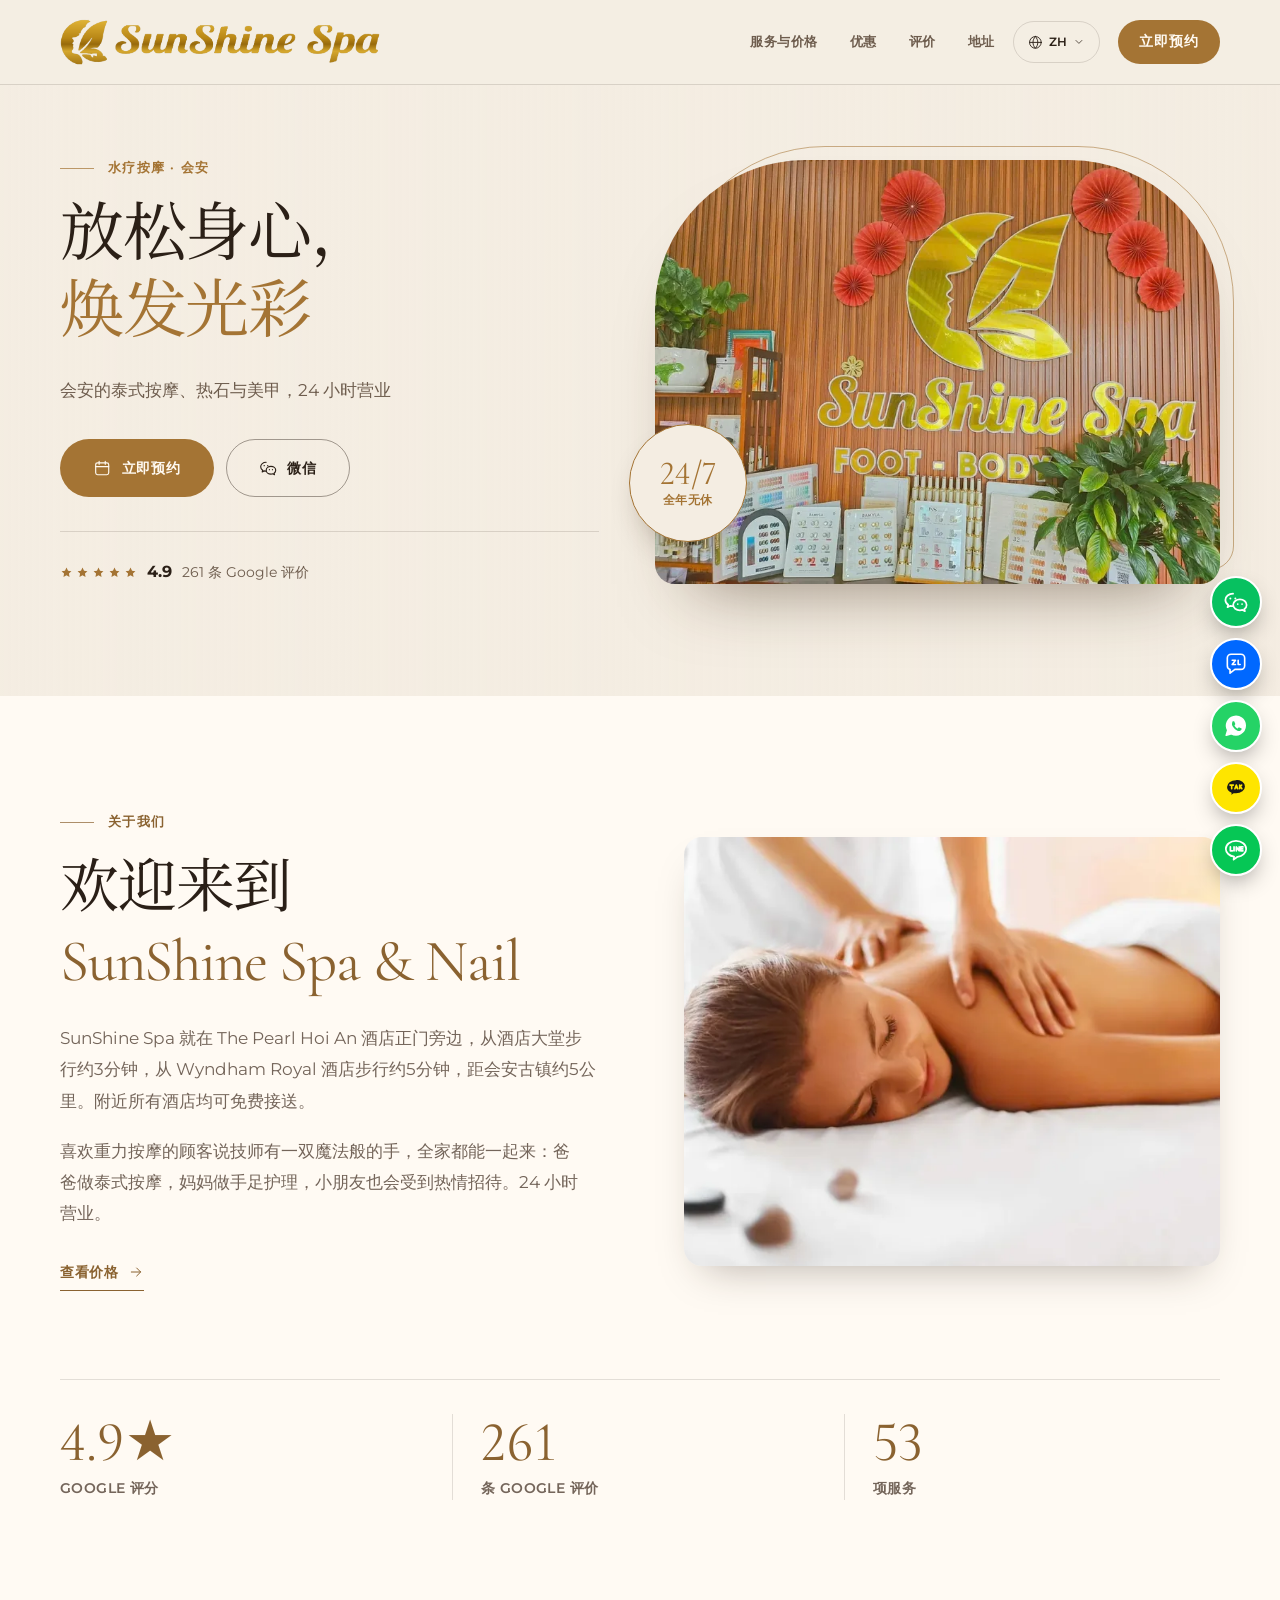
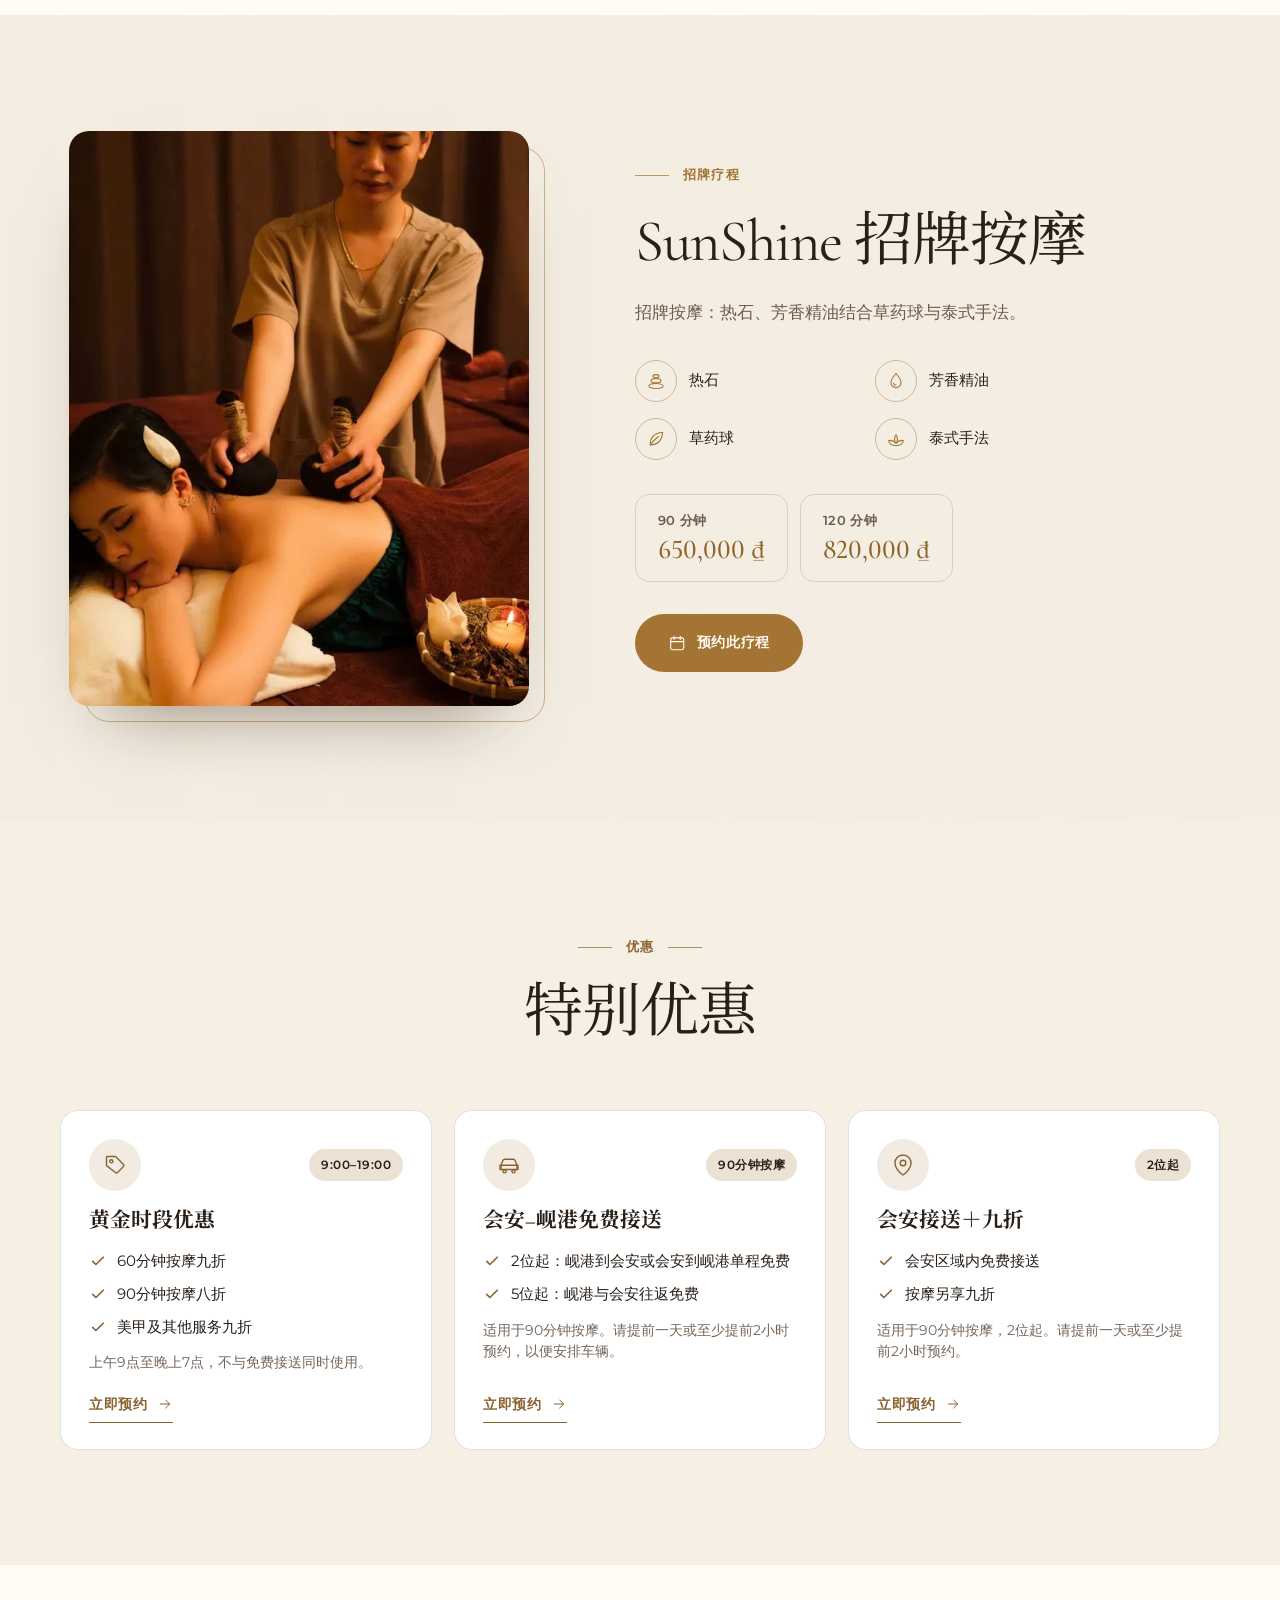
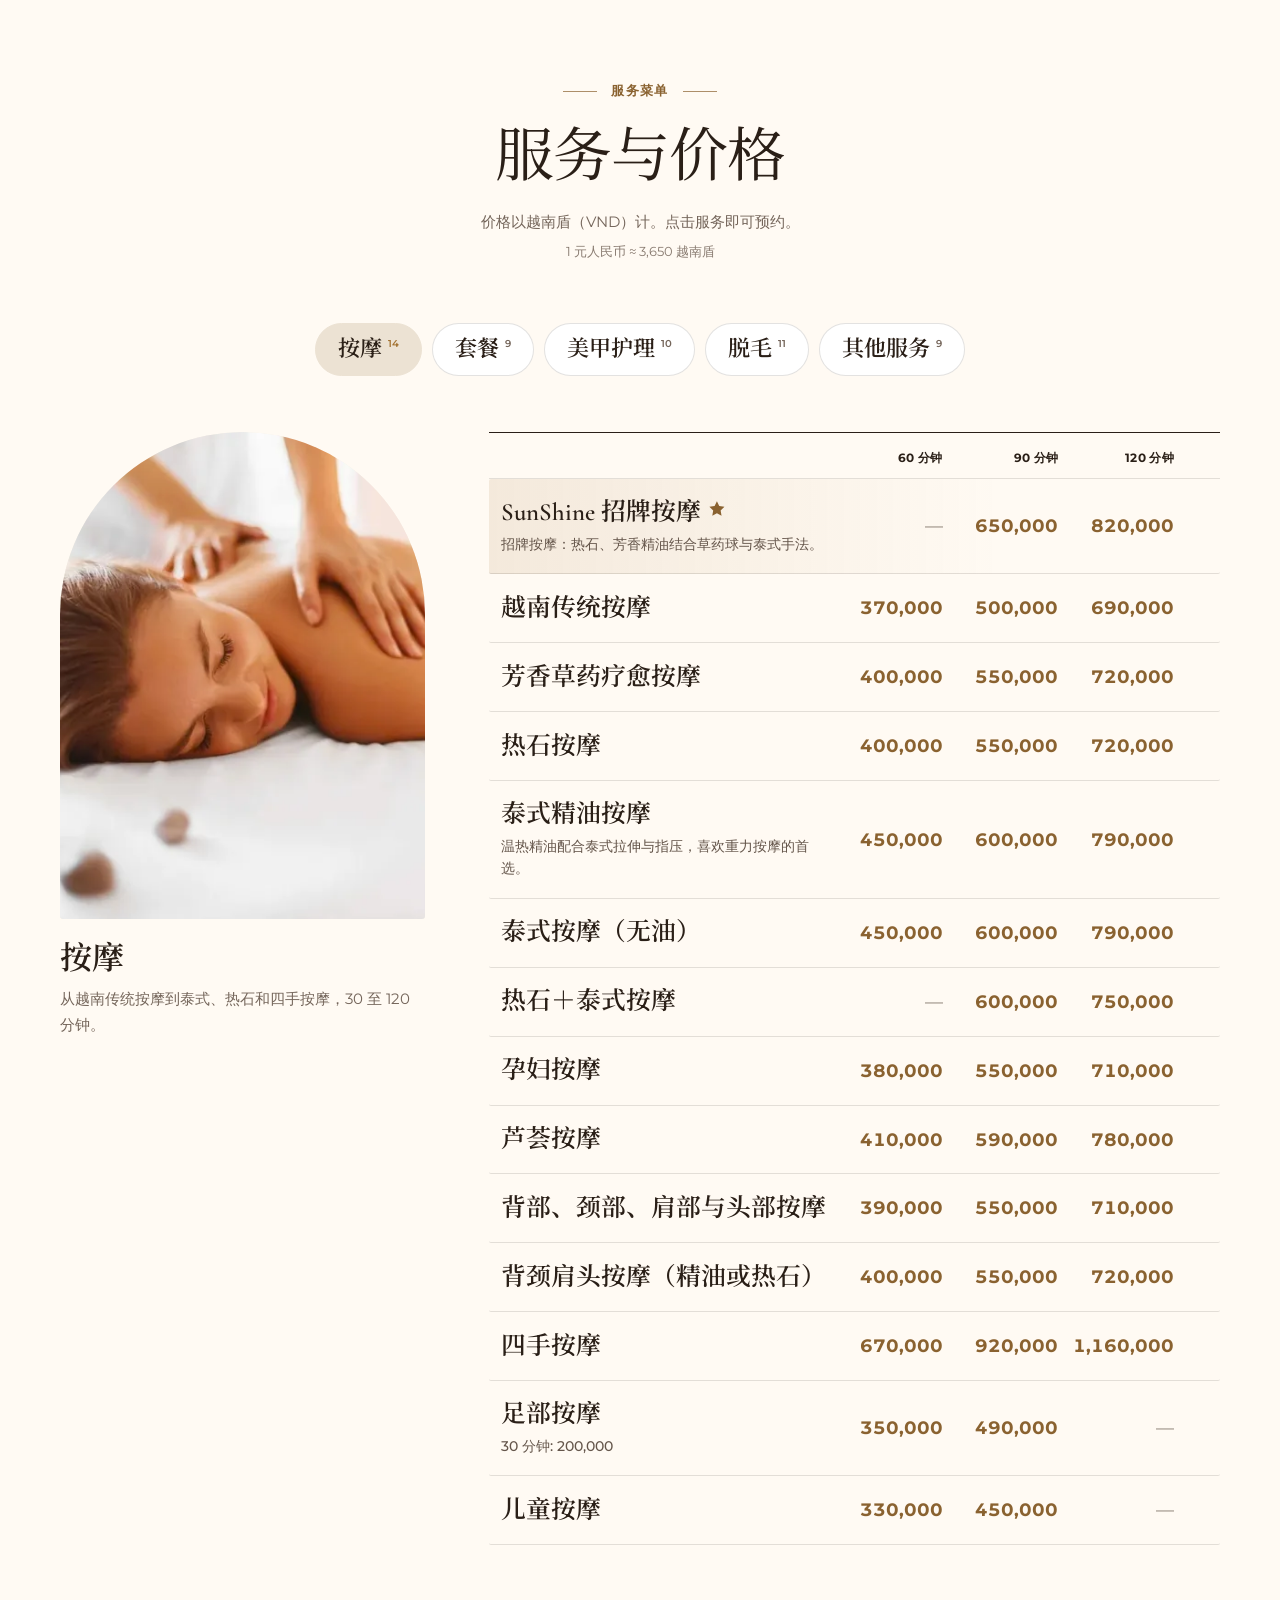
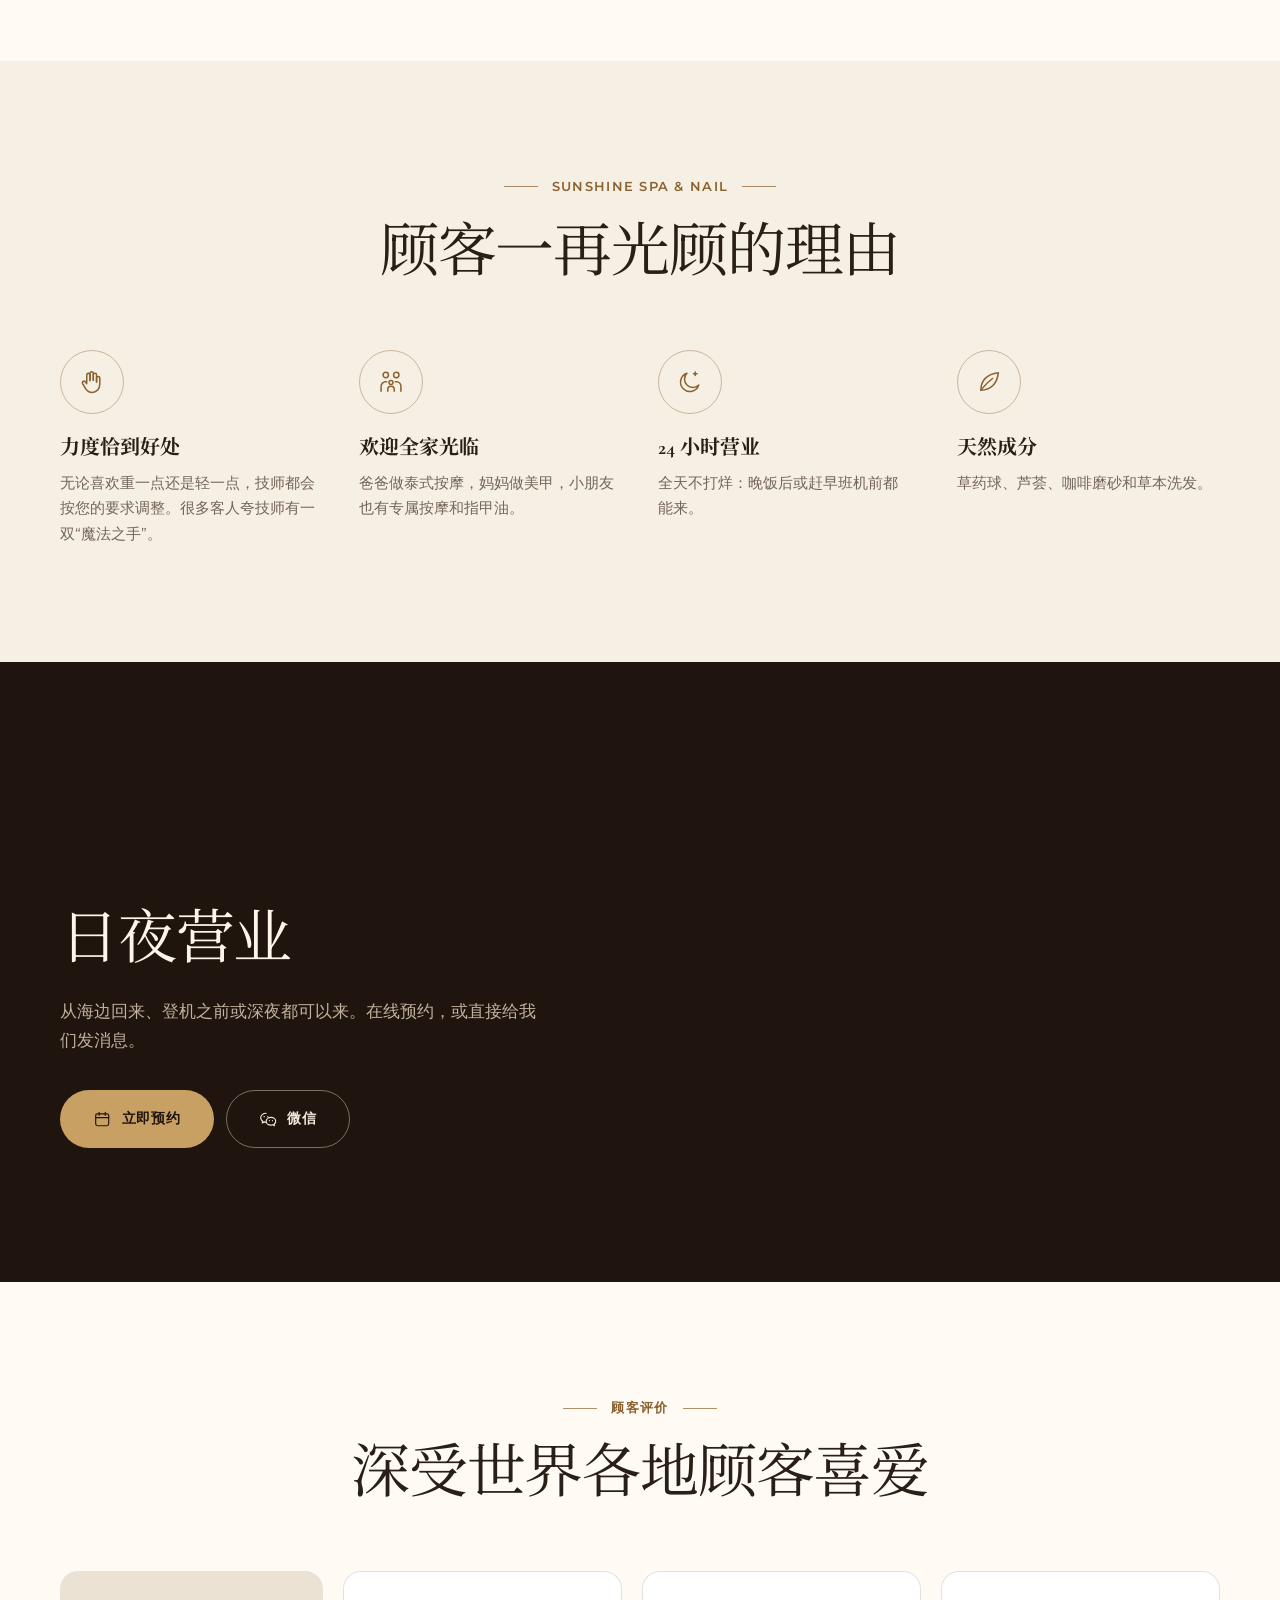
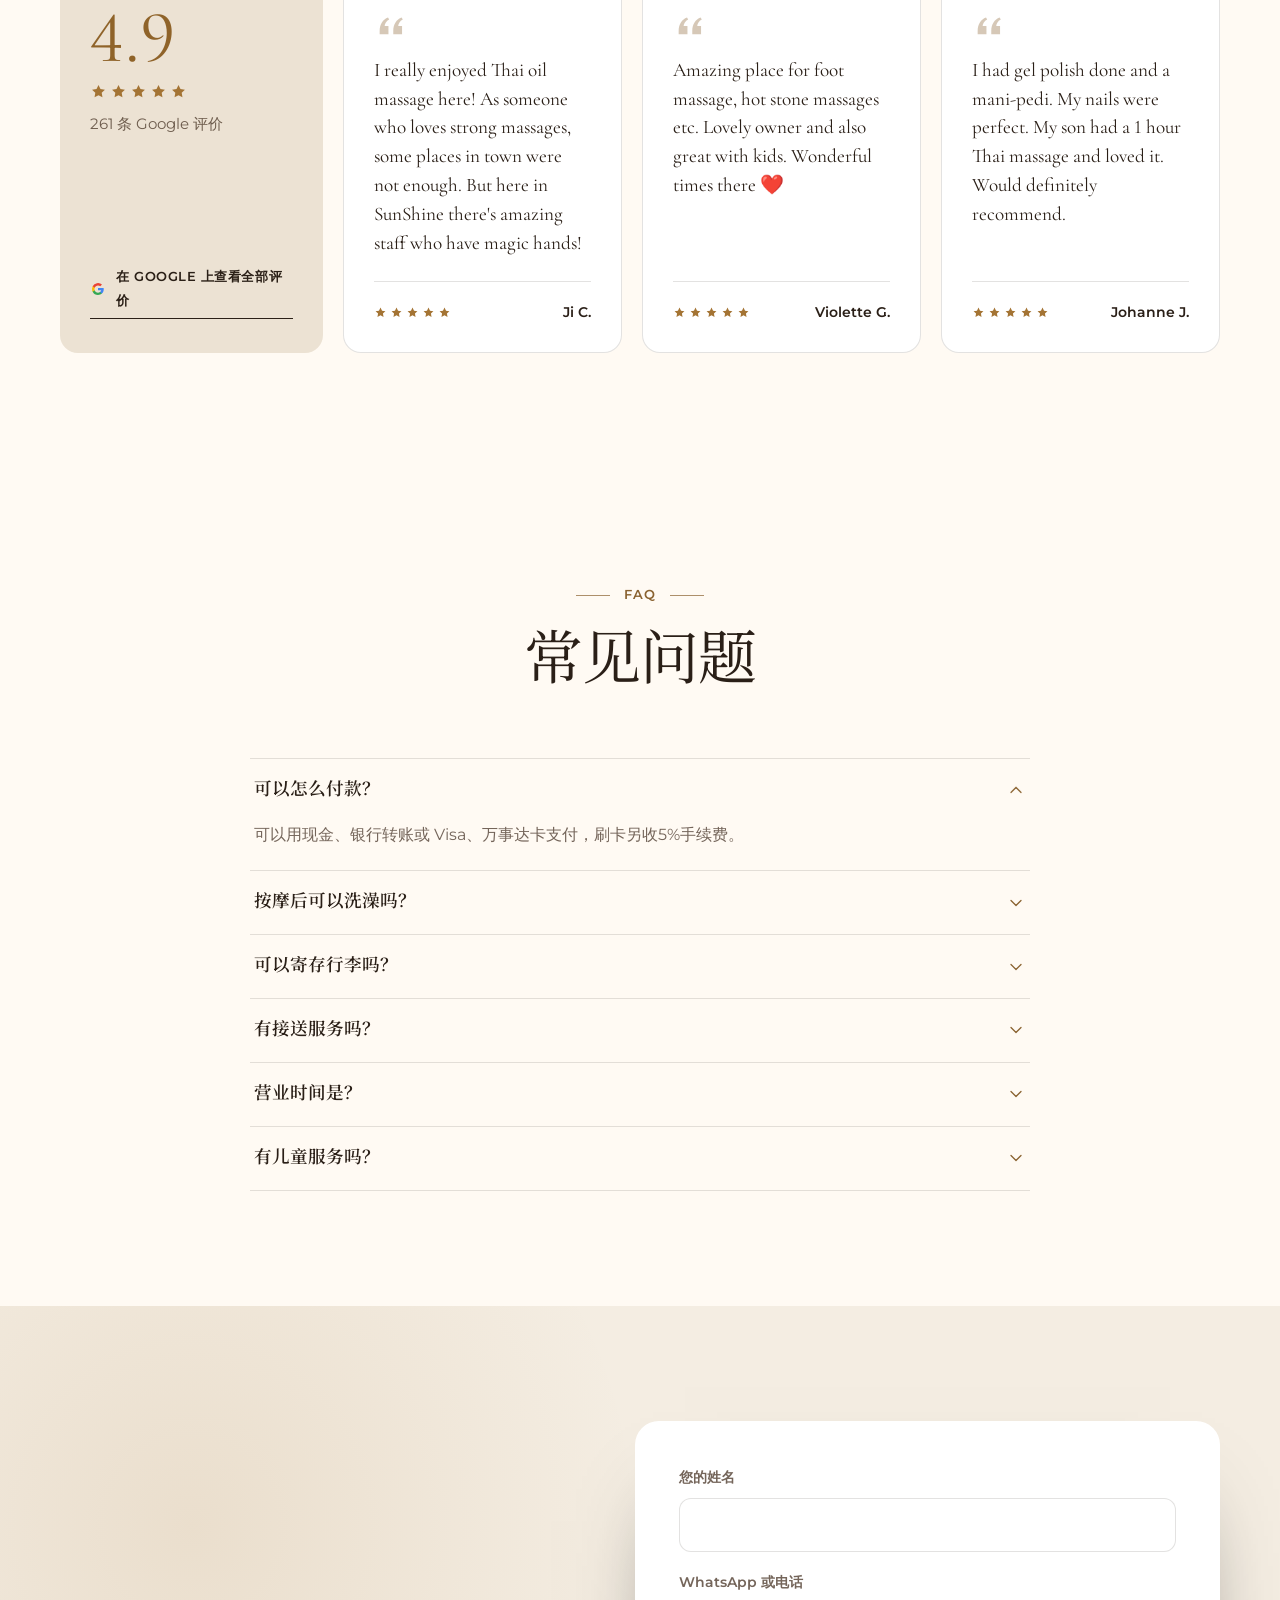
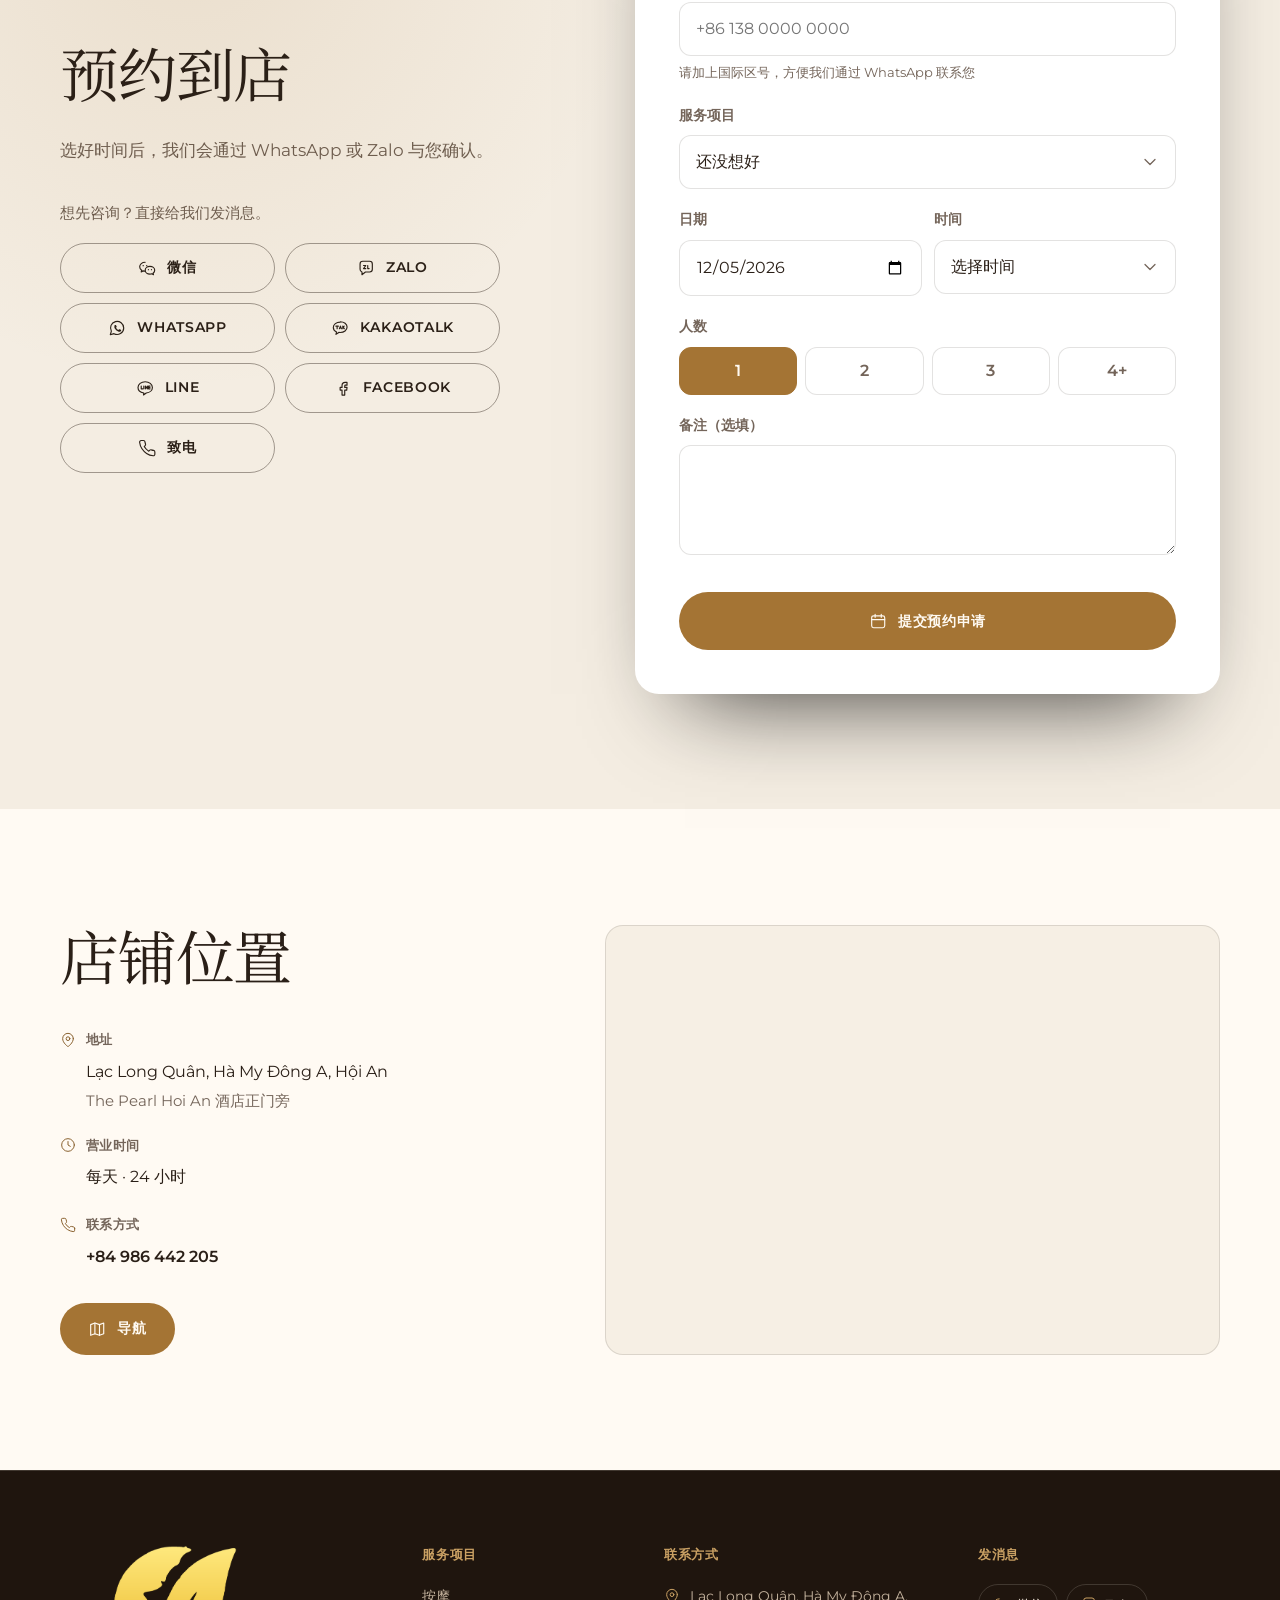
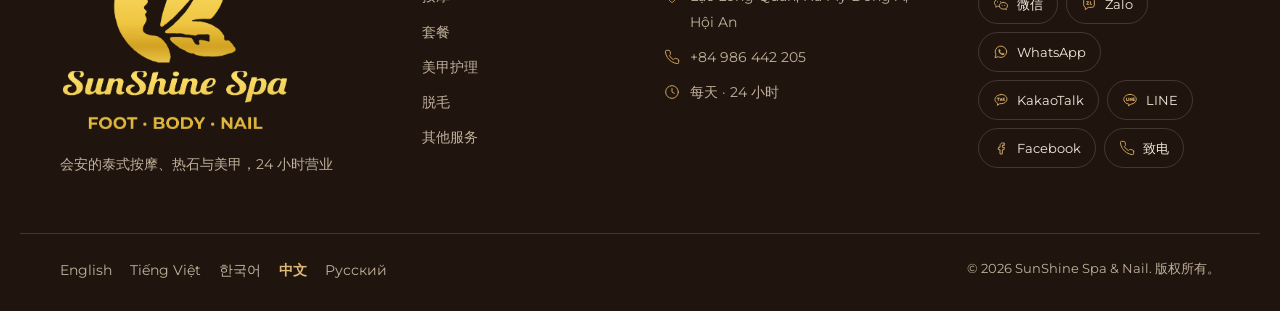
<file: zh/index.html>
<!doctype html>
<html lang="zh" class="v3 bg-palm t-light t-sunshine">
<head>
<meta charset="utf-8">
<meta name="viewport" content="width=device-width, initial-scale=1, viewport-fit=cover">
<title>SunShine Spa &amp; Nail · 水疗按摩 · 会安</title>
<meta name="description" content="会安的泰式按摩、热石与美甲，24 小时营业 · 4.9★ · 261 条 Google 评价">
<meta name="robots" content="noindex,nofollow">
<link rel="canonical" href="https://romans7997.github.io/sunshine-spa/zh/">
<link rel="alternate" hreflang="en" href="https://romans7997.github.io/sunshine-spa/">
<link rel="alternate" hreflang="vi" href="https://romans7997.github.io/sunshine-spa/vi/">
<link rel="alternate" hreflang="ko" href="https://romans7997.github.io/sunshine-spa/ko/">
<link rel="alternate" hreflang="zh" href="https://romans7997.github.io/sunshine-spa/zh/">
<link rel="alternate" hreflang="ru" href="https://romans7997.github.io/sunshine-spa/ru/">
<link rel="alternate" hreflang="x-default" href="https://romans7997.github.io/sunshine-spa/">
<meta property="og:type" content="website">
<meta property="og:title" content="SunShine Spa &amp; Nail">
<meta property="og:description" content="会安的泰式按摩、热石与美甲，24 小时营业">
<meta property="og:image" content="https://romans7997.github.io/sunshine-spa/img/og.jpg"><meta name="theme-color" content="#1f150e">
<link rel="icon" href="../favicon.svg" type="image/svg+xml">
<link rel="preconnect" href="https://fonts.googleapis.com">
<link rel="preconnect" href="https://fonts.gstatic.com" crossorigin>
<link rel="stylesheet" href="https://fonts.googleapis.com/css2?family=Cormorant+Garamond:ital,wght@0,400;0,500;0,600;1,400;1,500&amp;family=Montserrat:wght@400;500;600&amp;family=Noto+Serif+SC:wght@400;600&amp;display=swap">
<link rel="stylesheet" href="../assets/v3.css?v=6aaa0906">
<style>:root{ --wood:#f4ede2;--wood-2:#ece2d3;--wood-3:#e0d3bf;--wood-rgb:244,237,226;--cream:#fffaf3;--cream-2:#f6efe4;--paper:#ffffff;--on-dark:#2b2017;--on-dark-muted:#6e5d4e;--on-dark-rgb:43,32,23;--on-dark-head:#2b2017;--line-dark:rgba(43,32,23,.14);--gold:#a47434;--gold-hi:#8f6329;--gold-rgb:164,116,52;--btn-ink:#fffaf2;--gold-deep:#8a6230;--glow-rgb:214,168,98;--glow2-rgb:190,150,95;--slat-rgb:120,90,60 }</style>
<script>document.documentElement.classList.add("js")</script>
<link rel="preload" as="image" href="../img/hero-1280.webp" imagesrcset="../img/hero-800.webp 800w, ../img/hero-1280.webp 1280w" imagesizes="(min-width: 960px) 40vw, 100vw">
<script type="application/ld+json">{"@context": "https://schema.org", "@type": "DaySpa", "name": "SunShine Spa & Nail", "telephone": "+84986442205", "url": "https://romans7997.github.io/sunshine-spa/zh/", "address": {"@type": "PostalAddress", "streetAddress": "Lạc Long Quân, Hà My Đông A, Hội An", "addressLocality": "Hoi An", "addressCountry": "VN"}, "openingHoursSpecification": [{"@type": "OpeningHoursSpecification", "dayOfWeek": "Monday", "opens": "00:00", "closes": "24:00"}, {"@type": "OpeningHoursSpecification", "dayOfWeek": "Tuesday", "opens": "00:00", "closes": "24:00"}, {"@type": "OpeningHoursSpecification", "dayOfWeek": "Wednesday", "opens": "00:00", "closes": "24:00"}, {"@type": "OpeningHoursSpecification", "dayOfWeek": "Thursday", "opens": "00:00", "closes": "24:00"}, {"@type": "OpeningHoursSpecification", "dayOfWeek": "Friday", "opens": "00:00", "closes": "24:00"}, {"@type": "OpeningHoursSpecification", "dayOfWeek": "Saturday", "opens": "00:00", "closes": "24:00"}, {"@type": "OpeningHoursSpecification", "dayOfWeek": "Sunday", "opens": "00:00", "closes": "24:00"}], "sameAs": ["https://www.facebook.com/p/Sunshine-Spa-Nail-100092625280093/", "https://www.google.com/maps/place/?q=place_id:ChIJjfmBW60PQjERwZygsNHJV4o"], "priceRange": "₫₫", "image": "https://romans7997.github.io/sunshine-spa/img/hero-1280.webp"}</script>
<script type="application/ld+json">{"@context": "https://schema.org", "@type": "FAQPage", "mainEntity": [{"@type": "Question", "name": "可以怎么付款？", "acceptedAnswer": {"@type": "Answer", "text": "可以用现金、银行转账或 Visa、万事达卡支付，刷卡另收5%手续费。"}}, {"@type": "Question", "name": "按摩后可以洗澡吗？", "acceptedAnswer": {"@type": "Answer", "text": "可以，按摩后可以洗澡。"}}, {"@type": "Question", "name": "可以寄存行李吗？", "acceptedAnswer": {"@type": "Answer", "text": "可以，行李可以寄存在店里，您去游览后回来再取。"}}, {"@type": "Question", "name": "有接送服务吗？", "acceptedAnswer": {"@type": "Answer", "text": "有，附近所有酒店均可免费接送。做90分钟按摩还可享受：会安区域内2位起免费接送，岘港与会安之间单程2位起，往返5位起。请提前一天或至少提前2小时预约。"}}, {"@type": "Question", "name": "营业时间是？", "acceptedAnswer": {"@type": "Answer", "text": "全年无休，24小时营业。"}}, {"@type": "Question", "name": "有儿童服务吗？", "acceptedAnswer": {"@type": "Answer", "text": "有，儿童按摩和儿童美甲，全家可以一起放松。"}}]}</script>
</head>
<body>
<a class="skip" href="#main">跳到正文</a>

<header class="nav" id="top">
  <div class="wrap nav-inner">
    <a class="logo" href="#top" aria-label="SunShine Spa &amp; Nail"><img class="logo-img" src="../logo-wide.png" alt="SunShine Spa &amp; Nail" width="2098" height="300"></a>
    <nav class="nav-links" aria-label="菜单">
      <a href="#services">服务与价格</a>
<a href="#offers">优惠</a><a href="#reviews">评价</a>      <a href="#visit">地址</a>
    </nav>
    <details class="lang">
      <summary aria-label="语言"><svg class="ic" viewBox="0 0 24 24" aria-hidden="true" focusable="false"><circle cx="12" cy="12" r="9.5"/><path d="M2.5 12h19M12 2.5c2.6 2.8 3.9 6 3.9 9.5S14.6 18.7 12 21.5C9.4 18.7 8.1 15.5 8.1 12S9.4 5.3 12 2.5z"/></svg><span>ZH</span><svg class="ic chev" viewBox="0 0 24 24" aria-hidden="true" focusable="false"><path d="M6 9l6 6 6-6"/></svg></summary>
      <ul class="lang-menu">
<li><a href="../" hreflang="en" lang="en" data-lang="en">English</a></li>
<li><a href="../vi/" hreflang="vi" lang="vi" data-lang="vi">Tiếng Việt</a></li>
<li><a href="../ko/" hreflang="ko" lang="ko" data-lang="ko">한국어</a></li>
<li><a href="../zh/" hreflang="zh" lang="zh" data-lang="zh" aria-current="true">中文</a></li>
<li><a href="../ru/" hreflang="ru" lang="ru" data-lang="ru">Русский</a></li>
      </ul>
    </details>
<a class="btn btn-gold btn-sm nav-book" href="#book">立即预约</a>  </div>
</header>

<main id="main">
  <section class="hero">
    <div class="tex" aria-hidden="true"><picture><source media="(max-width: 959px)" srcset="../img/texm-800.webp 800w, ../img/texm-1600.webp 1600w" sizes="100vw"><img src="../img/tex-1600.webp" srcset="../img/tex-800.webp 800w, ../img/tex-1600.webp 1600w" sizes="100vw" alt="" decoding="async"></picture></div>
    <div class="wrap hero-grid">
      <div class="hero-copy">
        <p class="eyebrow eyebrow-light">水疗按摩 · 会安</p>
        <h1 class="hero-title"><span>放松身心，</span> <em>焕发光彩</em></h1>
        <p class="hero-lead">会安的泰式按摩、热石与美甲，24 小时营业</p>
        <div class="hero-cta">
<a class="btn btn-gold btn-lg" href="#book"><svg class="ic" viewBox="0 0 24 24" aria-hidden="true" focusable="false"><rect x="3.5" y="5" width="17" height="15.5" rx="2.5"/><path d="M8 3v4M16 3v4M3.5 10h17"/></svg><span>立即预约</span></a><button type="button" class="btn btn-line-light btn-lg" data-wechat-id="Sunshine_spa84"><svg class="ic" viewBox="0 0 24 24" aria-hidden="true" focusable="false"><path d="M9.3 4.3c-4 0-7.1 2.6-7.1 5.8 0 1.8 1 3.4 2.6 4.5l-.6 2.2 2.6-1.3c.8.2 1.6.3 2.5.3"/><path d="M15.6 9.6c3.4 0 6.2 2.3 6.2 5.1 0 1.5-.8 2.9-2.1 3.8l.5 1.9-2.2-1.1c-.8.3-1.6.4-2.4.4-3.4 0-6.2-2.3-6.2-5.1s2.8-5 6.2-5z"/><circle class="fill" cx="6.8" cy="8.7" r=".9"/><circle class="fill" cx="11.4" cy="8.7" r=".9"/><circle class="fill" cx="13.6" cy="13.9" r=".8"/><circle class="fill" cx="17.6" cy="13.9" r=".8"/></svg><span>微信</span></button>        </div>
        <div class="hero-meta">
<a class="hero-rating" href="https://www.google.com/maps/place/?q=place_id:ChIJjfmBW60PQjERwZygsNHJV4o" target="_blank" rel="noopener"><span class="stars xs" role="img" aria-label="4.9 / 5"><svg class="st" viewBox="0 0 24 24" aria-hidden="true" focusable="false"><path class="fill" d="M12 2.8l2.8 5.8 6.3.9-4.6 4.4 1.1 6.3L12 17.2l-5.6 3 1.1-6.3L2.9 9.5l6.3-.9z"/></svg><svg class="st" viewBox="0 0 24 24" aria-hidden="true" focusable="false"><path class="fill" d="M12 2.8l2.8 5.8 6.3.9-4.6 4.4 1.1 6.3L12 17.2l-5.6 3 1.1-6.3L2.9 9.5l6.3-.9z"/></svg><svg class="st" viewBox="0 0 24 24" aria-hidden="true" focusable="false"><path class="fill" d="M12 2.8l2.8 5.8 6.3.9-4.6 4.4 1.1 6.3L12 17.2l-5.6 3 1.1-6.3L2.9 9.5l6.3-.9z"/></svg><svg class="st" viewBox="0 0 24 24" aria-hidden="true" focusable="false"><path class="fill" d="M12 2.8l2.8 5.8 6.3.9-4.6 4.4 1.1 6.3L12 17.2l-5.6 3 1.1-6.3L2.9 9.5l6.3-.9z"/></svg><svg class="st" viewBox="0 0 24 24" aria-hidden="true" focusable="false"><path class="fill" d="M12 2.8l2.8 5.8 6.3.9-4.6 4.4 1.1 6.3L12 17.2l-5.6 3 1.1-6.3L2.9 9.5l6.3-.9z"/></svg></span><strong>4.9</strong><span>261 条 Google 评价</span></a>        </div>
      </div>
      <div class="hero-media">
        <div class="arch"><img src="../img/hero-1280.webp" srcset="../img/hero-800.webp 800w, ../img/hero-1280.webp 1280w" sizes="(min-width: 960px) 40vw, 100vw" alt="" width="1280" height="960" fetchpriority="high" style="object-position:50% 40%"></div>
<div class="seal" aria-hidden="true"><span class="seal-big">24/7</span><span class="seal-small">全年无休</span></div>
      </div>
    </div>
  </section>


  <section class="section intro" id="about">
    <div class="wrap">
      <div class="intro-grid">
        <div class="intro-copy">
          <p class="eyebrow">关于我们</p>
          <h2>欢迎来到 <em>SunShine Spa &amp; Nail</em></h2>
<p class="lead">SunShine Spa 就在 The Pearl Hoi An 酒店正门旁边，从酒店大堂步行约3分钟，从 Wyndham Royal 酒店步行约5分钟，距会安古镇约5公里。附近所有酒店均可免费接送。</p><p class="lead">喜欢重力按摩的顾客说技师有一双魔法般的手，全家都能一起来：爸爸做泰式按摩，妈妈做手足护理，小朋友也会受到热情招待。24 小时营业。</p>          <a class="link-arrow" href="#services"><span>查看价格</span><svg class="ic" viewBox="0 0 24 24" aria-hidden="true" focusable="false"><path d="M5 12h14M13 6l6 6-6 6"/></svg></a>
        </div>
        <div class="intro-media"><img src="../img/about-1280.webp" srcset="../img/about-800.webp 800w, ../img/about-1280.webp 1280w" sizes="(min-width: 960px) 42vw, 100vw" alt="" width="1280" height="854" loading="lazy" decoding="async" style="object-position:40% 50%"></div>
      </div>
      <ul class="stats" style="--n:3">
<li><span class="stat-big">4.9★</span><span class="stat-small">Google 评分</span></li>
<li><span class="stat-big">261</span><span class="stat-small">条 Google 评价</span></li>
<li><span class="stat-big">53</span><span class="stat-small">项服务</span></li>
      </ul>
    </div>
  </section>

  <section class="section signature" id="signature">
    <div class="tex" aria-hidden="true"><picture><source media="(max-width: 959px)" srcset="../img/texm-800.webp 800w, ../img/texm-1600.webp 1600w" sizes="100vw"><img src="../img/tex-1600.webp" srcset="../img/tex-800.webp 800w, ../img/tex-1600.webp 1600w" sizes="100vw" alt="" decoding="async"></picture></div>
    <div class="wrap sig-grid">
<div class="sig-media"><div class="sig-frame"><img src="../img/sig-1000.webp" srcset="../img/sig-800.webp 800w, ../img/sig-1000.webp 1000w" sizes="(min-width: 960px) 40vw, 100vw" alt="" width="1000" height="1000" loading="lazy" decoding="async" style="object-position:45% 50%"></div></div>      <div class="sig-copy">
        <p class="eyebrow eyebrow-light">招牌疗程</p>
        <h2>SunShine 招牌按摩</h2>
<p class="sig-desc">招牌按摩：热石、芳香精油结合草药球与泰式手法。</p>        <ul class="sig-incl" aria-label="疗程包含">
<li><svg class="ic" viewBox="0 0 24 24" aria-hidden="true" focusable="false"><ellipse cx="12" cy="18" rx="8.5" ry="3"/><ellipse cx="12" cy="11.6" rx="6" ry="2.6"/><ellipse cx="12" cy="6.2" rx="3.6" ry="1.9"/></svg><span>热石</span></li><li><svg class="ic" viewBox="0 0 24 24" aria-hidden="true" focusable="false"><path d="M12 3s6 6.4 6 11a6 6 0 0 1-12 0c0-4.6 6-11 6-11z"/><path d="M9.2 14.6a2.9 2.9 0 0 0 2.8 2.6"/></svg><span>芳香精油</span></li><li><svg class="ic" viewBox="0 0 24 24" aria-hidden="true" focusable="false"><path d="M5 19c0-8 5-14 15-15-1 10-7 15-15 15z"/><path d="M5 19c3-4 6-7 10-10"/></svg><span>草药球</span></li><li><svg class="ic" viewBox="0 0 24 24" aria-hidden="true" focusable="false"><path d="M12 20c-4 0-8-2-9-6 3-1 6 0 9 3 3-3 6-4 9-3-1 4-5 6-9 6z"/><path d="M12 17c-2-2.5-2.5-6 0-10 2.5 4 2 7.5 0 10z"/></svg><span>泰式手法</span></li>        </ul>
        <ul class="sig-prices">
<li><span>90 分钟</span><strong>650,000 ₫</strong></li><li><span>120 分钟</span><strong>820,000 ₫</strong></li>        </ul>
<a class="btn btn-gold btn-lg" href="#book" data-service="s0-0"><svg class="ic" viewBox="0 0 24 24" aria-hidden="true" focusable="false"><rect x="3.5" y="5" width="17" height="15.5" rx="2.5"/><path d="M8 3v4M16 3v4M3.5 10h17"/></svg><span>预约此疗程</span></a>      </div>
    </div>
  </section>

  <section class="section offers" id="offers">
    <div class="wrap">
      <header class="section-head center"><p class="eyebrow">优惠</p><h2>特别优惠</h2></header>
      <ul class="off-grid">
        <li class="off">
          <div class="off-top"><span class="off-ic"><svg class="ic" viewBox="0 0 24 24" aria-hidden="true" focusable="false"><path d="M3.5 12.6V4.5a1 1 0 0 1 1-1h8.1l7.9 7.9a1.5 1.5 0 0 1 0 2.1l-6 6a1.5 1.5 0 0 1-2.1 0z"/><circle cx="8.3" cy="8.3" r="1.6"/></svg></span><span class="off-tag">9:00–19:00</span></div>
          <h3>黄金时段优惠</h3>
          <ul class="off-lines"><li><svg class="ic" viewBox="0 0 24 24" aria-hidden="true" focusable="false"><path d="M5 12.5l4.2 4.2L19 7"/></svg><span>60分钟按摩九折</span></li><li><svg class="ic" viewBox="0 0 24 24" aria-hidden="true" focusable="false"><path d="M5 12.5l4.2 4.2L19 7"/></svg><span>90分钟按摩八折</span></li><li><svg class="ic" viewBox="0 0 24 24" aria-hidden="true" focusable="false"><path d="M5 12.5l4.2 4.2L19 7"/></svg><span>美甲及其他服务九折</span></li></ul>
<p class="off-note">上午9点至晚上7点，不与免费接送同时使用。</p><a class="link-arrow" href="#book"><span>立即预约</span><svg class="ic" viewBox="0 0 24 24" aria-hidden="true" focusable="false"><path d="M5 12h14M13 6l6 6-6 6"/></svg></a>        </li>
        <li class="off">
          <div class="off-top"><span class="off-ic"><svg class="ic" viewBox="0 0 24 24" aria-hidden="true" focusable="false"><path d="M4 16.5v-4.2l1.9-4.8A2 2 0 0 1 7.8 6.2h8.4a2 2 0 0 1 1.9 1.3l1.9 4.8v4.2"/><path d="M3 12.3h18v4.2H3z"/><circle cx="7.5" cy="18.3" r="1.6"/><circle cx="16.5" cy="18.3" r="1.6"/></svg></span><span class="off-tag">90分钟按摩</span></div>
          <h3>会安–岘港免费接送</h3>
          <ul class="off-lines"><li><svg class="ic" viewBox="0 0 24 24" aria-hidden="true" focusable="false"><path d="M5 12.5l4.2 4.2L19 7"/></svg><span>2位起：岘港到会安或会安到岘港单程免费</span></li><li><svg class="ic" viewBox="0 0 24 24" aria-hidden="true" focusable="false"><path d="M5 12.5l4.2 4.2L19 7"/></svg><span>5位起：岘港与会安往返免费</span></li></ul>
<p class="off-note">适用于90分钟按摩。请提前一天或至少提前2小时预约，以便安排车辆。</p><a class="link-arrow" href="#book"><span>立即预约</span><svg class="ic" viewBox="0 0 24 24" aria-hidden="true" focusable="false"><path d="M5 12h14M13 6l6 6-6 6"/></svg></a>        </li>
        <li class="off">
          <div class="off-top"><span class="off-ic"><svg class="ic" viewBox="0 0 24 24" aria-hidden="true" focusable="false"><path d="M20 10c0 6.5-8 12-8 12s-8-5.5-8-12a8 8 0 0 1 16 0z"/><circle cx="12" cy="10" r="2.8"/></svg></span><span class="off-tag">2位起</span></div>
          <h3>会安接送＋九折</h3>
          <ul class="off-lines"><li><svg class="ic" viewBox="0 0 24 24" aria-hidden="true" focusable="false"><path d="M5 12.5l4.2 4.2L19 7"/></svg><span>会安区域内免费接送</span></li><li><svg class="ic" viewBox="0 0 24 24" aria-hidden="true" focusable="false"><path d="M5 12.5l4.2 4.2L19 7"/></svg><span>按摩另享九折</span></li></ul>
<p class="off-note">适用于90分钟按摩，2位起。请提前一天或至少提前2小时预约。</p><a class="link-arrow" href="#book"><span>立即预约</span><svg class="ic" viewBox="0 0 24 24" aria-hidden="true" focusable="false"><path d="M5 12h14M13 6l6 6-6 6"/></svg></a>        </li>
      </ul>
    </div>
  </section>

  <section class="section menu-sec" id="services">
    <div class="wrap">
      <header class="section-head center">
        <p class="eyebrow">服务菜单</p>
        <h2>服务与价格</h2>
        <p class="section-note">价格以越南盾（VND）计。点击服务即可预约。 <span class="rate">1 元人民币 ≈ 3,650 越南盾</span></p>
      </header>
      <div class="tabs" role="tablist" aria-label="服务与价格">
<button type="button" role="tab" id="tab-cat0" aria-controls="cat0" aria-selected="true">按摩<sup>14</sup></button><button type="button" role="tab" id="tab-cat1" aria-controls="cat1" aria-selected="false" tabindex="-1">套餐<sup>9</sup></button><button type="button" role="tab" id="tab-cat2" aria-controls="cat2" aria-selected="false" tabindex="-1">美甲护理<sup>10</sup></button><button type="button" role="tab" id="tab-cat3" aria-controls="cat3" aria-selected="false" tabindex="-1">脱毛<sup>11</sup></button><button type="button" role="tab" id="tab-cat4" aria-controls="cat4" aria-selected="false" tabindex="-1">其他服务<sup>9</sup></button>      </div>
      <div class="panel is-active" id="cat0" role="tabpanel" aria-labelledby="tab-cat0">
        <div class="panel-media">
<div class="panel-img"><img src="../img/about-1280.webp" srcset="../img/about-800.webp 800w, ../img/about-1280.webp 1280w" sizes="(min-width: 960px) 30vw, 140px" alt="" width="1280" height="854" fetchpriority="high" style="object-position:32% 45%"></div>          <h3 class="panel-title">按摩</h3>
<p class="panel-desc">从越南传统按摩到泰式、热石和四手按摩，30 至 120 分钟。</p>        </div>
        <div class="panel-list">
          <div class="mt" style="--cols:3">
            <div class="mt-head" aria-hidden="true"><span></span><span>60 分钟</span><span>90 分钟</span><span>120 分钟</span><span></span></div>
            <a class="mt-row is-pop" href="#book" data-service="s0-0">
              <span class="mt-name">SunShine 招牌按摩 <span class="pop"><svg class="ic" viewBox="0 0 24 24" aria-hidden="true" focusable="false"><path class="fill" d="M12 2.8l2.8 5.8 6.3.9-4.6 4.4 1.1 6.3L12 17.2l-5.6 3 1.1-6.3L2.9 9.5l6.3-.9z"/></svg></span><small>招牌按摩：热石、芳香精油结合草药球与泰式手法。</small></span>
<span class="mt-p is-empty" data-l="60 分钟">—</span><span class="mt-p" data-l="90 分钟">650,000</span><span class="mt-p" data-l="120 分钟">820,000</span>              <span class="mt-go"><svg class="ic" viewBox="0 0 24 24" aria-hidden="true" focusable="false"><path d="M5 12h14M13 6l6 6-6 6"/></svg></span>
            </a>
            <a class="mt-row" href="#book" data-service="s0-1">
              <span class="mt-name">越南传统按摩</span>
<span class="mt-p" data-l="60 分钟">370,000</span><span class="mt-p" data-l="90 分钟">500,000</span><span class="mt-p" data-l="120 分钟">690,000</span>              <span class="mt-go"><svg class="ic" viewBox="0 0 24 24" aria-hidden="true" focusable="false"><path d="M5 12h14M13 6l6 6-6 6"/></svg></span>
            </a>
            <a class="mt-row" href="#book" data-service="s0-2">
              <span class="mt-name">芳香草药疗愈按摩</span>
<span class="mt-p" data-l="60 分钟">400,000</span><span class="mt-p" data-l="90 分钟">550,000</span><span class="mt-p" data-l="120 分钟">720,000</span>              <span class="mt-go"><svg class="ic" viewBox="0 0 24 24" aria-hidden="true" focusable="false"><path d="M5 12h14M13 6l6 6-6 6"/></svg></span>
            </a>
            <a class="mt-row" href="#book" data-service="s0-3">
              <span class="mt-name">热石按摩</span>
<span class="mt-p" data-l="60 分钟">400,000</span><span class="mt-p" data-l="90 分钟">550,000</span><span class="mt-p" data-l="120 分钟">720,000</span>              <span class="mt-go"><svg class="ic" viewBox="0 0 24 24" aria-hidden="true" focusable="false"><path d="M5 12h14M13 6l6 6-6 6"/></svg></span>
            </a>
            <a class="mt-row" href="#book" data-service="s0-4">
              <span class="mt-name">泰式精油按摩<small>温热精油配合泰式拉伸与指压，喜欢重力按摩的首选。</small></span>
<span class="mt-p" data-l="60 分钟">450,000</span><span class="mt-p" data-l="90 分钟">600,000</span><span class="mt-p" data-l="120 分钟">790,000</span>              <span class="mt-go"><svg class="ic" viewBox="0 0 24 24" aria-hidden="true" focusable="false"><path d="M5 12h14M13 6l6 6-6 6"/></svg></span>
            </a>
            <a class="mt-row" href="#book" data-service="s0-5">
              <span class="mt-name">泰式按摩（无油）</span>
<span class="mt-p" data-l="60 分钟">450,000</span><span class="mt-p" data-l="90 分钟">600,000</span><span class="mt-p" data-l="120 分钟">790,000</span>              <span class="mt-go"><svg class="ic" viewBox="0 0 24 24" aria-hidden="true" focusable="false"><path d="M5 12h14M13 6l6 6-6 6"/></svg></span>
            </a>
            <a class="mt-row" href="#book" data-service="s0-6">
              <span class="mt-name">热石＋泰式按摩</span>
<span class="mt-p is-empty" data-l="60 分钟">—</span><span class="mt-p" data-l="90 分钟">600,000</span><span class="mt-p" data-l="120 分钟">750,000</span>              <span class="mt-go"><svg class="ic" viewBox="0 0 24 24" aria-hidden="true" focusable="false"><path d="M5 12h14M13 6l6 6-6 6"/></svg></span>
            </a>
            <a class="mt-row" href="#book" data-service="s0-7">
              <span class="mt-name">孕妇按摩</span>
<span class="mt-p" data-l="60 分钟">380,000</span><span class="mt-p" data-l="90 分钟">550,000</span><span class="mt-p" data-l="120 分钟">710,000</span>              <span class="mt-go"><svg class="ic" viewBox="0 0 24 24" aria-hidden="true" focusable="false"><path d="M5 12h14M13 6l6 6-6 6"/></svg></span>
            </a>
            <a class="mt-row" href="#book" data-service="s0-8">
              <span class="mt-name">芦荟按摩</span>
<span class="mt-p" data-l="60 分钟">410,000</span><span class="mt-p" data-l="90 分钟">590,000</span><span class="mt-p" data-l="120 分钟">780,000</span>              <span class="mt-go"><svg class="ic" viewBox="0 0 24 24" aria-hidden="true" focusable="false"><path d="M5 12h14M13 6l6 6-6 6"/></svg></span>
            </a>
            <a class="mt-row" href="#book" data-service="s0-9">
              <span class="mt-name">背部、颈部、肩部与头部按摩</span>
<span class="mt-p" data-l="60 分钟">390,000</span><span class="mt-p" data-l="90 分钟">550,000</span><span class="mt-p" data-l="120 分钟">710,000</span>              <span class="mt-go"><svg class="ic" viewBox="0 0 24 24" aria-hidden="true" focusable="false"><path d="M5 12h14M13 6l6 6-6 6"/></svg></span>
            </a>
            <a class="mt-row" href="#book" data-service="s0-10">
              <span class="mt-name">背颈肩头按摩（精油或热石）</span>
<span class="mt-p" data-l="60 分钟">400,000</span><span class="mt-p" data-l="90 分钟">550,000</span><span class="mt-p" data-l="120 分钟">720,000</span>              <span class="mt-go"><svg class="ic" viewBox="0 0 24 24" aria-hidden="true" focusable="false"><path d="M5 12h14M13 6l6 6-6 6"/></svg></span>
            </a>
            <a class="mt-row" href="#book" data-service="s0-11">
              <span class="mt-name">四手按摩</span>
<span class="mt-p" data-l="60 分钟">670,000</span><span class="mt-p" data-l="90 分钟">920,000</span><span class="mt-p" data-l="120 分钟">1,160,000</span>              <span class="mt-go"><svg class="ic" viewBox="0 0 24 24" aria-hidden="true" focusable="false"><path d="M5 12h14M13 6l6 6-6 6"/></svg></span>
            </a>
            <a class="mt-row" href="#book" data-service="s0-12">
              <span class="mt-name">足部按摩<small class="extra">30 分钟: 200,000</small></span>
<span class="mt-p" data-l="60 分钟">350,000</span><span class="mt-p" data-l="90 分钟">490,000</span><span class="mt-p is-empty" data-l="120 分钟">—</span>              <span class="mt-go"><svg class="ic" viewBox="0 0 24 24" aria-hidden="true" focusable="false"><path d="M5 12h14M13 6l6 6-6 6"/></svg></span>
            </a>
            <a class="mt-row" href="#book" data-service="s0-13">
              <span class="mt-name">儿童按摩</span>
<span class="mt-p" data-l="60 分钟">330,000</span><span class="mt-p" data-l="90 分钟">450,000</span><span class="mt-p is-empty" data-l="120 分钟">—</span>              <span class="mt-go"><svg class="ic" viewBox="0 0 24 24" aria-hidden="true" focusable="false"><path d="M5 12h14M13 6l6 6-6 6"/></svg></span>
            </a>
          </div>
        </div>
      </div>
      <div class="panel" id="cat1" role="tabpanel" aria-labelledby="tab-cat1">
        <div class="panel-media">
<div class="panel-img"><img src="../img/c1-1600.webp" srcset="../img/c1-800.webp 800w, ../img/c1-1600.webp 1600w" sizes="(min-width: 960px) 30vw, 140px" alt="" width="1600" height="2400" loading="lazy" decoding="async" style="object-position:50% 40%"></div>          <h3 class="panel-title">套餐</h3>
<p class="panel-desc">按摩、面部护理、洗头和磨砂一次完成，60 至 160 分钟。</p>        </div>
        <div class="panel-list">
          <div class="ml">
            <a class="ml-row" href="#book" data-service="s1-0">
              <span class="mt-name">全身按摩＋面部护理（或洗头或身体磨砂）</span>
              <span class="ml-prices"><span><em>90 分钟</em>590,000</span></span>
              <span class="mt-go"><svg class="ic" viewBox="0 0 24 24" aria-hidden="true" focusable="false"><path d="M5 12h14M13 6l6 6-6 6"/></svg></span>
            </a>
            <a class="ml-row" href="#book" data-service="s1-1">
              <span class="mt-name">全身按摩＋面部护理＋洗头</span>
              <span class="ml-prices"><span><em>120 分钟</em>750,000</span></span>
              <span class="mt-go"><svg class="ic" viewBox="0 0 24 24" aria-hidden="true" focusable="false"><path d="M5 12h14M13 6l6 6-6 6"/></svg></span>
            </a>
            <a class="ml-row" href="#book" data-service="s1-2">
              <span class="mt-name">全身按摩＋面部护理＋洗头＋身体磨砂</span>
              <span class="ml-prices"><span><em>160 分钟</em>1,050,000</span></span>
              <span class="mt-go"><svg class="ic" viewBox="0 0 24 24" aria-hidden="true" focusable="false"><path d="M5 12h14M13 6l6 6-6 6"/></svg></span>
            </a>
            <a class="ml-row" href="#book" data-service="s1-3">
              <span class="mt-name">咖啡身体磨砂＋面部护理</span>
              <span class="ml-prices"><span><em>90 分钟</em>600,000</span><span><em>120 分钟</em>780,000</span></span>
              <span class="mt-go"><svg class="ic" viewBox="0 0 24 24" aria-hidden="true" focusable="false"><path d="M5 12h14M13 6l6 6-6 6"/></svg></span>
            </a>
            <a class="ml-row" href="#book" data-service="s1-4">
              <span class="mt-name">咖啡身体磨砂＋面部护理＋洗头</span>
              <span class="ml-prices"><span><em>120 分钟</em>800,000</span></span>
              <span class="mt-go"><svg class="ic" viewBox="0 0 24 24" aria-hidden="true" focusable="false"><path d="M5 12h14M13 6l6 6-6 6"/></svg></span>
            </a>
            <a class="ml-row" href="#book" data-service="s1-5">
              <span class="mt-name">面部护理</span>
              <span class="ml-prices"><span><em>60 分钟</em>400,000</span></span>
              <span class="mt-go"><svg class="ic" viewBox="0 0 24 24" aria-hidden="true" focusable="false"><path d="M5 12h14M13 6l6 6-6 6"/></svg></span>
            </a>
            <a class="ml-row" href="#book" data-service="s1-6">
              <span class="mt-name">面部护理＋洗头</span>
              <span class="ml-prices"><span><em>60 分钟</em>400,000</span></span>
              <span class="mt-go"><svg class="ic" viewBox="0 0 24 24" aria-hidden="true" focusable="false"><path d="M5 12h14M13 6l6 6-6 6"/></svg></span>
            </a>
            <a class="ml-row" href="#book" data-service="s1-7">
              <span class="mt-name">全身按摩、面部护理、修手甲与修脚甲</span>
              <span class="ml-prices"><span><em>120 分钟</em>800,000</span></span>
              <span class="mt-go"><svg class="ic" viewBox="0 0 24 24" aria-hidden="true" focusable="false"><path d="M5 12h14M13 6l6 6-6 6"/></svg></span>
            </a>
            <a class="ml-row" href="#book" data-service="s1-8">
              <span class="mt-name">身体磨砂、面膜、修手甲与修脚甲</span>
              <span class="ml-prices"><span><em>120 分钟</em>800,000</span></span>
              <span class="mt-go"><svg class="ic" viewBox="0 0 24 24" aria-hidden="true" focusable="false"><path d="M5 12h14M13 6l6 6-6 6"/></svg></span>
            </a>
          </div>
        </div>
      </div>
      <div class="panel" id="cat2" role="tabpanel" aria-labelledby="tab-cat2">
        <div class="panel-media">
<div class="panel-img"><img src="../img/c2-1280.webp" srcset="../img/c2-800.webp 800w, ../img/c2-1280.webp 1280w" sizes="(min-width: 960px) 30vw, 140px" alt="" width="1280" height="960" loading="lazy" decoding="async" style="object-position:48% 50%"></div>          <h3 class="panel-title">美甲护理</h3>
<p class="panel-desc">修手甲、修脚甲、甲油胶和美甲彩绘，也有儿童指甲油。</p>        </div>
        <div class="panel-list">
          <div class="ml">
            <a class="ml-row" href="#book" data-service="s2-0">
              <span class="mt-name">基础修手甲</span>
              <span class="ml-prices"><span>150,000</span></span>
              <span class="mt-go"><svg class="ic" viewBox="0 0 24 24" aria-hidden="true" focusable="false"><path d="M5 12h14M13 6l6 6-6 6"/></svg></span>
            </a>
            <a class="ml-row" href="#book" data-service="s2-1">
              <span class="mt-name">基础修脚甲</span>
              <span class="ml-prices"><span>150,000</span></span>
              <span class="mt-go"><svg class="ic" viewBox="0 0 24 24" aria-hidden="true" focusable="false"><path d="M5 12h14M13 6l6 6-6 6"/></svg></span>
            </a>
            <a class="ml-row" href="#book" data-service="s2-2">
              <span class="mt-name">儿童普通指甲油</span>
              <span class="ml-prices"><span>150,000</span></span>
              <span class="mt-go"><svg class="ic" viewBox="0 0 24 24" aria-hidden="true" focusable="false"><path d="M5 12h14M13 6l6 6-6 6"/></svg></span>
            </a>
            <a class="ml-row" href="#book" data-service="s2-3">
              <span class="mt-name">手部或足部美甲设计</span>
              <span class="ml-prices"><span>400,000 – 550,000</span></span>
              <span class="mt-go"><svg class="ic" viewBox="0 0 24 24" aria-hidden="true" focusable="false"><path d="M5 12h14M13 6l6 6-6 6"/></svg></span>
            </a>
            <a class="ml-row" href="#book" data-service="s2-4">
              <span class="mt-name">修手甲＋涂色</span>
              <span class="ml-prices"><span>280,000</span></span>
              <span class="mt-go"><svg class="ic" viewBox="0 0 24 24" aria-hidden="true" focusable="false"><path d="M5 12h14M13 6l6 6-6 6"/></svg></span>
            </a>
            <a class="ml-row" href="#book" data-service="s2-5">
              <span class="mt-name">修脚甲＋涂色</span>
              <span class="ml-prices"><span>280,000</span></span>
              <span class="mt-go"><svg class="ic" viewBox="0 0 24 24" aria-hidden="true" focusable="false"><path d="M5 12h14M13 6l6 6-6 6"/></svg></span>
            </a>
            <a class="ml-row" href="#book" data-service="s2-6">
              <span class="mt-name">手部甲油胶</span>
              <span class="ml-prices"><span>350,000</span></span>
              <span class="mt-go"><svg class="ic" viewBox="0 0 24 24" aria-hidden="true" focusable="false"><path d="M5 12h14M13 6l6 6-6 6"/></svg></span>
            </a>
            <a class="ml-row" href="#book" data-service="s2-7">
              <span class="mt-name">足部甲油胶</span>
              <span class="ml-prices"><span>350,000</span></span>
              <span class="mt-go"><svg class="ic" viewBox="0 0 24 24" aria-hidden="true" focusable="false"><path d="M5 12h14M13 6l6 6-6 6"/></svg></span>
            </a>
            <a class="ml-row" href="#book" data-service="s2-8">
              <span class="mt-name">儿童甲油胶</span>
              <span class="ml-prices"><span>250,000</span></span>
              <span class="mt-go"><svg class="ic" viewBox="0 0 24 24" aria-hidden="true" focusable="false"><path d="M5 12h14M13 6l6 6-6 6"/></svg></span>
            </a>
            <a class="ml-row" href="#book" data-service="s2-9">
              <span class="mt-name">儿童甲油胶彩绘</span>
              <span class="ml-prices"><span>300,000 – 350,000</span></span>
              <span class="mt-go"><svg class="ic" viewBox="0 0 24 24" aria-hidden="true" focusable="false"><path d="M5 12h14M13 6l6 6-6 6"/></svg></span>
            </a>
          </div>
        </div>
      </div>
      <div class="panel" id="cat3" role="tabpanel" aria-labelledby="tab-cat3">
        <div class="panel-media">
<div class="panel-img"><img src="../img/c3-1024.webp" srcset="../img/c3-800.webp 800w, ../img/c3-1024.webp 1024w" sizes="(min-width: 960px) 30vw, 140px" alt="" width="1024" height="683" loading="lazy" decoding="async" style="object-position:55% 45%"></div>          <h3 class="panel-title">脱毛</h3>
<p class="panel-desc">女士与男士温和蜜蜡脱毛。</p>        </div>
        <div class="panel-list">
          <div class="mt" style="--cols:2">
            <div class="mt-head" aria-hidden="true"><span></span><span>女士</span><span>男士</span><span></span></div>
            <a class="mt-row" href="#book" data-service="s3-0">
              <span class="mt-name">半腿</span>
<span class="mt-p" data-l="女士">340,000</span><span class="mt-p" data-l="男士">400,000</span>              <span class="mt-go"><svg class="ic" viewBox="0 0 24 24" aria-hidden="true" focusable="false"><path d="M5 12h14M13 6l6 6-6 6"/></svg></span>
            </a>
            <a class="mt-row" href="#book" data-service="s3-1">
              <span class="mt-name">全腿</span>
<span class="mt-p" data-l="女士">550,000</span><span class="mt-p" data-l="男士">600,000</span>              <span class="mt-go"><svg class="ic" viewBox="0 0 24 24" aria-hidden="true" focusable="false"><path d="M5 12h14M13 6l6 6-6 6"/></svg></span>
            </a>
            <a class="mt-row" href="#book" data-service="s3-2">
              <span class="mt-name">腋下</span>
<span class="mt-p" data-l="女士">190,000</span><span class="mt-p" data-l="男士">210,000</span>              <span class="mt-go"><svg class="ic" viewBox="0 0 24 24" aria-hidden="true" focusable="false"><path d="M5 12h14M13 6l6 6-6 6"/></svg></span>
            </a>
            <a class="mt-row" href="#book" data-service="s3-3">
              <span class="mt-name">半臂</span>
<span class="mt-p" data-l="女士">250,000</span><span class="mt-p" data-l="男士">260,000</span>              <span class="mt-go"><svg class="ic" viewBox="0 0 24 24" aria-hidden="true" focusable="false"><path d="M5 12h14M13 6l6 6-6 6"/></svg></span>
            </a>
            <a class="mt-row" href="#book" data-service="s3-4">
              <span class="mt-name">全臂</span>
<span class="mt-p" data-l="女士">400,000</span><span class="mt-p" data-l="男士">450,000</span>              <span class="mt-go"><svg class="ic" viewBox="0 0 24 24" aria-hidden="true" focusable="false"><path d="M5 12h14M13 6l6 6-6 6"/></svg></span>
            </a>
            <a class="mt-row" href="#book" data-service="s3-5">
              <span class="mt-name">全比基尼</span>
<span class="mt-p" data-l="女士">600,000</span><span class="mt-p" data-l="男士">550,000</span>              <span class="mt-go"><svg class="ic" viewBox="0 0 24 24" aria-hidden="true" focusable="false"><path d="M5 12h14M13 6l6 6-6 6"/></svg></span>
            </a>
            <a class="mt-row" href="#book" data-service="s3-6">
              <span class="mt-name">半背或胸部</span>
<span class="mt-p" data-l="女士">270,000</span><span class="mt-p" data-l="男士">330,000</span>              <span class="mt-go"><svg class="ic" viewBox="0 0 24 24" aria-hidden="true" focusable="false"><path d="M5 12h14M13 6l6 6-6 6"/></svg></span>
            </a>
            <a class="mt-row" href="#book" data-service="s3-7">
              <span class="mt-name">背部或胸部</span>
<span class="mt-p is-empty" data-l="女士">—</span><span class="mt-p" data-l="男士">550,000</span>              <span class="mt-go"><svg class="ic" viewBox="0 0 24 24" aria-hidden="true" focusable="false"><path d="M5 12h14M13 6l6 6-6 6"/></svg></span>
            </a>
            <a class="mt-row" href="#book" data-service="s3-8">
              <span class="mt-name">臀部</span>
<span class="mt-p is-empty" data-l="女士">—</span><span class="mt-p" data-l="男士">290,000</span>              <span class="mt-go"><svg class="ic" viewBox="0 0 24 24" aria-hidden="true" focusable="false"><path d="M5 12h14M13 6l6 6-6 6"/></svg></span>
            </a>
            <a class="mt-row" href="#book" data-service="s3-9">
              <span class="mt-name">上唇或下巴</span>
<span class="mt-p" data-l="女士">130,000</span><span class="mt-p" data-l="男士">150,000</span>              <span class="mt-go"><svg class="ic" viewBox="0 0 24 24" aria-hidden="true" focusable="false"><path d="M5 12h14M13 6l6 6-6 6"/></svg></span>
            </a>
            <a class="mt-row" href="#book" data-service="s3-10">
              <span class="mt-name">比基尼线</span>
<span class="mt-p" data-l="女士">270,000</span><span class="mt-p" data-l="男士">290,000</span>              <span class="mt-go"><svg class="ic" viewBox="0 0 24 24" aria-hidden="true" focusable="false"><path d="M5 12h14M13 6l6 6-6 6"/></svg></span>
            </a>
          </div>
        </div>
      </div>
      <div class="panel" id="cat4" role="tabpanel" aria-labelledby="tab-cat4">
        <div class="panel-media">
<div class="panel-img"><img src="../img/c4-1600.webp" srcset="../img/c4-800.webp 800w, ../img/c4-1600.webp 1600w" sizes="(min-width: 960px) 30vw, 140px" alt="" width="1600" height="2400" loading="lazy" decoding="async" style="object-position:50% 40%"></div>          <h3 class="panel-title">其他服务</h3>
<p class="panel-desc">草本洗头配头部按摩，以及眉毛与睫毛护理。</p>        </div>
        <div class="panel-list">
          <div class="ml">
            <a class="ml-row" href="#book" data-service="s4-0">
              <span class="mt-name">洗头＋头部按摩</span>
              <span class="ml-prices"><span><em>30 分钟</em>200,000</span></span>
              <span class="mt-go"><svg class="ic" viewBox="0 0 24 24" aria-hidden="true" focusable="false"><path d="M5 12h14M13 6l6 6-6 6"/></svg></span>
            </a>
            <a class="ml-row" href="#book" data-service="s4-1">
              <span class="mt-name">洗头＋颈肩头按摩</span>
              <span class="ml-prices"><span><em>45 分钟</em>270,000</span></span>
              <span class="mt-go"><svg class="ic" viewBox="0 0 24 24" aria-hidden="true" focusable="false"><path d="M5 12h14M13 6l6 6-6 6"/></svg></span>
            </a>
            <a class="ml-row" href="#book" data-service="s4-2">
              <span class="mt-name">草本洗发</span>
              <span class="ml-prices"><span><em>30 分钟</em>250,000</span></span>
              <span class="mt-go"><svg class="ic" viewBox="0 0 24 24" aria-hidden="true" focusable="false"><path d="M5 12h14M13 6l6 6-6 6"/></svg></span>
            </a>
            <a class="ml-row" href="#book" data-service="s4-3">
              <span class="mt-name">足部与脚跟磨砂</span>
              <span class="ml-prices"><span>200,000</span></span>
              <span class="mt-go"><svg class="ic" viewBox="0 0 24 24" aria-hidden="true" focusable="false"><path d="M5 12h14M13 6l6 6-6 6"/></svg></span>
            </a>
            <a class="ml-row" href="#book" data-service="s4-4">
              <span class="mt-name">染眉</span>
              <span class="ml-prices"><span>350,000</span></span>
              <span class="mt-go"><svg class="ic" viewBox="0 0 24 24" aria-hidden="true" focusable="false"><path d="M5 12h14M13 6l6 6-6 6"/></svg></span>
            </a>
            <a class="ml-row" href="#book" data-service="s4-5">
              <span class="mt-name">睫毛烫翘</span>
              <span class="ml-prices"><span>400,000</span></span>
              <span class="mt-go"><svg class="ic" viewBox="0 0 24 24" aria-hidden="true" focusable="false"><path d="M5 12h14M13 6l6 6-6 6"/></svg></span>
            </a>
            <a class="ml-row" href="#book" data-service="s4-6">
              <span class="mt-name">睫毛烫翘＋染色</span>
              <span class="ml-prices"><span>550,000</span></span>
              <span class="mt-go"><svg class="ic" viewBox="0 0 24 24" aria-hidden="true" focusable="false"><path d="M5 12h14M13 6l6 6-6 6"/></svg></span>
            </a>
            <a class="ml-row" href="#book" data-service="s4-7">
              <span class="mt-name">经典嫁接睫毛</span>
              <span class="ml-prices"><span>500,000</span></span>
              <span class="mt-go"><svg class="ic" viewBox="0 0 24 24" aria-hidden="true" focusable="false"><path d="M5 12h14M13 6l6 6-6 6"/></svg></span>
            </a>
            <a class="ml-row" href="#book" data-service="s4-8">
              <span class="mt-name">自然浓密嫁接睫毛</span>
              <span class="ml-prices"><span>550,000</span></span>
              <span class="mt-go"><svg class="ic" viewBox="0 0 24 24" aria-hidden="true" focusable="false"><path d="M5 12h14M13 6l6 6-6 6"/></svg></span>
            </a>
          </div>
        </div>
      </div>
    </div>
  </section>



  <section class="section features">
    <div class="wrap">
      <header class="section-head center"><p class="eyebrow">SunShine Spa &amp; Nail</p><h2>顾客一再光顾的理由</h2></header>
      <ul class="feat-grid">
<li><span class="feat-ic"><svg class="ic" viewBox="0 0 24 24" aria-hidden="true" focusable="false"><path d="M7.5 12.5V6a1.4 1.4 0 0 1 2.8 0v5"/><path d="M10.3 10.5V4.6a1.4 1.4 0 0 1 2.8 0v5.9"/><path d="M13.1 10.5V5.8a1.4 1.4 0 0 1 2.8 0v6.2"/><path d="M15.9 12V8.6a1.4 1.4 0 0 1 2.8 0v5.2c0 4.1-2.8 7.2-6.6 7.2-2.6 0-4.3-1.2-5.6-3.3l-2.5-4.2a1.4 1.4 0 0 1 2.3-1.6l1.2 1.6"/></svg></span><h3>力度恰到好处</h3><p>无论喜欢重一点还是轻一点，技师都会按您的要求调整。很多客人夸技师有一双“魔法之手”。</p></li>
<li><span class="feat-ic"><svg class="ic" viewBox="0 0 24 24" aria-hidden="true" focusable="false"><circle cx="7.5" cy="6" r="2.3"/><circle cx="16.5" cy="6" r="2.3"/><circle cx="12" cy="12.4" r="1.7"/><path d="M3.5 20v-4.2a4 4 0 0 1 4-4h.8M20.5 20v-4.2a4 4 0 0 0-4-4h-.8M9.2 20v-1.6a2.8 2.8 0 0 1 5.6 0V20"/></svg></span><h3>欢迎全家光临</h3><p>爸爸做泰式按摩，妈妈做美甲，小朋友也有专属按摩和指甲油。</p></li>
<li><span class="feat-ic"><svg class="ic" viewBox="0 0 24 24" aria-hidden="true" focusable="false"><path d="M19.5 14.6A8 8 0 1 1 9.4 4.5a6.4 6.4 0 0 0 10.1 10.1z"/><path d="M16.5 3.5v3M15 5h3"/></svg></span><h3>24 小时营业</h3><p>全天不打烊：晚饭后或赶早班机前都能来。</p></li>
<li><span class="feat-ic"><svg class="ic" viewBox="0 0 24 24" aria-hidden="true" focusable="false"><path d="M5 19c0-8 5-14 15-15-1 10-7 15-15 15z"/><path d="M5 19c3-4 6-7 10-10"/></svg></span><h3>天然成分</h3><p>草药球、芦荟、咖啡磨砂和草本洗发。</p></li>
      </ul>
    </div>
  </section>

  <section class="band">
    <picture><source media="(max-width: 759px)" srcset="../img/bandm-800.webp 800w, ../img/bandm-1600.webp 1600w" sizes="100vw"><img class="band-img" src="../img/band-1600.webp" srcset="../img/band-800.webp 800w, ../img/band-1600.webp 1600w" sizes="100vw" alt="" width="1600" height="1067" loading="lazy" decoding="async"></picture>
    <div class="wrap band-inner">
      <h2>日夜营业</h2>
      <p>从海边回来、登机之前或深夜都可以来。在线预约，或直接给我们发消息。</p>
      <div class="band-cta">
<a class="btn btn-gold btn-lg" href="#book"><svg class="ic" viewBox="0 0 24 24" aria-hidden="true" focusable="false"><rect x="3.5" y="5" width="17" height="15.5" rx="2.5"/><path d="M8 3v4M16 3v4M3.5 10h17"/></svg><span>立即预约</span></a><button type="button" class="btn btn-line-light btn-lg" data-wechat-id="Sunshine_spa84"><svg class="ic" viewBox="0 0 24 24" aria-hidden="true" focusable="false"><path d="M9.3 4.3c-4 0-7.1 2.6-7.1 5.8 0 1.8 1 3.4 2.6 4.5l-.6 2.2 2.6-1.3c.8.2 1.6.3 2.5.3"/><path d="M15.6 9.6c3.4 0 6.2 2.3 6.2 5.1 0 1.5-.8 2.9-2.1 3.8l.5 1.9-2.2-1.1c-.8.3-1.6.4-2.4.4-3.4 0-6.2-2.3-6.2-5.1s2.8-5 6.2-5z"/><circle class="fill" cx="6.8" cy="8.7" r=".9"/><circle class="fill" cx="11.4" cy="8.7" r=".9"/><circle class="fill" cx="13.6" cy="13.9" r=".8"/><circle class="fill" cx="17.6" cy="13.9" r=".8"/></svg><span>微信</span></button>      </div>
    </div>
  </section>

  <section class="section reviews" id="reviews">
    <div class="wrap">
      <header class="section-head center"><p class="eyebrow">顾客评价</p><h2>深受世界各地顾客喜爱</h2></header>
      <div class="rv-grid">
        <div class="rv-sum">
          <span class="rv-num">4.9</span>
          <div class="rv-sum-txt">
            <span class="stars" role="img" aria-label="4.9 / 5"><svg class="st" viewBox="0 0 24 24" aria-hidden="true" focusable="false"><path class="fill" d="M12 2.8l2.8 5.8 6.3.9-4.6 4.4 1.1 6.3L12 17.2l-5.6 3 1.1-6.3L2.9 9.5l6.3-.9z"/></svg><svg class="st" viewBox="0 0 24 24" aria-hidden="true" focusable="false"><path class="fill" d="M12 2.8l2.8 5.8 6.3.9-4.6 4.4 1.1 6.3L12 17.2l-5.6 3 1.1-6.3L2.9 9.5l6.3-.9z"/></svg><svg class="st" viewBox="0 0 24 24" aria-hidden="true" focusable="false"><path class="fill" d="M12 2.8l2.8 5.8 6.3.9-4.6 4.4 1.1 6.3L12 17.2l-5.6 3 1.1-6.3L2.9 9.5l6.3-.9z"/></svg><svg class="st" viewBox="0 0 24 24" aria-hidden="true" focusable="false"><path class="fill" d="M12 2.8l2.8 5.8 6.3.9-4.6 4.4 1.1 6.3L12 17.2l-5.6 3 1.1-6.3L2.9 9.5l6.3-.9z"/></svg><svg class="st" viewBox="0 0 24 24" aria-hidden="true" focusable="false"><path class="fill" d="M12 2.8l2.8 5.8 6.3.9-4.6 4.4 1.1 6.3L12 17.2l-5.6 3 1.1-6.3L2.9 9.5l6.3-.9z"/></svg></span>
            <p>261 条 Google 评价</p>
<a class="link-arrow" href="https://www.google.com/maps/place/?q=place_id:ChIJjfmBW60PQjERwZygsNHJV4o" target="_blank" rel="noopener"><svg class="ic g" viewBox="0 0 24 24" aria-hidden="true" focusable="false"><path d="M20.6 12.2c0-.6-.1-1.2-.2-1.8H12v3.4h4.8a4.1 4.1 0 0 1-1.8 2.7v2.2h2.9c1.7-1.6 2.7-3.9 2.7-6.5z" class="fill g1"/><path d="M12 21c2.4 0 4.5-.8 5.9-2.2L15 16.6c-.8.5-1.8.9-3 .9-2.3 0-4.3-1.6-5-3.7H4v2.3A9 9 0 0 0 12 21z" class="fill g2"/><path d="M7 13.8a5.4 5.4 0 0 1 0-3.5V8H4a9 9 0 0 0 0 8.1z" class="fill g3"/><path d="M12 6.6c1.3 0 2.5.5 3.4 1.3l2.6-2.6A9 9 0 0 0 4 8l3 2.3c.7-2.1 2.7-3.7 5-3.7z" class="fill g4"/></svg><span>在 Google 上查看全部评价</span></a>          </div>
        </div>
        <div class="rv-list">
        <figure class="rv">
          <svg class="ic rv-q" viewBox="0 0 24 24" aria-hidden="true" focusable="false"><path class="fill" d="M4 17.5c0-4.6 2.3-8 5.9-9.4l.8 1.5c-2 1.1-3.1 2.8-3.2 4.6h2.7V20H4zm9.6 0c0-4.6 2.3-8 5.9-9.4l.8 1.5c-2 1.1-3.1 2.8-3.2 4.6h2.7V20h-6.2z"/></svg>
          <blockquote lang="en">I really enjoyed Thai oil massage here! As someone who loves strong massages, some places in town were not enough. But here in SunShine there&#39;s amazing staff who have magic hands!</blockquote>
          <figcaption><span class="stars xs" role="img" aria-label="5 / 5"><svg class="st" viewBox="0 0 24 24" aria-hidden="true" focusable="false"><path class="fill" d="M12 2.8l2.8 5.8 6.3.9-4.6 4.4 1.1 6.3L12 17.2l-5.6 3 1.1-6.3L2.9 9.5l6.3-.9z"/></svg><svg class="st" viewBox="0 0 24 24" aria-hidden="true" focusable="false"><path class="fill" d="M12 2.8l2.8 5.8 6.3.9-4.6 4.4 1.1 6.3L12 17.2l-5.6 3 1.1-6.3L2.9 9.5l6.3-.9z"/></svg><svg class="st" viewBox="0 0 24 24" aria-hidden="true" focusable="false"><path class="fill" d="M12 2.8l2.8 5.8 6.3.9-4.6 4.4 1.1 6.3L12 17.2l-5.6 3 1.1-6.3L2.9 9.5l6.3-.9z"/></svg><svg class="st" viewBox="0 0 24 24" aria-hidden="true" focusable="false"><path class="fill" d="M12 2.8l2.8 5.8 6.3.9-4.6 4.4 1.1 6.3L12 17.2l-5.6 3 1.1-6.3L2.9 9.5l6.3-.9z"/></svg><svg class="st" viewBox="0 0 24 24" aria-hidden="true" focusable="false"><path class="fill" d="M12 2.8l2.8 5.8 6.3.9-4.6 4.4 1.1 6.3L12 17.2l-5.6 3 1.1-6.3L2.9 9.5l6.3-.9z"/></svg></span><span>Ji C.</span></figcaption>
        </figure>
        <figure class="rv">
          <svg class="ic rv-q" viewBox="0 0 24 24" aria-hidden="true" focusable="false"><path class="fill" d="M4 17.5c0-4.6 2.3-8 5.9-9.4l.8 1.5c-2 1.1-3.1 2.8-3.2 4.6h2.7V20H4zm9.6 0c0-4.6 2.3-8 5.9-9.4l.8 1.5c-2 1.1-3.1 2.8-3.2 4.6h2.7V20h-6.2z"/></svg>
          <blockquote lang="en">Amazing place for foot massage, hot stone massages etc. Lovely owner and also great with kids. Wonderful times there ❤️</blockquote>
          <figcaption><span class="stars xs" role="img" aria-label="5 / 5"><svg class="st" viewBox="0 0 24 24" aria-hidden="true" focusable="false"><path class="fill" d="M12 2.8l2.8 5.8 6.3.9-4.6 4.4 1.1 6.3L12 17.2l-5.6 3 1.1-6.3L2.9 9.5l6.3-.9z"/></svg><svg class="st" viewBox="0 0 24 24" aria-hidden="true" focusable="false"><path class="fill" d="M12 2.8l2.8 5.8 6.3.9-4.6 4.4 1.1 6.3L12 17.2l-5.6 3 1.1-6.3L2.9 9.5l6.3-.9z"/></svg><svg class="st" viewBox="0 0 24 24" aria-hidden="true" focusable="false"><path class="fill" d="M12 2.8l2.8 5.8 6.3.9-4.6 4.4 1.1 6.3L12 17.2l-5.6 3 1.1-6.3L2.9 9.5l6.3-.9z"/></svg><svg class="st" viewBox="0 0 24 24" aria-hidden="true" focusable="false"><path class="fill" d="M12 2.8l2.8 5.8 6.3.9-4.6 4.4 1.1 6.3L12 17.2l-5.6 3 1.1-6.3L2.9 9.5l6.3-.9z"/></svg><svg class="st" viewBox="0 0 24 24" aria-hidden="true" focusable="false"><path class="fill" d="M12 2.8l2.8 5.8 6.3.9-4.6 4.4 1.1 6.3L12 17.2l-5.6 3 1.1-6.3L2.9 9.5l6.3-.9z"/></svg></span><span>Violette G.</span></figcaption>
        </figure>
        <figure class="rv">
          <svg class="ic rv-q" viewBox="0 0 24 24" aria-hidden="true" focusable="false"><path class="fill" d="M4 17.5c0-4.6 2.3-8 5.9-9.4l.8 1.5c-2 1.1-3.1 2.8-3.2 4.6h2.7V20H4zm9.6 0c0-4.6 2.3-8 5.9-9.4l.8 1.5c-2 1.1-3.1 2.8-3.2 4.6h2.7V20h-6.2z"/></svg>
          <blockquote lang="en">I had gel polish done and a mani-pedi. My nails were perfect. My son had a 1 hour Thai massage and loved it. Would definitely recommend.</blockquote>
          <figcaption><span class="stars xs" role="img" aria-label="5 / 5"><svg class="st" viewBox="0 0 24 24" aria-hidden="true" focusable="false"><path class="fill" d="M12 2.8l2.8 5.8 6.3.9-4.6 4.4 1.1 6.3L12 17.2l-5.6 3 1.1-6.3L2.9 9.5l6.3-.9z"/></svg><svg class="st" viewBox="0 0 24 24" aria-hidden="true" focusable="false"><path class="fill" d="M12 2.8l2.8 5.8 6.3.9-4.6 4.4 1.1 6.3L12 17.2l-5.6 3 1.1-6.3L2.9 9.5l6.3-.9z"/></svg><svg class="st" viewBox="0 0 24 24" aria-hidden="true" focusable="false"><path class="fill" d="M12 2.8l2.8 5.8 6.3.9-4.6 4.4 1.1 6.3L12 17.2l-5.6 3 1.1-6.3L2.9 9.5l6.3-.9z"/></svg><svg class="st" viewBox="0 0 24 24" aria-hidden="true" focusable="false"><path class="fill" d="M12 2.8l2.8 5.8 6.3.9-4.6 4.4 1.1 6.3L12 17.2l-5.6 3 1.1-6.3L2.9 9.5l6.3-.9z"/></svg><svg class="st" viewBox="0 0 24 24" aria-hidden="true" focusable="false"><path class="fill" d="M12 2.8l2.8 5.8 6.3.9-4.6 4.4 1.1 6.3L12 17.2l-5.6 3 1.1-6.3L2.9 9.5l6.3-.9z"/></svg></span><span>Johanne J.</span></figcaption>
        </figure>
        </div>
      </div>
    </div>
  </section>

  <section class="section faq" id="faq">
    <div class="wrap faq-wrap">
      <header class="section-head center"><p class="eyebrow">FAQ</p><h2>常见问题</h2></header>
      <div class="faq-list">
<details class="faq-item" open><summary><span>可以怎么付款？</span><svg class="ic chev" viewBox="0 0 24 24" aria-hidden="true" focusable="false"><path d="M6 9l6 6 6-6"/></svg></summary><p>可以用现金、银行转账或 Visa、万事达卡支付，刷卡另收5%手续费。</p></details>
<details class="faq-item"><summary><span>按摩后可以洗澡吗？</span><svg class="ic chev" viewBox="0 0 24 24" aria-hidden="true" focusable="false"><path d="M6 9l6 6 6-6"/></svg></summary><p>可以，按摩后可以洗澡。</p></details>
<details class="faq-item"><summary><span>可以寄存行李吗？</span><svg class="ic chev" viewBox="0 0 24 24" aria-hidden="true" focusable="false"><path d="M6 9l6 6 6-6"/></svg></summary><p>可以，行李可以寄存在店里，您去游览后回来再取。</p></details>
<details class="faq-item"><summary><span>有接送服务吗？</span><svg class="ic chev" viewBox="0 0 24 24" aria-hidden="true" focusable="false"><path d="M6 9l6 6 6-6"/></svg></summary><p>有，附近所有酒店均可免费接送。做90分钟按摩还可享受：会安区域内2位起免费接送，岘港与会安之间单程2位起，往返5位起。请提前一天或至少提前2小时预约。</p></details>
<details class="faq-item"><summary><span>营业时间是？</span><svg class="ic chev" viewBox="0 0 24 24" aria-hidden="true" focusable="false"><path d="M6 9l6 6 6-6"/></svg></summary><p>全年无休，24小时营业。</p></details>
<details class="faq-item"><summary><span>有儿童服务吗？</span><svg class="ic chev" viewBox="0 0 24 24" aria-hidden="true" focusable="false"><path d="M6 9l6 6 6-6"/></svg></summary><p>有，儿童按摩和儿童美甲，全家可以一起放松。</p></details>
      </div>
    </div>
  </section>

  <section class="section book" id="book">
    <div class="wrap book-layout">
      <div class="book-intro">
        <h2>预约到店</h2>
        <p class="book-sub">选好时间后，我们会通过 WhatsApp 或 Zalo 与您确认。</p>
        <p class="book-or">想先咨询？直接给我们发消息。</p>
        <div class="contact-grid"><button type="button" class="btn btn-line-light" data-wechat-id="Sunshine_spa84"><svg class="ic" viewBox="0 0 24 24" aria-hidden="true" focusable="false"><path d="M9.3 4.3c-4 0-7.1 2.6-7.1 5.8 0 1.8 1 3.4 2.6 4.5l-.6 2.2 2.6-1.3c.8.2 1.6.3 2.5.3"/><path d="M15.6 9.6c3.4 0 6.2 2.3 6.2 5.1 0 1.5-.8 2.9-2.1 3.8l.5 1.9-2.2-1.1c-.8.3-1.6.4-2.4.4-3.4 0-6.2-2.3-6.2-5.1s2.8-5 6.2-5z"/><circle class="fill" cx="6.8" cy="8.7" r=".9"/><circle class="fill" cx="11.4" cy="8.7" r=".9"/><circle class="fill" cx="13.6" cy="13.9" r=".8"/><circle class="fill" cx="17.6" cy="13.9" r=".8"/></svg><span>微信</span></button><a class="btn btn-line-light" href="https://zalo.me/0986442205" target="_blank" rel="noopener"><svg class="ic" viewBox="0 0 24 24" aria-hidden="true" focusable="false"><path d="M4 6.5A3.5 3.5 0 0 1 7.5 3h9A3.5 3.5 0 0 1 20 6.5v7a3.5 3.5 0 0 1-3.5 3.5H11l-4.5 3.5V17A3.5 3.5 0 0 1 4 13.5z"/><path d="M8.5 8.5h3l-3 4h3M14 8.5v4h1.8"/></svg><span>Zalo</span></a><a class="btn btn-line-light" href="https://wa.me/84986442205" target="_blank" rel="noopener"><svg class="ic" viewBox="0 0 24 24" aria-hidden="true" focusable="false"><path d="M20.5 11.6a8.6 8.6 0 0 1-12.7 7.5L3 20.5l1.4-4.6A8.6 8.6 0 1 1 20.5 11.6z"/><path class="fill" d="M8.6 8.3c.2-.5.5-.6.8-.6h.6c.2 0 .4.1.5.4l.8 1.8c.1.2 0 .5-.1.7l-.5.6c-.1.2-.1.4 0 .6.4.8 1.6 2 2.5 2.4.2.1.4.1.6-.1l.6-.7c.2-.2.4-.2.6-.1l1.8.8c.3.1.4.3.4.5 0 .9-.6 1.8-1.7 2-1 .2-2.5-.2-4.4-1.7-1.8-1.5-2.7-3.2-2.8-4.2-.1-.9.2-1.8.3-2.4z"/></svg><span>WhatsApp</span></a><button type="button" class="btn btn-line-light" data-kakao-id="Sunshinespa"><svg class="ic" viewBox="0 0 24 24" aria-hidden="true" focusable="false"><path d="M12 4C7 4 3 7.1 3 11c0 2.5 1.7 4.7 4.2 5.9L6.5 20l3.7-2.5c.6.1 1.2.1 1.8.1 5 0 9-3.1 9-7s-4-7-9-7z"/><path d="M8 9.3v3.4M9.6 9.3h-3.2M11 12.7l1.3-3.4 1.3 3.4M11.4 11.8h1.8M15.4 9.3v3.4M15.4 11l1.8-1.7M16 10.5l1.4 2.2"/></svg><span>KakaoTalk</span></button><a class="btn btn-line-light" href="https://line.me/ti/p/_vO2AToirl" target="_blank" rel="noopener"><svg class="ic" viewBox="0 0 24 24" aria-hidden="true" focusable="false"><path d="M12 3.6c5.2 0 9.4 3.3 9.4 7.4 0 3.7-3.4 6.8-8 7.3l-3.6 2.6.4-2.7C6 17.5 2.6 14.6 2.6 11c0-4.1 4.2-7.4 9.4-7.4z"/><path d="M6.8 9.2v3.6h1.9M10.2 9.2v3.6M12.3 12.8V9.2l2.6 3.6V9.2M18.4 9.2h-2v3.6h2M16.4 11h1.8"/></svg><span>LINE</span></a>
<a class="btn btn-line-light" href="https://www.facebook.com/p/Sunshine-Spa-Nail-100092625280093/" target="_blank" rel="noopener"><svg class="ic" viewBox="0 0 24 24" aria-hidden="true" focusable="false"><path d="M14.5 8H17V4.5h-2.5c-2.5 0-4 1.6-4 4.1V11H8v3.5h2.5V21H14v-6.5h2.6l.4-3.5h-3V9c0-.6.4-1 1-1z"/></svg><span>Facebook</span></a><a class="btn btn-line-light" href="tel:+84986442205"><svg class="ic" viewBox="0 0 24 24" aria-hidden="true" focusable="false"><path d="M22 16.9v3a2 2 0 0 1-2.2 2 19.8 19.8 0 0 1-8.6-3.1 19.5 19.5 0 0 1-6-6A19.8 19.8 0 0 1 2.1 4.2 2 2 0 0 1 4.1 2h3a2 2 0 0 1 2 1.7c.1 1 .4 1.9.7 2.8a2 2 0 0 1-.5 2.1L8.1 9.9a16 16 0 0 0 6 6l1.3-1.3a2 2 0 0 1 2.1-.4c.9.3 1.8.6 2.8.7a2 2 0 0 1 1.7 2z"/></svg><span>致电</span></a></div>
      </div>
      <div class="book-card">
        <form class="book-form" id="book-form" novalidate>
          <div class="field">
            <label for="f-name">您的姓名</label>
            <input id="f-name" name="name" autocomplete="name" required maxlength="60">
          </div>
          <div class="field">
            <label for="f-contact">WhatsApp 或电话</label>
            <input id="f-contact" name="contact" type="tel" autocomplete="tel" inputmode="tel" required maxlength="40" placeholder="+86 138 0000 0000" aria-describedby="f-contact-hint">
            <small class="field-hint" id="f-contact-hint">请加上国际区号，方便我们通过 WhatsApp 联系您</small>
          </div>
          <div class="field">
            <label for="f-service">服务项目</label>
            <div class="select">
              <select id="f-service" name="service">
                <option value="" data-vi="">还没想好</option>
                <optgroup label="按摩">
<option value="s0-0" data-vi="Massage đặc biệt SunShine">SunShine 招牌按摩</option>
<option value="s0-1" data-vi="Massage truyền thống Việt Nam">越南传统按摩</option>
<option value="s0-2" data-vi="Massage tinh dầu thảo dược">芳香草药疗愈按摩</option>
<option value="s0-3" data-vi="Massage đá nóng">热石按摩</option>
<option value="s0-4" data-vi="Massage Thái có dầu">泰式精油按摩</option>
<option value="s0-5" data-vi="Massage Thái không dầu">泰式按摩（无油）</option>
<option value="s0-6" data-vi="Massage đá nóng kết hợp Thái">热石＋泰式按摩</option>
<option value="s0-7" data-vi="Massage cho bà bầu">孕妇按摩</option>
<option value="s0-8" data-vi="Massage nha đam">芦荟按摩</option>
<option value="s0-9" data-vi="Massage lưng, cổ, vai, đầu">背部、颈部、肩部与头部按摩</option>
<option value="s0-10" data-vi="Massage lưng, cổ, vai, đầu với tinh dầu hoặc đá nóng">背颈肩头按摩（精油或热石）</option>
<option value="s0-11" data-vi="Massage 4 tay">四手按摩</option>
<option value="s0-12" data-vi="Massage chân">足部按摩</option>
<option value="s0-13" data-vi="Massage cho bé">儿童按摩</option>
                </optgroup>
                <optgroup label="套餐">
<option value="s1-0" data-vi="Massage body &amp; chăm sóc da mặt (hoặc gội đầu hoặc tẩy tế bào chết)">全身按摩＋面部护理（或洗头或身体磨砂）</option>
<option value="s1-1" data-vi="Massage body &amp; da mặt + gội đầu">全身按摩＋面部护理＋洗头</option>
<option value="s1-2" data-vi="Massage body &amp; da mặt + gội đầu + tẩy tế bào chết">全身按摩＋面部护理＋洗头＋身体磨砂</option>
<option value="s1-3" data-vi="Tẩy tế bào chết cà phê + da mặt">咖啡身体磨砂＋面部护理</option>
<option value="s1-4" data-vi="Tẩy tế bào chết cà phê + da mặt + gội đầu">咖啡身体磨砂＋面部护理＋洗头</option>
<option value="s1-5" data-vi="Chăm sóc da mặt">面部护理</option>
<option value="s1-6" data-vi="Chăm sóc da mặt + gội đầu">面部护理＋洗头</option>
<option value="s1-7" data-vi="Massage body &amp; da mặt, làm móng tay &amp; chân">全身按摩、面部护理、修手甲与修脚甲</option>
<option value="s1-8" data-vi="Tẩy tế bào chết, đắp mặt nạ, làm móng tay &amp; chân">身体磨砂、面膜、修手甲与修脚甲</option>
                </optgroup>
                <optgroup label="美甲护理">
<option value="s2-0" data-vi="Làm móng tay cơ bản">基础修手甲</option>
<option value="s2-1" data-vi="Làm móng chân cơ bản">基础修脚甲</option>
<option value="s2-2" data-vi="Sơn móng thường cho bé">儿童普通指甲油</option>
<option value="s2-3" data-vi="Vẽ móng tay hoặc móng chân">手部或足部美甲设计</option>
<option value="s2-4" data-vi="Làm móng tay &amp; sơn màu">修手甲＋涂色</option>
<option value="s2-5" data-vi="Làm móng chân &amp; sơn màu">修脚甲＋涂色</option>
<option value="s2-6" data-vi="Sơn gel tay">手部甲油胶</option>
<option value="s2-7" data-vi="Sơn gel chân">足部甲油胶</option>
<option value="s2-8" data-vi="Sơn gel cho bé">儿童甲油胶</option>
<option value="s2-9" data-vi="Sơn gel vẽ cho bé">儿童甲油胶彩绘</option>
                </optgroup>
                <optgroup label="脱毛">
<option value="s3-0" data-vi="Nửa chân">半腿</option>
<option value="s3-1" data-vi="Cả chân">全腿</option>
<option value="s3-2" data-vi="Nách">腋下</option>
<option value="s3-3" data-vi="Nửa tay">半臂</option>
<option value="s3-4" data-vi="Cả tay">全臂</option>
<option value="s3-5" data-vi="Bikini toàn phần">全比基尼</option>
<option value="s3-6" data-vi="Nửa lưng hoặc ngực">半背或胸部</option>
<option value="s3-7" data-vi="Lưng hoặc ngực">背部或胸部</option>
<option value="s3-8" data-vi="Mông">臀部</option>
<option value="s3-9" data-vi="Môi trên hoặc cằm">上唇或下巴</option>
<option value="s3-10" data-vi="Bikini viền">比基尼线</option>
                </optgroup>
                <optgroup label="其他服务">
<option value="s4-0" data-vi="Gội đầu &amp; massage đầu">洗头＋头部按摩</option>
<option value="s4-1" data-vi="Gội đầu &amp; massage cổ, vai, đầu">洗头＋颈肩头按摩</option>
<option value="s4-2" data-vi="Gội đầu thảo dược">草本洗发</option>
<option value="s4-3" data-vi="Tẩy tế bào chết chân &amp; gót">足部与脚跟磨砂</option>
<option value="s4-4" data-vi="Nhuộm chân mày">染眉</option>
<option value="s4-5" data-vi="Uốn mi">睫毛烫翘</option>
<option value="s4-6" data-vi="Uốn mi &amp; nhuộm mi">睫毛烫翘＋染色</option>
<option value="s4-7" data-vi="Nối mi classic">经典嫁接睫毛</option>
<option value="s4-8" data-vi="Nối mi volume tự nhiên">自然浓密嫁接睫毛</option>
                </optgroup>
              </select>
              <svg class="ic chev" viewBox="0 0 24 24" aria-hidden="true" focusable="false"><path d="M6 9l6 6 6-6"/></svg>
            </div>
          </div>
          <div class="field-row">
            <div class="field">
              <label for="f-date">日期</label>
              <input id="f-date" name="date" type="date" required>
            </div>
            <div class="field">
              <label for="f-time">时间</label>
              <div class="select">
                <select id="f-time" name="time" required><option value="">选择时间</option></select>
                <svg class="ic chev" viewBox="0 0 24 24" aria-hidden="true" focusable="false"><path d="M6 9l6 6 6-6"/></svg>
              </div>
            </div>
          </div>
          <div class="field field-people">
            <span class="label" id="people-label">人数</span>
            <div class="seg" role="radiogroup" aria-labelledby="people-label">
<label><input type="radio" name="people" value="1" checked><span>1</span></label><label><input type="radio" name="people" value="2"><span>2</span></label><label><input type="radio" name="people" value="3"><span>3</span></label><label><input type="radio" name="people" value="4"><span>4+</span></label>            </div>
          </div>
          <div class="field">
            <label for="f-note">备注（选填）</label>
            <textarea id="f-note" name="note" rows="3" maxlength="500"></textarea>
          </div>
          <div class="hp" aria-hidden="true"><label>Website <input name="website" tabindex="-1" autocomplete="off"></label></div>
          <button class="btn btn-dark btn-lg btn-block" type="submit" id="f-submit"><svg class="ic" viewBox="0 0 24 24" aria-hidden="true" focusable="false"><rect x="3.5" y="5" width="17" height="15.5" rx="2.5"/><path d="M8 3v4M16 3v4M3.5 10h17"/></svg><span>提交预约申请</span></button>
          <div class="form-error" id="form-error" role="alert" hidden>
            <p>预约申请提交失败，请直接给我们发消息，只需几秒钟。</p>
            <div class="contact-row">
<a class="btn btn-dark" id="err-wa" href="https://wa.me/84986442205" target="_blank" rel="noopener"><svg class="ic" viewBox="0 0 24 24" aria-hidden="true" focusable="false"><path d="M20.5 11.6a8.6 8.6 0 0 1-12.7 7.5L3 20.5l1.4-4.6A8.6 8.6 0 1 1 20.5 11.6z"/><path class="fill" d="M8.6 8.3c.2-.5.5-.6.8-.6h.6c.2 0 .4.1.5.4l.8 1.8c.1.2 0 .5-.1.7l-.5.6c-.1.2-.1.4 0 .6.4.8 1.6 2 2.5 2.4.2.1.4.1.6-.1l.6-.7c.2-.2.4-.2.6-.1l1.8.8c.3.1.4.3.4.5 0 .9-.6 1.8-1.7 2-1 .2-2.5-.2-4.4-1.7-1.8-1.5-2.7-3.2-2.8-4.2-.1-.9.2-1.8.3-2.4z"/></svg><span>WhatsApp</span></a><a class="btn btn-line" href="https://zalo.me/0986442205" target="_blank" rel="noopener"><svg class="ic" viewBox="0 0 24 24" aria-hidden="true" focusable="false"><path d="M4 6.5A3.5 3.5 0 0 1 7.5 3h9A3.5 3.5 0 0 1 20 6.5v7a3.5 3.5 0 0 1-3.5 3.5H11l-4.5 3.5V17A3.5 3.5 0 0 1 4 13.5z"/><path d="M8.5 8.5h3l-3 4h3M14 8.5v4h1.8"/></svg><span>Zalo</span></a>              <a class="btn btn-line" href="tel:+84986442205"><svg class="ic" viewBox="0 0 24 24" aria-hidden="true" focusable="false"><path d="M22 16.9v3a2 2 0 0 1-2.2 2 19.8 19.8 0 0 1-8.6-3.1 19.5 19.5 0 0 1-6-6A19.8 19.8 0 0 1 2.1 4.2 2 2 0 0 1 4.1 2h3a2 2 0 0 1 2 1.7c.1 1 .4 1.9.7 2.8a2 2 0 0 1-.5 2.1L8.1 9.9a16 16 0 0 0 6 6l1.3-1.3a2 2 0 0 1 2.1-.4c.9.3 1.8.6 2.8.7a2 2 0 0 1 1.7 2z"/></svg><span>致电</span></a>
            </div>
          </div>
        </form>
        <div class="book-done" id="book-done" hidden tabindex="-1">
          <span class="done-ic"><svg class="ic" viewBox="0 0 24 24" aria-hidden="true" focusable="false"><path d="M5 12.5l4.2 4.2L19 7"/></svg></span>
          <h3>预约申请已提交！</h3>
          <p id="done-summary" class="done-summary"></p>
          <p class="muted">我们会尽快通过 WhatsApp 或 Zalo 确认时间。着急的话，请直接给我们发消息。</p>
          <div class="contact-row">
<a class="btn btn-line" href="https://wa.me/84986442205" target="_blank" rel="noopener"><svg class="ic" viewBox="0 0 24 24" aria-hidden="true" focusable="false"><path d="M20.5 11.6a8.6 8.6 0 0 1-12.7 7.5L3 20.5l1.4-4.6A8.6 8.6 0 1 1 20.5 11.6z"/><path class="fill" d="M8.6 8.3c.2-.5.5-.6.8-.6h.6c.2 0 .4.1.5.4l.8 1.8c.1.2 0 .5-.1.7l-.5.6c-.1.2-.1.4 0 .6.4.8 1.6 2 2.5 2.4.2.1.4.1.6-.1l.6-.7c.2-.2.4-.2.6-.1l1.8.8c.3.1.4.3.4.5 0 .9-.6 1.8-1.7 2-1 .2-2.5-.2-4.4-1.7-1.8-1.5-2.7-3.2-2.8-4.2-.1-.9.2-1.8.3-2.4z"/></svg><span>WhatsApp</span></a><a class="btn btn-line" href="https://zalo.me/0986442205" target="_blank" rel="noopener"><svg class="ic" viewBox="0 0 24 24" aria-hidden="true" focusable="false"><path d="M4 6.5A3.5 3.5 0 0 1 7.5 3h9A3.5 3.5 0 0 1 20 6.5v7a3.5 3.5 0 0 1-3.5 3.5H11l-4.5 3.5V17A3.5 3.5 0 0 1 4 13.5z"/><path d="M8.5 8.5h3l-3 4h3M14 8.5v4h1.8"/></svg><span>Zalo</span></a>          </div>
          <button class="btn-text" type="button" id="book-again">再预约一次</button>
        </div>
      </div>
    </div>
  </section>

  <section class="section visit" id="visit">
    <div class="wrap visit-layout">
      <div class="visit-info">
        <h2>店铺位置</h2>
        <dl class="visit-list">
          <div><dt><svg class="ic" viewBox="0 0 24 24" aria-hidden="true" focusable="false"><path d="M20 10c0 6.5-8 12-8 12s-8-5.5-8-12a8 8 0 0 1 16 0z"/><circle cx="12" cy="10" r="2.8"/></svg>地址</dt><dd>Lạc Long Quân, Hà My Đông A, Hội An<span class="dd-note">The Pearl Hoi An 酒店正门旁</span></dd></div>
          <div><dt><svg class="ic" viewBox="0 0 24 24" aria-hidden="true" focusable="false"><circle cx="12" cy="12" r="9.5"/><path d="M12 6.8V12l3.4 2"/></svg>营业时间</dt><dd><span class="hours-row" data-day="all">每天 · 24 小时</span></dd></div>
          <div><dt><svg class="ic" viewBox="0 0 24 24" aria-hidden="true" focusable="false"><path d="M22 16.9v3a2 2 0 0 1-2.2 2 19.8 19.8 0 0 1-8.6-3.1 19.5 19.5 0 0 1-6-6A19.8 19.8 0 0 1 2.1 4.2 2 2 0 0 1 4.1 2h3a2 2 0 0 1 2 1.7c.1 1 .4 1.9.7 2.8a2 2 0 0 1-.5 2.1L8.1 9.9a16 16 0 0 0 6 6l1.3-1.3a2 2 0 0 1 2.1-.4c.9.3 1.8.6 2.8.7a2 2 0 0 1 1.7 2z"/></svg>联系方式</dt><dd><a href="tel:+84986442205">+84 986 442 205</a></dd></div>
        </dl>
<a class="btn btn-dark" href="https://www.google.com/maps/dir/?api=1&amp;destination=SunShine+Spa+%26+Nail%2C+L%E1%BA%A1c+Long+Qu%C3%A2n%2C+H%C3%A0+My+%C4%90%C3%B4ng+A%2C+H%E1%BB%99i+An&amp;destination_place_id=ChIJjfmBW60PQjERwZygsNHJV4o" target="_blank" rel="noopener"><svg class="ic" viewBox="0 0 24 24" aria-hidden="true" focusable="false"><path d="M9 4 3.5 6v14L9 18l6 2 5.5-2V4L15 6z"/><path d="M9 4v14M15 6v14"/></svg><span>导航</span></a>
      </div>
      <div class="map-wrap">
        <iframe src="https://maps.google.com/maps?q=SunShine%20Spa%20%26%20Nail%2C%20L%E1%BA%A1c%20Long%20Qu%C3%A2n%2C%20H%E1%BB%99i%20An&amp;hl=zh&amp;z=16&amp;output=embed" title="地图: SunShine Spa &amp; Nail" loading="lazy" referrerpolicy="no-referrer-when-downgrade" allowfullscreen></iframe>
      </div>
    </div>
  </section>
</main>

<footer class="footer">
  <div class="wrap footer-grid">
    <div class="footer-brand">
<img class="footer-logo" src="../logo-dark.png" alt="SunShine Spa &amp; Nail" width="633" height="520" loading="lazy">      <p>会安的泰式按摩、热石与美甲，24 小时营业</p>
    </div>
    <div class="footer-col">
      <h4>服务项目</h4>
      <ul><li><a href="#services">按摩</a></li><li><a href="#services">套餐</a></li><li><a href="#services">美甲护理</a></li><li><a href="#services">脱毛</a></li><li><a href="#services">其他服务</a></li></ul>
    </div>
    <div class="footer-col">
      <h4>联系方式</h4>
      <ul class="footer-contact">
        <li><svg class="ic" viewBox="0 0 24 24" aria-hidden="true" focusable="false"><path d="M20 10c0 6.5-8 12-8 12s-8-5.5-8-12a8 8 0 0 1 16 0z"/><circle cx="12" cy="10" r="2.8"/></svg><span>Lạc Long Quân, Hà My Đông A, Hội An</span></li>
        <li><svg class="ic" viewBox="0 0 24 24" aria-hidden="true" focusable="false"><path d="M22 16.9v3a2 2 0 0 1-2.2 2 19.8 19.8 0 0 1-8.6-3.1 19.5 19.5 0 0 1-6-6A19.8 19.8 0 0 1 2.1 4.2 2 2 0 0 1 4.1 2h3a2 2 0 0 1 2 1.7c.1 1 .4 1.9.7 2.8a2 2 0 0 1-.5 2.1L8.1 9.9a16 16 0 0 0 6 6l1.3-1.3a2 2 0 0 1 2.1-.4c.9.3 1.8.6 2.8.7a2 2 0 0 1 1.7 2z"/></svg><a href="tel:+84986442205">+84 986 442 205</a></li>
        <li><svg class="ic" viewBox="0 0 24 24" aria-hidden="true" focusable="false"><circle cx="12" cy="12" r="9.5"/><path d="M12 6.8V12l3.4 2"/></svg><span>每天 · 24 小时</span></li>
      </ul>
    </div>
    <div class="footer-col">
      <h4>发消息</h4>
      <div class="footer-msg"><button type="button" class="chip" data-wechat-id="Sunshine_spa84"><svg class="ic" viewBox="0 0 24 24" aria-hidden="true" focusable="false"><path d="M9.3 4.3c-4 0-7.1 2.6-7.1 5.8 0 1.8 1 3.4 2.6 4.5l-.6 2.2 2.6-1.3c.8.2 1.6.3 2.5.3"/><path d="M15.6 9.6c3.4 0 6.2 2.3 6.2 5.1 0 1.5-.8 2.9-2.1 3.8l.5 1.9-2.2-1.1c-.8.3-1.6.4-2.4.4-3.4 0-6.2-2.3-6.2-5.1s2.8-5 6.2-5z"/><circle class="fill" cx="6.8" cy="8.7" r=".9"/><circle class="fill" cx="11.4" cy="8.7" r=".9"/><circle class="fill" cx="13.6" cy="13.9" r=".8"/><circle class="fill" cx="17.6" cy="13.9" r=".8"/></svg><span>微信</span></button><a class="chip" href="https://zalo.me/0986442205" target="_blank" rel="noopener"><svg class="ic" viewBox="0 0 24 24" aria-hidden="true" focusable="false"><path d="M4 6.5A3.5 3.5 0 0 1 7.5 3h9A3.5 3.5 0 0 1 20 6.5v7a3.5 3.5 0 0 1-3.5 3.5H11l-4.5 3.5V17A3.5 3.5 0 0 1 4 13.5z"/><path d="M8.5 8.5h3l-3 4h3M14 8.5v4h1.8"/></svg><span>Zalo</span></a><a class="chip" href="https://wa.me/84986442205" target="_blank" rel="noopener"><svg class="ic" viewBox="0 0 24 24" aria-hidden="true" focusable="false"><path d="M20.5 11.6a8.6 8.6 0 0 1-12.7 7.5L3 20.5l1.4-4.6A8.6 8.6 0 1 1 20.5 11.6z"/><path class="fill" d="M8.6 8.3c.2-.5.5-.6.8-.6h.6c.2 0 .4.1.5.4l.8 1.8c.1.2 0 .5-.1.7l-.5.6c-.1.2-.1.4 0 .6.4.8 1.6 2 2.5 2.4.2.1.4.1.6-.1l.6-.7c.2-.2.4-.2.6-.1l1.8.8c.3.1.4.3.4.5 0 .9-.6 1.8-1.7 2-1 .2-2.5-.2-4.4-1.7-1.8-1.5-2.7-3.2-2.8-4.2-.1-.9.2-1.8.3-2.4z"/></svg><span>WhatsApp</span></a><button type="button" class="chip" data-kakao-id="Sunshinespa"><svg class="ic" viewBox="0 0 24 24" aria-hidden="true" focusable="false"><path d="M12 4C7 4 3 7.1 3 11c0 2.5 1.7 4.7 4.2 5.9L6.5 20l3.7-2.5c.6.1 1.2.1 1.8.1 5 0 9-3.1 9-7s-4-7-9-7z"/><path d="M8 9.3v3.4M9.6 9.3h-3.2M11 12.7l1.3-3.4 1.3 3.4M11.4 11.8h1.8M15.4 9.3v3.4M15.4 11l1.8-1.7M16 10.5l1.4 2.2"/></svg><span>KakaoTalk</span></button><a class="chip" href="https://line.me/ti/p/_vO2AToirl" target="_blank" rel="noopener"><svg class="ic" viewBox="0 0 24 24" aria-hidden="true" focusable="false"><path d="M12 3.6c5.2 0 9.4 3.3 9.4 7.4 0 3.7-3.4 6.8-8 7.3l-3.6 2.6.4-2.7C6 17.5 2.6 14.6 2.6 11c0-4.1 4.2-7.4 9.4-7.4z"/><path d="M6.8 9.2v3.6h1.9M10.2 9.2v3.6M12.3 12.8V9.2l2.6 3.6V9.2M18.4 9.2h-2v3.6h2M16.4 11h1.8"/></svg><span>LINE</span></a>
<a class="chip" href="https://www.facebook.com/p/Sunshine-Spa-Nail-100092625280093/" target="_blank" rel="noopener"><svg class="ic" viewBox="0 0 24 24" aria-hidden="true" focusable="false"><path d="M14.5 8H17V4.5h-2.5c-2.5 0-4 1.6-4 4.1V11H8v3.5h2.5V21H14v-6.5h2.6l.4-3.5h-3V9c0-.6.4-1 1-1z"/></svg><span>Facebook</span></a><a class="chip" href="tel:+84986442205"><svg class="ic" viewBox="0 0 24 24" aria-hidden="true" focusable="false"><path d="M22 16.9v3a2 2 0 0 1-2.2 2 19.8 19.8 0 0 1-8.6-3.1 19.5 19.5 0 0 1-6-6A19.8 19.8 0 0 1 2.1 4.2 2 2 0 0 1 4.1 2h3a2 2 0 0 1 2 1.7c.1 1 .4 1.9.7 2.8a2 2 0 0 1-.5 2.1L8.1 9.9a16 16 0 0 0 6 6l1.3-1.3a2 2 0 0 1 2.1-.4c.9.3 1.8.6 2.8.7a2 2 0 0 1 1.7 2z"/></svg><span>致电</span></a></div>
    </div>
  </div>
  <div class="wrap footer-bottom">
    <ul class="footer-langs">
<li><a href="../" hreflang="en" lang="en" data-lang="en">English</a></li><li><a href="../vi/" hreflang="vi" lang="vi" data-lang="vi">Tiếng Việt</a></li><li><a href="../ko/" hreflang="ko" lang="ko" data-lang="ko">한국어</a></li><li><a href="../zh/" hreflang="zh" lang="zh" data-lang="zh" aria-current="true">中文</a></li><li><a href="../ru/" hreflang="ru" lang="ru" data-lang="ru">Русский</a></li>    </ul>
    <p>© 2026 SunShine Spa &amp; Nail. 版权所有。</p>
  </div>
</footer>

<nav class="actionbar" aria-label="联系方式">
<a class="ab-main" href="#book"><svg class="ic" viewBox="0 0 24 24" aria-hidden="true" focusable="false"><rect x="3.5" y="5" width="17" height="15.5" rx="2.5"/><path d="M8 3v4M16 3v4M3.5 10h17"/></svg><span>立即预约</span></a>  <a class="ab-item" href="tel:+84986442205"><svg class="ic" viewBox="0 0 24 24" aria-hidden="true" focusable="false"><path d="M22 16.9v3a2 2 0 0 1-2.2 2 19.8 19.8 0 0 1-8.6-3.1 19.5 19.5 0 0 1-6-6A19.8 19.8 0 0 1 2.1 4.2 2 2 0 0 1 4.1 2h3a2 2 0 0 1 2 1.7c.1 1 .4 1.9.7 2.8a2 2 0 0 1-.5 2.1L8.1 9.9a16 16 0 0 0 6 6l1.3-1.3a2 2 0 0 1 2.1-.4c.9.3 1.8.6 2.8.7a2 2 0 0 1 1.7 2z"/></svg><span>致电</span></a>
<a class="ab-item" href="https://www.google.com/maps/dir/?api=1&amp;destination=SunShine+Spa+%26+Nail%2C+L%E1%BA%A1c+Long+Qu%C3%A2n%2C+H%C3%A0+My+%C4%90%C3%B4ng+A%2C+H%E1%BB%99i+An&amp;destination_place_id=ChIJjfmBW60PQjERwZygsNHJV4o" target="_blank" rel="noopener"><svg class="ic" viewBox="0 0 24 24" aria-hidden="true" focusable="false"><path d="M9 4 3.5 6v14L9 18l6 2 5.5-2V4L15 6z"/><path d="M9 4v14M15 6v14"/></svg><span>地图</span></a></nav>

<div class="fchat" role="group" aria-label="联系我们"><button type="button" class="fc fc-wechat" data-wechat-id="Sunshine_spa84" aria-label="WeChat"><svg class="ic" viewBox="0 0 24 24" aria-hidden="true" focusable="false"><path d="M9.3 4.3c-4 0-7.1 2.6-7.1 5.8 0 1.8 1 3.4 2.6 4.5l-.6 2.2 2.6-1.3c.8.2 1.6.3 2.5.3"/><path d="M15.6 9.6c3.4 0 6.2 2.3 6.2 5.1 0 1.5-.8 2.9-2.1 3.8l.5 1.9-2.2-1.1c-.8.3-1.6.4-2.4.4-3.4 0-6.2-2.3-6.2-5.1s2.8-5 6.2-5z"/><circle class="fill" cx="6.8" cy="8.7" r=".9"/><circle class="fill" cx="11.4" cy="8.7" r=".9"/><circle class="fill" cx="13.6" cy="13.9" r=".8"/><circle class="fill" cx="17.6" cy="13.9" r=".8"/></svg><span class="fc-tip">微信</span></button><a class="fc fc-zalo" href="https://zalo.me/0986442205" target="_blank" rel="noopener" aria-label="Zalo"><svg class="ic" viewBox="0 0 24 24" aria-hidden="true" focusable="false"><path d="M4 6.5A3.5 3.5 0 0 1 7.5 3h9A3.5 3.5 0 0 1 20 6.5v7a3.5 3.5 0 0 1-3.5 3.5H11l-4.5 3.5V17A3.5 3.5 0 0 1 4 13.5z"/><path d="M8.5 8.5h3l-3 4h3M14 8.5v4h1.8"/></svg><span class="fc-tip">Zalo</span></a><a class="fc fc-wa" href="https://wa.me/84986442205" target="_blank" rel="noopener" aria-label="WhatsApp"><svg class="ic" viewBox="0 0 24 24" aria-hidden="true" focusable="false"><path d="M20.5 11.6a8.6 8.6 0 0 1-12.7 7.5L3 20.5l1.4-4.6A8.6 8.6 0 1 1 20.5 11.6z"/><path class="fill" d="M8.6 8.3c.2-.5.5-.6.8-.6h.6c.2 0 .4.1.5.4l.8 1.8c.1.2 0 .5-.1.7l-.5.6c-.1.2-.1.4 0 .6.4.8 1.6 2 2.5 2.4.2.1.4.1.6-.1l.6-.7c.2-.2.4-.2.6-.1l1.8.8c.3.1.4.3.4.5 0 .9-.6 1.8-1.7 2-1 .2-2.5-.2-4.4-1.7-1.8-1.5-2.7-3.2-2.8-4.2-.1-.9.2-1.8.3-2.4z"/></svg><span class="fc-tip">WhatsApp</span></a><button type="button" class="fc fc-kakao" data-kakao-id="Sunshinespa" aria-label="KakaoTalk"><svg class="ic" viewBox="0 0 24 24" aria-hidden="true" focusable="false"><path d="M12 4C7 4 3 7.1 3 11c0 2.5 1.7 4.7 4.2 5.9L6.5 20l3.7-2.5c.6.1 1.2.1 1.8.1 5 0 9-3.1 9-7s-4-7-9-7z"/><path d="M8 9.3v3.4M9.6 9.3h-3.2M11 12.7l1.3-3.4 1.3 3.4M11.4 11.8h1.8M15.4 9.3v3.4M15.4 11l1.8-1.7M16 10.5l1.4 2.2"/></svg><span class="fc-tip">KakaoTalk</span></button><a class="fc fc-line" href="https://line.me/ti/p/_vO2AToirl" target="_blank" rel="noopener" aria-label="LINE"><svg class="ic" viewBox="0 0 24 24" aria-hidden="true" focusable="false"><path d="M12 3.6c5.2 0 9.4 3.3 9.4 7.4 0 3.7-3.4 6.8-8 7.3l-3.6 2.6.4-2.7C6 17.5 2.6 14.6 2.6 11c0-4.1 4.2-7.4 9.4-7.4z"/><path d="M6.8 9.2v3.6h1.9M10.2 9.2v3.6M12.3 12.8V9.2l2.6 3.6V9.2M18.4 9.2h-2v3.6h2M16.4 11h1.8"/></svg><span class="fc-tip">LINE</span></a></div>

<script id="site-data" type="application/json">{"lang": "zh", "tz": "Asia/Ho_Chi_Minh", "hours": {"mon": ["00:00", "24:00"], "tue": ["00:00", "24:00"], "wed": ["00:00", "24:00"], "thu": ["00:00", "24:00"], "fri": ["00:00", "24:00"], "sat": ["00:00", "24:00"], "sun": ["00:00", "24:00"]}, "slot": 30, "api": "/api/book", "demo": true, "wa": "84986442205", "name": "SunShine Spa & Nail", "days": ["星期一", "星期二", "星期三", "星期四", "星期五", "星期六", "星期日"], "days_vi": ["Thứ Hai", "Thứ Ba", "Thứ Tư", "Thứ Năm", "Thứ Sáu", "Thứ Bảy", "Chủ Nhật"], "t": {"kakao_copied": "已复制 KakaoTalk ID：{id}。打开 KakaoTalk → 添加好友 → ID。", "wechat_copied": "已复制微信号：{id}。打开微信 → 添加朋友 → 粘贴微信号。", "open_24": "24 小时营业", "open_until": "营业中 · 至 {t}", "opens_at": "休息中 · {d} {t} 开门", "today": "今天", "tomorrow": "明天", "f_time_pick": "选择时间", "f_time_none": "当天休息", "f_sending": "提交中…", "f_submit": "提交预约申请", "f_required": "请填写此项", "ok_title": "预约申请已提交！", "ok_text": "我们会尽快通过 WhatsApp 或 Zalo 确认时间。着急的话，请直接给我们发消息。", "err_text": "预约申请提交失败，请直接给我们发消息，只需几秒钟。", "photo_of": "第 {n} 张，共 {total} 张"}, "langs": ["en", "vi", "ko", "zh", "ru"]}</script>
<script src="../assets/site.js?v=3bd43fdb" defer></script>
</body>
</html>
</file>
<file: assets/v3.css>
/* Шаблон v3: тёмное дерево и золото. Тёмные и светлые секции чередуются, меню услуг по вкладкам. */

:root{
  --wood:#1f150e;--wood-2:#2a1d14;--wood-3:#3a291c;
  --cream:#f6efe4;--cream-2:#eee3d2;--paper:#fffaf2;
  --ink:#2a1f17;--muted:#74655a;--line:rgba(var(--ink-rgb),.13);
  --gold:#c9a063;--gold-hi:#dcb877;--gold-deep:#8a6230;
  --on-dark:#f3eadc;--on-dark-muted:#c2b19c;--line-dark:rgba(var(--on-dark-rgb),.16);
  --font-head:'Cormorant Garamond',Georgia,'Times New Roman',serif;
  --font-body:'Montserrat','Apple SD Gothic Neo','Malgun Gothic','Noto Sans KR','PingFang SC','Hiragino Sans GB','Microsoft YaHei','Noto Sans SC',system-ui,-apple-system,'Segoe UI',Roboto,sans-serif;
  --radius:18px;
  --wood-rgb:31,21,14;--gold-rgb:201,160,99;--glow-rgb:214,168,98;--glow2-rgb:150,85,35;--deep-rgb:138,98,48;
  --ink-rgb:42,31,23;--on-dark-rgb:243,234,220;--slat-rgb:255,236,210;
  --on-dark-head:#fbf5ea;--muted-strong:#64554a;--btn-ink:var(--wood);
  --font-num:'Cormorant Garamond',Georgia,serif;
  --font-head-ru:'Spectral',Georgia,serif;
  --font-head-ko:'Cormorant Garamond','Nanum Myeongjo',serif;
  --font-head-zh:'Cormorant Garamond','Noto Serif SC',serif;
  --head-weight:400;--em-style:italic;
}
html:lang(ru){--font-head:var(--font-head-ru)}
html:lang(ko){--font-head:var(--font-head-ko)}
html:lang(zh){--font-head:var(--font-head-zh)}

*,*::before,*::after{box-sizing:border-box}
html{-webkit-text-size-adjust:100%;scroll-behavior:smooth}
body{margin:0;background:var(--cream);color:var(--ink);font-family:var(--font-body);font-size:16px;line-height:1.75;
  -webkit-font-smoothing:antialiased;text-rendering:optimizeLegibility;overflow-x:clip}
img{max-width:100%;display:block}
a{color:inherit}
button{font:inherit;color:inherit}
:lang(ko){word-break:keep-all}
::selection{background:var(--gold);color:var(--wood)}
:focus-visible{outline:2px solid var(--gold);outline-offset:3px}
[hidden]{display:none!important}
[id]{scroll-margin-top:92px}

.wrap{width:100%;max-width:1240px;margin-inline:auto;padding-inline:20px}
@media (min-width:768px){.wrap{padding-inline:40px}}

h1,h2,h3,h4{margin:0;text-wrap:balance}
h1,h2{font-family:var(--font-head);font-weight:var(--head-weight);letter-spacing:-.01em;line-height:1.06}
h2{font-size:clamp(2.3rem,4.6vw,3.7rem)}
h1 em,h2 em{font-style:var(--em-style);color:var(--gold-deep)}
p{margin:0;text-wrap:pretty}
:lang(ko) h1,:lang(ko) h2,:lang(zh) h1,:lang(zh) h2{letter-spacing:-.02em;line-height:1.25}
:lang(ru) h1,:lang(ru) h2{letter-spacing:-.02em}

.eyebrow{display:flex;align-items:center;gap:14px;font-size:.72rem;font-weight:600;letter-spacing:.26em;text-transform:uppercase;
  color:var(--gold-deep);margin-bottom:18px}
.eyebrow::before{content:"";width:34px;height:1px;background:currentColor;opacity:.7}
.section-head.center .eyebrow{justify-content:center}
.section-head.center .eyebrow::after{content:"";width:34px;height:1px;background:currentColor;opacity:.7}
.eyebrow-light{color:var(--gold)}
:lang(ko) .eyebrow,:lang(zh) .eyebrow{letter-spacing:.1em;font-size:.8rem}
.muted{color:var(--muted)}
.lead{font-size:1.06rem;color:var(--muted);line-height:1.85}

.skip{position:absolute;left:12px;top:-60px;z-index:100;background:var(--gold);color:var(--wood);padding:10px 14px;border-radius:6px;text-decoration:none;font-weight:600}
.skip:focus{top:12px}

/* ---------- иконки и кнопки ---------- */
.ic{width:1.25em;height:1.25em;flex:none;fill:none;stroke:currentColor;stroke-width:1.5;stroke-linecap:round;stroke-linejoin:round}
.ic .fill{fill:currentColor;stroke:none}
.ic.g .g1{fill:#4285f4}.ic.g .g2{fill:#34a853}.ic.g .g3{fill:#fbbc05}.ic.g .g4{fill:#ea4335}
.stars{display:inline-flex;gap:3px;color:var(--gold)}
.stars svg{width:17px;height:17px;fill:currentColor;stroke:none}
.stars .st.off{opacity:.3}
.stars.xs svg{width:13px;height:13px}

.btn{display:inline-flex;align-items:center;justify-content:center;gap:.65rem;min-height:52px;padding:0 1.7rem;border-radius:999px;
  border:1px solid transparent;background:none;font-weight:600;font-size:.74rem;letter-spacing:.16em;text-transform:uppercase;line-height:1.1;
  text-decoration:none;cursor:pointer;white-space:nowrap;transition:background .2s,color .2s,border-color .2s,transform .2s}
:lang(ko) .btn,:lang(zh) .btn{letter-spacing:.05em;font-size:.86rem}
.btn:active{transform:translateY(1px)}
.btn .ic{width:1.15rem;height:1.15rem}
.btn-gold{background:var(--gold);color:var(--btn-ink)}
.btn-gold:hover{background:var(--gold-hi)}
.btn-line-light{border-color:rgba(var(--on-dark-rgb),.42);color:var(--on-dark)}
.btn-line-light:hover{border-color:var(--gold);color:var(--gold-hi);background:rgba(var(--gold-rgb),.08)}
.btn-dark{background:var(--wood-2);color:var(--on-dark)}
.btn-dark:hover{background:var(--wood-3)}
.btn-line{border-color:var(--line);color:var(--ink);background:var(--paper)}
.btn-line:hover{border-color:var(--gold-deep);color:var(--gold-deep)}
.btn-lg{min-height:58px;padding:0 2rem}
.btn-sm{min-height:44px;padding:0 1.3rem;font-size:.7rem}
.btn-block{width:100%}
.btn-text{background:none;border:0;padding:8px;text-decoration:underline;text-underline-offset:3px;color:var(--muted);cursor:pointer}
.link-arrow{display:inline-flex;align-items:center;gap:10px;font-weight:600;font-size:.76rem;letter-spacing:.16em;text-transform:uppercase;
  text-decoration:none;border-bottom:1px solid currentColor;padding-bottom:6px;color:var(--gold-deep)}
.link-arrow .ic{width:1rem;height:1rem;transition:transform .2s}
.link-arrow:hover .ic{transform:translateX(4px)}
:lang(ko) .link-arrow,:lang(zh) .link-arrow{letter-spacing:.04em;font-size:.86rem}

/* ---------- шапка ---------- */
.nav{position:sticky;top:0;z-index:50;background:rgba(var(--wood-rgb),.94);-webkit-backdrop-filter:blur(14px);backdrop-filter:blur(14px);
  border-bottom:1px solid var(--line-dark);color:var(--on-dark);transition:background .3s}
.nav-inner{display:flex;align-items:center;gap:18px;height:84px;transition:height .3s}
.nav.scrolled .nav-inner{height:70px}
.logo{display:flex;align-items:center;margin-right:auto;text-decoration:none}
.logo-img{height:60px;width:auto;transition:height .3s}
.nav.scrolled .logo-img{height:50px}
@media (max-width:599px){.nav-inner{height:68px}.logo-img{height:46px}.nav.scrolled .nav-inner{height:62px}.nav.scrolled .logo-img{height:42px}}
.logo-main{font-family:var(--font-head);font-size:1.6rem;color:var(--gold)}
.nav-links{display:none;gap:32px;font-size:.7rem;font-weight:600;letter-spacing:.18em;text-transform:uppercase}
:lang(ko) .nav-links,:lang(zh) .nav-links{letter-spacing:.04em;font-size:.84rem}
.nav-links a{text-decoration:none;color:var(--on-dark-muted);transition:color .2s}
.nav-links a:hover{color:var(--gold-hi)}
@media (min-width:1080px){.nav-links{display:flex}}
.nav-book{display:none}
@media (min-width:600px){.nav-book{display:inline-flex}}
.lang{position:relative}
.lang summary{list-style:none;display:flex;align-items:center;gap:6px;min-height:42px;padding:0 14px;border-radius:999px;
  border:1px solid var(--line-dark);cursor:pointer;font-weight:600;font-size:.74rem;color:var(--on-dark)}
.lang summary::-webkit-details-marker{display:none}
.lang .chev{width:1em;height:1em;transition:transform .2s}
.lang[open] .chev{transform:rotate(180deg)}
.lang-menu{position:absolute;right:0;top:calc(100% + 10px);min-width:190px;margin:0;padding:6px;list-style:none;z-index:5;
  background:var(--paper);color:var(--ink);border:1px solid var(--line);border-radius:14px;box-shadow:0 24px 50px -16px rgba(0,0,0,.45)}
.lang-menu a{display:block;padding:10px 12px;border-radius:9px;text-decoration:none;font-size:.94rem}
.lang-menu a:hover{background:var(--cream)}
.lang-menu a[aria-current]{font-weight:700;color:var(--gold-deep)}

/* ---------- обложка ---------- */
.hero{position:relative;overflow:hidden;color:var(--on-dark);
  background:
    radial-gradient(60% 70% at 78% 42%,rgba(var(--gold-rgb),.20),transparent 70%),
    repeating-linear-gradient(90deg,rgba(var(--slat-rgb),.028) 0 2px,transparent 2px 26px),
    var(--wood);
  padding:28px 0 72px}
.hero-grid{display:grid;grid-template-columns:minmax(0,1fr);gap:44px;align-items:center}
.hero-media{order:-1;position:relative;max-width:440px;width:100%;margin-inline:auto}
@media (min-width:960px){
  .hero{padding:72px 0 110px}
  .hero-grid{grid-template-columns:minmax(0,1.15fr) minmax(0,.85fr);gap:72px}
  .hero-media{order:0;max-width:none}
}
.hero-title{font-size:clamp(2.9rem,6.6vw,5.6rem);line-height:1;color:var(--on-dark-head)}
.hero-title span,.hero-title em{display:block}
.hero-title em{color:var(--gold)}
@media (min-width:960px){:lang(ru) .hero-title{font-size:clamp(2.9rem,6vw,5.1rem)}}
:lang(ko) .hero-title,:lang(zh) .hero-title{font-size:clamp(2.3rem,5vw,4.2rem);line-height:1.2}
.hero-lead{margin-top:24px;font-size:1.08rem;color:var(--on-dark-muted);max-width:44ch}
.hero-cta{display:flex;flex-wrap:wrap;gap:12px;margin-top:34px}
@media (max-width:520px){.hero-cta .btn{flex:1 1 100%}}
.hero-meta{display:flex;flex-wrap:wrap;align-items:center;gap:14px 26px;margin-top:34px;padding-top:26px;border-top:1px solid var(--line-dark)}
.hero-rating{display:inline-flex;align-items:center;gap:10px;text-decoration:none;font-size:.86rem;color:var(--on-dark-muted)}
.hero-rating strong{color:var(--on-dark);font-size:1rem}
.open-status{display:inline-flex;align-items:center;gap:9px;font-size:.86rem;color:var(--on-dark-muted)}
.open-status.is-open::before,.open-status.is-closed::before{content:"";width:8px;height:8px;border-radius:50%;background:#59c27f;box-shadow:0 0 0 4px rgba(89,194,127,.18)}
.open-status.is-closed::before{background:#d76a5a;box-shadow:0 0 0 4px rgba(215,106,90,.18)}

.arch{position:relative;aspect-ratio:4/5;border-radius:999px 999px 20px 20px;overflow:hidden;box-shadow:0 50px 90px -40px rgba(0,0,0,.7)}
.arch img{width:100%;height:100%;object-fit:cover}
.hero-media::before{content:"";position:absolute;inset:-14px -14px 14px 14px;border:1px solid rgba(var(--gold-rgb),.55);border-radius:999px 999px 24px 24px;pointer-events:none}
@media (max-width:959px){.arch{aspect-ratio:4/4.4}.hero-media::before{inset:-10px -10px 10px 10px}}
.seal{position:absolute;left:-26px;bottom:42px;display:grid;place-items:center;align-content:center;gap:2px;width:118px;height:118px;border-radius:50%;
  background:var(--wood);border:1px solid var(--gold);color:var(--gold);text-align:center;box-shadow:0 20px 40px -18px rgba(0,0,0,.7)}
.seal-big{font-family:var(--font-num);font-size:2.1rem;line-height:1}
.seal-small{font-size:.56rem;font-weight:600;letter-spacing:.18em;text-transform:uppercase;max-width:9ch;line-height:1.35}
:lang(ko) .seal-small,:lang(zh) .seal-small{letter-spacing:.02em;font-size:.72rem}
@media (max-width:959px){.seal{left:8px;bottom:-30px;width:100px;height:100px}.seal-big{font-size:1.8rem}}

/* ---------- секции ---------- */
.section{padding:clamp(76px,9vw,128px) 0}
.section-head{margin-bottom:clamp(36px,5vw,60px);max-width:760px}
.section-head.center{margin-inline:auto;text-align:center}
.section-note{margin-top:16px;color:var(--muted);font-size:.92rem}
.rate{display:block;margin-top:4px;font-size:.84rem;opacity:.85}

/* ---------- о салоне ---------- */
.intro{background:var(--cream)}
.intro-grid{display:grid;grid-template-columns:minmax(0,1fr);gap:40px;align-items:center}
@media (min-width:960px){.intro-grid{grid-template-columns:minmax(0,1fr) minmax(0,1fr);gap:88px}}
.intro-copy h2 em{display:block}
.welcome-suffix{display:block;font-size:.6em;margin-top:6px}
.intro-copy .lead{margin-top:24px}
.intro-copy .link-arrow{margin-top:30px}
.intro-media{border-radius:var(--radius);overflow:hidden;aspect-ratio:5/4;box-shadow:0 40px 70px -44px rgba(var(--ink-rgb),.6)}
.intro-media img{width:100%;height:100%;object-fit:cover}
.stats{list-style:none;margin:clamp(56px,7vw,88px) 0 0;padding:34px 0 0;border-top:1px solid var(--line);
  display:grid;grid-template-columns:repeat(2,minmax(0,1fr));gap:28px 16px}
@media (min-width:860px){.stats{grid-template-columns:repeat(var(--n),minmax(0,1fr))}.stats li+li{border-left:1px solid var(--line);padding-left:28px}}
.stats[style*="--n:3"]{grid-template-columns:repeat(3,minmax(0,1fr))}
@media (max-width:859px){.stats[style*="--n:3"] li+li{border-left:1px solid var(--line);padding-left:14px}.stats[style*="--n:3"] .stat-big{font-size:2.3rem}}
.stats li{display:flex;flex-direction:column;align-items:flex-start;gap:6px}
.stat-big{font-family:var(--font-num);font-size:clamp(2.6rem,4.4vw,3.6rem);line-height:1;color:var(--gold-deep)}
.stat-small{font-size:.74rem;font-weight:600;letter-spacing:.16em;text-transform:uppercase;color:var(--muted)}
:lang(ko) .stat-small,:lang(zh) .stat-small{letter-spacing:.03em;font-size:.86rem}

/* ---------- фирменная процедура ---------- */
.signature{background:var(--wood-2);color:var(--on-dark);position:relative;overflow:hidden}
.signature::before{content:"";position:absolute;inset:0;background:repeating-linear-gradient(90deg,rgba(var(--slat-rgb),.022) 0 2px,transparent 2px 26px);pointer-events:none}
.sig-grid{position:relative;display:grid;grid-template-columns:minmax(0,1fr);gap:48px;align-items:center}
@media (min-width:960px){.sig-grid{grid-template-columns:minmax(0,.9fr) minmax(0,1.1fr);gap:96px}}
.sig-media{position:relative;max-width:460px;width:100%;margin-inline:auto}
.sig-frame{position:relative;z-index:1;aspect-ratio:4/5;border-radius:20px;overflow:hidden;box-shadow:0 50px 90px -44px rgba(0,0,0,.8)}
.sig-frame img{width:100%;height:100%;object-fit:cover}
.sig-media::after{content:"";position:absolute;inset:16px -16px -16px 16px;border:1px solid rgba(var(--gold-rgb),.5);border-radius:24px;z-index:0}
.sig-copy h2{color:var(--on-dark-head)}
.sig-desc{margin-top:20px;font-size:1.06rem;color:var(--on-dark-muted);max-width:46ch}
.sig-incl{list-style:none;margin:32px 0 0;padding:0;display:grid;grid-template-columns:repeat(2,minmax(0,1fr));gap:16px 20px;max-width:460px}
.sig-incl li{display:flex;align-items:center;gap:12px;font-size:.92rem}
.sig-incl .ic{width:42px;height:42px;padding:10px;border-radius:50%;border:1px solid rgba(var(--gold-rgb),.45);color:var(--gold);stroke-width:1.3}
.sig-prices{list-style:none;margin:34px 0 32px;padding:0;display:flex;flex-wrap:wrap;gap:12px}
.sig-prices li{display:flex;flex-direction:column;gap:2px;padding:14px 22px;border:1px solid var(--line-dark);border-radius:14px;min-width:150px}
.sig-prices span{font-size:.72rem;font-weight:600;letter-spacing:.16em;text-transform:uppercase;color:var(--on-dark-muted)}
:lang(ko) .sig-prices span,:lang(zh) .sig-prices span{letter-spacing:.03em;font-size:.84rem}
.sig-prices strong{font-family:var(--font-num);font-size:1.7rem;font-weight:500;color:var(--gold-hi);line-height:1.2}

/* ---------- меню услуг ---------- */
.menu-sec{background:var(--cream)}
.tabs{display:flex;gap:10px;justify-content:center;flex-wrap:wrap;margin:0 auto clamp(36px,5vw,56px)}
.js .tabs{display:flex}
html:not(.js) .tabs{display:none}
.tabs button{display:inline-flex;align-items:flex-start;gap:6px;padding:12px 22px;border-radius:999px;border:1px solid var(--line);background:var(--paper);
  cursor:pointer;font-family:var(--font-head);font-size:1.22rem;line-height:1.2;color:var(--ink);transition:all .2s;white-space:nowrap}
.tabs button sup{font-family:var(--font-body);font-size:.62rem;font-weight:600;color:var(--muted);margin-top:2px}
.tabs button:hover{border-color:var(--gold-deep)}
.tabs button[aria-selected="true"]{background:var(--wood-2);border-color:var(--wood-2);color:var(--on-dark)}
.tabs button[aria-selected="true"] sup{color:var(--gold)}
@media (max-width:759px){
  .tabs{flex-wrap:nowrap;justify-content:flex-start;overflow-x:auto;scrollbar-width:none;margin-inline:-20px;padding:2px 20px 6px;
    -webkit-mask:linear-gradient(90deg,transparent,#000 16px,#000 calc(100% - 28px),transparent)}
  .tabs::-webkit-scrollbar{display:none}
  .tabs button{font-size:1.1rem;padding:10px 18px}
}
.js .panel:not(.is-active){display:none}
.panel{display:grid;grid-template-columns:minmax(0,1fr);gap:28px}
html:not(.js) .panel+.panel{margin-top:72px}
@media (min-width:960px){.panel{grid-template-columns:minmax(0,4fr) minmax(0,8fr);gap:64px;align-items:start}}
.panel-media{position:relative}
@media (min-width:960px){.panel-media{position:sticky;top:110px}}
.panel-img{border-radius:var(--radius);overflow:hidden;aspect-ratio:16/10;background:var(--cream-2)}
@media (min-width:960px){.panel-img{aspect-ratio:3/4;border-radius:999px 999px var(--radius) var(--radius)}}
.panel-img img{width:100%;height:100%;object-fit:cover}
.panel-title{margin-top:22px;font-family:var(--font-head);font-weight:400;font-size:2rem;line-height:1.1}
.panel-desc{margin-top:10px;color:var(--muted);font-size:.95rem;line-height:1.7}
@media (max-width:959px){
  /* телефон и планшет: фото категории целиком, вертикальной аркой слева, рядом название и описание */
  .panel-media{display:grid;grid-template-columns:118px minmax(0,1fr);gap:6px 18px;align-items:center}
  .panel-img{grid-row:span 2;aspect-ratio:3/4;border-radius:999px 999px 14px 14px}
  .panel-title{margin:0;align-self:end;font-size:1.7rem}
  .panel-desc{margin:0;align-self:start;font-size:.9rem;line-height:1.6}
}

.mt,.ml{border-top:1px solid var(--ink)}
.mt-head,.mt-row{display:grid;grid-template-columns:minmax(0,1fr) repeat(var(--cols),minmax(78px,6.6rem)) 24px;align-items:center;gap:0 10px}
.mt-name small.extra{color:var(--gold-deep);font-weight:500}
.mt-head{padding:14px 12px 10px;font-size:.66rem;font-weight:600;letter-spacing:.16em;text-transform:uppercase;color:var(--muted);border-bottom:1px solid var(--line)}
:lang(ko) .mt-head,:lang(zh) .mt-head{letter-spacing:.03em;font-size:.8rem}
.mt-head span{text-align:right}
.mt-row,.ml-row{padding:18px 12px;border-bottom:1px solid var(--line);text-decoration:none;color:inherit;transition:background .2s;border-radius:2px}
.mt-row:hover,.ml-row:hover{background:var(--paper)}
.mt-name{font-family:var(--font-head);font-size:1.32rem;line-height:1.25;font-weight:500;min-width:0}
:lang(ko) .mt-name,:lang(zh) .mt-name{font-size:1.12rem;font-weight:600}
.mt-name small{display:block;margin-top:5px;font-family:var(--font-body);font-size:.84rem;font-weight:400;line-height:1.55;color:var(--muted)}
.pop{color:var(--gold-deep)}
.pop .ic{width:.8em;height:.8em;vertical-align:1px}
.mt-row.is-pop{background:linear-gradient(90deg,rgba(var(--gold-rgb),.12),transparent 70%)}
.mt-p{text-align:right;font-weight:500;font-size:.95rem;font-variant-numeric:tabular-nums;white-space:nowrap}
.mt-p.is-empty{color:color-mix(in srgb,var(--muted) 45%,transparent)}
.mt-go{display:grid;place-items:center;color:var(--gold-deep);opacity:0;transform:translateX(-6px);transition:all .2s}
.mt-go .ic{width:18px;height:18px}
.mt-row:hover .mt-go,.ml-row:hover .mt-go,.mt-row:focus-visible .mt-go,.ml-row:focus-visible .mt-go{opacity:1;transform:none}
.ml-row{display:grid;grid-template-columns:minmax(0,1fr) auto 28px;align-items:center;gap:0 16px}
.ml-prices{display:flex;flex-direction:column;align-items:flex-end;gap:2px;text-align:right}
.ml-prices span{font-weight:500;font-size:.95rem;font-variant-numeric:tabular-nums;white-space:nowrap}
.ml-prices em{font-style:normal;font-size:.8rem;color:var(--muted);margin-right:10px}
@media (max-width:759px){
  .mt-head{display:none}
  .mt-row{grid-template-columns:repeat(var(--cols),minmax(0,1fr));gap:12px 8px;padding:18px 2px}
  .mt-row .mt-name{grid-column:1 / -1}
  .mt-row .mt-go{display:none}
  .mt-row .mt-p{display:flex;flex-direction:column;align-items:center;gap:1px;padding:8px 4px;border:1px solid var(--line);border-radius:12px;
    background:var(--paper);text-align:center;font-size:.92rem}
  .mt-row .mt-p::before{content:attr(data-l);font-size:.68rem;font-weight:500;color:var(--muted)}
  .mt-row .mt-p.is-empty{opacity:.4}
  .ml-row{grid-template-columns:minmax(0,1fr) auto;padding:16px 4px;gap:0 14px}
  .ml-row .mt-go{display:none}
  .mt-name{font-size:1.2rem}
}

/* ---------- почему возвращаются ---------- */
.features{background:var(--cream-2)}
.feat-grid{list-style:none;margin:0;padding:0;display:grid;grid-template-columns:minmax(0,1fr);gap:36px}
@media (min-width:640px){.feat-grid{grid-template-columns:repeat(2,minmax(0,1fr));gap:44px 36px}}
@media (min-width:1080px){.feat-grid{grid-template-columns:repeat(4,minmax(0,1fr))}}
.feat-ic{display:grid;place-items:center;width:64px;height:64px;border-radius:50%;border:1px solid rgba(var(--deep-rgb),.4);color:var(--gold-deep);margin-bottom:22px}
.feat-ic .ic{width:28px;height:28px;stroke-width:1.3}
.feat-grid h3{font-family:var(--font-head);font-weight:500;font-size:1.55rem;line-height:1.2}
:lang(ko) .feat-grid h3,:lang(zh) .feat-grid h3{font-size:1.25rem;font-weight:700}
.feat-grid p{margin-top:10px;color:var(--muted);font-size:.94rem;line-height:1.7}

/* ---------- полоса с фото ---------- */
.band{position:relative;min-height:clamp(480px,62vw,620px);display:grid;align-items:center;color:var(--on-dark);overflow:hidden;background:var(--wood)}
.band-img{position:absolute;inset:0;width:100%;height:100%;object-fit:cover;opacity:.9}
.band::after{content:"";position:absolute;inset:0;background:linear-gradient(90deg,rgba(var(--wood-rgb),.92) 0%,rgba(var(--wood-rgb),.72) 45%,rgba(var(--wood-rgb),.2) 100%)}
@media (max-width:759px){.band::after{background:linear-gradient(180deg,rgba(var(--wood-rgb),.55),rgba(var(--wood-rgb),.9))}}
.band-inner{position:relative;z-index:1;padding-block:80px}
.band h2{color:var(--on-dark-head);max-width:14ch}
.band p:not(.eyebrow){margin-top:20px;max-width:44ch;color:var(--on-dark-muted);font-size:1.06rem}
.band-cta{display:flex;flex-wrap:wrap;gap:12px;margin-top:34px}
@media (max-width:520px){.band-cta .btn{flex:1 1 100%}}

/* ---------- отзывы ---------- */
.reviews{background:var(--cream)}
.rv-grid{display:grid;grid-template-columns:minmax(0,1fr);gap:20px}
.rv-list{display:grid;grid-template-columns:minmax(0,1fr);gap:20px}
@media (min-width:760px){.rv-list{grid-template-columns:repeat(2,minmax(0,1fr))}}
@media (min-width:1120px){.rv-grid{grid-template-columns:minmax(0,.9fr) minmax(0,3fr)}.rv-list{grid-template-columns:repeat(3,minmax(0,1fr))}}
.rv-sum{display:flex;flex-direction:column;align-items:flex-start;gap:12px;padding:34px 30px;border-radius:var(--radius);background:var(--wood-2);color:var(--on-dark)}
.rv-sum-txt{display:flex;flex-direction:column;align-items:flex-start;gap:12px;flex:1}
.rv-num{font-family:var(--font-num);font-size:4.6rem;line-height:.9;color:var(--gold-hi)}
.rv-sum p{color:var(--on-dark-muted);font-size:.92rem}
.rv-sum .link-arrow{margin-top:auto;color:var(--on-dark);font-size:.68rem}
:lang(ko) .rv-sum .link-arrow,:lang(zh) .rv-sum .link-arrow{font-size:.84rem}
@media (max-width:1119px){
  .rv-sum{flex-direction:row;align-items:center;gap:22px;padding:22px 24px}
  .rv-num{font-size:3.6rem}
  .rv-sum-txt{gap:6px}
  .rv-sum .link-arrow{margin-top:6px}
}
.rv{position:relative;margin:0;display:flex;flex-direction:column;padding:34px 30px 28px;border-radius:var(--radius);background:var(--paper);border:1px solid var(--line)}
.rv-q{width:34px;height:34px;color:rgba(var(--deep-rgb),.35)}
.rv blockquote{margin:16px 0 24px;font-family:var(--font-head);font-size:1.28rem;line-height:1.5;flex:1}
:lang(ko) .rv blockquote,:lang(zh) .rv blockquote{font-size:1.2rem}
.rv figcaption{display:flex;align-items:center;justify-content:space-between;gap:12px;padding-top:18px;border-top:1px solid var(--line);font-size:.86rem;font-weight:600}

/* ---------- запись ---------- */
.book{background:var(--wood);color:var(--on-dark);position:relative}
.book::before{content:"";position:absolute;inset:0;background:radial-gradient(50% 60% at 15% 20%,rgba(var(--gold-rgb),.12),transparent 70%);pointer-events:none}
.book-layout{position:relative;display:grid;grid-template-columns:minmax(0,1fr);gap:44px}
@media (min-width:960px){.book-layout{grid-template-columns:minmax(0,5fr) minmax(0,6fr);gap:88px;align-items:start}}
.book-intro h2{color:var(--on-dark-head)}
.book-sub{margin-top:20px;font-size:1.06rem;color:var(--on-dark-muted);max-width:40ch}
.book-or{margin-top:36px;font-size:.92rem;color:var(--on-dark-muted)}
.contact-grid{display:grid;grid-template-columns:repeat(2,minmax(0,1fr));gap:10px;margin-top:16px;max-width:440px}
.contact-grid .btn{padding:0 1rem;min-height:50px}
.contact-row{display:flex;flex-wrap:wrap;gap:10px;margin-top:14px}
.book-card{background:var(--paper);color:var(--ink);border-radius:24px;padding:clamp(24px,4vw,44px);box-shadow:0 50px 90px -50px rgba(0,0,0,.8)}
.field{margin-bottom:18px}
.field label,.field .label{display:block;margin-bottom:8px;font-weight:600;font-size:.7rem;letter-spacing:.14em;text-transform:uppercase;color:var(--muted)}
:lang(ko) .field label,:lang(zh) .field label,:lang(ko) .field .label,:lang(zh) .field .label{text-transform:none;letter-spacing:0;font-size:.88rem}
.field input,.field select,.field textarea{width:100%;min-height:54px;padding:12px 16px;font:inherit;font-size:16px;color:var(--ink);
  background:#fff;border:1px solid var(--line);border-radius:12px;transition:border-color .15s,box-shadow .15s}
.field textarea{resize:vertical;min-height:96px}
.field select{max-width:100%;text-overflow:ellipsis}
.field-hint{display:block;margin-top:6px;color:var(--muted);font-size:.8rem}
.field input:focus,.field select:focus,.field textarea:focus{outline:none;border-color:var(--gold-deep);box-shadow:0 0 0 3px rgba(var(--gold-rgb),.22)}
.field.invalid input,.field.invalid select{border-color:#b9493c;box-shadow:0 0 0 3px rgba(185,73,60,.12)}
.field.invalid label{color:#b9493c}
.select{position:relative}
.select select{appearance:none;-webkit-appearance:none;padding-right:44px;cursor:pointer}
.select .chev{position:absolute;right:16px;top:50%;transform:translateY(-50%);pointer-events:none;color:var(--muted)}
.field-row{display:grid;grid-template-columns:repeat(2,minmax(0,1fr));gap:12px}
.field input[type=date]{min-width:0}
.seg{display:flex;gap:8px}
.seg label{position:relative;margin:0;flex:1}
.seg input{position:absolute;inset:0;width:100%;height:100%;margin:0;opacity:0;cursor:pointer}
.seg span{display:grid;place-items:center;min-height:48px;border:1px solid var(--line);border-radius:12px;background:#fff;font-weight:600;font-size:1rem;transition:all .15s}
.seg input:checked+span{background:var(--wood-2);border-color:var(--wood-2);color:var(--gold-hi)}
.seg input:focus-visible+span{outline:2px solid var(--gold);outline-offset:2px}
.hp{position:absolute;left:-9999px;width:1px;height:1px;overflow:hidden}
#f-submit{margin-top:10px}
#f-submit[disabled]{opacity:.7;cursor:progress}
.form-error{margin-top:18px;padding:16px;border-radius:12px;background:rgba(185,73,60,.08);border:1px solid rgba(185,73,60,.3)}
.book-done{text-align:center;padding:12px 4px}
.done-ic{display:inline-grid;place-items:center;width:64px;height:64px;border-radius:50%;background:var(--wood-2);color:var(--gold-hi)}
.done-ic .ic{width:30px;height:30px;stroke-width:2.2}
.book-done h3{margin-top:18px;font-family:var(--font-head);font-size:2rem;font-weight:500}
.done-summary{margin:12px 0 6px;font-weight:600}
.book-done .contact-row{justify-content:center;margin:20px 0 6px}

/* ---------- как найти ---------- */
.visit{background:var(--cream)}
.visit-layout{display:grid;grid-template-columns:minmax(0,1fr);gap:40px}
@media (min-width:960px){.visit-layout{grid-template-columns:minmax(0,1fr) minmax(0,1.3fr);gap:72px;align-items:stretch}}
.visit-list{margin:30px 0 32px;display:grid;gap:22px}
.visit-list dt{display:flex;align-items:center;gap:10px;font-size:.68rem;font-weight:600;letter-spacing:.18em;text-transform:uppercase;color:var(--muted)}
:lang(ko) .visit-list dt,:lang(zh) .visit-list dt{letter-spacing:.03em;font-size:.84rem}
.visit-list dt .ic{width:16px;height:16px;color:var(--gold-deep)}
.visit-list dd{margin:6px 0 0 26px;font-size:1rem}
.visit-list dd a{text-decoration:none;font-weight:600}
.hours-row{display:block}
.map-wrap{min-height:380px;border-radius:var(--radius);overflow:hidden;border:1px solid var(--line);background:var(--cream-2)}
.map-wrap iframe{display:block;width:100%;height:100%;min-height:380px;border:0;filter:sepia(.15) saturate(.9)}

/* ---------- подвал ---------- */
.footer{background:var(--wood);color:var(--on-dark-muted);padding-top:72px;border-top:1px solid var(--line-dark)}
.footer-grid{display:grid;grid-template-columns:minmax(0,1fr);gap:40px}
@media (min-width:900px){.footer-grid{grid-template-columns:minmax(0,1.3fr) minmax(0,.8fr) minmax(0,1.1fr) minmax(0,1fr);gap:48px}}
.footer-logo{height:110px;width:auto}
.footer-brand p{margin-top:20px;font-size:.9rem;max-width:32ch}
.footer h4{font-size:.68rem;font-weight:600;letter-spacing:.2em;text-transform:uppercase;color:var(--gold);margin-bottom:18px}
:lang(ko) .footer h4,:lang(zh) .footer h4{letter-spacing:.04em;font-size:.84rem}
.footer ul{list-style:none;margin:0;padding:0;display:grid;gap:10px;font-size:.9rem}
.footer a{text-decoration:none}
.footer a:hover{color:var(--gold-hi)}
.footer-contact li{display:flex;gap:10px;align-items:flex-start}
.footer-contact .ic{color:var(--gold);margin-top:4px;width:16px;height:16px}
.footer-msg{display:flex;flex-wrap:wrap;gap:8px}
.chip{display:inline-flex;align-items:center;gap:8px;min-height:40px;padding:0 14px;border-radius:999px;border:1px solid var(--line-dark);
  background:none;color:var(--on-dark);font-size:.84rem;text-decoration:none;cursor:pointer}
.chip .ic{width:16px;height:16px;color:var(--gold)}
.chip:hover{border-color:var(--gold)}
.footer-bottom{display:flex;flex-wrap:wrap;justify-content:space-between;gap:14px;margin-top:56px;padding-top:24px;
  padding-bottom:calc(100px + env(safe-area-inset-bottom));border-top:1px solid var(--line-dark);font-size:.8rem}
@media (min-width:960px){.footer-bottom{padding-bottom:28px}}
.footer .footer-langs{display:flex;flex-wrap:wrap;gap:6px 18px;margin:0;padding:0;list-style:none}
.footer-langs a[aria-current]{color:var(--gold-hi);font-weight:600}

/* ---------- нижняя панель на телефоне ---------- */
.actionbar{position:fixed;left:0;right:0;bottom:0;z-index:60;display:grid;grid-auto-flow:column;grid-auto-columns:1fr;gap:4px;
  padding:8px 8px calc(8px + env(safe-area-inset-bottom));background:rgba(var(--wood-rgb),.96);-webkit-backdrop-filter:blur(16px);backdrop-filter:blur(16px);
  border-top:1px solid var(--line-dark);transform:translateY(110%);transition:transform .3s ease}
.actionbar.show{transform:none}
.actionbar a,.actionbar button{display:flex;flex-direction:column;align-items:center;justify-content:center;gap:3px;min-height:52px;border:0;border-radius:12px;
  background:none;text-decoration:none;font:inherit;font-size:.66rem;font-weight:600;color:var(--on-dark);text-align:center;line-height:1.15;cursor:pointer}
.actionbar .ic{width:22px;height:22px;color:var(--gold)}
.actionbar .ab-main{background:var(--gold);color:var(--wood);grid-column:span 2}
.actionbar .ab-main .ic{color:var(--wood)}
@media (min-width:960px){.actionbar{display:none}}

.kakao-toast{position:fixed;left:50%;bottom:calc(84px + env(safe-area-inset-bottom));transform:translateX(-50%);z-index:90;max-width:min(92vw,440px);
  padding:12px 16px;border-radius:12px;background:var(--wood-2);color:var(--on-dark);border:1px solid var(--line-dark);font-size:.88rem;box-shadow:0 12px 30px -10px rgba(0,0,0,.5)}

/* ---------- правки после независимой критики ---------- */
/* у корейского и китайского нет курсива: браузер наклоняет буквы сам, это выглядит сломанным */
:lang(ko) em,:lang(zh) em{font-style:normal}
/* вьетнамские диакритики в прописных теснятся при широкой разрядке */
:lang(vi) .btn{letter-spacing:.08em}
:lang(vi) .eyebrow{letter-spacing:.18em}
.intro-media{box-shadow:0 20px 40px -20px rgba(var(--ink-rgb),.35)}
.seal-small{letter-spacing:.1em;max-width:none;white-space:nowrap}
@media (min-width:960px){.book-intro{align-self:center}}

@media (max-width:959px){
  .intro-media{aspect-ratio:16/9;max-width:560px}
  /* телефон: кнопка записи должна быть видна на первом экране */
  .hero{padding:14px 0 56px}
  .hero-grid{gap:30px}
  .arch{aspect-ratio:16/11;border-radius:20px}
  .hero-media::before{display:none}
  .hero-title{font-size:clamp(2.4rem,10.5vw,3.4rem)}
  .hero-lead{margin-top:16px;font-size:1rem}
  .hero-cta{margin-top:24px}
  .hero-meta{margin-top:24px;padding-top:18px}
  .seal{width:92px;height:92px;bottom:-22px;left:12px}
  .seal-big{font-size:1.6rem}
  .seal-small{font-size:.5rem}
  /* фирменная процедура */
  .sig-media::after{display:none}
  .sig-frame{aspect-ratio:1/1}
  .sig-copy .btn{width:100%}
  /* полоса с фото: снимок виден, текст снизу */
  .band{align-items:end}
  .band-img{object-position:75% center;opacity:1}
  .band::after{background:linear-gradient(180deg,rgba(var(--wood-rgb),.2) 0%,rgba(var(--wood-rgb),.75) 45%,rgba(var(--wood-rgb),.95) 100%)}
  .band-inner{padding-block:200px 56px}
}
@media (max-width:759px){
  /* меню на телефоне: одна строка шапки 60/90/120 закреплена сверху, под каждой услугой три цены без рамок */
  .mt-head{display:grid;grid-template-columns:repeat(var(--cols),minmax(0,1fr));position:sticky;top:62px;z-index:2;
    background:var(--cream);padding:12px 2px 10px;font-size:.66rem}
  .mt-head span:first-child,.mt-head span:last-child{display:none}
  .mt-head span{text-align:center}
  .mt-row{grid-template-columns:repeat(var(--cols),minmax(0,1fr));gap:6px 0;padding:14px 2px}
  .mt-row .mt-p{display:block;padding:0;border:0;background:none;text-align:center;font-size:.95rem}
  .mt-row .mt-p::before{content:none}
  .mt-row .mt-p.is-empty{opacity:.35}
  /* почему возвращаются: значок слева, текст справа */
  .feat-grid{gap:28px}
  .feat-grid li{display:grid;grid-template-columns:48px minmax(0,1fr);column-gap:16px}
  .feat-ic{width:48px;height:48px;margin:0;grid-row:span 2}
  .feat-ic .ic{width:22px;height:22px}
  .feat-grid h3{font-size:1.3rem;align-self:end}
  .feat-grid p{margin-top:4px;color:var(--muted-strong)}
  /* отзывы листаются свайпом */
  .rv-list{display:flex;overflow-x:auto;scroll-snap-type:x mandatory;gap:14px;margin-inline:-20px;padding:4px 20px 12px;scrollbar-width:none}
  .rv-list::-webkit-scrollbar{display:none}
  .rv-list>*{flex:0 0 84%;scroll-snap-align:center}
  .rv blockquote{font-size:1.22rem}
}

/* ---------- фон тёмных секций: варианты (в анкете "bg") ---------- */
.hero,.signature{isolation:isolate}
.hero>.wrap,.signature>.wrap{position:relative;z-index:1}
.tex{position:absolute;inset:0;z-index:0;pointer-events:none;overflow:hidden}
.tex img{width:100%;height:100%;object-fit:cover}
.tex::after{content:"";position:absolute;inset:0}

/* B: мягкий свет и зерно, без узора */
.bg-glow .hero{background:radial-gradient(55% 65% at 76% 40%,rgba(var(--glow-rgb),.24),transparent 70%),
  radial-gradient(45% 55% at 0% 100%,rgba(var(--glow2-rgb),.22),transparent 70%),linear-gradient(165deg,var(--wood-2) 0%,var(--wood) 60%,var(--wood) 100%)}
.bg-glow .signature::before{background:radial-gradient(50% 60% at 22% 50%,rgba(var(--glow-rgb),.15),transparent 70%)}
.bg-glow .hero::after,.bg-glow .signature::after{content:"";position:absolute;inset:0;z-index:0;pointer-events:none;opacity:.09;mix-blend-mode:overlay;
  background-image:url("data:image/svg+xml,%3Csvg xmlns='http://www.w3.org/2000/svg' width='220' height='220'%3E%3Cfilter id='n'%3E%3CfeTurbulence type='fractalNoise' baseFrequency='.8' numOctaves='3' stitchTiles='stitch'/%3E%3C/filter%3E%3Crect width='100%25' height='100%25' filter='url(%23n)'/%3E%3C/svg%3E")}

/* C: тени пальмовых листьев (фото), D: золотой шёлк (фото) */
.bg-palm .hero,.bg-palm .signature,.bg-silk .hero,.bg-silk .signature{background:var(--wood)}
.bg-palm .signature::before,.bg-silk .signature::before{display:none}
.bg-palm .tex img{opacity:.55;filter:sepia(.35) saturate(.85) brightness(.62) contrast(1.15)}
.bg-palm .hero .tex::after{background:linear-gradient(90deg,rgba(var(--wood-rgb),.9) 0%,rgba(var(--wood-rgb),.55) 50%,rgba(var(--wood-rgb),.25) 100%)}
@media (min-width:960px){.bg-palm .signature .tex img{transform:scaleX(-1)}}
.bg-palm .tex picture{display:block;width:100%;height:100%}
.bg-palm .signature .tex::after{background:linear-gradient(270deg,rgba(var(--wood-rgb),.92) 0%,rgba(var(--wood-rgb),.6) 50%,rgba(var(--wood-rgb),.35) 100%)}
.bg-silk .tex img{opacity:.6;filter:brightness(.42) saturate(.75)}
.bg-silk .hero .tex::after{background:linear-gradient(90deg,rgba(var(--wood-rgb),.88) 0%,rgba(var(--wood-rgb),.45) 55%,rgba(var(--wood-rgb),.2) 100%)}
.bg-silk .signature .tex::after{background:rgba(var(--wood-rgb),.55)}
@media (max-width:959px){
  .bg-silk .hero .tex::after{background:linear-gradient(180deg,rgba(var(--wood-rgb),.35) 0%,rgba(var(--wood-rgb),.85) 55%,rgba(var(--wood-rgb),.92) 100%)}
  /* на телефоне своё вертикальное фото с чёткими тенями пальм: затемняем ровно, чтобы листья читались и за текстом */
  .bg-palm .tex img{opacity:.62;filter:sepia(.85) saturate(1.25) hue-rotate(-8deg) brightness(.55) contrast(1.25)}
  .bg-palm .hero .tex::after,.bg-palm .signature .tex::after{background:rgba(var(--wood-rgb),.42)}
}

/* G: солнце сквозь пальмы (нарисованный фон: луч тёплого света и тени пальмовых листьев) */
.bg-sunpalm .hero,.bg-sunpalm .signature{background:var(--wood)}
.bg-sunpalm .signature::before{display:none}
.bg-sunpalm .tex picture{display:block;width:100%;height:100%}
.bg-sunpalm .tex img{object-position:30% 0}
@media (min-width:960px){.bg-sunpalm .signature .tex img{transform:scaleX(-1)}}
@media (max-width:959px){.bg-sunpalm .tex img{object-position:50% 100%}}

/* H: пряди волос (тонкие светлые линии, как линия над логотипом Ngọc Vũ) */
.bg-strands .hero,.bg-strands .signature{background:url("data:image/svg+xml,%3Csvg xmlns='http://www.w3.org/2000/svg' viewBox='0 0 1600 900' preserveAspectRatio='xMidYMid slice' fill='none' stroke='%23f2f0ec' stroke-width='1.1'%3E%3Cpath d='M-80 380C420 -0 980 270 1680 -20' stroke-opacity='0.050'/%3E%3Cpath d='M-80 389C420 6 980 283 1680 -9' stroke-opacity='0.051'/%3E%3Cpath d='M-80 401C420 15 980 299 1680 5' stroke-opacity='0.054'/%3E%3Cpath d='M-80 407C420 17 980 309 1680 13' stroke-opacity='0.058'/%3E%3Cpath d='M-80 416C420 23 980 322 1680 24' stroke-opacity='0.064'/%3E%3Cpath d='M-80 426C420 30 980 336 1680 36' stroke-opacity='0.071'/%3E%3Cpath d='M-80 431C420 32 980 345 1680 43' stroke-opacity='0.079'/%3E%3Cpath d='M-80 443C420 41 980 361 1680 57' stroke-opacity='0.088'/%3E%3Cpath d='M-80 453C420 47 980 375 1680 69' stroke-opacity='0.098'/%3E%3Cpath d='M-80 463C420 55 980 389 1680 81' stroke-opacity='0.107'/%3E%3Cpath d='M-80 467C420 55 980 397 1680 87' stroke-opacity='0.116'/%3E%3Cpath d='M-80 477C420 62 980 411 1680 99' stroke-opacity='0.125'/%3E%3Cpath d='M-80 485C420 66 980 423 1680 109' stroke-opacity='0.133'/%3E%3Cpath d='M-80 499C420 78 980 441 1680 125' stroke-opacity='0.139'/%3E%3Cpath d='M-80 508C420 83 980 454 1680 136' stroke-opacity='0.144'/%3E%3Cpath d='M-80 511C420 83 980 461 1680 141' stroke-opacity='0.148'/%3E%3Cpath d='M-80 528C420 97 980 482 1680 160' stroke-opacity='0.150'/%3E%3Cpath d='M-80 537C420 102 980 495 1680 171' stroke-opacity='0.150'/%3E%3Cpath d='M-80 543C420 106 980 505 1680 179' stroke-opacity='0.148'/%3E%3Cpath d='M-80 552C420 111 980 518 1680 190' stroke-opacity='0.144'/%3E%3Cpath d='M-80 557C420 113 980 527 1680 197' stroke-opacity='0.139'/%3E%3Cpath d='M-80 565C420 118 980 539 1680 207' stroke-opacity='0.133'/%3E%3Cpath d='M-80 578C420 128 980 556 1680 222' stroke-opacity='0.125'/%3E%3Cpath d='M-80 583C420 130 980 565 1680 229' stroke-opacity='0.116'/%3E%3Cpath d='M-80 594C420 137 980 580 1680 242' stroke-opacity='0.107'/%3E%3Cpath d='M-80 603C420 143 980 593 1680 253' stroke-opacity='0.098'/%3E%3Cpath d='M-80 610C420 147 980 604 1680 262' stroke-opacity='0.088'/%3E%3Cpath d='M-80 623C420 156 980 621 1680 277' stroke-opacity='0.079'/%3E%3Cpath d='M-80 632C420 162 980 634 1680 288' stroke-opacity='0.071'/%3E%3Cpath d='M-80 644C420 171 980 650 1680 302' stroke-opacity='0.064'/%3E%3Cpath d='M-80 650C420 174 980 660 1680 310' stroke-opacity='0.058'/%3E%3Cpath d='M-80 660C420 181 980 674 1680 322' stroke-opacity='0.054'/%3E%3Cpath d='M-80 668C420 186 980 686 1680 332' stroke-opacity='0.051'/%3E%3Cpath d='M-80 678C420 193 980 700 1680 344' stroke-opacity='0.050'/%3E%3C/svg%3E") no-repeat center/cover,
  radial-gradient(55% 65% at 76% 42%,rgba(var(--glow-rgb),.07),transparent 70%),var(--wood)}
.bg-strands .signature{background-position:center 30%,0 0,0 0}
.bg-strands .signature::before{display:none}
@media (max-width:959px){.bg-strands .hero{background-size:auto 70%,auto,auto;background-position:30% 62%,0 0,0 0}
  .bg-strands .signature{background-size:auto 60%,auto,auto;background-position:60% 100%,0 0,0 0}}
/* конец H */

/* E: круги на воде вокруг фото */
.bg-ripple .hero{background:
  url("data:image/svg+xml,%3Csvg xmlns='http://www.w3.org/2000/svg' viewBox='0 0 1400 1400' fill='none' stroke='%23c9a063' stroke-width='1.2'%3E%3Ccircle cx='700' cy='700' r='300' stroke-opacity='.34'/%3E%3Ccircle cx='700' cy='700' r='360' stroke-opacity='.28'/%3E%3Ccircle cx='700' cy='700' r='425' stroke-opacity='.22'/%3E%3Ccircle cx='700' cy='700' r='495' stroke-opacity='.17'/%3E%3Ccircle cx='700' cy='700' r='570' stroke-opacity='.12'/%3E%3Ccircle cx='700' cy='700' r='650' stroke-opacity='.08'/%3E%3C/svg%3E") no-repeat right -260px center/1400px auto,
  radial-gradient(45% 60% at 78% 45%,rgba(var(--glow-rgb),.2),transparent 70%),linear-gradient(165deg,#251911,#1b120b)}
.bg-ripple .signature::before{background:
  url("data:image/svg+xml,%3Csvg xmlns='http://www.w3.org/2000/svg' viewBox='0 0 1400 1400' fill='none' stroke='%23c9a063' stroke-width='1.2'%3E%3Ccircle cx='700' cy='700' r='330' stroke-opacity='.26'/%3E%3Ccircle cx='700' cy='700' r='400' stroke-opacity='.2'/%3E%3Ccircle cx='700' cy='700' r='475' stroke-opacity='.15'/%3E%3Ccircle cx='700' cy='700' r='555' stroke-opacity='.1'/%3E%3Ccircle cx='700' cy='700' r='640' stroke-opacity='.06'/%3E%3C/svg%3E") no-repeat left -380px center/1400px auto}
@media (max-width:959px){
  .bg-ripple .hero{background-position:center -420px,0 0,0 0;background-size:1100px auto,auto,auto}
  .bg-ripple .signature::before{background-position:center -360px;background-size:1100px auto}
}

/* F: эмблема салона крупно и едва заметно */
.bg-emblem .hero,.bg-emblem .signature{background:radial-gradient(55% 65% at 76% 40%,rgba(var(--glow-rgb),.16),transparent 70%),linear-gradient(165deg,#271a11,#1b120b)}
.bg-emblem .signature::before{display:none}
.tex-emblem img{position:absolute;width:auto;height:135%;top:-18%;left:-12%;object-fit:contain;opacity:.07}
.signature .tex-emblem img{left:auto;right:-14%;height:125%;top:-12%}
@media (max-width:959px){.tex-emblem img{height:auto;width:150%;top:auto;bottom:-6%;left:-40%}.signature .tex-emblem img{display:none}}

/* ---------- меню-витрина (категория без цен): номер, фото, описание ---------- */
.mr{border-top:1px solid var(--ink)}
.mr-row{display:grid;grid-template-columns:52px minmax(0,1fr) 168px 24px;grid-template-areas:"num body img go";align-items:center;
  gap:0 24px;padding:22px 10px;border-bottom:1px solid var(--line);text-decoration:none;color:inherit;transition:background .2s}
.mr-row:hover{background:var(--paper)}
.mr-num{grid-area:num;font-family:var(--font-num);font-size:1.25rem;color:var(--gold-deep);font-variant-numeric:lining-nums;align-self:start;padding-top:4px}
.mr-img{grid-area:img;display:block;aspect-ratio:4/3;border-radius:12px;overflow:hidden;background:var(--cream-2)}
.mr-img img{width:100%;height:100%;object-fit:cover;transition:transform .6s ease}
.mr-row:hover .mr-img img{transform:scale(1.05)}
.mr-body{grid-area:body;min-width:0}
.mr-name{display:block;font-family:var(--font-head);font-size:1.6rem;line-height:1.2}
:lang(ko) .mr-name,:lang(zh) .mr-name{font-size:1.3rem;font-weight:600}
.mr-body small{display:block;margin-top:6px;color:var(--muted);font-size:.93rem;line-height:1.6}
.mr-ask{display:inline-block;margin-top:10px;font-style:normal;font-size:.68rem;font-weight:600;letter-spacing:.16em;text-transform:uppercase;color:var(--gold-deep)}
:lang(ko) .mr-ask,:lang(zh) .mr-ask{letter-spacing:.03em;font-size:.8rem}
.mr-row .mt-go{grid-area:go}
@media (max-width:759px){
  .mr-row{grid-template-columns:92px minmax(0,1fr);grid-template-areas:"img body";gap:0 16px;padding:16px 2px}
  .mr-num,.mr-row .mt-go{display:none}
  .mr-img{aspect-ratio:1/1;align-self:start}
  .mr-name{font-size:1.25rem}
  .mr-body small{font-size:.86rem;line-height:1.5}
  .mr-ask{margin-top:6px}
}

.sig-incl+.btn,.sig-desc+.btn{margin-top:36px}

/* ---------- тема t-mono (Ngọc Vũ: чёрно-белая вывеска, логотип с засечками) ---------- */
.t-mono .band-img{object-position:70% 40%}
.t-mono .hero-title em,.t-mono .sig-copy h2 em,.t-mono .band h2 em{color:var(--on-dark-muted)}
.t-mono .eyebrow-light{color:var(--on-dark-muted)}
.t-mono .reviews .rv .stars,.t-mono .menu-sec .stars{color:var(--ink)}
.t-mono h1,.t-mono h2{letter-spacing:-.015em}
.t-mono .hero-title{line-height:1.04}
.t-mono .stat-big{color:var(--ink)}
.t-mono .intro-media img{object-position:50% 30%}

/* цифры в антикве: прямые (как в прайсе), а не «старинные» с выносными элементами */
.stat-big,.sig-prices strong,.rv-num,.seal-big,.rv blockquote,.mt-name,.hero-title,h2{font-variant-numeric:lining-nums}

@media (prefers-reduced-motion:reduce){
  html{scroll-behavior:auto}
  *,*::before,*::after{transition:none!important;animation:none!important}
}

/* одна категория: вкладки не нужны */
.js .tabs.is-single,.tabs.is-single{display:none}

/* ---------- продукты (товары салона) ---------- */
.products{background:var(--cream-2)}
.prod-grid{list-style:none;margin:0;padding:0;display:grid;grid-template-columns:repeat(3,minmax(0,1fr));gap:28px}
.prod{display:flex;flex-direction:column;background:var(--paper);border:1px solid var(--line);border-radius:var(--radius);overflow:hidden}
.prod-img{aspect-ratio:1/1;overflow:hidden;background:var(--cream)}
.prod-img img{width:100%;height:100%;object-fit:cover;transition:transform .6s ease}
.prod:hover .prod-img img{transform:scale(1.04)}
.prod h3{margin:22px 24px 0;font-family:var(--font-head);font-weight:500;font-size:1.5rem;line-height:1.2}
:lang(ko) .prod h3,:lang(zh) .prod h3{font-size:1.2rem;font-weight:600}
.prod p{margin:8px 24px 0;color:var(--muted);font-size:.93rem;line-height:1.6}
.prod-foot{display:flex;align-items:center;justify-content:space-between;gap:12px;margin:auto 24px 0;padding:20px 0 22px}
.prod-price{font-size:.72rem;font-weight:600;letter-spacing:.14em;text-transform:uppercase;color:var(--gold-deep)}
:lang(ko) .prod-price,:lang(zh) .prod-price{letter-spacing:.03em;font-size:.84rem}
.prod .link-arrow{font-size:.68rem}
@media (max-width:959px){
  .prod-grid{display:flex;overflow-x:auto;scroll-snap-type:x mandatory;gap:14px;margin-inline:-20px;padding:4px 20px 12px;scrollbar-width:none}
  .prod-grid::-webkit-scrollbar{display:none}
  .prod{flex:0 0 78%;scroll-snap-align:center}
}
.prod h3{overflow-wrap:break-word;hyphens:auto}
@media (max-width:959px){.prod h3{font-size:1.3rem}}

/* ---------- галерея и просмотр фото ---------- */
.gallery3{background:var(--cream)}
.g3-grid{display:grid;grid-template-columns:repeat(4,minmax(0,1fr));gap:14px}
.g3-grid .g-item:nth-child(1){grid-column:span 2;grid-row:span 2}
.g-item{padding:0;border:0;border-radius:var(--radius);overflow:hidden;aspect-ratio:1/1;cursor:zoom-in;background:var(--cream-2)}
.g3-grid .g-item:nth-child(1){aspect-ratio:1/1}
.g-item img{width:100%;height:100%;object-fit:cover;transition:transform .6s ease}
.g-item:hover img{transform:scale(1.05)}
@media (max-width:759px){.g3-grid{grid-template-columns:repeat(2,minmax(0,1fr));gap:10px}.g3-grid .g-item:nth-child(1){grid-row:auto;aspect-ratio:2/1.2}}
.lightbox{width:100vw;height:100vh;max-width:none;max-height:none;margin:0;padding:0;border:0;background:transparent;color:#fff}
.lightbox::backdrop{background:rgba(8,8,8,.94)}
.lightbox[open]{display:grid;place-items:center}
.lightbox img{max-width:92vw;max-height:82vh;object-fit:contain;border-radius:8px}
.lb-count{position:fixed;left:0;right:0;bottom:24px;text-align:center;font-size:.9rem;opacity:.8}
.lb-btn{position:fixed;display:grid;place-items:center;width:50px;height:50px;border-radius:50%;border:0;background:rgba(255,255,255,.12);color:#fff;cursor:pointer}
.lb-btn:hover{background:rgba(255,255,255,.22)}
.lb-close{top:16px;right:16px}
.lb-prev{left:12px;top:50%;transform:translateY(-50%)}
.lb-next{right:12px;top:50%;transform:translateY(-50%)}
.lb-l{transform:rotate(90deg)}.lb-r{transform:rotate(-90deg)}
/* логотип-надпись в подвале */
.footer-logo.is-wide{height:auto;width:min(280px,100%)}

/* ---------- акции ---------- */
.offers{background:var(--cream-2)}
.off-grid{list-style:none;margin:0;padding:0;display:grid;grid-template-columns:repeat(3,minmax(0,1fr));gap:22px}
@media (max-width:959px){.off-grid{grid-template-columns:minmax(0,1fr);gap:16px}}
.off{display:flex;flex-direction:column;padding:28px 28px 26px;background:var(--paper);border:1px solid var(--line);border-radius:var(--radius)}
.off-top{display:flex;align-items:center;justify-content:space-between;gap:12px;margin-bottom:18px}
.off-ic{display:grid;place-items:center;width:52px;height:52px;border-radius:50%;background:rgba(var(--gold-rgb),.14);color:var(--gold-deep)}
.off-ic .ic{width:24px;height:24px;stroke-width:1.4}
.off-tag{padding:6px 12px;border-radius:999px;background:var(--wood-2);color:var(--on-dark);font-size:.74rem;font-weight:600;letter-spacing:.04em;white-space:nowrap}
.off h3{font-family:var(--font-head);font-weight:500;font-size:1.6rem;line-height:1.2}
:lang(ko) .off h3,:lang(zh) .off h3{font-size:1.3rem;font-weight:700}
.off-lines{list-style:none;margin:16px 0 0;padding:0;display:grid;gap:10px}
.off-lines li{display:flex;gap:10px;align-items:flex-start;font-size:.95rem;line-height:1.5}
.off-lines .ic{flex:none;width:18px;height:18px;margin-top:2px;color:var(--gold-deep);stroke-width:2.2}
.off-note{margin-top:14px;color:var(--muted);font-size:.86rem;line-height:1.55}
.off .link-arrow{margin-top:auto;padding-top:18px;align-self:flex-start}

/* ---------- частые вопросы ---------- */
.faq{background:var(--cream)}
.faq-wrap{max-width:860px}
.faq-list{border-top:1px solid var(--line)}
.faq-item{border-bottom:1px solid var(--line)}
.faq-item summary{list-style:none;display:flex;align-items:center;justify-content:space-between;gap:18px;padding:20px 4px;cursor:pointer;
  font-family:var(--font-head);font-size:1.3rem;line-height:1.3}
:lang(ko) .faq-item summary,:lang(zh) .faq-item summary{font-size:1.1rem;font-weight:600}
.faq-item summary::-webkit-details-marker{display:none}
.faq-item summary .chev{flex:none;width:20px;height:20px;color:var(--gold-deep);transition:transform .2s}
.faq-item[open] summary .chev{transform:rotate(180deg)}
.faq-item p{margin:0 4px 22px;color:var(--muted);font-size:.98rem;line-height:1.7;max-width:64ch}

/* ---------- плавающие кнопки мессенджеров ---------- */
.fchat{position:fixed;right:18px;bottom:24px;z-index:70;display:flex;flex-direction:column;gap:10px}
.fc{position:relative;display:grid;place-items:center;width:52px;height:52px;border-radius:50%;border:2px solid #fff;padding:0;cursor:pointer;
  box-shadow:0 10px 24px -8px rgba(0,0,0,.45);text-decoration:none;transition:transform .2s}
.fc:hover{transform:translateY(-2px)}
.fc .ic{width:26px;height:26px}
.fc-zalo{background:#0068ff;color:#fff}
.fc-wa{background:#25d366;color:#fff}
.fc-wa .ic .fill{fill:#25d366}
.fc-wa .ic{fill:#fff;stroke:#fff}
.fc-kakao{background:#fee500;color:#191919}
.fc-kakao .ic{fill:#191919;stroke:#fee500}
.fc-tip{position:absolute;right:62px;top:50%;transform:translateY(-50%);padding:6px 10px;border-radius:8px;background:var(--wood-2);color:var(--on-dark);
  font-size:.78rem;font-weight:600;white-space:nowrap;opacity:0;pointer-events:none;transition:opacity .2s}
.fc:hover .fc-tip,.fc:focus-visible .fc-tip{opacity:1}
@media (max-width:959px){.fchat{right:12px;bottom:calc(84px + env(safe-area-inset-bottom));gap:8px}.fc{width:46px;height:46px}.fc .ic{width:23px;height:23px}}

/* ---------- светлая тема t-light: «тёмные» секции светлые, полоса с фото и подвал остаются тёмными ---------- */
.t-light .actionbar .ab-main,.t-light .actionbar .ab-main .ic{color:#fffaf2}
.t-light .footer,.t-light .band{--wood:#1f150e;--wood-2:#2a1d14;--wood-3:#3a291c;--wood-rgb:31,21,14;--on-dark:#f3eadc;--on-dark-muted:#c2b19c;
  --on-dark-rgb:243,234,220;--line-dark:rgba(243,234,220,.16);--on-dark-head:#fbf5ea;--gold:#c9a063;--gold-hi:#dcb877;--btn-ink:#1f150e}
.v3.t-light.bg-palm .tex img{filter:sepia(.3) saturate(.75) brightness(1.04) contrast(.95)!important;opacity:.42!important;mix-blend-mode:multiply}
.t-light .seal{box-shadow:0 16px 34px -18px rgba(60,40,20,.45)}
.t-light .arch,.t-light .sig-frame{box-shadow:0 40px 70px -40px rgba(60,40,20,.55)}
.t-light .off-tag{background:var(--wood-2);color:var(--ink)}
.t-light .btn-dark{background:var(--gold);color:#fffaf2}
.t-light .btn-dark:hover{background:var(--gold-hi)}
.t-light .seg input:checked+span{background:var(--gold);border-color:var(--gold);color:#fffaf2}
.t-light .done-ic{background:var(--gold);color:#fffaf2}
@media (max-width:959px){.fchat{bottom:calc(16px + env(safe-area-inset-bottom));transition:bottom .3s ease}.actionbar.show~.fchat{bottom:calc(84px + env(safe-area-inset-bottom))}}

.area-photo img{width:100%;height:100%;min-height:340px;object-fit:cover}

.dd-note{display:block;margin-top:4px;color:var(--muted);font-size:.92em;line-height:1.5}
.intro-copy .lead+.lead{margin-top:1.1em}



/* ==== Cosmic: графит, хром, звёзды (класс t-cosmic) ==== */
.ticker{position:relative;overflow:hidden;background:var(--wood);border-block:1px solid var(--line-dark);padding:20px 0;color:var(--on-dark)}
.ticker-track{display:flex;width:max-content;animation:tk-run 42s linear infinite}
.ticker-run{display:flex;align-items:center;gap:36px;padding-right:36px;font-family:var(--font-head);font-size:clamp(.95rem,1.5vw,1.3rem);
  letter-spacing:.06em;text-transform:uppercase;white-space:nowrap;line-height:1.3}
.tk-star{display:block;flex:none;width:13px;height:13px;background:currentColor;clip-path:polygon(50% 0,60% 40%,100% 50%,60% 60%,50% 100%,40% 60%,0 50%,40% 40%);opacity:.75}
@keyframes tk-run{to{transform:translateX(-50%)}}
@media (prefers-reduced-motion:reduce){.ticker-track{animation:none}}

.t-cosmic{--chrome:linear-gradient(100deg,#8b939f 0%,#f6f7f9 18%,#aeb5c0 34%,#ffffff 50%,#7f8793 68%,#e7eaee 84%,#a3aab5 100%);
  --stars:radial-gradient(1.5px 1.5px at 33.1% 17.2%,rgba(255,255,255,0.35),transparent),radial-gradient(1px 1px at 9.0% 53.4%,rgba(255,255,255,0.9),transparent),radial-gradient(0.9px 0.9px at 7.6% 50.7%,rgba(255,255,255,0.35),transparent),radial-gradient(0.9px 0.9px at 43.6% 9.6%,rgba(255,255,255,0.9),transparent),radial-gradient(0.9px 0.9px at 42.8% 80.7%,rgba(255,255,255,0.5),transparent),radial-gradient(0.9px 0.9px at 62.5% 57.8%,rgba(255,255,255,0.9),transparent),radial-gradient(1px 1px at 58.2% 7.7%,rgba(255,255,255,0.35),transparent),radial-gradient(1.2px 1.2px at 55.4% 15.5%,rgba(255,255,255,0.5),transparent),radial-gradient(1.2px 1.2px at 53.9% 56.7%,rgba(255,255,255,0.5),transparent),radial-gradient(1px 1px at 11.9% 56.7%,rgba(255,255,255,0.6),transparent),radial-gradient(1.2px 1.2px at 11.4% 69.9%,rgba(255,255,255,0.35),transparent),radial-gradient(1.2px 1.2px at 61.4% 49.7%,rgba(255,255,255,0.75),transparent),radial-gradient(1.2px 1.2px at 76.6% 46.8%,rgba(255,255,255,0.6),transparent),radial-gradient(1.5px 1.5px at 30.8% 77.7%,rgba(255,255,255,0.5),transparent),radial-gradient(1.2px 1.2px at 9.9% 31.2%,rgba(255,255,255,0.6),transparent),radial-gradient(0.9px 0.9px at 72.0% 30.1%,rgba(255,255,255,0.35),transparent),radial-gradient(1px 1px at 51.1% 18.5%,rgba(255,255,255,0.5),transparent),radial-gradient(1.5px 1.5px at 91.6% 42.6%,rgba(255,255,255,0.35),transparent),radial-gradient(1.8px 1.8px at 75.4% 56.9%,rgba(255,255,255,0.6),transparent),radial-gradient(1.2px 1.2px at 34.7% 35.9%,rgba(255,255,255,0.9),transparent),radial-gradient(0.9px 0.9px at 78.5% 9.5%,rgba(255,255,255,0.6),transparent),radial-gradient(0.9px 0.9px at 47.5% 65.4%,rgba(255,255,255,0.6),transparent),radial-gradient(1.8px 1.8px at 64.1% 96.4%,rgba(255,255,255,0.75),transparent),radial-gradient(1.5px 1.5px at 29.3% 39.3%,rgba(255,255,255,0.6),transparent),radial-gradient(1px 1px at 4.2% 46.4%,rgba(255,255,255,0.9),transparent),radial-gradient(1.8px 1.8px at 13.2% 8.5%,rgba(255,255,255,0.6),transparent),radial-gradient(1.2px 1.2px at 14.4% 26.3%,rgba(255,255,255,0.75),transparent),radial-gradient(1.2px 1.2px at 9.7% 45.2%,rgba(255,255,255,0.6),transparent),radial-gradient(1.8px 1.8px at 86.8% 80.0%,rgba(255,255,255,0.9),transparent),radial-gradient(1px 1px at 28.7% 42.0%,rgba(255,255,255,0.75),transparent),radial-gradient(1px 1px at 93.9% 17.2%,rgba(255,255,255,0.5),transparent),radial-gradient(1.2px 1.2px at 24.3% 24.9%,rgba(255,255,255,0.9),transparent),radial-gradient(1px 1px at 19.5% 29.5%,rgba(255,255,255,0.75),transparent),radial-gradient(1px 1px at 53.3% 60.3%,rgba(255,255,255,0.5),transparent),radial-gradient(1.2px 1.2px at 68.3% 51.5%,rgba(255,255,255,0.35),transparent),radial-gradient(1.8px 1.8px at 45.8% 84.9%,rgba(255,255,255,0.9),transparent),radial-gradient(0.9px 0.9px at 39.7% 40.5%,rgba(255,255,255,0.75),transparent),radial-gradient(0.9px 0.9px at 62.9% 8.9%,rgba(255,255,255,0.5),transparent),radial-gradient(1.2px 1.2px at 44.3% 13.3%,rgba(255,255,255,0.35),transparent),radial-gradient(1.2px 1.2px at 11.8% 56.3%,rgba(255,255,255,0.35),transparent),radial-gradient(0.9px 0.9px at 93.1% 60.7%,rgba(255,255,255,0.5),transparent),radial-gradient(1px 1px at 61.0% 17.0%,rgba(255,255,255,0.6),transparent),radial-gradient(0.9px 0.9px at 59.8% 47.6%,rgba(255,255,255,0.75),transparent),radial-gradient(1.2px 1.2px at 97.3% 46.8%,rgba(255,255,255,0.6),transparent),radial-gradient(1px 1px at 10.2% 12.6%,rgba(255,255,255,0.6),transparent),radial-gradient(1.2px 1.2px at 47.9% 68.1%,rgba(255,255,255,0.35),transparent)}
.t-cosmic ::selection{background:#dfe3ea;color:#0b0c0f}
.t-cosmic .hero-grid{position:relative;z-index:1}
.t-cosmic .hero::before{content:"";position:absolute;inset:0;z-index:0;pointer-events:none;background-image:var(--stars);
  background-repeat:no-repeat;background-size:100% 100%;animation:cb-twinkle 7s ease-in-out infinite alternate}
@media (min-width:960px){.t-cosmic .hero::before{background-image:url("data:image/svg+xml,%3Csvg xmlns='http://www.w3.org/2000/svg' viewBox='-1 -1 2 2'%3E%3Cpath fill='%23fff' d='M0-1Q.1-.1 1 0Q.1 .1 0 1Q-.1 .1-1 0Q-.1-.1 0-1Z'/%3E%3C/svg%3E"),url("data:image/svg+xml,%3Csvg xmlns='http://www.w3.org/2000/svg' viewBox='-1 -1 2 2'%3E%3Cpath fill='%23fff' d='M0-1Q.1-.1 1 0Q.1 .1 0 1Q-.1 .1-1 0Q-.1-.1 0-1Z'/%3E%3C/svg%3E"),url("data:image/svg+xml,%3Csvg xmlns='http://www.w3.org/2000/svg' viewBox='-1 -1 2 2'%3E%3Cpath fill='%23fff' d='M0-1Q.1-.1 1 0Q.1 .1 0 1Q-.1 .1-1 0Q-.1-.1 0-1Z'/%3E%3C/svg%3E"),var(--stars);
  background-size:22px 22px,13px 13px,9px 9px,100% 100%;background-position:91% 12%,4% 82%,52% 90%,0 0}}
@keyframes cb-twinkle{from{opacity:.55}to{opacity:1}}
@media (prefers-reduced-motion:reduce){.t-cosmic .hero::before{animation:none}}
.t-cosmic .signature,.t-cosmic .book{background-image:var(--stars);background-repeat:no-repeat;background-size:100% 100%}
.t-cosmic .signature{background-color:var(--wood-2)}
.t-cosmic .book{background-color:var(--wood)}
.t-cosmic .book::before{background:radial-gradient(45% 55% at 12% 25%,rgba(var(--glow-rgb),.16),transparent 70%),
  radial-gradient(40% 50% at 95% 90%,rgba(var(--glow2-rgb),.10),transparent 70%)}

/* заголовки: широкий гротеск, выделение хромом */
.t-cosmic h1,.t-cosmic h2{letter-spacing:-.025em;line-height:1.08}
.t-cosmic .hero-title{font-size:clamp(2.5rem,5.2vw,4.5rem);line-height:1.04}
.t-cosmic .hero-title em,.t-cosmic .sig-copy h2 em,.t-cosmic .band h2 em,.t-cosmic .seal-big{
  background:var(--chrome);background-size:220% 100%;-webkit-background-clip:text;background-clip:text;color:transparent;-webkit-text-fill-color:transparent}
.t-cosmic .hero-title em{font-weight:500;padding-bottom:.2em;margin-bottom:-.2em;animation:cb-sheen 10s ease-in-out infinite alternate}
@keyframes cb-sheen{from{background-position:0% 50%}to{background-position:100% 50%}}
@media (prefers-reduced-motion:reduce){.t-cosmic .hero-title em{animation:none}}
.t-cosmic:lang(ko) .hero-title,.t-cosmic:lang(zh) .hero-title{font-size:clamp(2.2rem,4.6vw,3.8rem);line-height:1.22;font-weight:500}
.t-cosmic:lang(ko) h2,.t-cosmic:lang(zh) h2{font-weight:500;line-height:1.28}
.t-cosmic .intro-copy h2 em{background:linear-gradient(100deg,#1d2027 0%,#6d7480 30%,#262a31 55%,#5b626e 80%,#1d2027 100%);
  -webkit-background-clip:text;background-clip:text;color:transparent;-webkit-text-fill-color:transparent}
.t-cosmic .ticker-run span{background:var(--chrome);background-size:200% 100%;-webkit-background-clip:text;background-clip:text;color:transparent;-webkit-text-fill-color:transparent;padding-bottom:.2em;margin-bottom:-.2em}
.t-cosmic .ticker{background:#060709}
.t-cosmic .tk-star{background:#cfd4db}

/* подзаголовки: звёздочка вместо линии */
.t-cosmic .eyebrow::before,.t-cosmic .section-head.center .eyebrow::after{width:10px;height:10px;clip-path:polygon(50% 0,60% 40%,100% 50%,60% 60%,50% 100%,40% 60%,0 50%,40% 40%);opacity:.9}

/* кнопки и печать «хром» */
.t-cosmic .btn-gold{background:linear-gradient(180deg,#ffffff 0%,#e4e7ec 55%,#c9ced6 100%);color:#0b0c0f;
  box-shadow:inset 0 1px 0 #fff,0 12px 32px -14px rgba(var(--glow-rgb),.7)}
.t-cosmic .btn-gold:hover{background:linear-gradient(180deg,#ffffff 0%,#f1f3f6 60%,#dde1e7 100%);box-shadow:inset 0 1px 0 #fff,0 14px 38px -12px rgba(var(--glow-rgb),.9)}
.t-cosmic .seal{background:radial-gradient(circle at 30% 25%,#2a2d36,#0b0c0f 72%);border:1px solid rgba(255,255,255,.42);color:#dfe3ea;
  box-shadow:0 0 0 6px rgba(11,12,15,.55),0 0 46px rgba(var(--glow-rgb),.38),0 20px 40px -18px #000}
.t-cosmic .seal-big{font-weight:500}
.t-cosmic .arch{box-shadow:0 50px 90px -40px rgba(0,0,0,.85),0 0 80px -20px rgba(var(--glow-rgb),.35)}
.t-cosmic .hero-media::before,.t-cosmic .sig-media::after{border-color:rgba(214,219,228,.38)}

/* отзывы и меню: длинный текст обычным шрифтом */
.t-cosmic .rv blockquote{font-family:var(--font-body);font-size:1.02rem;font-weight:500;line-height:1.7}
.t-cosmic .rv-q{color:#9aa1ad}
.t-cosmic .rv-sum{background:radial-gradient(80% 60% at 20% 0%,rgba(var(--glow-rgb),.22),transparent 70%),var(--wood-2)}
.t-cosmic .mr-name,.t-cosmic .panel-title,.t-cosmic .feat-grid h3{font-weight:400;letter-spacing:-.01em}
.t-cosmic .feat-ic{border-color:rgba(14,15,19,.22);color:var(--ink);background:linear-gradient(180deg,#fff,#e8eaee)}
.t-cosmic .tabs button[aria-selected="true"]{box-shadow:0 10px 26px -14px rgba(var(--deep-rgb),.8)}
.t-cosmic .stat-big{font-weight:400}
.t-cosmic .footer{background:#060709}

/* полоса с фото на телефоне: снимок сверху своей высоты (без растяжения), текст ниже на графите */
@media (max-width:759px){
  .t-cosmic .band{display:block;min-height:0;background:#0b0c0f}
  .t-cosmic .band-img{position:relative;inset:auto;height:330px;object-position:72% 50%}
  .t-cosmic .band::after{background:linear-gradient(180deg,rgba(11,12,15,.1) 0,rgba(11,12,15,0) 150px,#0b0c0f 330px)}
  .t-cosmic .band-inner{margin-top:-64px;padding-block:0 60px}
}
@media (max-width:420px){.t-cosmic h2{font-size:clamp(1.6rem,8.2vw,2.1rem)}}
@media (max-width:599px){
  .t-cosmic .hero-title{font-size:clamp(2.05rem,9.4vw,2.9rem)}
  .t-cosmic:lang(ko) .hero-title,.t-cosmic:lang(zh) .hero-title{font-size:clamp(1.9rem,8.6vw,2.6rem)}
  .ticker{padding:15px 0}
}
/* ==== /Cosmic ==== */

/* ==== Mina: крем, золото, арки как на стене салона (класс t-mina) ==== */
.t-mina{--goldtxt:linear-gradient(100deg,#9c6d2c 0%,#d3aa62 26%,#8a5d22 50%,#c99a4b 74%,#7d5420 100%)}
.t-mina .hero-grid{position:relative;z-index:1}
.t-mina .hero::before{content:"";position:absolute;z-index:0;pointer-events:none;left:50%;top:-40px;width:min(1180px,150vw);aspect-ratio:2/1;
  transform:translateX(-50%);
  background:repeating-radial-gradient(circle at 50% 100%,transparent 0 70px,rgba(var(--gold-rgb),.26) 71px 72px,transparent 73px 140px);
  -webkit-mask:radial-gradient(circle at 50% 100%,#000 25%,transparent 71%);mask:radial-gradient(circle at 50% 100%,#000 25%,transparent 71%)}
@media (min-width:960px){.t-mina .hero::before{left:71%;top:-2%;width:min(1100px,82vw)}}
.t-mina .hero-title{font-weight:500}
.t-mina .hero-title em,.t-mina .intro-copy h2 em,.t-mina .seal-big{background:var(--goldtxt);-webkit-background-clip:text;background-clip:text;
  color:transparent;-webkit-text-fill-color:transparent;padding:0 .12em .22em 0;margin-bottom:-.22em}
.t-mina .seal{background:#fffaf3;border:1px solid rgba(var(--gold-rgb),.7);color:var(--gold-deep);
  box-shadow:0 0 0 6px rgba(255,250,243,.7),0 18px 36px -18px rgba(90,60,20,.5)}
.t-mina .arch{box-shadow:0 40px 70px -40px rgba(70,45,15,.55),0 0 0 1px rgba(var(--gold-rgb),.25)}
.t-mina .ticker{background:var(--cream);border-color:rgba(var(--gold-rgb),.3);color:var(--gold-deep);padding:16px 0}
.t-mina .ticker-run{font-family:var(--font-head);font-style:italic;font-weight:500;text-transform:none;letter-spacing:.01em;
  font-size:clamp(1.25rem,2vw,1.75rem);gap:30px;padding-right:30px}
.t-mina .ticker-run span{padding-bottom:.2em;margin-bottom:-.2em;background:var(--goldtxt);-webkit-background-clip:text;background-clip:text;color:transparent;-webkit-text-fill-color:transparent}
.t-mina .tk-star{background:var(--gold);opacity:.7;width:11px;height:11px}
.t-mina .rv-q{color:rgba(var(--gold-rgb),.75)}
.t-mina .logo-img{height:72px}
.t-mina .nav.scrolled .logo-img{height:58px}
@media (max-width:599px){.t-mina .logo-img{height:54px}.t-mina .nav.scrolled .logo-img{height:48px}}
/* ==== /Mina ==== */

/* ==== SunShine: её золотой логотип, вывеска первой, крупные услуги и цены (класс t-sunshine) ==== */
.t-sunshine .logo-img{height:auto;width:clamp(210px,25vw,370px)}
.t-sunshine .nav.scrolled .logo-img{height:auto;width:clamp(190px,22vw,320px)}
@media (max-width:599px){.t-sunshine .logo-img,.t-sunshine .nav.scrolled .logo-img{width:min(240px,58vw)}}
@media (min-width:960px){.t-sunshine .hero-grid{grid-template-columns:minmax(0,1fr) minmax(0,1.05fr);gap:56px}}
.t-sunshine .arch{aspect-ratio:4/3;border-radius:150px 150px 20px 20px}
.t-sunshine .hero-media::before{border-radius:156px 156px 24px 24px}
@media (max-width:959px){.t-sunshine .arch{aspect-ratio:4/3;border-radius:110px 110px 18px 18px}.t-sunshine .hero-media::before{border-radius:114px 114px 22px 22px}}
.t-sunshine .footer-logo{width:min(230px,60vw);height:auto}
/* меню: названия и цены крупнее и контрастнее */
.t-sunshine .tabs button{font-size:1.38rem;font-weight:600}
.t-sunshine .mt-name{font-size:1.55rem;font-weight:600;color:var(--ink)}
.t-sunshine .mt-name small{font-size:.9rem;color:var(--muted-strong)}
.t-sunshine .mt-head{font-size:.76rem;font-weight:700;color:var(--ink)}
.t-sunshine .mt-p,.t-sunshine .ml-prices span{font-size:1.14rem;font-weight:700;color:var(--gold-deep)}
.t-sunshine .mt-p.is-empty{color:color-mix(in srgb,var(--muted) 45%,transparent)}
.t-sunshine .ml-prices em{font-size:.86rem;color:var(--muted-strong)}
.t-sunshine .panel-title{font-weight:600}
@media (max-width:759px){
  .t-sunshine .tabs button{font-size:1.2rem}
  .t-sunshine .mt-name{font-size:1.34rem}
  .t-sunshine .mt-row .mt-p{font-size:1.1rem;font-weight:700}
  .t-sunshine .mt-head{font-size:.74rem}
}
/* ==== /SunShine ==== */

/* ==== LINE и WeChat ==== */
.fc-line{background:#06c755;color:#fff}
.fc-wechat{background:#07c160;color:#fff}
.fc-line .ic,.fc-wechat .ic{stroke:#fff;stroke-width:1.6}
@media (max-width:959px){.fchat{gap:7px}.fc{width:44px;height:44px}.fc .ic{width:22px;height:22px}}
/* ==== /LINE и WeChat ==== */

/* ==== поправки 28.10: запятая в «5,0» на золотом/хромовом тексте, длинное русское слово в заголовке SunShine ==== */
.t-cosmic .seal-big,.t-mina .seal-big{padding:.04em .04em .2em;margin-bottom:-.16em}
@media (min-width:960px){.t-sunshine:lang(ru) .hero-title{font-size:clamp(2.6rem,4.3vw,4.2rem)}}
/* ==== /поправки 28.10 ==== */
</file>
